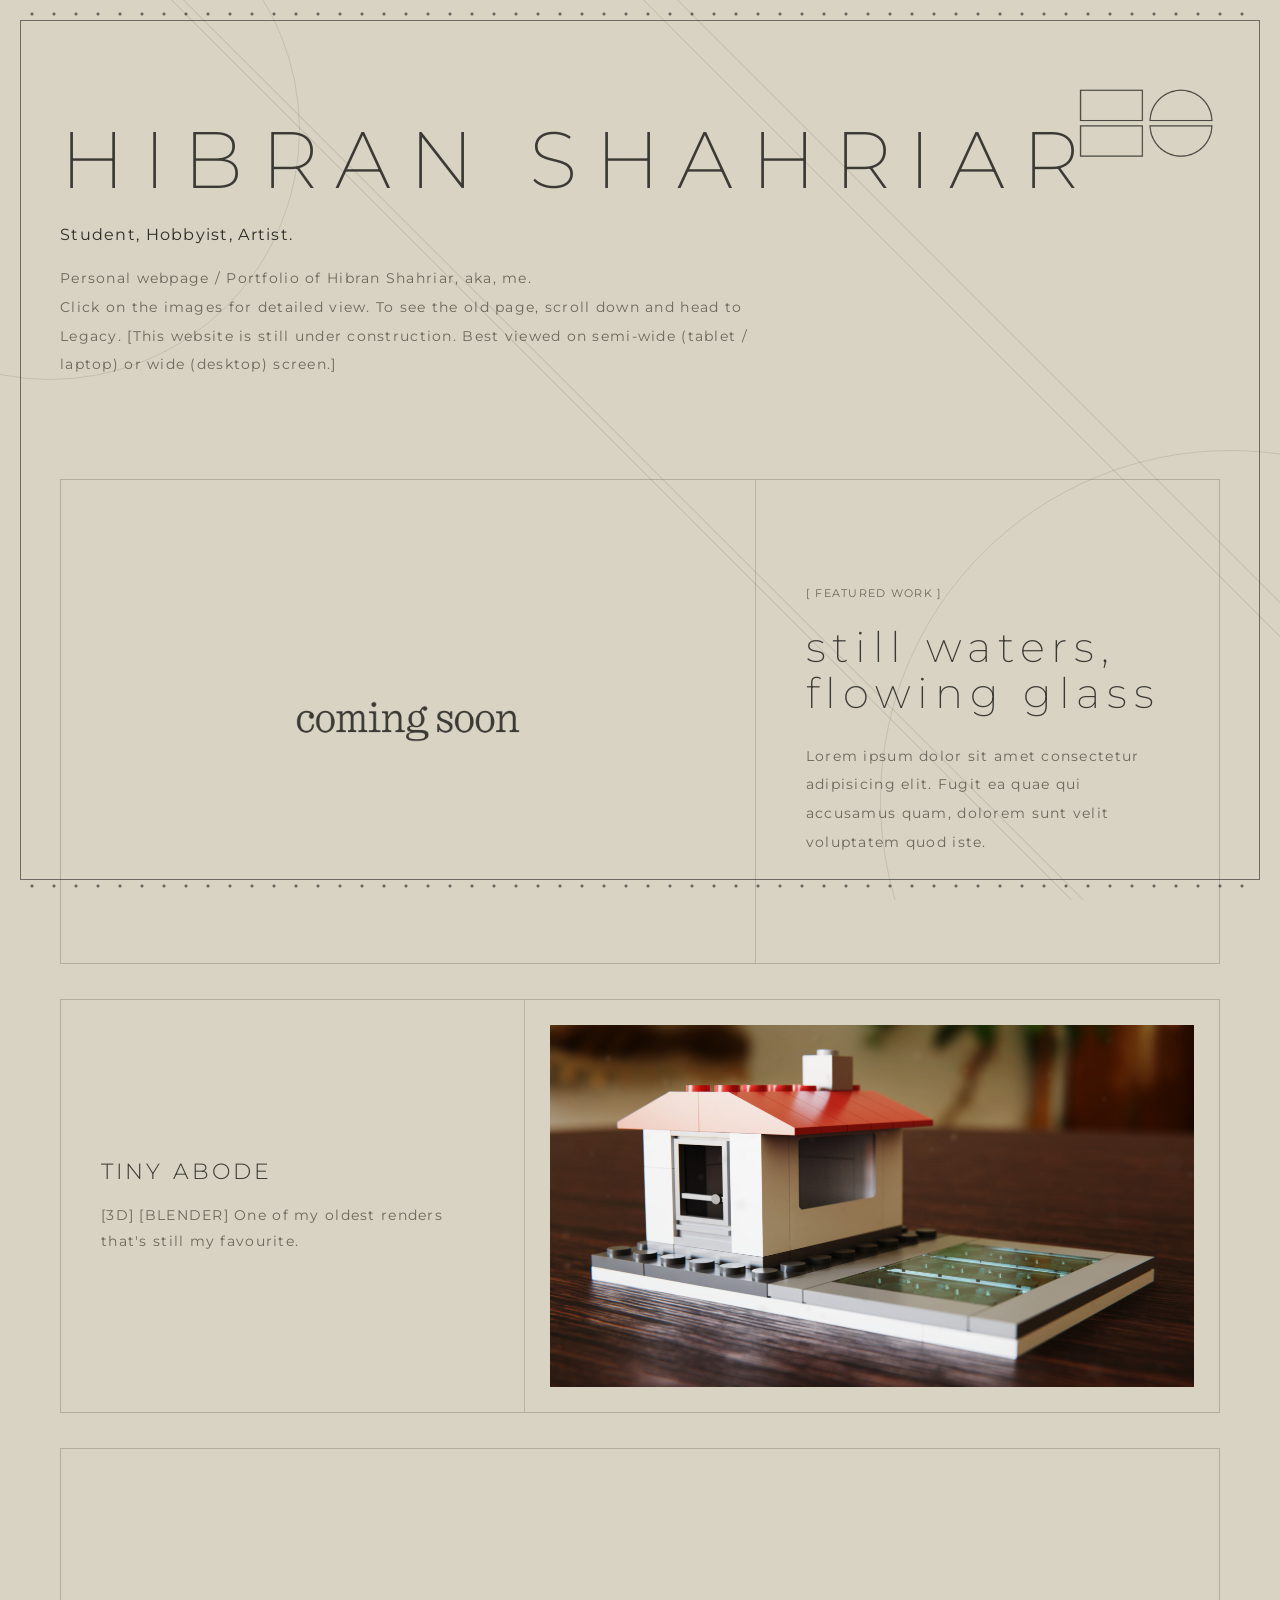
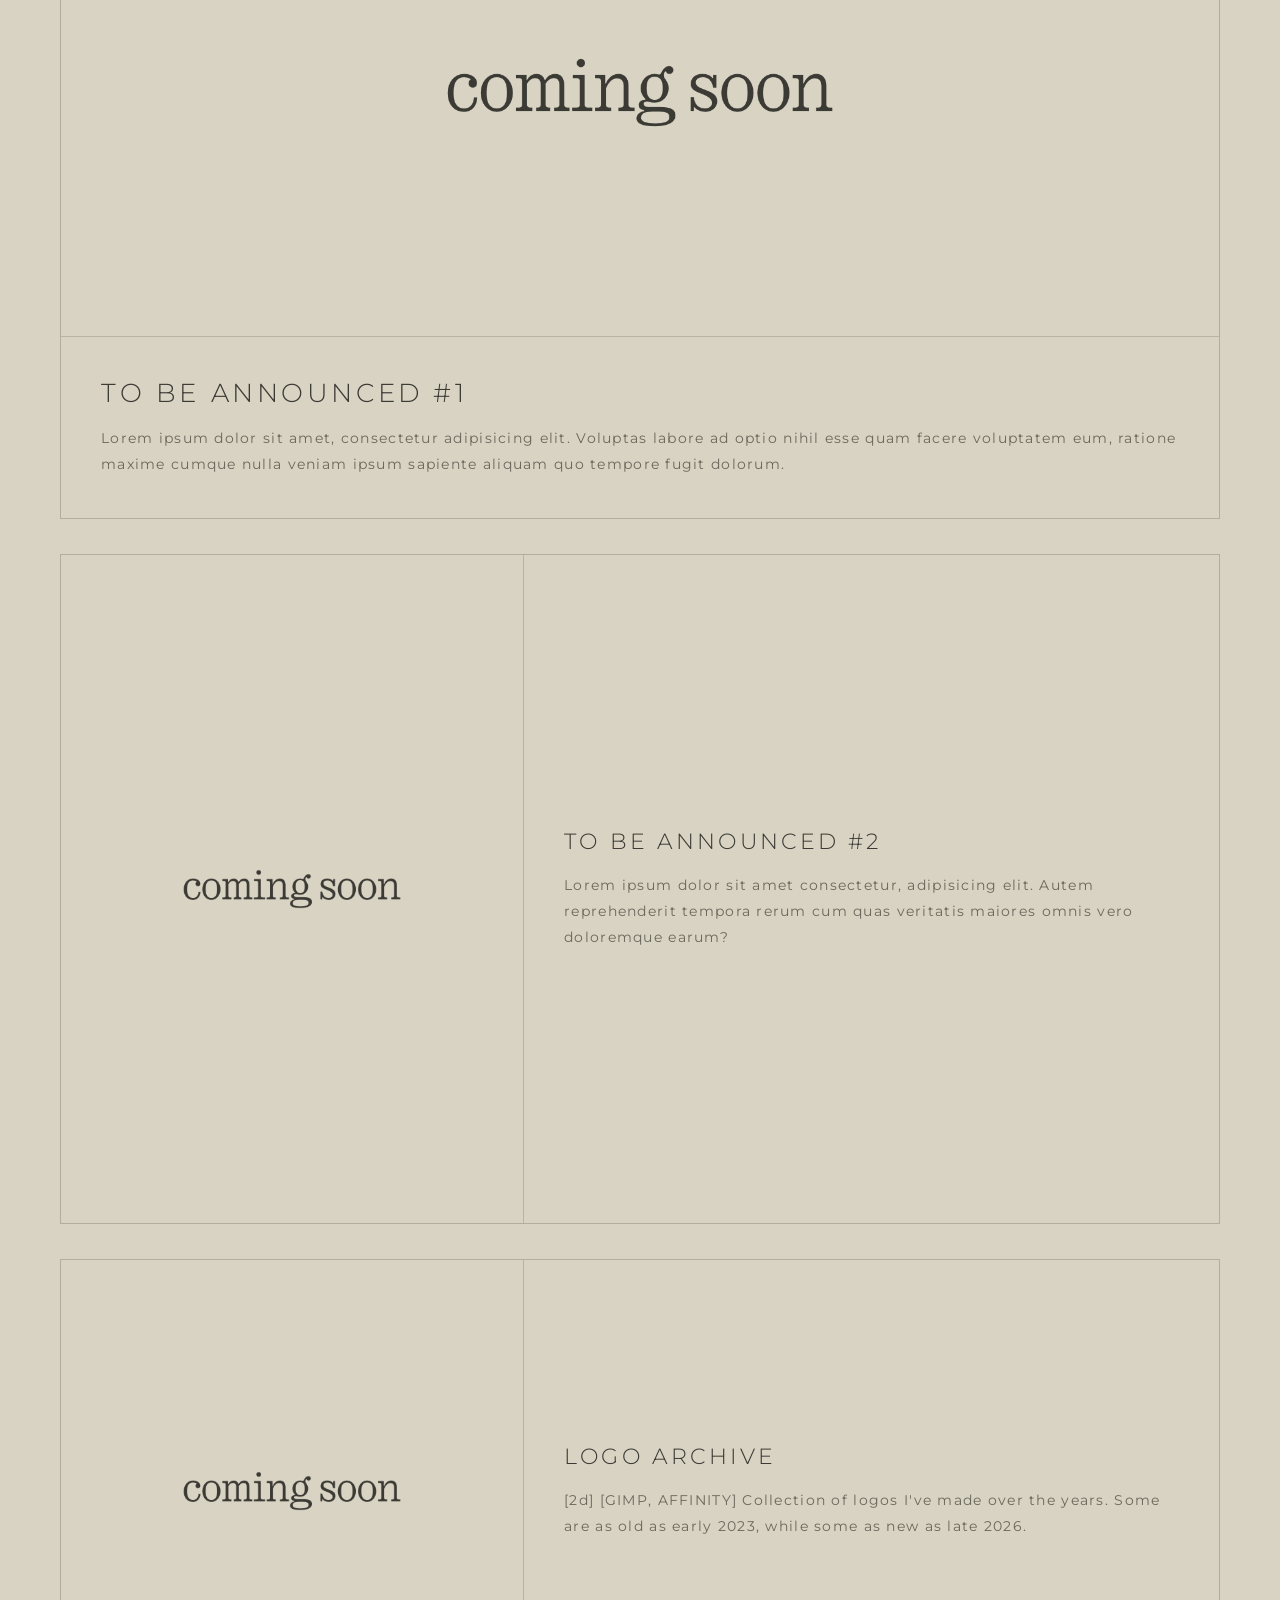
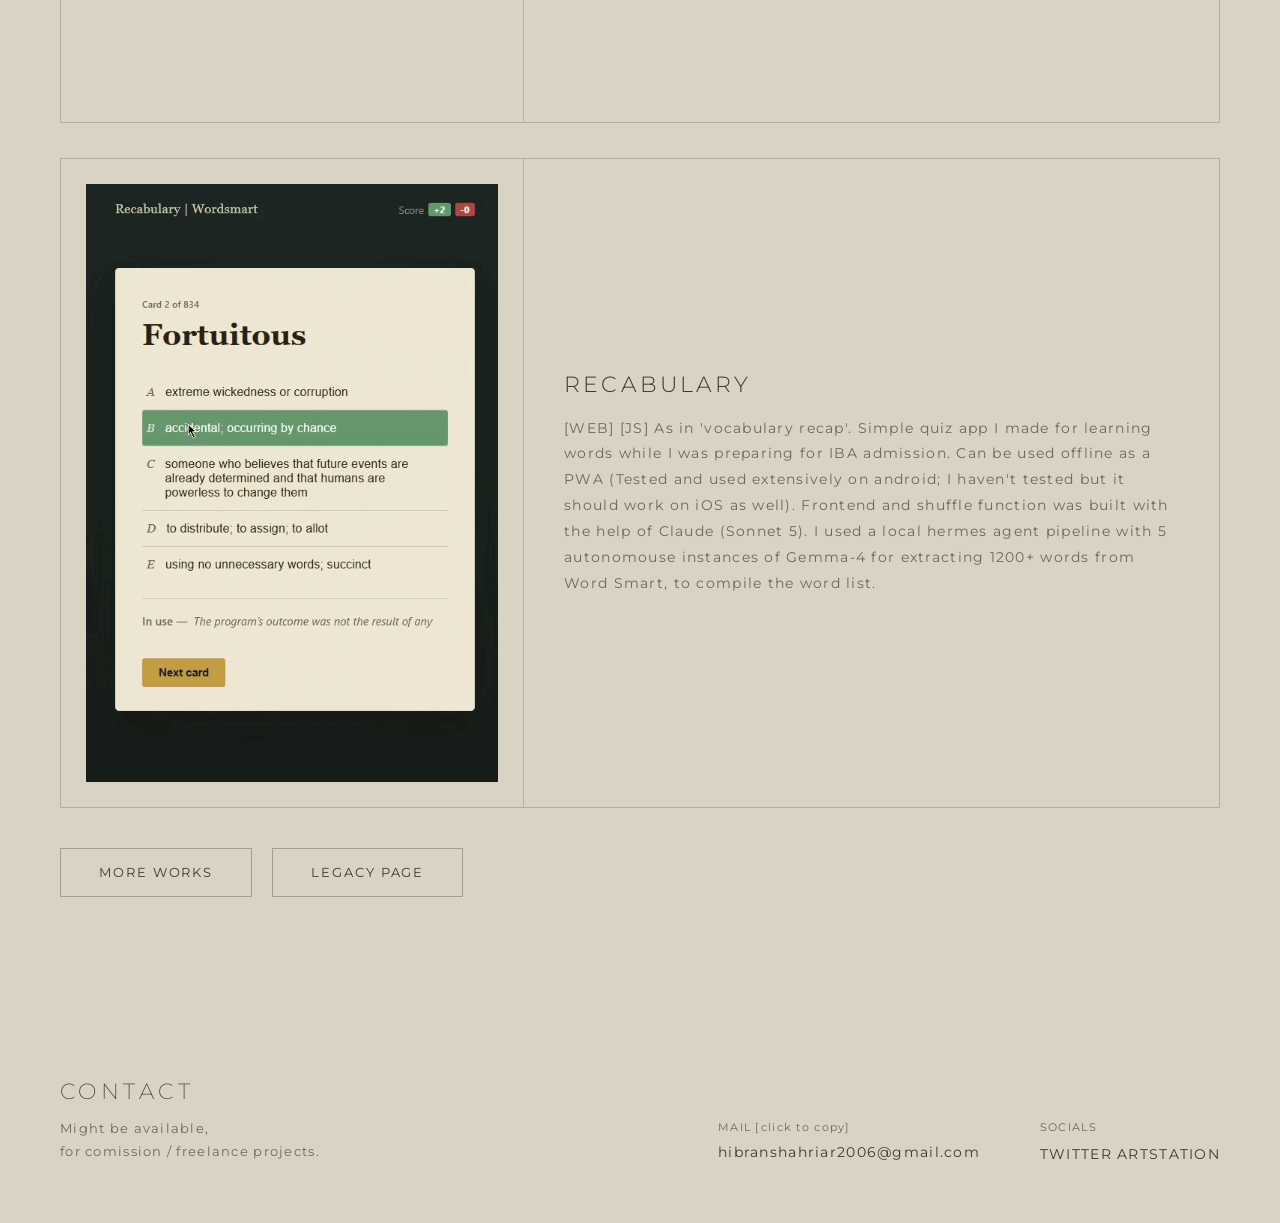
<file: index.html>
<!DOCTYPE html>
<html lang="en">
<head>
<meta charset="UTF-8" />
<meta name="viewport" content="width=device-width, initial-scale=1.0" />
<meta name="description" content="Personal webpage/portfolio of Hibran Shahriar">

<title>Hibran Shahriar</title>

<script type="application/ld+json">
{
  "@context": "https://schema.org",
  "@type": "Person",
  "name": "Hibran Shahriar",
  "url": "https://hibranshahriar.github.io/",
  "jobTitle": "Artist",
  "sameAs": [
    "https://github.com/hibranshahriar",
    "https://www.artstation.com/epycxt",
    "https://x.com/EpycXt",
    "https://www.facebook.com/hibran.shahriar/"
  ],
  "knowsAbout": ["3D Rendering", "Art", "Web Development"]
}
</script>

<link rel="preconnect" href="https://fonts.googleapis.com">
<link rel="preconnect" href="https://fonts.gstatic.com" crossorigin>

<link href="https://fonts.googleapis.com/css2?family=Montserrat:wght@200;300;400&display=swap" rel="stylesheet">
<link rel="icon" type="image/png" href="favicon.png">

<style>

:root{
    --bg: #d8d3c2;
    --text: #3b3a35;
    --muted: #6b685d;
    --line: rgba(50,50,45,0.12);
    --dark: #2d2c28;
}

*{
    margin:0;
    padding:0;
    box-sizing:border-box;
}

body{
    background: var(--bg);
    color: var(--text);
    font-family: "Montserrat", sans-serif;
    overflow-x:hidden;
    min-height:100vh;
    letter-spacing:0.08em;
    position:relative;
}

/* PAPER TEXTURE */

body::before{
    content:"";
    position:fixed;
    inset:0;
    opacity:0.08;
    pointer-events:none;

    background-image:
        repeating-linear-gradient(
            0deg,
            rgba(0,0,0,0.04) 0px,
            rgba(0,0,0,0.04) 1px,
            transparent 1px,
            transparent 3px
        ),
        repeating-linear-gradient(
            90deg,
            rgba(0,0,0,0.02) 0px,
            rgba(0,0,0,0.02) 1px,
            transparent 1px,
            transparent 4px
        );
}

/* TECHNICAL OVERLAY */

.overlay{
    position:fixed;
    inset:0;
    pointer-events:none;
    overflow:hidden;
}

.diagonal{
    position:absolute;
    width:200%;
    height:1px;
    background:var(--line);
    transform:rotate(45deg);
}

.d1{ top:10%; left:-40%; }
.d2{ top:28%; left:-30%; }
.d3{ top:52%; left:-50%; }
.d4{ top:72%; left:-35%; }

.circle{
    position:absolute;
    border:1px solid var(--line);
    border-radius:50%;
}

.c1{
    width:700px;
    height:700px;
    right:-300px;
    bottom:-250px;
}

.c2{
    width:500px;
    height:500px;
    left:-200px;
    top:-120px;
}

/* FRAME */

.frame{
    position:fixed;
    inset:20px;
    border:1px solid rgba(20,20,20,0.55);
    pointer-events:none;
}

.frame::before,
.frame::after{
    content:"";
    position:absolute;
    left:0;
    width:100%;
    height:10px;

    background-image:
    radial-gradient(circle, rgba(30,30,30,0.6) 1px, transparent 2px);
    background-size:22px 10px;
}

.frame::before{
    top:-12px;
}

.frame::after{
    bottom:-12px;
}

/* MAIN */

main{
    width:min(1400px, calc(100% - 120px));
    margin:0 auto;
    padding-top:120px;
    padding-bottom:180px;
}

/* HERO */

.hero{
    margin-bottom:100px;
}

.hero-title{
    font-size:5rem;
    font-weight:200;
    letter-spacing:0.22em;
    line-height:1;
    margin-bottom:25px;
}

.hero-oneliner{
    font-size:1rem;
    color:var(--dark);
    margin-bottom:20px;
}

.hero-description{
    max-width:700px;
    color:var(--muted);
    line-height:2;
    font-size:0.9rem;
}

/* WORKS */

.works{
    display:flex;
    flex-direction:column;
    gap:35px;
}

/* FEATURED CARD */

.featured-card{
    display:grid;
    grid-template-columns:60% 40%;
    border:1px solid rgba(0,0,0,0.18);
    min-height:420px;
}

.featured-image{
    display:flex;
    justify-content:center;
    align-items:center;
    padding:30px;
    border-right:1px solid rgba(0,0,0,0.15);
    min-width:0;
}

.featured-image a{
    width:100%;
    height:100%;
    display:flex;
    justify-content:center;
    align-items:center;
}

.featured-image img{
    max-width:100%;
    max-height:100%;
    object-fit:contain;
    display:block;
}

.featured-content{
    padding:50px;
    display:flex;
    flex-direction:column;
    justify-content:center;
    min-width:0;
}

.featured-label{
    font-size:0.7rem;
    color:var(--muted);
    margin-bottom:25px;
}

.featured-title{
    font-size:2.6rem;
    font-weight:200;
    letter-spacing:0.16em;
    line-height:1.1;
    margin-bottom:25px;
    overflow-wrap:break-word;
}

.featured-description{
    color:var(--muted);
    line-height:2;
    font-size:0.9rem;
}

/* SMALL WORKS */

.work-card{
    display:grid;
    grid-template-columns:40% 60%;
    border:1px solid rgba(0,0,0,0.18);
    min-height:240px;
}

.work-image{
    padding:25px;
    border-right:1px solid rgba(0,0,0,0.15);

    display:flex;
    justify-content:center;
    align-items:center;
    min-width:0;
}

.work-image a{
    width:100%;
    height:100%;
    display:flex;
    justify-content:center;
    align-items:center;
}

.work-image img{
    max-width:100%;
    max-height:100%;
    object-fit:contain;
    display:block;
}

.work-content{
    padding:40px;
    display:flex;
    flex-direction:column;
    justify-content:center;
    min-width:0;
}

.work-title{
    font-size:1.4rem;
    font-weight:300;
    letter-spacing:0.14em;
    margin-bottom:18px;
    overflow-wrap:break-word;
}

.work-description{
    color:var(--muted);
    line-height:1.9;
    font-size:0.85rem;
}

/* BUTTONS */

.button-row{
    margin-top:40px;
    display:flex;
    gap:20px;
}

.ui-button{
    background:none;
    border:1px solid rgba(0,0,0,0.25);
    color:var(--text);

    padding:16px 38px;

    font-family:inherit;
    font-size:0.8rem;
    letter-spacing:0.15em;

    cursor:pointer;
    transition:0.25s;
}

.ui-button:hover{
    background:rgba(0,0,0,0.08);
}

/* FOOTER */

footer{
    width:min(1400px, calc(100% - 120px));
    margin:0 auto;

    padding-bottom:60px;

    display:flex;
    justify-content:space-between;
    align-items:flex-end;
}

.footer-left h2{
    font-size:1.4rem;
    font-weight:200;
    letter-spacing:0.2em;
    margin-bottom:12px;
}

.footer-left p{
    color:var(--muted);
    line-height:1.8;
    font-size:0.8rem;
}

.footer-right{
    display:flex;
    gap:60px;
}

.footer-block span{
    display:block;
    margin-bottom:10px;
    color:var(--muted);
    font-size:0.7rem;
}

.footer-block a,
.footer-block p{
    font-size:0.85rem;
    color:var(--text);
    text-decoration:none;
}

/* RESPONSIVE */

@media(max-width:1000px){

    .featured-card,
    .work-card{
        grid-template-columns:1fr;
    }

    .featured-image,
    .work-image{
        border-right:none;
        border-bottom:1px solid rgba(0,0,0,0.15);
    }

    .hero-title{
        font-size:3rem;
    }
}

/* Featured title is 2.6rem with wide letter-spacing, so a single long
   word (e.g. "ANNOUNCED") needs more width than the 40% content column
   has between roughly 1001px and 1200px viewport width. Step it down
   just in that range so it wraps cleanly instead of forcing the column
   wider than the card. */
@media(min-width:1001px) and (max-width:1200px){
    .featured-title{
        font-size:1.9rem;
    }
}

@media(max-width:480px){
    .featured-title{
        font-size:1.4rem;
    }
}

@media(max-width:700px){

    main,
    footer{
        width:calc(100% - 50px);
    }

    .hero-title{
        font-size:2.3rem;
    }

    .button-row{
        flex-direction:column;
    }

    footer{
        flex-direction:column;
        align-items:flex-start;
        gap:40px;
    }

    .footer-right{
        flex-direction:column;
        gap:25px;
    }
}

.top-logo{
    position:fixed;
    top:48px;
    right:60px;

    width:150px;
    height:150px;

    display:flex;
    justify-content:center;
    align-items:center;

    z-index:50;
}

.top-logo img{
    width:100%;
    height:100%;
    object-fit:contain;

    opacity:0.9;
}


/* RESPONSIVE */

@media(max-width:700px){

    .top-logo{
        top:35px;
        right:25px;

        width:34px;
        height:34px;
    }

}

.ui-button{
    display:inline-flex;
    justify-content:center;
    align-items:center;

    text-decoration:none;
}

.work-card.reverse .work-image{
    order:2;
    border-right:none;
    border-left:1px solid rgba(0,0,0,0.15);
}

.work-card.reverse .work-content{
    order:1;
}

/* On mobile the card stacks into a single column. Without this, the
   unconditional order/border rules above (needed for the desktop
   side-by-side reverse layout) would carry over and put the text
   above the image, with a stray left border, on every reverse card. */
@media(max-width:1000px){
    .work-card.reverse .work-image{
        order:0;
        border-left:none;
        border-right:none;
        border-bottom:1px solid rgba(0,0,0,0.15);
    }

    .work-card.reverse .work-content{
        order:0;
    }
}

.vertical-work-card{
    border:1px solid rgba(0,0,0,0.18);

    display:flex;
    flex-direction:column;

    min-height:500px;
}

.vertical-work-image{
    width:100%;

    padding:30px;

    border-bottom:1px solid rgba(0,0,0,0.15);

    display:flex;
    justify-content:center;
    align-items:center;
}

.vertical-work-image a{
    width:100%;

    display:flex;
    justify-content:center;
    align-items:center;
}

.vertical-work-image img{
    width:100%;
    height:auto;

    display:block;

    object-fit:contain;
}

.vertical-work-content{
    padding:40px;
}

.vertical-work-title{
    font-size:1.6rem;
    font-weight:300;
    letter-spacing:0.14em;

    margin-bottom:18px;
    overflow-wrap:break-word;
}

.vertical-work-description{
    color:var(--muted);

    line-height:1.9;

    font-size:0.85rem;
}

.copy-email{
    cursor:pointer;
    transition:color 0.25s;
}

.copy-email:hover{
    color:var(--dark);
}

.copy-email.copied{
    color:#a87d2f;
}

</style>
</head>

<body>

<div class="overlay">
    <div class="diagonal d1"></div>
    <div class="diagonal d2"></div>
    <div class="diagonal d3"></div>
    <div class="diagonal d4"></div>

    <div class="circle c1"></div>
    <div class="circle c2"></div>
</div>

<div class="frame"></div>

<div class="top-logo">
    <img src="logo_s.png" alt="Logo">
</div>

<main>

    <section class="hero">

        <h1 class="hero-title">
            HIBRAN SHAHRIAR
        </h1>

        <p class="hero-oneliner">
            Student, Hobbyist, Artist.
        </p>

        <p class="hero-description">
            Personal webpage / Portfolio of Hibran Shahriar, aka, me.<br>Click on the images for detailed view. To see the old page, scroll down and head to Legacy.
            [This website is still under construction. Best viewed on semi-wide (tablet / laptop) or wide (desktop) screen.]
        </p>

    </section>

    <section class="works">

        <article class="featured-card">

            <div class="featured-image">
                <a href="#">
                    <img src="tba_h.png">
                </a>
            </div>

            <div class="featured-content">

                <div class="featured-label">
                    [ FEATURED WORK ]
                </div>

                <h2 class="featured-title">
                    still waters,<br>
                    flowing glass
                </h2>

                <p class="featured-description">
                    Lorem ipsum dolor sit amet consectetur adipisicing elit. Fugit ea quae qui accusamus quam, dolorem sunt velit voluptatem quod iste.
                </p>

            </div>

        </article>

        <article class="work-card reverse">
            <div class="work-image">
                <a href="https://www.artstation.com/artwork/PoAOP1" target="_blank">
                    <img src="./assets/tiny_abode.jpg">
                </a>
            </div>

            <div class="work-content">

                <h3 class="work-title">
                    TINY ABODE
                </h3>

                <p class="work-description">
                    [3D] [BLENDER] One of my oldest renders that's still my favourite.
                </p>

            </div>
        </article>

        <article class="vertical-work-card">

            <div class="vertical-work-image">
                <a href="#">
                    <img src="tba_w.png" alt="">
                </a>
            </div>

            <div class="vertical-work-content">

                <h3 class="vertical-work-title">
                    TO BE ANNOUNCED #1
                </h3>

                <p class="vertical-work-description">
                    Lorem ipsum dolor sit amet, consectetur adipisicing elit. Voluptas labore ad optio nihil esse quam facere voluptatem eum, ratione maxime cumque nulla veniam ipsum sapiente aliquam quo tempore fugit dolorum.
                </p>

            </div>

        </article>

        <article class="work-card">

            <div class="work-image">
                <a href="#">
                    <img src="tba_p.png">
                </a>
            </div>

            <div class="work-content">

                <h3 class="work-title">
                    TO BE ANNOUNCED #2
                </h3>

                <p class="work-description">
                    Lorem ipsum dolor sit amet consectetur, adipisicing elit. Autem reprehenderit tempora rerum cum quas veritatis maiores omnis vero doloremque earum?
                </p>

            </div>

        </article>

        <article class="work-card">

            <div class="work-image">
                <a href="./logos/">
                    <img src="tba_s.png">
                </a>
            </div>

            <div class="work-content">

                <h3 class="work-title">
                    LOGO ARCHIVE
                </h3>

                <p class="work-description">
                    [2d] [GIMP, AFFINITY] Collection of logos I've made over the years. Some are as old as early 2023, while some as new as late 2026.
                </p>

            </div>

        </article>

        <article class="work-card">

            <div class="work-image">
                <a href="https://hibranshahriar.github.io/recabulary/" target="_blank">
                    <img src="./assets/rb_play.gif">
                </a>
            </div>

            <div class="work-content">

                <h3 class="work-title">
                    RECABULARY
                </h3>

                <p class="work-description">
                    [WEB] [JS] As in 'vocabulary recap'. Simple quiz app I made for learning words while I was preparing for IBA admission.
                    Can be used offline as a PWA (Tested and used extensively on android; I haven't tested but it should work on iOS as well).
                    Frontend and shuffle function was built with the help of Claude (Sonnet 5).
                    I used a local hermes agent pipeline with 5 autonomouse instances of Gemma-4 for extracting 1200+ words from Word Smart, to compile the word list. 
            </div>

        </article>

    </section>

    <div class="button-row">

        <a href="./more/" class="ui-button">
            MORE WORKS
        </a>

        <a href="./legacy/" class="ui-button" target="_blank">
            LEGACY PAGE
        </a>

    </div>

</main>

<footer>

    <div class="footer-left">

        <h2>
            CONTACT
        </h2>

        <p>
            Might be available,<br>
            for comission / freelance projects.
        </p>

    </div>

    <div class="footer-right">

        <div class="footer-block">
            <span>MAIL [click to copy]</span>
            <p class="copy-email" data-email="hibranshahriar2006@gmail.com" tabindex="0" role="button" title="Click to copy">hibranshahriar2006@gmail.com</p>
        </div>

        <div class="footer-block">
            <span>SOCIALS</span>
            <a href="https://x.com/EpycXt" target="_blank">TWITTER</a>
            <a href="https://www.artstation.com/epycxt" target="_blank">ARTSTATION</a>
        </div>

    </div>

</footer>

<script>
function copyEmail(el){
    const email = el.dataset.email;

    function showCopied(){
        el.textContent = "[copied]";
        el.classList.add("copied");
        clearTimeout(el._copyTimeout);
        el._copyTimeout = setTimeout(() => {
            el.textContent = email;
            el.classList.remove("copied");
        }, 1500);
    }

    if (navigator.clipboard && navigator.clipboard.writeText){
        navigator.clipboard.writeText(email).then(showCopied).catch(() => fallbackCopy(email, showCopied));
    } else {
        fallbackCopy(email, showCopied);
    }
}

function fallbackCopy(text, done){
    const temp = document.createElement("textarea");
    temp.value = text;
    temp.style.position = "fixed";
    temp.style.opacity = "0";
    document.body.appendChild(temp);
    temp.select();
    try { document.execCommand("copy"); done(); } catch (e) {}
    document.body.removeChild(temp);
}

document.querySelectorAll(".copy-email").forEach(el => {
    el.addEventListener("click", () => copyEmail(el));
    el.addEventListener("keydown", e => {
        if (e.key === "Enter" || e.key === " "){
            e.preventDefault();
            copyEmail(el);
        }
    });
});
</script>

</body>
</html>
</file>
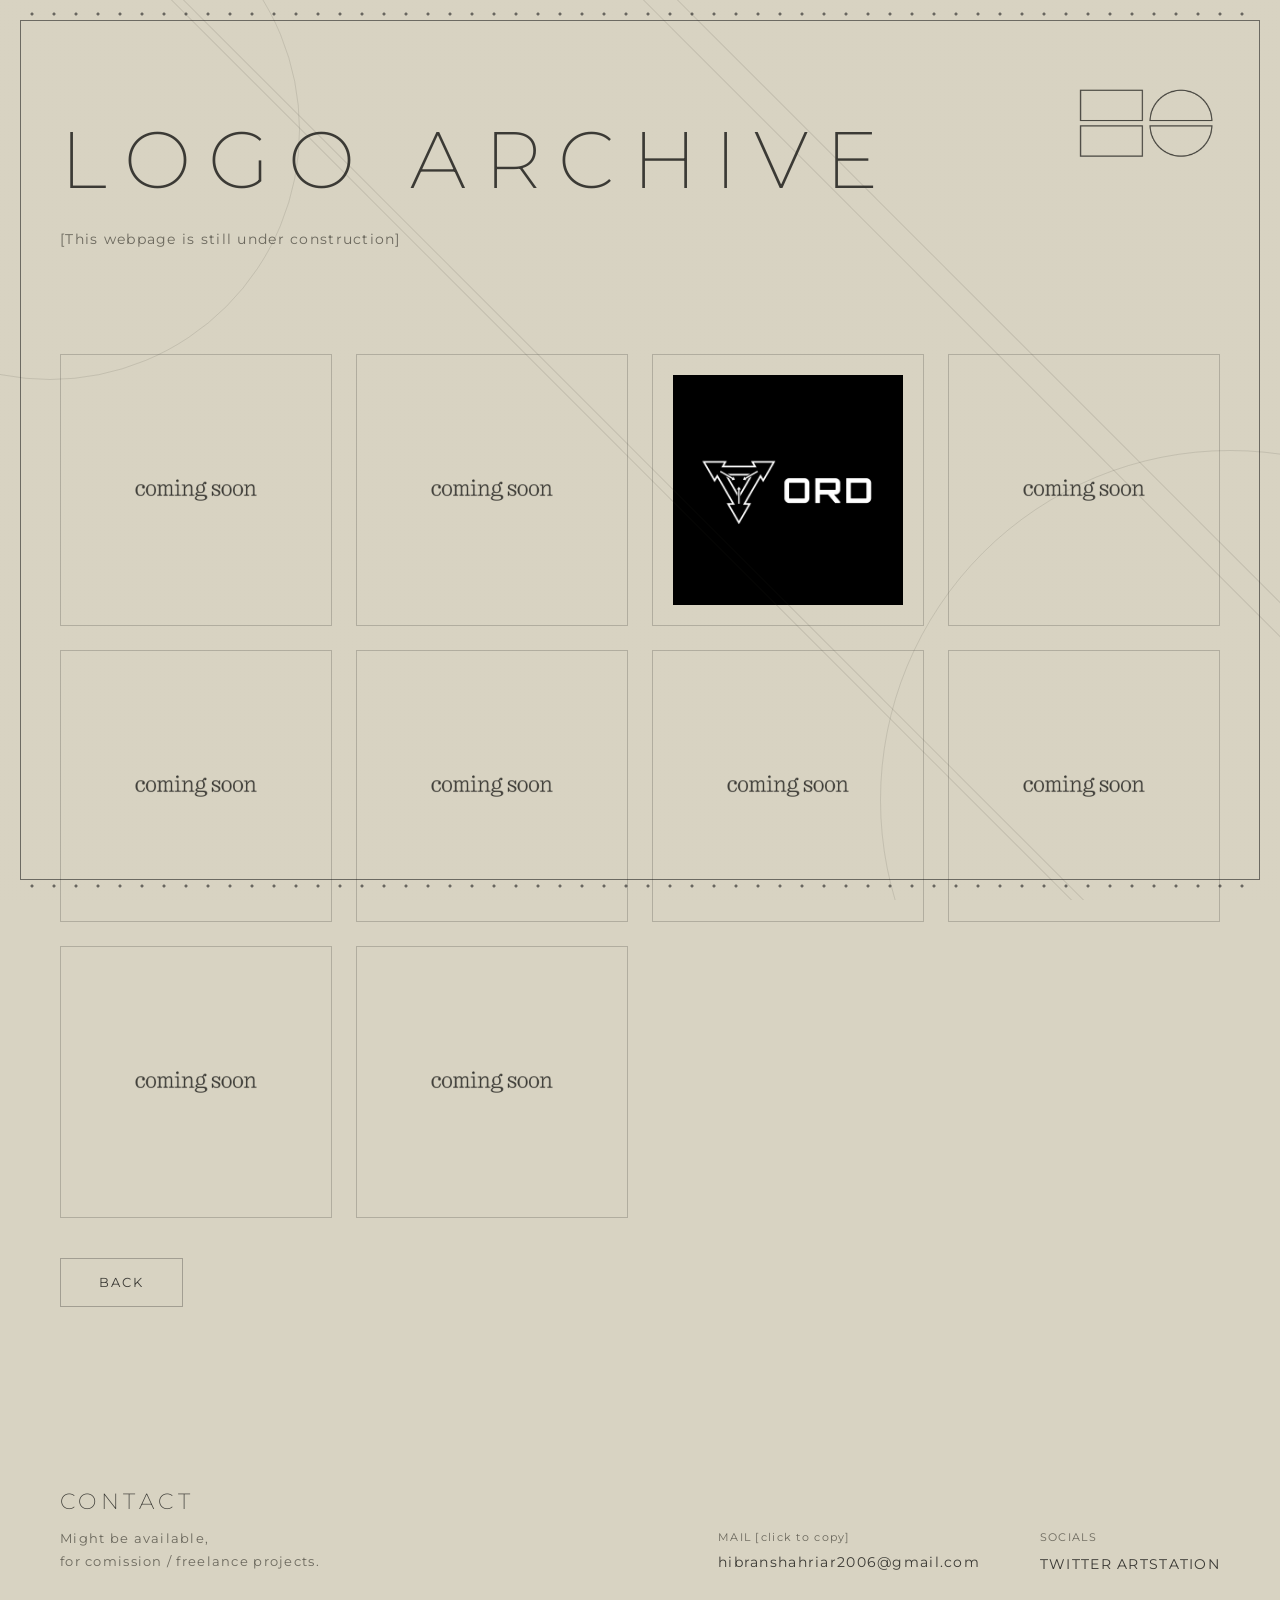
<file: logos/index.html>
<!DOCTYPE html>
<html lang="en">
<head>
<meta charset="UTF-8" />
<meta name="viewport" content="width=device-width, initial-scale=1.0" />

<title>Hibran Shahriar</title>

<link rel="preconnect" href="https://fonts.googleapis.com">
<link rel="preconnect" href="https://fonts.gstatic.com" crossorigin>

<link href="https://fonts.googleapis.com/css2?family=Montserrat:wght@200;300;400&display=swap" rel="stylesheet">
<link rel="icon" type="image/png" href="favicon.png">

<style>

:root{
    --bg: #d8d3c2;
    --text: #3b3a35;
    --muted: #6b685d;
    --line: rgba(50,50,45,0.12);
    --dark: #2d2c28;
}

*{
    margin:0;
    padding:0;
    box-sizing:border-box;
}

body{
    background: var(--bg);
    color: var(--text);
    font-family: "Montserrat", sans-serif;
    overflow-x:hidden;
    min-height:100vh;
    letter-spacing:0.08em;
    position:relative;
}

/* PAPER TEXTURE */

body::before{
    content:"";
    position:fixed;
    inset:0;
    opacity:0.08;
    pointer-events:none;

    background-image:
        repeating-linear-gradient(
            0deg,
            rgba(0,0,0,0.04) 0px,
            rgba(0,0,0,0.04) 1px,
            transparent 1px,
            transparent 3px
        ),
        repeating-linear-gradient(
            90deg,
            rgba(0,0,0,0.02) 0px,
            rgba(0,0,0,0.02) 1px,
            transparent 1px,
            transparent 4px
        );
}

/* TECHNICAL OVERLAY */

.overlay{
    position:fixed;
    inset:0;
    pointer-events:none;
    overflow:hidden;
}

.diagonal{
    position:absolute;
    width:200%;
    height:1px;
    background:var(--line);
    transform:rotate(45deg);
}

.d1{ top:10%; left:-40%; }
.d2{ top:28%; left:-30%; }
.d3{ top:52%; left:-50%; }
.d4{ top:72%; left:-35%; }

.circle{
    position:absolute;
    border:1px solid var(--line);
    border-radius:50%;
}

.c1{
    width:700px;
    height:700px;
    right:-300px;
    bottom:-250px;
}

.c2{
    width:500px;
    height:500px;
    left:-200px;
    top:-120px;
}

/* FRAME */

.frame{
    position:fixed;
    inset:20px;
    border:1px solid rgba(20,20,20,0.55);
    pointer-events:none;
}

.frame::before,
.frame::after{
    content:"";
    position:absolute;
    left:0;
    width:100%;
    height:10px;

    background-image:
    radial-gradient(circle, rgba(30,30,30,0.6) 1px, transparent 2px);

    background-size:22px 10px;
}

.frame::before{
    top:-12px;
}

.frame::after{
    bottom:-12px;
}

/* MAIN */

main{
    width:min(1400px, calc(100% - 120px));
    margin:0 auto;
    padding-top:120px;
    padding-bottom:180px;
}

/* HERO */

.hero{
    margin-bottom:100px;
}

.hero-title{
    font-size:5rem;
    font-weight:200;
    letter-spacing:0.22em;
    line-height:1;
    margin-bottom:25px;
}

.hero-oneliner{
    font-size:1rem;
    color:var(--dark);
    margin-bottom:20px;
}

.hero-description{
    max-width:700px;
    color:var(--muted);
    line-height:2;
    font-size:0.9rem;
}

/* WORKS */

/* LOGO GRID — square images only, 2-5 per row depending on width */

.logo-grid{
    display:grid;
    grid-template-columns:repeat(auto-fit, minmax(230px, 1fr));
    gap:24px;
}

.logo-card{
    aspect-ratio:1 / 1;
    border:1px solid rgba(0,0,0,0.18);
    display:flex;
    justify-content:center;
    align-items:center;
    padding:20px;
    min-width:0;
}

.logo-card a{
    width:100%;
    height:100%;
    display:flex;
    justify-content:center;
    align-items:center;
}

.logo-card img{
    max-width:100%;
    max-height:100%;
    object-fit:contain;
    display:block;
}

/* below this, auto-fit would drop to a single column — hold the floor at 2 */
@media(max-width:540px){
    .logo-grid{
        grid-template-columns:repeat(2, 1fr);
    }
}

/* BUTTONS */

.button-row{
    margin-top:40px;
    display:flex;
    gap:20px;
}

.ui-button{
    background:none;
    border:1px solid rgba(0,0,0,0.25);
    color:var(--text);

    padding:16px 38px;

    font-family:inherit;
    font-size:0.8rem;
    letter-spacing:0.15em;

    cursor:pointer;
    transition:0.25s;
}

.ui-button:hover{
    background:rgba(0,0,0,0.08);
}

/* FOOTER */

footer{
    width:min(1400px, calc(100% - 120px));
    margin:0 auto;

    padding-bottom:60px;

    display:flex;
    justify-content:space-between;
    align-items:flex-end;
}

.footer-left h2{
    font-size:1.4rem;
    font-weight:200;
    letter-spacing:0.2em;
    margin-bottom:12px;
}

.footer-left p{
    color:var(--muted);
    line-height:1.8;
    font-size:0.8rem;
}

.footer-right{
    display:flex;
    gap:60px;
}

.footer-block span{
    display:block;
    margin-bottom:10px;
    color:var(--muted);
    font-size:0.7rem;
}

.footer-block a,
.footer-block p{
    font-size:0.85rem;
    color:var(--text);
    text-decoration:none;
}

/* RESPONSIVE */

@media(max-width:1000px){

    .hero-title{
        font-size:3rem;
    }
}

@media(max-width:700px){

    main,
    footer{
        width:calc(100% - 50px);
    }

    .hero-title{
        font-size:2.3rem;
    }

    .button-row{
        flex-direction:column;
    }

    footer{
        flex-direction:column;
        align-items:flex-start;
        gap:40px;
    }

    .footer-right{
        flex-direction:column;
        gap:25px;
    }
}

.top-logo{
    position:fixed;
    top:48px;
    right:60px;

    width:150px;
    height:150px;

    display:flex;
    justify-content:center;
    align-items:center;

    z-index:50;
}

.top-logo img{
    width:100%;
    height:100%;
    object-fit:contain;

    opacity:0.9;
}


/* RESPONSIVE */

@media(max-width:700px){

    .top-logo{
        top:35px;
        right:25px;

        width:34px;
        height:34px;
    }

}

.ui-button{
    display:inline-flex;
    justify-content:center;
    align-items:center;

    text-decoration:none;
}

.copy-email{
    cursor:pointer;
    transition:color 0.25s;
}

.copy-email:hover{
    color:var(--dark);
}

.copy-email.copied{
    color:#a87d2f;
}

</style>
</head>

<body>

<div class="overlay">
    <div class="diagonal d1"></div>
    <div class="diagonal d2"></div>
    <div class="diagonal d3"></div>
    <div class="diagonal d4"></div>

    <div class="circle c1"></div>
    <div class="circle c2"></div>
</div>

<div class="frame"></div>

<div class="top-logo">
    <img src="logo_s.png" alt="Logo">
</div>

<main>

    <section class="hero">

        <h1 class="hero-title">
            LOGO ARCHIVE
        </h1>

        <p class="hero-description">
            [This webpage is still under construction]
        </p>

    </section>

    <section class="works">

        <!-- Each .logo-card holds one square logo image. Add or remove
             cards freely -- the grid reflows on its own (2 to 5 per row
             depending on window width). Swap the placeholder tba_s.png
             src/alt for your actual logo files. -->

        <div class="logo-grid">

        <div class="logo-card">
            <a href="tba_s.png">
                <img src="tba_s.png" alt="Logo 1">
            </a>
        </div>

        <div class="logo-card">
            <a href="tba_s.png">
                <img src="tba_s.png" alt="Logo 2">
            </a>
        </div>

        <div class="logo-card">
            <a href="#">
                <img src="./content/ord.png" alt="Logo 3">
            </a>
        </div>

        <div class="logo-card">
            <a href="tba_s.png">
                <img src="tba_s.png" alt="Logo 4">
            </a>
        </div>

        <div class="logo-card">
            <a href="tba_s.png">
                <img src="tba_s.png" alt="Logo 5">
            </a>
        </div>

        <div class="logo-card">
            <a href="tba_s.png">
                <img src="tba_s.png" alt="Logo 6">
            </a>
        </div>

        <div class="logo-card">
            <a href="tba_s.png">
                <img src="tba_s.png" alt="Logo 7">
            </a>
        </div>

        <div class="logo-card">
            <a href="tba_s.png">
                <img src="tba_s.png" alt="Logo 8">
            </a>
        </div>

        <div class="logo-card">
            <a href="tba_s.png">
                <img src="tba_s.png" alt="Logo 9">
            </a>
        </div>

        <div class="logo-card">
            <a href="tba_s.png">
                <img src="tba_s.png" alt="Logo 10">
            </a>
        </div>
        </div>

    </section>

    <div class="button-row">

        <a href="https://hibranshahriar.github.io/" class="ui-button">
            BACK
        </a>

    </div>

</main>

<footer>

    <div class="footer-left">

        <h2>
            CONTACT
        </h2>

        <p>
            Might be available,<br>
            for comission / freelance projects.
        </p>

    </div>

    <div class="footer-right">

        <div class="footer-block">
            <span>MAIL [click to copy]</span>
            <p class="copy-email" data-email="hibranshahriar2006@gmail.com" tabindex="0" role="button" title="Click to copy">hibranshahriar2006@gmail.com</p>
        </div>

        <div class="footer-block">
            <span>SOCIALS</span>
            <a href="https://x.com/EpycXt" target="_blank">TWITTER</a>
            <a href="https://www.artstation.com/epycxt" target="_blank">ARTSTATION</a>
        </div>

    </div>

</footer>

<script>
function copyEmail(el){
    const email = el.dataset.email;

    function showCopied(){
        el.textContent = "[copied]";
        el.classList.add("copied");
        clearTimeout(el._copyTimeout);
        el._copyTimeout = setTimeout(() => {
            el.textContent = email;
            el.classList.remove("copied");
        }, 1500);
    }

    if (navigator.clipboard && navigator.clipboard.writeText){
        navigator.clipboard.writeText(email).then(showCopied).catch(() => fallbackCopy(email, showCopied));
    } else {
        fallbackCopy(email, showCopied);
    }
}

function fallbackCopy(text, done){
    const temp = document.createElement("textarea");
    temp.value = text;
    temp.style.position = "fixed";
    temp.style.opacity = "0";
    document.body.appendChild(temp);
    temp.select();
    try { document.execCommand("copy"); done(); } catch (e) {}
    document.body.removeChild(temp);
}

document.querySelectorAll(".copy-email").forEach(el => {
    el.addEventListener("click", () => copyEmail(el));
    el.addEventListener("keydown", e => {
        if (e.key === "Enter" || e.key === " "){
            e.preventDefault();
            copyEmail(el);
        }
    });
});
</script>

</body>
</html>
</file>
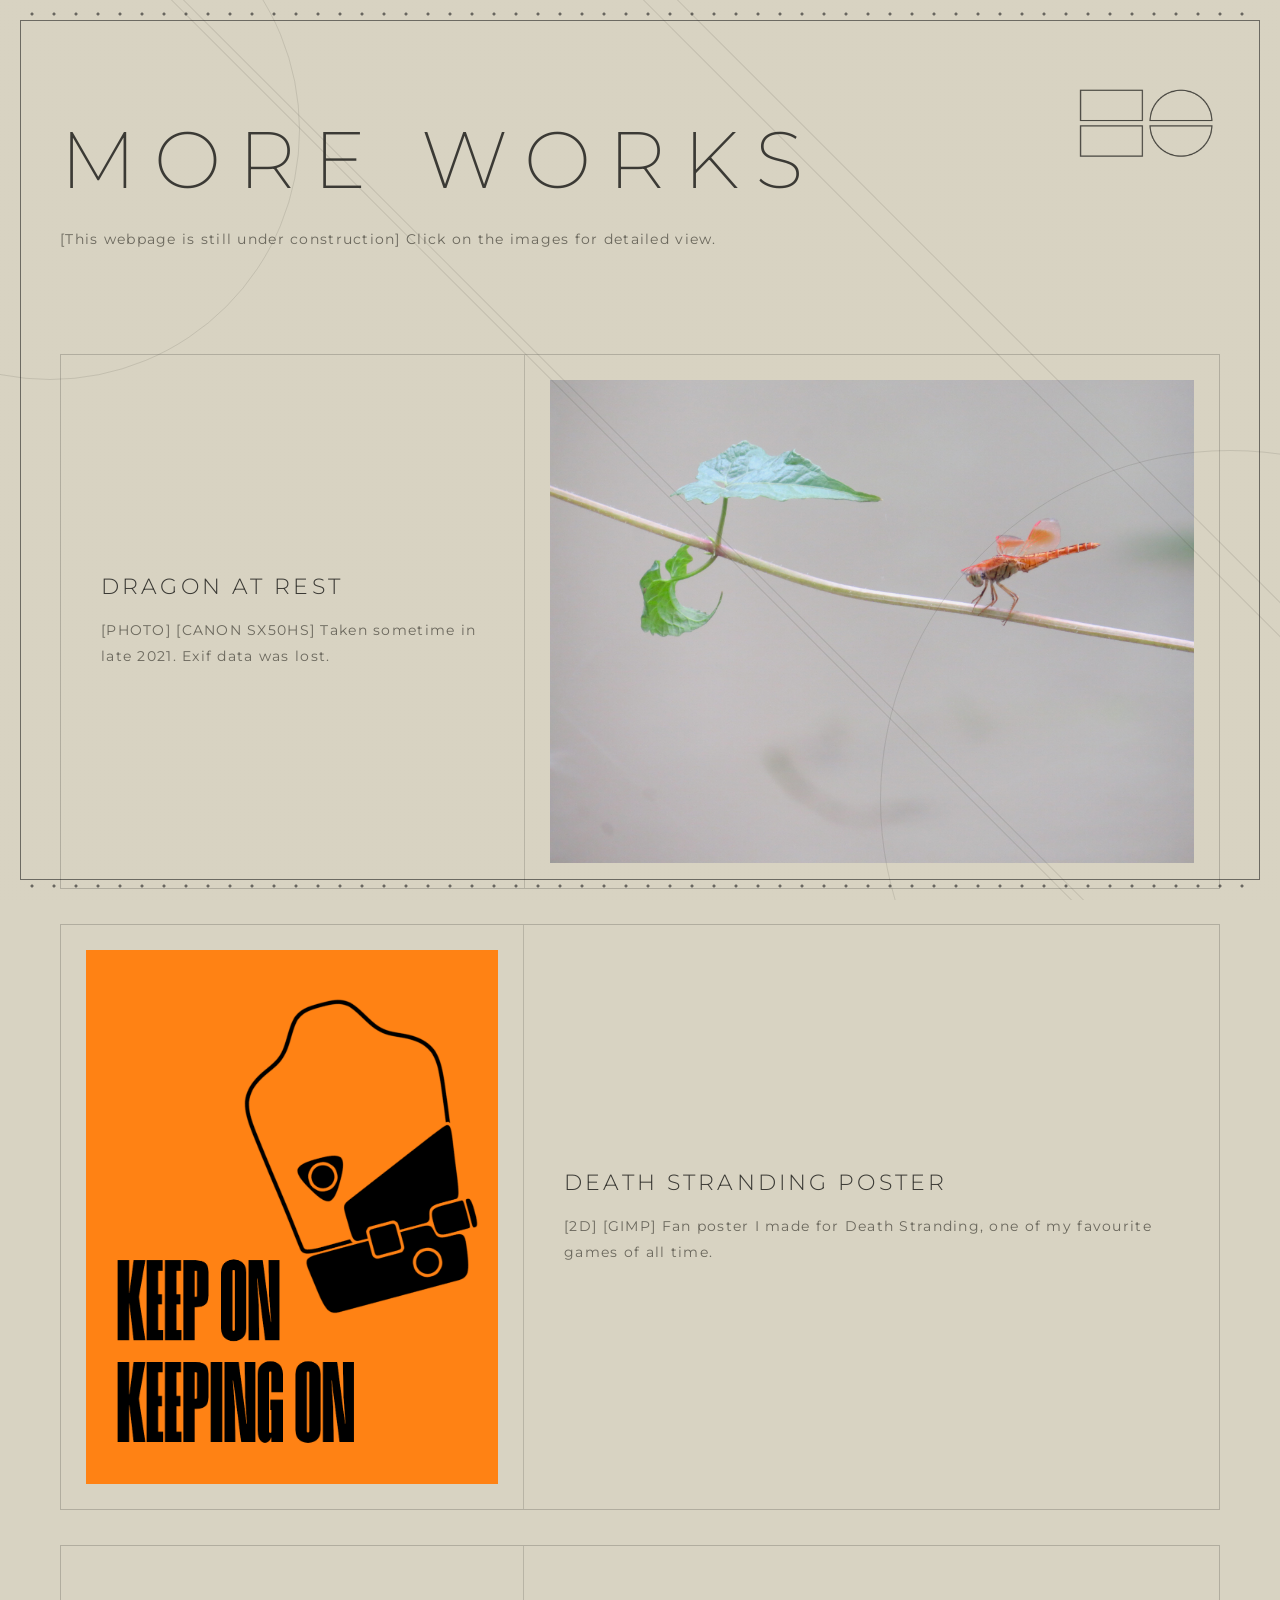
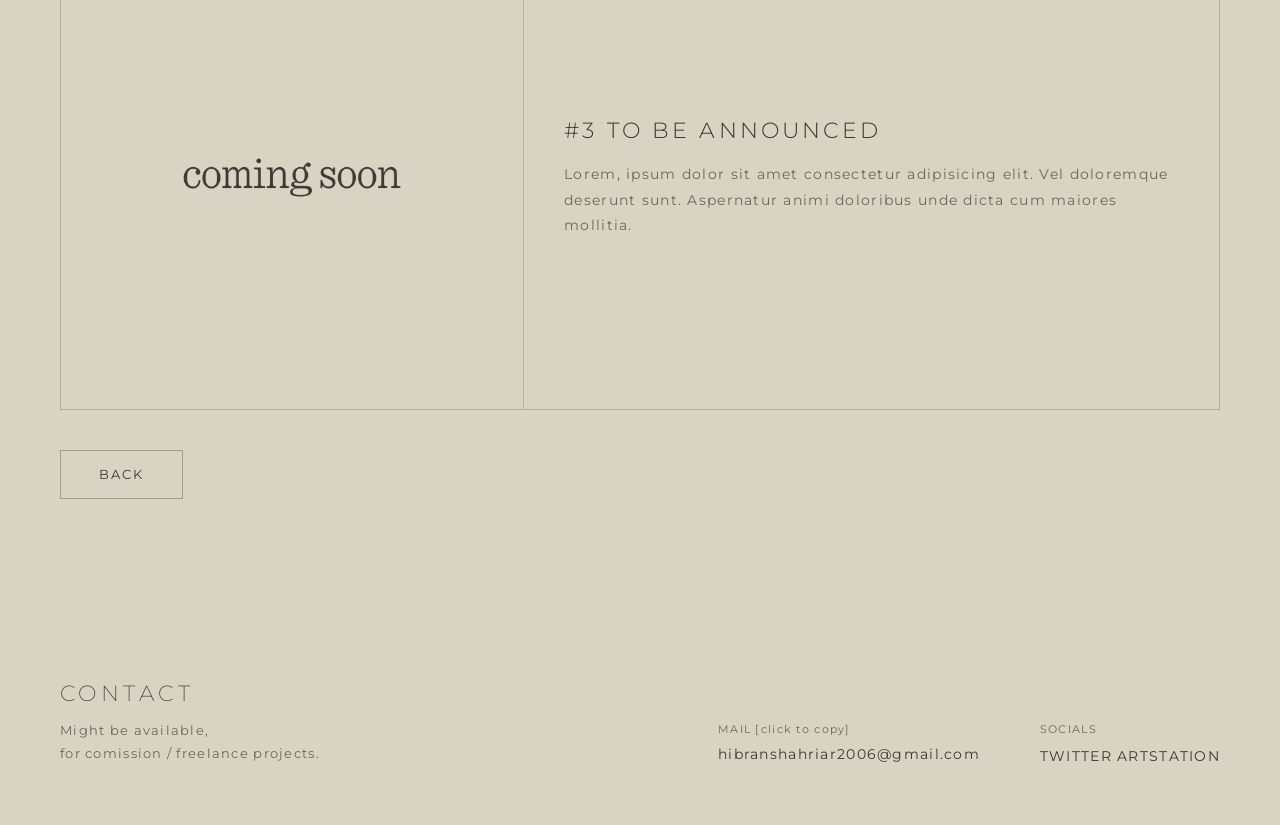
<file: more/index.html>
<!DOCTYPE html>
<html lang="en">
<head>
<meta charset="UTF-8" />
<meta name="viewport" content="width=device-width, initial-scale=1.0" />

<title>Hibran Shahriar</title>

<link rel="preconnect" href="https://fonts.googleapis.com">
<link rel="preconnect" href="https://fonts.gstatic.com" crossorigin>

<link href="https://fonts.googleapis.com/css2?family=Montserrat:wght@200;300;400&display=swap" rel="stylesheet">
<link rel="icon" type="image/png" href="favicon.png">

<style>

:root{
    --bg: #d8d3c2;
    --text: #3b3a35;
    --muted: #6b685d;
    --line: rgba(50,50,45,0.12);
    --dark: #2d2c28;
}

*{
    margin:0;
    padding:0;
    box-sizing:border-box;
}

body{
    background: var(--bg);
    color: var(--text);
    font-family: "Montserrat", sans-serif;
    overflow-x:hidden;
    min-height:100vh;
    letter-spacing:0.08em;
    position:relative;
}

/* PAPER TEXTURE */

body::before{
    content:"";
    position:fixed;
    inset:0;
    opacity:0.08;
    pointer-events:none;

    background-image:
        repeating-linear-gradient(
            0deg,
            rgba(0,0,0,0.04) 0px,
            rgba(0,0,0,0.04) 1px,
            transparent 1px,
            transparent 3px
        ),
        repeating-linear-gradient(
            90deg,
            rgba(0,0,0,0.02) 0px,
            rgba(0,0,0,0.02) 1px,
            transparent 1px,
            transparent 4px
        );
}

/* TECHNICAL OVERLAY */

.overlay{
    position:fixed;
    inset:0;
    pointer-events:none;
    overflow:hidden;
}

.diagonal{
    position:absolute;
    width:200%;
    height:1px;
    background:var(--line);
    transform:rotate(45deg);
}

.d1{ top:10%; left:-40%; }
.d2{ top:28%; left:-30%; }
.d3{ top:52%; left:-50%; }
.d4{ top:72%; left:-35%; }

.circle{
    position:absolute;
    border:1px solid var(--line);
    border-radius:50%;
}

.c1{
    width:700px;
    height:700px;
    right:-300px;
    bottom:-250px;
}

.c2{
    width:500px;
    height:500px;
    left:-200px;
    top:-120px;
}

/* FRAME */

.frame{
    position:fixed;
    inset:20px;
    border:1px solid rgba(20,20,20,0.55);
    pointer-events:none;
}

.frame::before,
.frame::after{
    content:"";
    position:absolute;
    left:0;
    width:100%;
    height:10px;

    background-image:
    radial-gradient(circle, rgba(30,30,30,0.6) 1px, transparent 2px);

    background-size:22px 10px;
}

.frame::before{
    top:-12px;
}

.frame::after{
    bottom:-12px;
}

/* MAIN */

main{
    width:min(1400px, calc(100% - 120px));
    margin:0 auto;
    padding-top:120px;
    padding-bottom:180px;
}

/* HERO */

.hero{
    margin-bottom:100px;
}

.hero-title{
    font-size:5rem;
    font-weight:200;
    letter-spacing:0.22em;
    line-height:1;
    margin-bottom:25px;
}

.hero-oneliner{
    font-size:1rem;
    color:var(--dark);
    margin-bottom:20px;
}

.hero-description{
    max-width:700px;
    color:var(--muted);
    line-height:2;
    font-size:0.9rem;
}

/* WORKS */

.works{
    display:flex;
    flex-direction:column;
    gap:35px;
}

/* FEATURED CARD */

.featured-card{
    display:grid;
    grid-template-columns:60% 40%;
    border:1px solid rgba(0,0,0,0.18);
    min-height:420px;
}

.featured-image{
    display:flex;
    justify-content:center;
    align-items:center;
    padding:30px;
    border-right:1px solid rgba(0,0,0,0.15);
    min-width:0;
}

.featured-image a{
    width:100%;
    height:100%;
    display:flex;
    justify-content:center;
    align-items:center;
}

.featured-image img{
    max-width:100%;
    max-height:100%;
    object-fit:contain;
    display:block;
}

.featured-content{
    padding:50px;
    display:flex;
    flex-direction:column;
    justify-content:center;
    min-width:0;
}

.featured-label{
    font-size:0.7rem;
    color:var(--muted);
    margin-bottom:25px;
}

.featured-title{
    font-size:2.6rem;
    font-weight:200;
    letter-spacing:0.16em;
    line-height:1.1;
    margin-bottom:25px;
    overflow-wrap:break-word;
}

.featured-description{
    color:var(--muted);
    line-height:2;
    font-size:0.9rem;
}

/* SMALL WORKS */

.work-card{
    display:grid;
    grid-template-columns:40% 60%;
    border:1px solid rgba(0,0,0,0.18);
    min-height:240px;
}

.work-image{
    padding:25px;
    border-right:1px solid rgba(0,0,0,0.15);

    display:flex;
    justify-content:center;
    align-items:center;
    min-width:0;
}

.work-image a{
    width:100%;
    height:100%;
    display:flex;
    justify-content:center;
    align-items:center;
}

.work-image img{
    max-width:100%;
    max-height:100%;
    object-fit:contain;
    display:block;
}

.work-content{
    padding:40px;
    display:flex;
    flex-direction:column;
    justify-content:center;
    min-width:0;
}

.work-title{
    font-size:1.4rem;
    font-weight:300;
    letter-spacing:0.14em;
    margin-bottom:18px;
    overflow-wrap:break-word;
}

.work-description{
    color:var(--muted);
    line-height:1.9;
    font-size:0.85rem;
}

/* BUTTONS */

.button-row{
    margin-top:40px;
    display:flex;
    gap:20px;
}

.ui-button{
    background:none;
    border:1px solid rgba(0,0,0,0.25);
    color:var(--text);

    padding:16px 38px;

    font-family:inherit;
    font-size:0.8rem;
    letter-spacing:0.15em;

    cursor:pointer;
    transition:0.25s;
}

.ui-button:hover{
    background:rgba(0,0,0,0.08);
}

/* FOOTER */

footer{
    width:min(1400px, calc(100% - 120px));
    margin:0 auto;

    padding-bottom:60px;

    display:flex;
    justify-content:space-between;
    align-items:flex-end;
}

.footer-left h2{
    font-size:1.4rem;
    font-weight:200;
    letter-spacing:0.2em;
    margin-bottom:12px;
}

.footer-left p{
    color:var(--muted);
    line-height:1.8;
    font-size:0.8rem;
}

.footer-right{
    display:flex;
    gap:60px;
}

.footer-block span{
    display:block;
    margin-bottom:10px;
    color:var(--muted);
    font-size:0.7rem;
}

.footer-block a,
.footer-block p{
    font-size:0.85rem;
    color:var(--text);
    text-decoration:none;
}

/* RESPONSIVE */

@media(max-width:1000px){

    .featured-card,
    .work-card{
        grid-template-columns:1fr;
    }

    .featured-image,
    .work-image{
        border-right:none;
        border-bottom:1px solid rgba(0,0,0,0.15);
    }

    .hero-title{
        font-size:3rem;
    }
}

/* Featured title is 2.6rem with wide letter-spacing, so a single long
   word (e.g. "ANNOUNCED") needs more width than the 40% content column
   has between roughly 1001px and 1200px viewport width. Step it down
   just in that range so it wraps cleanly instead of forcing the column
   wider than the card. */
@media(min-width:1001px) and (max-width:1200px){
    .featured-title{
        font-size:1.9rem;
    }
}

@media(max-width:480px){
    .featured-title{
        font-size:1.4rem;
    }
}

@media(max-width:700px){

    main,
    footer{
        width:calc(100% - 50px);
    }

    .hero-title{
        font-size:2.3rem;
    }

    .button-row{
        flex-direction:column;
    }

    footer{
        flex-direction:column;
        align-items:flex-start;
        gap:40px;
    }

    .footer-right{
        flex-direction:column;
        gap:25px;
    }
}

.top-logo{
    position:fixed;
    top:48px;
    right:60px;

    width:150px;
    height:150px;

    display:flex;
    justify-content:center;
    align-items:center;

    z-index:50;
}

.top-logo img{
    width:100%;
    height:100%;
    object-fit:contain;

    opacity:0.9;
}


/* RESPONSIVE */

@media(max-width:700px){

    .top-logo{
        top:35px;
        right:25px;

        width:34px;
        height:34px;
    }

}

.ui-button{
    display:inline-flex;
    justify-content:center;
    align-items:center;

    text-decoration:none;
}

.work-card.reverse .work-image{
    order:2;
    border-right:none;
    border-left:1px solid rgba(0,0,0,0.15);
}

.work-card.reverse .work-content{
    order:1;
}

/* On mobile the card stacks into a single column. Without this, the
   unconditional order/border rules above (needed for the desktop
   side-by-side reverse layout) would carry over and put the text
   above the image, with a stray left border, on every reverse card. */
@media(max-width:1000px){
    .work-card.reverse .work-image{
        order:0;
        border-left:none;
        border-right:none;
        border-bottom:1px solid rgba(0,0,0,0.15);
    }

    .work-card.reverse .work-content{
        order:0;
    }
}

.vertical-work-card{
    border:1px solid rgba(0,0,0,0.18);

    display:flex;
    flex-direction:column;

    min-height:500px;
}

.vertical-work-image{
    width:100%;

    padding:30px;

    border-bottom:1px solid rgba(0,0,0,0.15);

    display:flex;
    justify-content:center;
    align-items:center;
}

.vertical-work-image a{
    width:100%;

    display:flex;
    justify-content:center;
    align-items:center;
}

.vertical-work-image img{
    width:100%;
    height:auto;

    display:block;

    object-fit:contain;
}

.vertical-work-content{
    padding:40px;
}

.vertical-work-title{
    font-size:1.6rem;
    font-weight:300;
    letter-spacing:0.14em;

    margin-bottom:18px;
    overflow-wrap:break-word;
}

.vertical-work-description{
    color:var(--muted);

    line-height:1.9;

    font-size:0.85rem;
}

.copy-email{
    cursor:pointer;
    transition:color 0.25s;
}

.copy-email:hover{
    color:var(--dark);
}

.copy-email.copied{
    color:#a87d2f;
}

</style>
</head>

<body>

<div class="overlay">
    <div class="diagonal d1"></div>
    <div class="diagonal d2"></div>
    <div class="diagonal d3"></div>
    <div class="diagonal d4"></div>

    <div class="circle c1"></div>
    <div class="circle c2"></div>
</div>

<div class="frame"></div>

<div class="top-logo">
    <img src="logo_s.png" alt="Logo">
</div>

<main>

    <section class="hero">

        <h1 class="hero-title">
            MORE WORKS
        </h1>

        <p class="hero-description">
            [This webpage is still under construction] Click on the images for detailed view.
        </p>

    </section>

    <section class="works">

        <article class="work-card reverse">
            <div class="work-image">
                <a href="./assets/IMG_0890.jfif" target="_blank">
                    <img src="./assets/dragon_prev.jpg">
                </a>
            </div>

            <div class="work-content">

                <h3 class="work-title">
                    DRAGON AT REST
                </h3>

                <p class="work-description">
                    [PHOTO] [CANON SX50HS] Taken sometime in late 2021. Exif data was lost.
                </p>

            </div>
        </article>

        <article class="work-card">

            <div class="work-image">
                <a href="./assets/ds_poster.png">
                    <img src="./assets/ds_poster.png">
                </a>
            </div>

            <div class="work-content">

                <h3 class="work-title">
                    DEATH STRANDING POSTER
                </h3>

                <p class="work-description">
                    [2D] [GIMP] Fan poster I made for Death Stranding, one of my favourite games of all time.
                </p>

            </div>

        </article>

        <article class="work-card">

            <div class="work-image">
                <a href="#">
                    <img src="tba_s.png">
                </a>
            </div>

            <div class="work-content">

                <h3 class="work-title">
                    #3 TO BE ANNOUNCED
                </h3>

                <p class="work-description">
                    Lorem, ipsum dolor sit amet consectetur adipisicing elit. Vel doloremque deserunt sunt. Aspernatur animi doloribus unde dicta cum maiores mollitia.
                </p>

            </div>

        </article>


        <!-- <article class="vertical-work-card">

            <div class="vertical-work-image">
                <a href="https://hibranshahriar.github.io/ihanof-imuf/" target="_blank">
                    <img src="./assets/ihin_play.gif" alt="">
                </a>
            </div>

            <div class="vertical-work-content">

                <h3 class="vertical-work-title">
                    IHANOF, IMUF
                </h3>

                <p class="vertical-work-description">
                    [WEB] [JS] A (very) short game in which you guide a colony of sentient fruit flies trying to imitate human civilization.
                </p>

            </div>

        </article> -->

    </section>

    <div class="button-row">

        <a href="https://hibranshahriar.github.io/" class="ui-button">
            BACK
        </a>

    </div>

</main>

<footer>

    <div class="footer-left">

        <h2>
            CONTACT
        </h2>

        <p>
            Might be available,<br>
            for comission / freelance projects.
        </p>

    </div>

    <div class="footer-right">

        <div class="footer-block">
            <span>MAIL [click to copy]</span>
            <p class="copy-email" data-email="hibranshahriar2006@gmail.com" tabindex="0" role="button" title="Click to copy">hibranshahriar2006@gmail.com</p>
        </div>

        <div class="footer-block">
            <span>SOCIALS</span>
            <a href="https://x.com/EpycXt" target="_blank">TWITTER</a>
            <a href="https://www.artstation.com/epycxt" target="_blank">ARTSTATION</a>
        </div>

    </div>

</footer>

<script>
function copyEmail(el){
    const email = el.dataset.email;

    function showCopied(){
        el.textContent = "[copied]";
        el.classList.add("copied");
        clearTimeout(el._copyTimeout);
        el._copyTimeout = setTimeout(() => {
            el.textContent = email;
            el.classList.remove("copied");
        }, 1500);
    }

    if (navigator.clipboard && navigator.clipboard.writeText){
        navigator.clipboard.writeText(email).then(showCopied).catch(() => fallbackCopy(email, showCopied));
    } else {
        fallbackCopy(email, showCopied);
    }
}

function fallbackCopy(text, done){
    const temp = document.createElement("textarea");
    temp.value = text;
    temp.style.position = "fixed";
    temp.style.opacity = "0";
    document.body.appendChild(temp);
    temp.select();
    try { document.execCommand("copy"); done(); } catch (e) {}
    document.body.removeChild(temp);
}

document.querySelectorAll(".copy-email").forEach(el => {
    el.addEventListener("click", () => copyEmail(el));
    el.addEventListener("keydown", e => {
        if (e.key === "Enter" || e.key === " "){
            e.preventDefault();
            copyEmail(el);
        }
    });
});
</script>

</body>
</html>
</file>
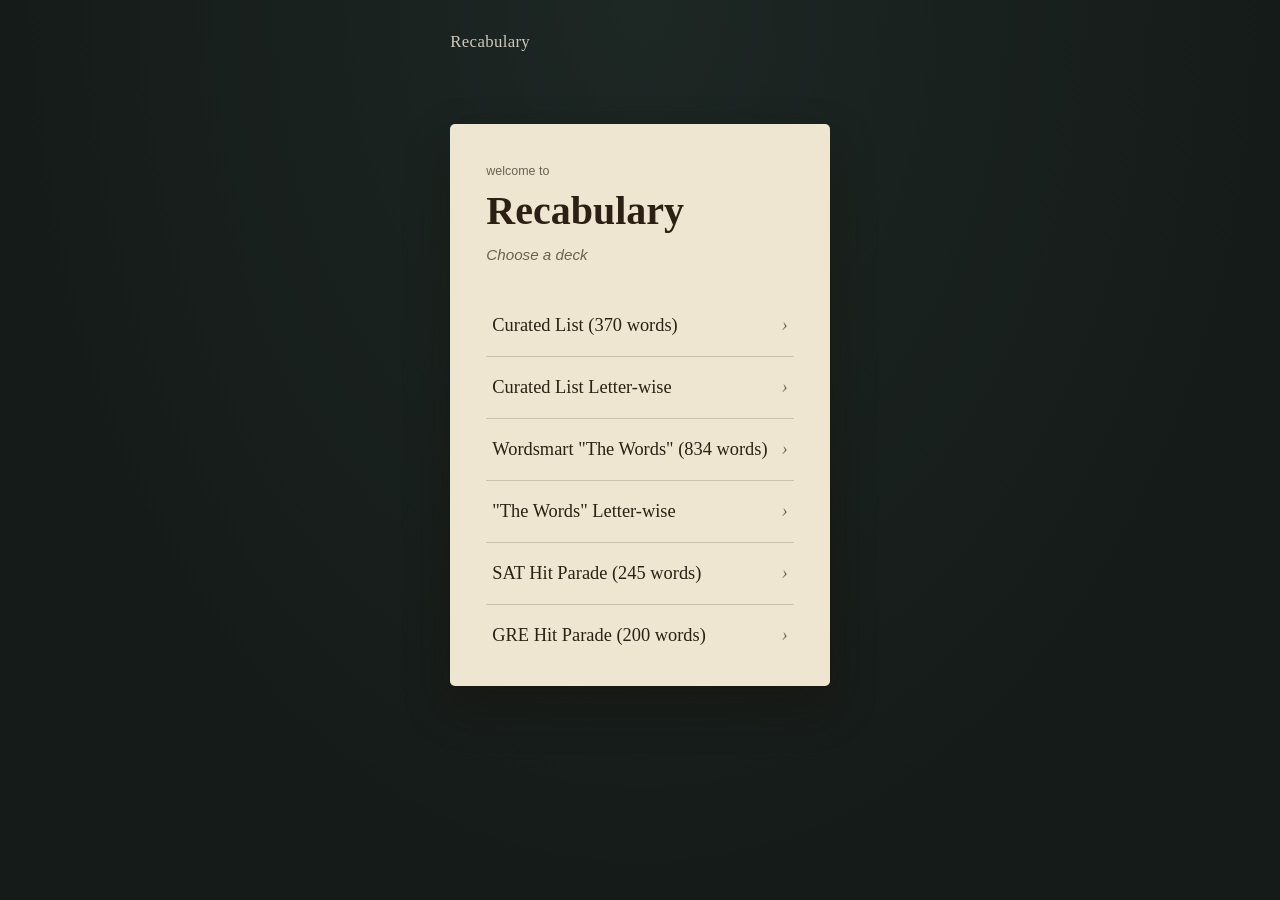
<file: recabulary/index.html>
<!DOCTYPE html>
<html lang="en">
<head>
<meta charset="UTF-8">
<meta name="viewport" content="width=device-width, initial-scale=1.0">
<title>Recabulary | Hibran</title>
<link rel="icon" type="image/x-icon" href="favicon.png">
<link rel="manifest" href="manifest.json">
<meta name="theme-color" content="#151b19">
<meta name="apple-mobile-web-app-capable" content="yes">
<meta name="apple-mobile-web-app-status-bar-style" content="black-translucent">
<link rel="apple-touch-icon" href="icons/icon-192.png">
<style>
  :root{
    --ink:#151b19;
    --ink-soft:#1d2724;
    --paper:#efe6d2;
    --paper-shadow: rgba(24,18,8,.45);
    --text-dark:#2b2013;
    --text-muted:#6b6152;
    --text-on-dark:#cfc9b8;
    --text-on-dark-dim:#8b9089;
    --accent-gold:#c99a3e;
    --hairline: rgba(43,32,19,.18);
  }

  *{ box-sizing:border-box; }

  body{
    margin:0;
    min-height:100vh;
    background:
      radial-gradient(ellipse at top, var(--ink-soft) 0%, var(--ink) 70%);
    font-family: -apple-system, BlinkMacSystemFont, "Segoe UI", Roboto, sans-serif;
    color: var(--text-on-dark);
    display:flex;
    flex-direction:column;
    align-items:center;
    padding: 32px 20px 60px;
  }

  header{
    width:100%;
    max-width:480px;
    margin-bottom: 8vh;
  }

  .brand{
    font-family: Georgia, "Iowan Old Style", "Palatino Linotype", serif;
    font-size: 1.05rem;
    letter-spacing: .02em;
    color: var(--text-on-dark);
  }

  main{
    width:100%;
    max-width: 480px;
  }

  .card{
    background: var(--paper);
    border-radius: 5px;
    padding: 40px 36px 20px;
    box-shadow: 0 20px 44px var(--paper-shadow);
  }

  .tag{
    margin: 0 0 10px;
    font-size: .78rem;
    color: var(--text-muted);
    font-weight: 500;
  }

  .title{
    margin: 0 0 10px;
    font-family: Georgia, "Iowan Old Style", "Palatino Linotype", serif;
    font-size: clamp(1.9rem, 6vw, 2.5rem);
    color: var(--text-dark);
    line-height: 1.15;
  }

  .subtitle{
    margin: 0 0 28px;
    font-size: .95rem;
    line-height: 1.5;
    color: var(--text-muted);
    font-style: italic;
  }

  .deck-list{
    list-style:none;
    margin:0;
    padding:0;
  }

  .deck-list li + li{
    border-top: 1px solid var(--hairline);
  }

  .deck-link{
    display:flex;
    align-items:center;
    justify-content:space-between;
    gap: 14px;
    padding: 20px 6px;
    font-family: Georgia, "Iowan Old Style", "Palatino Linotype", serif;
    font-size: 1.15rem;
    color: var(--text-dark);
    text-decoration:none;
    border-radius: 3px;
    transition: background .15s, padding-left .15s;
  }
  .deck-link:hover, .deck-link:focus-visible{
    background: rgba(43,32,19,.06);
    padding-left: 14px;
  }
  .deck-link:focus-visible{ outline: 2px solid var(--accent-gold); outline-offset: -2px; }

  .deck-link .chevron{
    font-family: Georgia, serif;
    font-style: italic;
    color: var(--text-muted);
    flex-shrink:0;
  }

  @media (max-width: 480px){
    .card{ padding: 32px 24px 14px; }
    header{ margin-bottom: 6vh; }
  }

  @media (prefers-reduced-motion: reduce){
    *{ transition: none !important; }
  }
</style>
</head>
<body>

  <div class="scene">
    <header>
      <span class="brand">Recabulary</span>
    </header>

    <main>
      <div class="card">
        <p class="tag">welcome to</p>
        <h1 class="title">Recabulary</h1>
        <p class="subtitle">Choose a deck</p>
        <ul class="deck-list">
          <li><a class="deck-link" href="lecsheet.html">Curated List (370 words)<span class="chevron">›</span></a></li>
          <li><a class="deck-link" href="lecsheetlw.html">Curated List Letter-wise<span class="chevron">›</span></a></li>
          <li><a class="deck-link" href="wsfull.html">Wordsmart "The Words" (834 words)<span class="chevron">›</span></a></li>
          <li><a class="deck-link" href="wslw.html">"The Words" Letter-wise<span class="chevron">›</span></a></li>
          <li><a class="deck-link" href="sathp.html">SAT Hit Parade (245 words)<span class="chevron">›</span></a></li>
          <li><a class="deck-link" href="grehp.html">GRE Hit Parade (200 words)<span class="chevron">›</span></a></li>
        </ul>
      </div>
    </main>
  </div>

  <script>
    if ("serviceWorker" in navigator) {
    window.addEventListener("load", () => {
      navigator.serviceWorker.register("service-worker.js");
    });
  }
  </script>

</body>
</html>
</file>
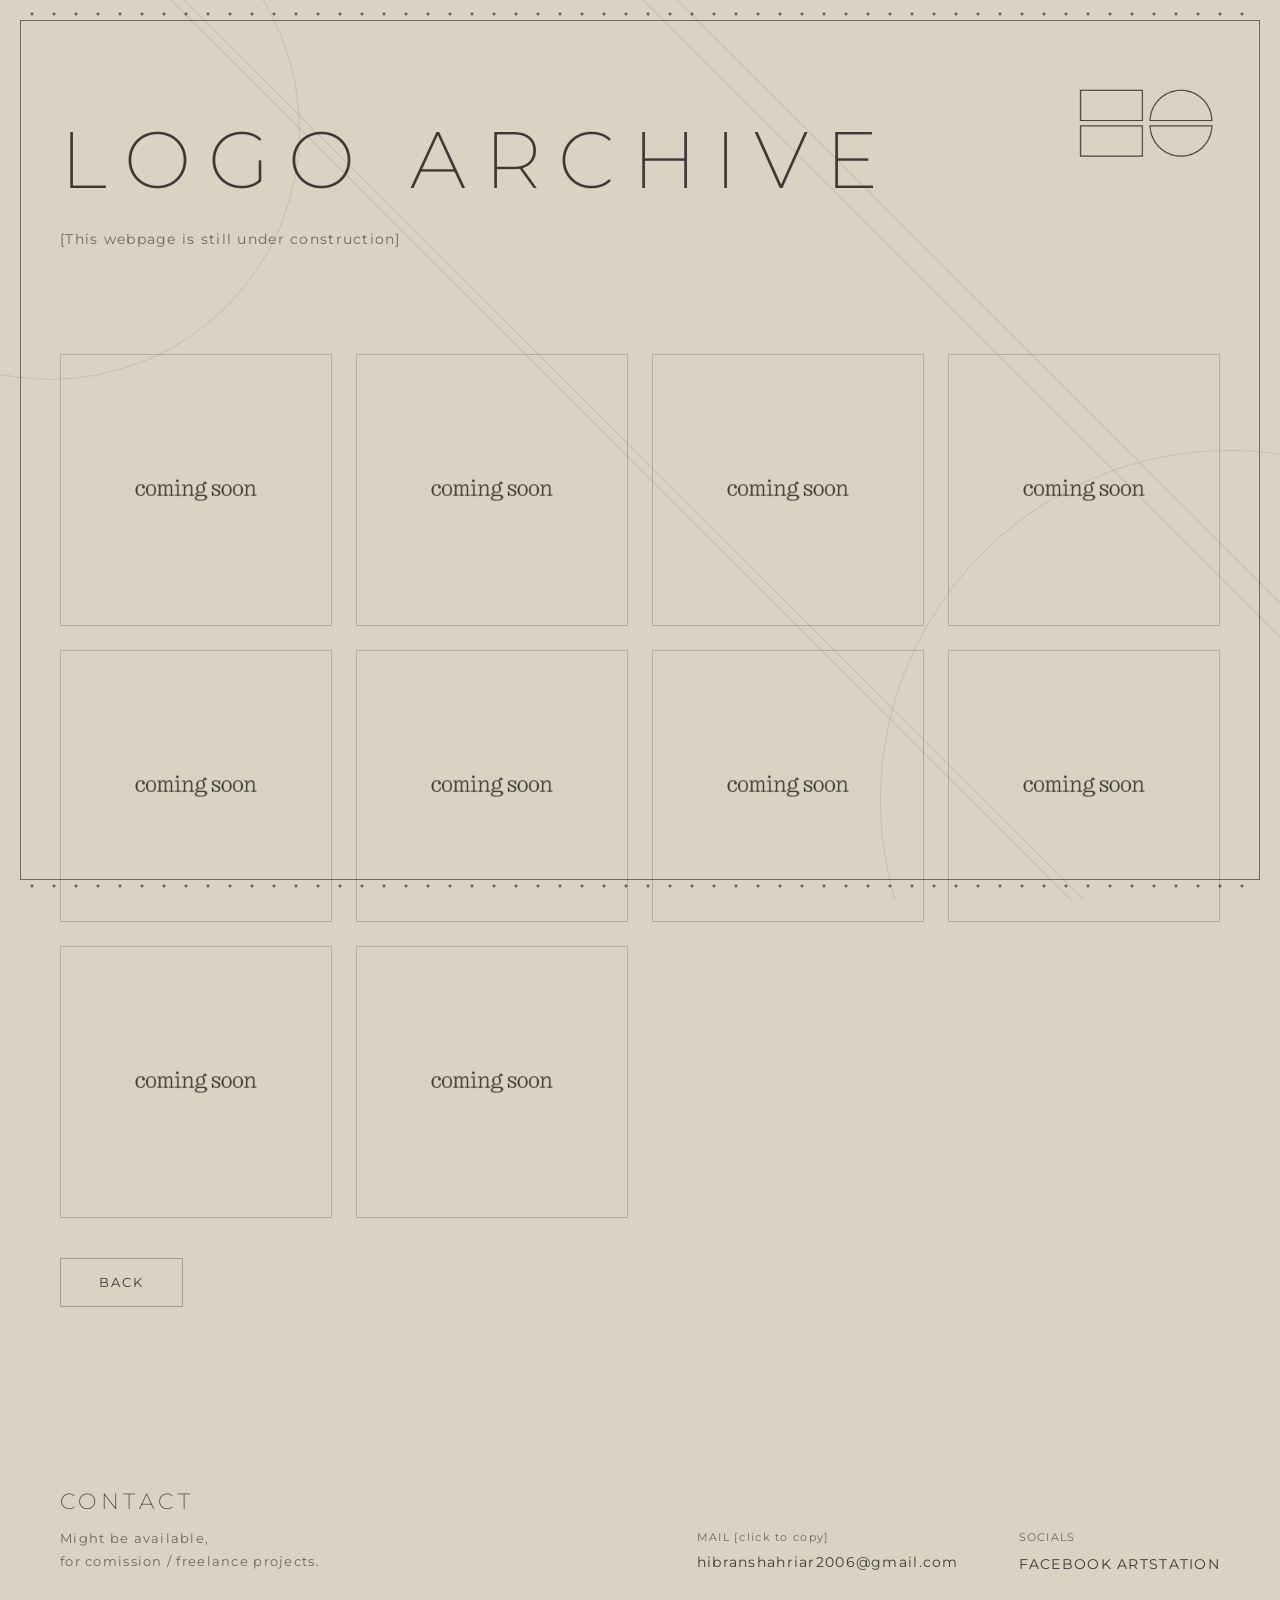
<file: logos/logos.html>
<!DOCTYPE html>
<html lang="en">
<head>
<meta charset="UTF-8" />
<meta name="viewport" content="width=device-width, initial-scale=1.0" />

<title>Hibran Shahriar</title>

<link rel="preconnect" href="https://fonts.googleapis.com">
<link rel="preconnect" href="https://fonts.gstatic.com" crossorigin>

<link href="https://fonts.googleapis.com/css2?family=Montserrat:wght@200;300;400&display=swap" rel="stylesheet">
<link rel="icon" type="image/png" href="favicon.png">

<style>

:root{
    --bg: #d8d3c2;
    --text: #3b3a35;
    --muted: #6b685d;
    --line: rgba(50,50,45,0.12);
    --dark: #2d2c28;
}

*{
    margin:0;
    padding:0;
    box-sizing:border-box;
}

body{
    background: var(--bg);
    color: var(--text);
    font-family: "Montserrat", sans-serif;
    overflow-x:hidden;
    min-height:100vh;
    letter-spacing:0.08em;
    position:relative;
}

/* PAPER TEXTURE */

body::before{
    content:"";
    position:fixed;
    inset:0;
    opacity:0.08;
    pointer-events:none;

    background-image:
        repeating-linear-gradient(
            0deg,
            rgba(0,0,0,0.04) 0px,
            rgba(0,0,0,0.04) 1px,
            transparent 1px,
            transparent 3px
        ),
        repeating-linear-gradient(
            90deg,
            rgba(0,0,0,0.02) 0px,
            rgba(0,0,0,0.02) 1px,
            transparent 1px,
            transparent 4px
        );
}

/* TECHNICAL OVERLAY */

.overlay{
    position:fixed;
    inset:0;
    pointer-events:none;
    overflow:hidden;
}

.diagonal{
    position:absolute;
    width:200%;
    height:1px;
    background:var(--line);
    transform:rotate(45deg);
}

.d1{ top:10%; left:-40%; }
.d2{ top:28%; left:-30%; }
.d3{ top:52%; left:-50%; }
.d4{ top:72%; left:-35%; }

.circle{
    position:absolute;
    border:1px solid var(--line);
    border-radius:50%;
}

.c1{
    width:700px;
    height:700px;
    right:-300px;
    bottom:-250px;
}

.c2{
    width:500px;
    height:500px;
    left:-200px;
    top:-120px;
}

/* FRAME */

.frame{
    position:fixed;
    inset:20px;
    border:1px solid rgba(20,20,20,0.55);
    pointer-events:none;
}

.frame::before,
.frame::after{
    content:"";
    position:absolute;
    left:0;
    width:100%;
    height:10px;

    background-image:
    radial-gradient(circle, rgba(30,30,30,0.6) 1px, transparent 2px);

    background-size:22px 10px;
}

.frame::before{
    top:-12px;
}

.frame::after{
    bottom:-12px;
}

/* MAIN */

main{
    width:min(1400px, calc(100% - 120px));
    margin:0 auto;
    padding-top:120px;
    padding-bottom:180px;
}

/* HERO */

.hero{
    margin-bottom:100px;
}

.hero-title{
    font-size:5rem;
    font-weight:200;
    letter-spacing:0.22em;
    line-height:1;
    margin-bottom:25px;
}

.hero-oneliner{
    font-size:1rem;
    color:var(--dark);
    margin-bottom:20px;
}

.hero-description{
    max-width:700px;
    color:var(--muted);
    line-height:2;
    font-size:0.9rem;
}

/* WORKS */

/* LOGO GRID — square images only, 2-5 per row depending on width */

.logo-grid{
    display:grid;
    grid-template-columns:repeat(auto-fit, minmax(230px, 1fr));
    gap:24px;
}

.logo-card{
    aspect-ratio:1 / 1;
    border:1px solid rgba(0,0,0,0.18);
    display:flex;
    justify-content:center;
    align-items:center;
    padding:20px;
    min-width:0;
}

.logo-card a{
    width:100%;
    height:100%;
    display:flex;
    justify-content:center;
    align-items:center;
}

.logo-card img{
    max-width:100%;
    max-height:100%;
    object-fit:contain;
    display:block;
}

/* below this, auto-fit would drop to a single column — hold the floor at 2 */
@media(max-width:540px){
    .logo-grid{
        grid-template-columns:repeat(2, 1fr);
    }
}

/* BUTTONS */

.button-row{
    margin-top:40px;
    display:flex;
    gap:20px;
}

.ui-button{
    background:none;
    border:1px solid rgba(0,0,0,0.25);
    color:var(--text);

    padding:16px 38px;

    font-family:inherit;
    font-size:0.8rem;
    letter-spacing:0.15em;

    cursor:pointer;
    transition:0.25s;
}

.ui-button:hover{
    background:rgba(0,0,0,0.08);
}

/* FOOTER */

footer{
    width:min(1400px, calc(100% - 120px));
    margin:0 auto;

    padding-bottom:60px;

    display:flex;
    justify-content:space-between;
    align-items:flex-end;
}

.footer-left h2{
    font-size:1.4rem;
    font-weight:200;
    letter-spacing:0.2em;
    margin-bottom:12px;
}

.footer-left p{
    color:var(--muted);
    line-height:1.8;
    font-size:0.8rem;
}

.footer-right{
    display:flex;
    gap:60px;
}

.footer-block span{
    display:block;
    margin-bottom:10px;
    color:var(--muted);
    font-size:0.7rem;
}

.footer-block a,
.footer-block p{
    font-size:0.85rem;
    color:var(--text);
    text-decoration:none;
}

/* RESPONSIVE */

@media(max-width:1000px){

    .hero-title{
        font-size:3rem;
    }
}

@media(max-width:700px){

    main,
    footer{
        width:calc(100% - 50px);
    }

    .hero-title{
        font-size:2.3rem;
    }

    .button-row{
        flex-direction:column;
    }

    footer{
        flex-direction:column;
        align-items:flex-start;
        gap:40px;
    }

    .footer-right{
        flex-direction:column;
        gap:25px;
    }
}

.top-logo{
    position:fixed;
    top:48px;
    right:60px;

    width:150px;
    height:150px;

    display:flex;
    justify-content:center;
    align-items:center;

    z-index:50;
}

.top-logo img{
    width:100%;
    height:100%;
    object-fit:contain;

    opacity:0.9;
}


/* RESPONSIVE */

@media(max-width:700px){

    .top-logo{
        top:35px;
        right:25px;

        width:34px;
        height:34px;
    }

}

.ui-button{
    display:inline-flex;
    justify-content:center;
    align-items:center;

    text-decoration:none;
}

.copy-email{
    cursor:pointer;
    transition:color 0.25s;
}

.copy-email:hover{
    color:var(--dark);
}

.copy-email.copied{
    color:#a87d2f;
}

</style>
</head>

<body>

<div class="overlay">
    <div class="diagonal d1"></div>
    <div class="diagonal d2"></div>
    <div class="diagonal d3"></div>
    <div class="diagonal d4"></div>

    <div class="circle c1"></div>
    <div class="circle c2"></div>
</div>

<div class="frame"></div>

<div class="top-logo">
    <img src="logo_s.png" alt="Logo">
</div>

<main>

    <section class="hero">

        <h1 class="hero-title">
            LOGO ARCHIVE
        </h1>

        <p class="hero-description">
            [This webpage is still under construction]
        </p>

    </section>

    <section class="works">

        <!-- Each .logo-card holds one square logo image. Add or remove
             cards freely -- the grid reflows on its own (2 to 5 per row
             depending on window width). Swap the placeholder tba_s.png
             src/alt for your actual logo files. -->

        <div class="logo-grid">

        <div class="logo-card">
            <a href="tba_s.png">
                <img src="tba_s.png" alt="Logo 1">
            </a>
        </div>

        <div class="logo-card">
            <a href="tba_s.png">
                <img src="tba_s.png" alt="Logo 2">
            </a>
        </div>

        <div class="logo-card">
            <a href="tba_s.png">
                <img src="tba_s.png" alt="Logo 3">
            </a>
        </div>

        <div class="logo-card">
            <a href="tba_s.png">
                <img src="tba_s.png" alt="Logo 4">
            </a>
        </div>

        <div class="logo-card">
            <a href="tba_s.png">
                <img src="tba_s.png" alt="Logo 5">
            </a>
        </div>

        <div class="logo-card">
            <a href="tba_s.png">
                <img src="tba_s.png" alt="Logo 6">
            </a>
        </div>

        <div class="logo-card">
            <a href="tba_s.png">
                <img src="tba_s.png" alt="Logo 7">
            </a>
        </div>

        <div class="logo-card">
            <a href="tba_s.png">
                <img src="tba_s.png" alt="Logo 8">
            </a>
        </div>

        <div class="logo-card">
            <a href="tba_s.png">
                <img src="tba_s.png" alt="Logo 9">
            </a>
        </div>

        <div class="logo-card">
            <a href="tba_s.png">
                <img src="tba_s.png" alt="Logo 10">
            </a>
        </div>
        </div>

    </section>

    <div class="button-row">

        <a href="https://hibranshahriar.github.io/" class="ui-button">
            BACK
        </a>

    </div>

</main>

<footer>

    <div class="footer-left">

        <h2>
            CONTACT
        </h2>

        <p>
            Might be available,<br>
            for comission / freelance projects.
        </p>

    </div>

    <div class="footer-right">

        <div class="footer-block">
            <span>MAIL [click to copy]</span>
            <p class="copy-email" data-email="hibranshahriar2006@gmail.com" tabindex="0" role="button" title="Click to copy">hibranshahriar2006@gmail.com</p>
        </div>

        <div class="footer-block">
            <span>SOCIALS</span>
            <a href="https://www.facebook.com/hibran.shahriar" target="_blank">FACEBOOK</a>
            <a href="https://www.artstation.com/epycxt" target="_blank">ARTSTATION</a>
        </div>

    </div>

</footer>

<script>
function copyEmail(el){
    const email = el.dataset.email;

    function showCopied(){
        el.textContent = "Copied!";
        el.classList.add("copied");
        clearTimeout(el._copyTimeout);
        el._copyTimeout = setTimeout(() => {
            el.textContent = email;
            el.classList.remove("copied");
        }, 1500);
    }

    if (navigator.clipboard && navigator.clipboard.writeText){
        navigator.clipboard.writeText(email).then(showCopied).catch(() => fallbackCopy(email, showCopied));
    } else {
        fallbackCopy(email, showCopied);
    }
}

function fallbackCopy(text, done){
    const temp = document.createElement("textarea");
    temp.value = text;
    temp.style.position = "fixed";
    temp.style.opacity = "0";
    document.body.appendChild(temp);
    temp.select();
    try { document.execCommand("copy"); done(); } catch (e) {}
    document.body.removeChild(temp);
}

document.querySelectorAll(".copy-email").forEach(el => {
    el.addEventListener("click", () => copyEmail(el));
    el.addEventListener("keydown", e => {
        if (e.key === "Enter" || e.key === " "){
            e.preventDefault();
            copyEmail(el);
        }
    });
});
</script>

</body>
</html>
</file>
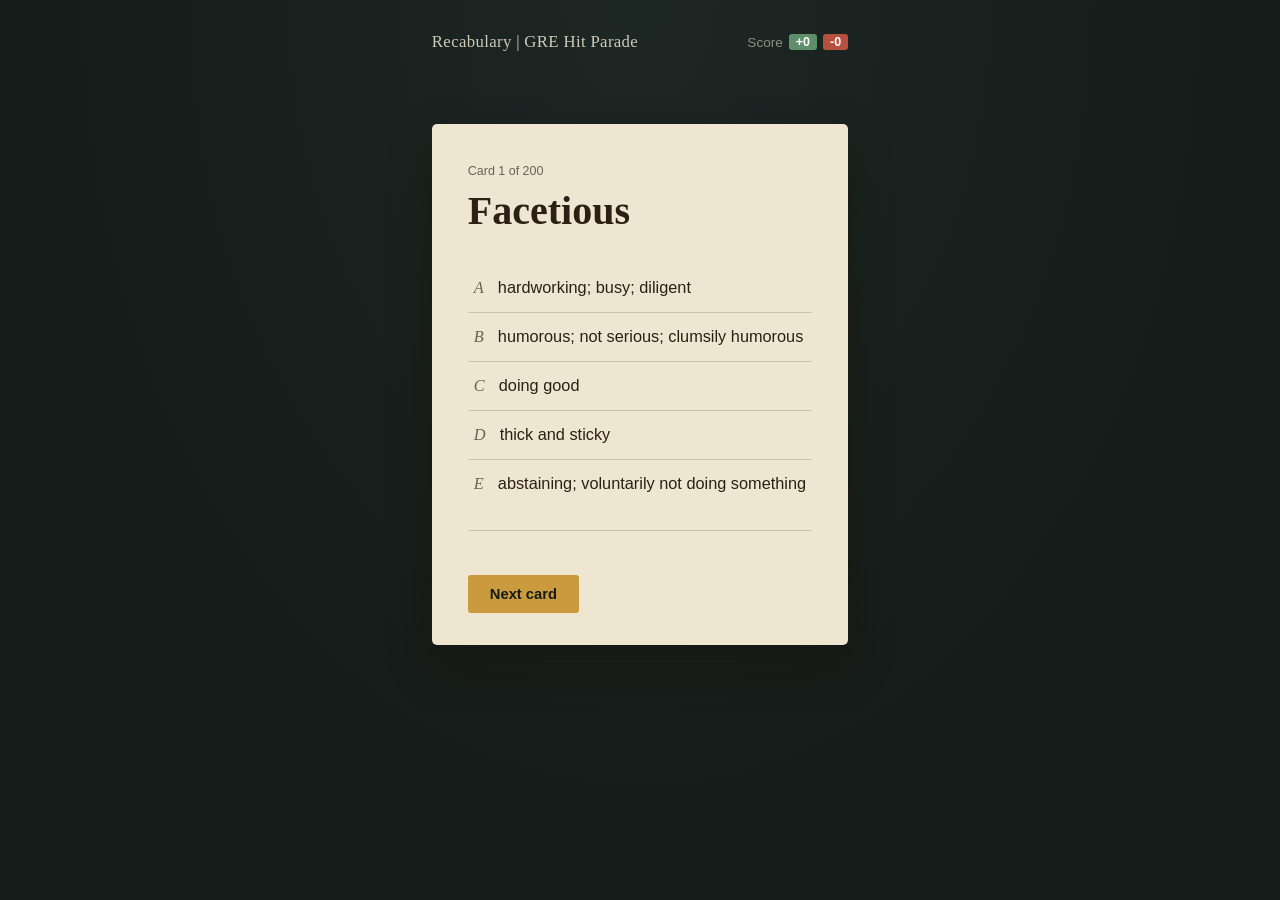
<file: recabulary/grehp.html>
<!DOCTYPE html>
<html lang="en">
<head>
<meta charset="UTF-8">
<meta name="viewport" content="width=device-width, initial-scale=1.0">
<title>Recabulary | Hibran</title>
<link rel="icon" type="image/x-icon" href="favicon.png">
<link rel="manifest" href="manifest.json">
<meta name="theme-color" content="#151b19">
<meta name="apple-mobile-web-app-capable" content="yes">
<meta name="apple-mobile-web-app-status-bar-style" content="black-translucent">
<link rel="apple-touch-icon" href="icons/icon-192.png">
<style>
  :root{
    --ink:#151b19;
    --ink-soft:#1d2724;
    --paper:#efe6d2;
    --paper-shadow: rgba(24,18,8,.45);
    --text-dark:#2b2013;
    --text-muted:#6b6152;
    --text-on-dark:#cfc9b8;
    --text-on-dark-dim:#8b9089;
    --accent-correct:#5f8f6a;
    --accent-wrong:#b8503f;
    --accent-gold:#c99a3e;
    --hairline: rgba(43,32,19,.18);
    --hairline-dark: rgba(255,255,255,.1);
  }

  *{ box-sizing:border-box; }

  body{
    margin:0;
    min-height:100vh;
    background:
      radial-gradient(ellipse at top, var(--ink-soft) 0%, var(--ink) 70%);
    font-family: -apple-system, BlinkMacSystemFont, "Segoe UI", Roboto, sans-serif;
    color: var(--text-on-dark);
    display:flex;
    flex-direction:column;
    align-items:center;
    padding: 32px 20px 60px;
  }

  header{
    width:100%;
    max-width:520px;
    display:flex;
    align-items:center;
    justify-content:space-between;
    margin-bottom: 8vh;
  }

  .brand{
    font-family: Georgia, "Iowan Old Style", "Palatino Linotype", serif;
    font-size: 1.05rem;
    letter-spacing: .02em;
    color: var(--text-on-dark);
  }

  .score{
    display:flex;
    align-items:center;
    gap: 6px;
    font-size: .85rem;
    color: var(--text-on-dark-dim);
  }

  .tally{
    display:inline-block;
    padding: 1px 7px;
    border-radius: 3px;
    font-size: .78rem;
    font-weight: 700;
    color: #fff;
  }
  .tally-correct{ background: var(--accent-correct); }
  .tally-wrong{ background: var(--accent-wrong); }

  main{
    width:100%;
    max-width: 480px;
  }

  .card{
    background: var(--paper);
    border-radius: 5px;
    padding: 40px 36px 32px;
    box-shadow: 0 20px 44px var(--paper-shadow);
  }

  .tag{
    margin: 0 0 10px;
    font-size: .78rem;
    color: var(--text-muted);
    font-weight: 500;
  }

  .word{
    margin: 0 0 30px;
    font-family: Georgia, "Iowan Old Style", "Palatino Linotype", serif;
    font-size: clamp(1.9rem, 6vw, 2.5rem);
    color: var(--text-dark);
    text-transform: capitalize;
    line-height: 1.15;
  }

  .options{
    list-style:none;
    margin:0;
    padding:0;
  }

  .options li + li{
    border-top: 1px solid var(--hairline);
  }

  .option{
    width:100%;
    display:flex;
    align-items:baseline;
    gap: 14px;
    background:none;
    border:none;
    text-align:left;
    padding: 14px 6px;
    font-size: 1.02rem;
    color: var(--text-dark);
    cursor:pointer;
    border-radius: 3px;
    transition: background .15s, color .15s;
  }
  .option:hover:not(:disabled){ background: rgba(43,32,19,.06); }
  .option:focus-visible{ outline: 2px solid var(--accent-gold); outline-offset: -2px; }
  .option:disabled{ cursor: default; }

  .option .letter{
    font-family: Georgia, serif;
    font-style: italic;
    color: var(--text-muted);
    flex-shrink:0;
  }

  .option.correct{ background: var(--accent-correct); color:#fff; }
  .option.correct .letter{ color: rgba(255,255,255,.75); }
  .option.wrong{ background: var(--accent-wrong); color:#fff; text-decoration: line-through; opacity:.9; }
  .option.wrong .letter{ color: rgba(255,255,255,.75); }

  .next-btn{
    display:block;
    margin: 26px 0 0;
    background: var(--accent-gold);
    color: var(--ink);
    border:none;
    font-size: .92rem;
    font-weight: 600;
    padding: 11px 22px;
    border-radius: 3px;
    cursor:pointer;
    transition: filter .15s;
  }
  .next-btn:hover, .next-btn:focus-visible{ filter: brightness(1.08); }

  .example{
    display: grid;
    grid-template-rows: 0fr;
    transition: grid-template-rows .35s ease;
    overflow: hidden;
  }
  .example.is-visible{
    grid-template-rows: 1fr;
  }
  .example-text{
    min-height: 0;
    overflow: hidden;
    margin: 22px 0 0;
    padding-top: 18px;
    border-top: 1px solid var(--hairline);
    font-size: .95rem;
    line-height: 1.55;
    color: var(--text-muted);
    font-style: italic;
  }
  .example-text .label{
    font-style: normal;
    font-weight: 600;
    color: var(--text-muted);
    margin-right: 4px;
  }
  .example-text strong{
    font-style: normal;
    font-weight: 600;
    color: #9c6f1f;
  }

  @media (max-width: 480px){
    .card{ padding: 32px 24px 26px; }
    header{ margin-bottom: 6vh; }
  }

  @media (prefers-reduced-motion: reduce){
    *{ transition: none !important; }
  }
</style>
</head>
<body>

  <div class="scene">
    <header>
      <span class="brand">Recabulary | GRE Hit Parade</span>
      <span class="score">Score <span class="tally tally-correct" id="correctTally">+0</span><span class="tally tally-wrong" id="wrongTally">-0</span></span>
    </header>

    <main>
      <div class="card">
        <p class="tag" id="cardTag">Card 1 of 20</p>
        <h1 class="word" id="wordDisplay">—</h1>
        <ul class="options" id="options"></ul>
        <div class="example" id="exampleSentence"><p class="example-text" id="exampleText"></p></div>
        <button class="next-btn" id="nextBtn" hidden>Next card</button>
      </div>
    </main>
  </div>

<script>
  const WORDS = [
    { word: "Manifest", meaning: "visible; evident", example: "none" },
{ word: "Conventional", meaning: "common; customary; unexceptional", example: "none" },
{ word: "Partisan", meaning: "one who supports a particular person, cause, or idea", example: "none" },
{ word: "Contentious", meaning: "argumentative; quarrelsome", example: "none" },
{ word: "Lament", meaning: "to mourn", example: "none" },
{ word: "Allusion", meaning: "an indirect reference to something else, especially something in literature; a hint", example: "none" },
{ word: "Arbiter", meaning: "one who decides; a judge", example: "none" },
{ word: "Inherent", meaning: "part of the essential nature of something; intrinsic", example: "none" },
{ word: "Paradox", meaning: "a true statement or phenomenon that nonetheless seems to contradict itself; an untrue statement or phenomenon that nonetheless seems logical", example: "none" },
{ word: "Cynic", meaning: "one who deeply distrusts human nature; one who believes people are motivated only by selfishness", example: "none" },
{ word: "Exposition", meaning: "expounding or explaining; explanatory treatise", example: "none" },
{ word: "Consensus", meaning: "unanimity or near unanimity", example: "none" },
{ word: "Comprehensive", meaning: "covering or including everything", example: "none" },
{ word: "Sagacious", meaning: "wise; possessing wisdom derived from experience or learning", example: "none" },
{ word: "Precipitate", meaning: "to cause to happen abruptly", example: "none" },
{ word: "Pervade", meaning: "to spread throughout", example: "none" },
{ word: "Discourse", meaning: "to converse; to formally discuss a subject", example: "none" },
{ word: "Conjure", meaning: "to summon or bring into being as if by magic", example: "none" },
{ word: "Sanction", meaning: "authorize or approve; ratify or confirm", example: "none" },
{ word: "Genial", meaning: "cheerful and pleasant; friendly; helpful", example: "none" },
{ word: "Indulgent", meaning: "lenient; yielding to desire", example: "none" },
{ word: "Inert", meaning: "inactive; sluggish; not reacting chemically", example: "none" },
{ word: "Levee", meaning: "an embankment designed to prevent the flooding of a river", example: "none" },
{ word: "Erratic", meaning: "unpredictable or wandering", example: "none" },
{ word: "Luminous", meaning: "giving off light; glowing; bright", example: "none" },
{ word: "Abstinent", meaning: "abstaining; voluntarily not doing something", example: "none" },
{ word: "Placid", meaning: "pleasantly calm; peaceful", example: "none" },
{ word: "Exuberant", meaning: "extremely joyful or vigorous; profuse in growth", example: "none" },
{ word: "Impede", meaning: "to hinder; to obstruct; to slow something down", example: "none" },
{ word: "Permeate", meaning: "to spread or seep through; to penetrate", example: "none" },
{ word: "Audacity", meaning: "boldness; reckless daring; impertinence", example: "none" },
{ word: "Indignant", meaning: "angry, especially as a result of something unjust or unworthy", example: "none" },
{ word: "Implicit", meaning: "implied rather than expressly stated", example: "none" },
{ word: "Renaissance/renascence", meaning: "a rebirth or revival", example: "none" },
{ word: "Superfluous", meaning: "extra; unnecessary", example: "none" },
{ word: "Litigate", meaning: "to try in court; to engage in legal proceedings", example: "none" },
{ word: "Vex", meaning: "to annoy; to pester; to confuse", example: "none" },
{ word: "Anomaly", meaning: "an aberration; an irregularity; a deviation", example: "none" },
{ word: "Bereave", meaning: "to deprive or leave desolate, especially through death", example: "none" },
{ word: "Connoisseur", meaning: "an expert, particularly in matters of art or taste", example: "none" },
{ word: "Corroborate", meaning: "to confirm; to back up with evidence", example: "none" },
{ word: "Frenetic", meaning: "frantic; frenzied", example: "none" },
{ word: "Polemic", meaning: "a powerful argument made in refutation of something", example: "none" },
{ word: "Synthesis", meaning: "the combining of parts to form a whole", example: "none" },
{ word: "Feasible", meaning: "able to be done", example: "none" },
{ word: "Forbear", meaning: "to refrain from; to abstain", example: "none" },
{ word: "Genre", meaning: "an artistic class or category", example: "none" },
{ word: "Vindicate", meaning: "to clear from all blame or suspicion", example: "none" },
{ word: "Conciliatory", meaning: "making peace; attempting to resolve a dispute through goodwill", example: "none" },
{ word: "Squalid", meaning: "filthy; repulsive; wretched; degraded", example: "none" },
{ word: "Inept", meaning: "clumsy; incompetent", example: "none" },
{ word: "Mandatory", meaning: "authoritatively ordered or commanded; necessary", example: "none" },
{ word: "Disseminate", meaning: "to scatter or spread widely", example: "none" },
{ word: "Eclectic", meaning: "choosing the best from many sources; drawn from many sources", example: "none" },
{ word: "Idyllic", meaning: "charming in a rustic way; naturally peaceful", example: "none" },
{ word: "Pristine", meaning: "original; unspoiled; pure", example: "none" },
{ word: "Prodigy", meaning: "an extremely talented child; an extraordinary accomplishment or occurrence", example: "none" },
{ word: "Frugal", meaning: "economical; pennypinching", example: "none" },
{ word: "Qualify", meaning: "to modify or restrict", example: "none" },
{ word: "Decorous", meaning: "in good taste; orderly", example: "none" },
{ word: "Infer", meaning: "to conclude; to deduce", example: "none" },
{ word: "Ostentatious", meaning: "excessively conspicuous; showing off", example: "none" },
{ word: "Pathology", meaning: "the science of diseases; any deviation from a healthy, normal condition", example: "none" },
{ word: "Plumb", meaning: "to measure the depth of something", example: "none" },
{ word: "Spurious", meaning: "doubtful; bogus; false", example: "none" },
{ word: "Subjugate", meaning: "to subdue and dominate; to enslave", example: "none" },
{ word: "Visionary", meaning: "a dreamer; someone with impractical goals or ideas about the future", example: "none" },
{ word: "Reciprocal", meaning: "mutual; shared; interchangeable", example: "none" },
{ word: "Antipathy", meaning: "firm dislike; dislike; hatred", example: "none" },
{ word: "Dissonant", meaning: "inharmonious; in disagreement", example: "none" },
{ word: "Palliate", meaning: "to hide the seriousness of something with excuses or apologies", example: "none" },
{ word: "Substantive", meaning: "having substance; real; essential; solid; substantial", example: "none" },
{ word: "Surreptitious", meaning: "sneaky; secret", example: "none" },
{ word: "Equivocal", meaning: "ambiguous; intentionally confusing; capable of being interpreted in more than one way", example: "none" },
{ word: "Flippant", meaning: "frivolously shallow and disrespectful", example: "none" },
{ word: "Impervious", meaning: "not allowing anything to pass through; impenetrable", example: "none" },
{ word: "Judicious", meaning: "exercising sound judgment", example: "none" },
{ word: "Laconic", meaning: "using few words, especially to the point of being rude", example: "none" },
{ word: "Piquant", meaning: "pungent", example: "none" },
{ word: "Satiric", meaning: "using sarcasm or irony", example: "none" },
{ word: "Sullen", meaning: "gloomy or dismal", example: "none" },
{ word: "Tacit", meaning: "implied; not spoken", example: "none" },
{ word: "Tractable", meaning: "easily managed or controlled; obedient", example: "none" },
{ word: "Impromptu", meaning: "without preparation; on the spur of the moment", example: "none" },
{ word: "Parallel", meaning: "a comparison made between two things", example: "none" },
{ word: "Sterile", meaning: "unimaginative; unfruitful; infertile", example: "none" },
{ word: "Debauchery", meaning: "corruption by sensuality; intemperance; wild living", example: "none" },
{ word: "Deleterious", meaning: "harmful", example: "none" },
{ word: "Disinterested", meaning: "unbiased", example: "none" },
{ word: "Fecund", meaning: "fertile; productive", example: "none" },
{ word: "Hermetic", meaning: "impervious to external influence; airtight", example: "none" },
{ word: "Salubrious", meaning: "promoting health", example: "none" },
{ word: "Foster", meaning: "to promote the growth or development of", example: "none" },
{ word: "Transitory", meaning: "not staying for a long time; temporary", example: "none" },
{ word: "Cacophony", meaning: "a harshsounding mixture of words, voices, or sounds", example: "none" },
{ word: "Goad", meaning: "to urge forcefully; to taunt someone into doing something", example: "none" },
{ word: "Implement", meaning: "to carry out", example: "none" },
{ word: "Ingenuous", meaning: "unwarily simple; candid; naive", example: "none" },
{ word: "Malleable", meaning: "easy to shape or bend", example: "none" },
{ word: "Pungent", meaning: "forceful; sharp or biting to the taste or smell", example: "none" },
{ word: "Savor", meaning: "to linger on the taste or smell of something", example: "none" },
{ word: "Correlate", meaning: "to find or show the relationship of two things", example: "none" },
{ word: "Facetious", meaning: "humorous; not serious; clumsily humorous", example: "none" },
{ word: "Kinship", meaning: "natural or family relationship", example: "none" },
{ word: "Petulant", meaning: "rude; cranky; ill tempered", example: "none" },
{ word: "Rampart", meaning: "a fortification; a bulwark or defense", example: "none" },
{ word: "Temerity", meaning: "boldness; recklessness; audacity", example: "none" },
{ word: "Truculent", meaning: "savagely brutal; aggressively hostile", example: "none" },
{ word: "Incisive", meaning: "cutting right to the heart of the matter", example: "none" },
{ word: "Aberration", meaning: "something not typical; a deviation from the standard", example: "none" },
{ word: "Abstemious", meaning: "sparing or moderate, especially in eating and drinking", example: "none" },
{ word: "Alacrity", meaning: "cheerful readiness; liveliness or eagerness", example: "none" },
{ word: "Allocate", meaning: "to distribute; assign; allot", example: "none" },
{ word: "Arid", meaning: "extremely dry; unimaginative; dull", example: "none" },
{ word: "Beget", meaning: "to cause or produce; to engender", example: "none" },
{ word: "Conundrum", meaning: "a puzzle; a riddle", example: "none" },
{ word: "Debacle", meaning: "violent breakdown; sudden overthrow", example: "none" },
{ word: "Doggerel", meaning: "comic, loose verse", example: "none" },
{ word: "Exorbitance", meaning: "an exceedingly large amount", example: "none" },
{ word: "Garrulous", meaning: "extremely chatty or talkative; wordy or diffuse", example: "none" },
{ word: "Intransigent", meaning: "uncompromising; stubborn", example: "none" },
{ word: "Maverick", meaning: "a nonconformist; a rebel", example: "none" },
{ word: "Turpitude", meaning: "shameful wickedness or depravity", example: "none" },
{ word: "Axiom", meaning: "a selfevident rule or truth; a widely accepted saying", example: "none" },
{ word: "Beneficent", meaning: "doing good", example: "none" },
{ word: "Capricious", meaning: "unpredictable; likely to change at any moment", example: "none" },
{ word: "Circumlocution", meaning: "an indirect expression; use of wordy or evasive language", example: "none" },
{ word: "Impugn", meaning: "to attack, especially to attack the truth or integrity of something", example: "none" },
{ word: "Incursion", meaning: "a hostile invasion", example: "none" },
{ word: "Invective", meaning: "insulting or abusive speech", example: "none" },
{ word: "Placate", meaning: "to pacify; to appease; to soothe", example: "none" },
{ word: "Temperament", meaning: "one’s disposition or character", example: "none" },
{ word: "Antiseptic", meaning: "free from germs; exceptionally clean", example: "none" },
{ word: "Lax", meaning: "not strict or firm; careless or negligent; loose or slack", example: "none" },
{ word: "Accolade", meaning: "an award or honor; high praise", example: "none" },
{ word: "Assiduous", meaning: "hardworking; busy; diligent", example: "none" },
{ word: "Brook", meaning: "to bear or tolerate; to put up with something", example: "none" },
{ word: "Desiccate", meaning: "to dry out", example: "none" },
{ word: "Erudite", meaning: "scholarly; deeply learned", example: "none" },
{ word: "Flag", meaning: "to weaken; to slow down", example: "none" },
{ word: "Impudent", meaning: "bold; impertinent", example: "none" },
{ word: "Baleful", meaning: "menacing; harmful", example: "none" },
{ word: "Divergent", meaning: "differing in opinion; deviating", example: "none" },
{ word: "Effluvium", meaning: "a disagreeable or noxious vapor; an escaping gas", example: "none" },
{ word: "Evanescent", meaning: "vanishing or fading; scarcely perceptible", example: "none" },
{ word: "Exigent", meaning: "demanding prompt action; urgent", example: "none" },
{ word: "Exonerate", meaning: "to free completely from blame", example: "none" },
{ word: "Flaunt", meaning: "to show off; to display ostentatiously", example: "none" },
{ word: "Improvident", meaning: "lacking prudent foresight; careless", example: "none" },
{ word: "Ineluctable", meaning: "inescapable; unavoidable", example: "none" },
{ word: "Mellifluous", meaning: "sweetly flowing", example: "none" },
{ word: "Oscillate", meaning: "to swing back and forth; to fluctuate", example: "none" },
{ word: "Ossify", meaning: "to convert into bone; to become rigid", example: "none" },
{ word: "Probity", meaning: "integrity; uprightness; honesty", example: "none" },
{ word: "Proselytize", meaning: "to convert someone from one religion or doctrine to another; to recruit converts to a religion or doctrine", example: "none" },
{ word: "Pundit", meaning: "a learned person; an expert in a particular field", example: "none" },
{ word: "Recondite", meaning: "hard to understand; over one’s head", example: "none" },
{ word: "Spendthrift", meaning: "extravagant or wasteful, especially with money", example: "none" },
{ word: "Vacuous", meaning: "lacking ideas or intelligence", example: "none" },
{ word: "Coda", meaning: "a passage concluding a composition (in music)", example: "none" },
{ word: "Penchant", meaning: "strong taste or liking", example: "none" },
{ word: "Abstruse", meaning: "hard to understand or grasp", example: "none" },
{ word: "Cognizant", meaning: "perceptive; observant", example: "none" },
{ word: "Gainsay", meaning: "to deny; to speak or act against", example: "none" },
{ word: "Garner", meaning: "to gather and store", example: "none" },
{ word: "Obdurate", meaning: "stubborn; inflexible", example: "none" },
{ word: "Propinquity", meaning: "nearness", example: "none" },
{ word: "Ribald", meaning: "vulgar or indecent speech or language, as in a ribald joke", example: "none" },
{ word: "Sinuous", meaning: "having many curves", example: "none" },
{ word: "Veracity", meaning: "truthfulness", example: "none" },
{ word: "Chronology", meaning: "an order of events from earliest to latest", example: "none" },
{ word: "Economical", meaning: "frugal; thrifty", example: "none" },
{ word: "Conjoin", meaning: "to join or act together", example: "none" },
{ word: "Panegyric", meaning: "lofty praise", example: "none" },
{ word: "Pedagogue", meaning: "a strict, overly academic teacher", example: "none" },
{ word: "Reprobate", meaning: "a wicked, sinful, depraved person", example: "none" },
{ word: "Untoward", meaning: "unfavorable or unfortunate; improper", example: "none" },
{ word: "Welter", meaning: "a confused mass; a commotion or turmoil", example: "none" },
{ word: "Inchoate", meaning: "just beginning; not organized or orderly", example: "none" },
{ word: "Problematic", meaning: "doubtful or questionable", example: "none" },
{ word: "Timbre", meaning: "the quality of a sound independent of pitch and loudness", example: "none" },
{ word: "Disavow", meaning: "to deny", example: "none" },
{ word: "Gerrymander", meaning: "to divide a state or county into election districts to gain political advantage", example: "none" },
{ word: "Repugnant", meaning: "distasteful or offensive", example: "none" },
{ word: "Taut", meaning: "tightly drawn, as a rope; emotionally tense", example: "none" },
{ word: "Cajole", meaning: "to deceptively persuade someone to do something he or she doesn’t want to do", example: "none" },
{ word: "Discomfit", meaning: "to confuse, deject, frustrate, deceive", example: "none" },
{ word: "Accrete", meaning: "to increase by growth or addition", example: "none" },
{ word: "Contumacious", meaning: "stubbornly rebellious or disobedient", example: "none" },
{ word: "Fulsome", meaning: "disgusting or repulsive", example: "none" },
{ word: "Homeostasis", meaning: "the tendency of an organic system to maintain internal stability", example: "none" },
{ word: "Hone", meaning: "to sharpen", example: "none" },
{ word: "Insolvent", meaning: "unable to pay one’s bills", example: "none" },
{ word: "Ligneous", meaning: "woodlike", example: "none" },
{ word: "Motility", meaning: "spontaneous movement", example: "none" },
{ word: "Munificent", meaning: "very generous; lavish", example: "none" },
{ word: "Neophyte", meaning: "a beginner", example: "none" },
{ word: "Rivet", meaning: "to fix one’s attention on", example: "none" },
{ word: "Saturnine", meaning: "a sluggish, gloomy temperament", example: "none" },
{ word: "Viscous", meaning: "thick and sticky", example: "none" },
  ];

  let bag = [];
  let current = null;
  let answered = false;
  let correctCount = 0;
  let wrongCount = 0;

  const wordDisplay = document.getElementById("wordDisplay");
  const optionsList = document.getElementById("options");
  const cardTag = document.getElementById("cardTag");
  const correctTally = document.getElementById("correctTally");
  const wrongTally = document.getElementById("wrongTally");
  const nextBtn = document.getElementById("nextBtn");
  const exampleSentence = document.getElementById("exampleSentence");
  const exampleText = document.getElementById("exampleText");
  const LETTERS = ["A", "B", "C", "D", "E"];

  function shuffle(arr){
    for(let i = arr.length - 1; i > 0; i--){
      const j = Math.floor(Math.random() * (i + 1));
      [arr[i], arr[j]] = [arr[j], arr[i]];
    }
    return arr;
  }

  function refillBag(){
    bag = shuffle([...WORDS]);
  }

  function pickDistractors(word, count){
    const chosen = new Set([word]);
    const result = [];
    const attemptLimit = WORDS.length * 5;
    let attempts = 0;
    while(result.length < count && attempts < attemptLimit){
      attempts++;
      const candidate = WORDS[Math.floor(Math.random() * WORDS.length)];
      if(chosen.has(candidate.word)) continue;
      chosen.add(candidate.word);
      result.push(candidate);
    }
    return result;
  }

  function nextCard(){
    if(bag.length === 0) refillBag();
    current = bag.pop();
    answered = false;
    nextBtn.hidden = true;
    render();
  }

  function render(){
    exampleSentence.classList.remove("is-visible");
    exampleText.innerHTML = "";
    cardTag.textContent = "Card " + (WORDS.length - bag.length) + " of " + WORDS.length;
    wordDisplay.textContent = current.word;

    const distractorCount = Math.min(4, WORDS.length - 1);
    const distractors = pickDistractors(current.word, distractorCount);
    const choices = shuffle([current, ...distractors]);

    optionsList.innerHTML = "";
    choices.forEach((choice, i) => {
      const li = document.createElement("li");
      const btn = document.createElement("button");
      btn.className = "option";
      btn.dataset.meaning = choice.meaning;
      btn.innerHTML = '<span class="letter">' + LETTERS[i] + '</span><span>' + choice.meaning + '</span>';
      btn.addEventListener("click", () => handleAnswer(btn, choice));
      li.appendChild(btn);
      optionsList.appendChild(li);
    });
  }

  function escapeRegExp(str){
    return str.replace(/[.*+?^${}()|[\]\\]/g, "\\$&");
  }

  function highlightWord(sentence, word){
    const regex = new RegExp("\\b" + escapeRegExp(word) + "\\b", "i");
    return sentence.replace(regex, match => "<strong>" + match + "</strong>");
  }

  function handleAnswer(btn, choice){
    if(answered) return;
    answered = true;

    const allBtns = optionsList.querySelectorAll(".option");
    allBtns.forEach(b => b.disabled = true);

    if(choice.word === current.word){
      btn.classList.add("correct");
      correctCount++;
      correctTally.textContent = "+" + correctCount;
    } else {
      btn.classList.add("wrong");
      wrongCount++;
      wrongTally.textContent = "-" + wrongCount;
      allBtns.forEach(b => {
        if(b.dataset.meaning === current.meaning) b.classList.add("correct");
      });
    }

    exampleText.innerHTML = '<span class="label">In use —</span> ' + highlightWord(current.example, current.word);
    exampleSentence.classList.add("is-visible");
    nextBtn.hidden = false;
  }

  nextBtn.addEventListener("click", nextCard);

  document.addEventListener("keydown", (e) => {
    if(answered) return;
    const idx = { "1": 0, "2": 1, "3": 2, "4": 3, "5": 4 }[e.key];
    if(idx === undefined) return;
    const btn = optionsList.querySelectorAll(".option")[idx];
    if(btn) btn.click();
  });

  nextCard();

  if ("serviceWorker" in navigator) {
    window.addEventListener("load", () => {
      navigator.serviceWorker.register("service-worker.js");
    });
  }
</script>
</body>
</html>
</file>
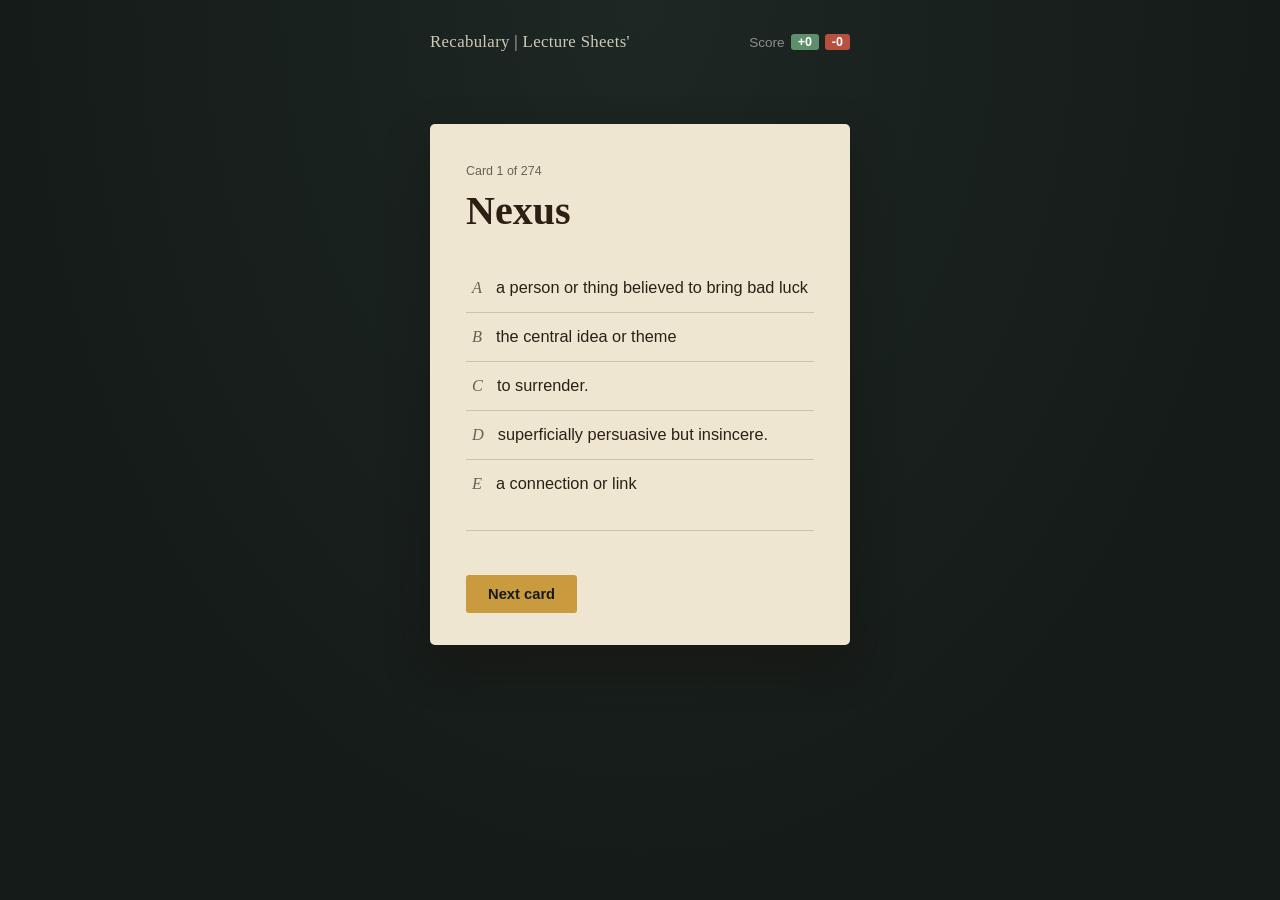
<file: recabulary/lecsheet.html>
<!DOCTYPE html>
<html lang="en">
<head>
<meta charset="UTF-8">
<meta name="viewport" content="width=device-width, initial-scale=1.0">
<title>Recabulary | Hibran</title>
<link rel="icon" type="image/x-icon" href="favicon.png">
<link rel="manifest" href="manifest.json">
<meta name="theme-color" content="#151b19">
<meta name="apple-mobile-web-app-capable" content="yes">
<meta name="apple-mobile-web-app-status-bar-style" content="black-translucent">
<link rel="apple-touch-icon" href="icons/icon-192.png">
<style>
  :root{
    --ink:#151b19;
    --ink-soft:#1d2724;
    --paper:#efe6d2;
    --paper-shadow: rgba(24,18,8,.45);
    --text-dark:#2b2013;
    --text-muted:#6b6152;
    --text-on-dark:#cfc9b8;
    --text-on-dark-dim:#8b9089;
    --accent-correct:#5f8f6a;
    --accent-wrong:#b8503f;
    --accent-gold:#c99a3e;
    --hairline: rgba(43,32,19,.18);
    --hairline-dark: rgba(255,255,255,.1);
  }

  *{ box-sizing:border-box; }

  body{
    margin:0;
    min-height:100vh;
    background:
      radial-gradient(ellipse at top, var(--ink-soft) 0%, var(--ink) 70%);
    font-family: -apple-system, BlinkMacSystemFont, "Segoe UI", Roboto, sans-serif;
    color: var(--text-on-dark);
    display:flex;
    flex-direction:column;
    align-items:center;
    padding: 32px 20px 60px;
  }

  header{
    width:100%;
    max-width:520px;
    display:flex;
    align-items:center;
    justify-content:space-between;
    margin-bottom: 8vh;
  }

  .brand{
    font-family: Georgia, "Iowan Old Style", "Palatino Linotype", serif;
    font-size: 1.05rem;
    letter-spacing: .02em;
    color: var(--text-on-dark);
  }

  .score{
    display:flex;
    align-items:center;
    gap: 6px;
    font-size: .85rem;
    color: var(--text-on-dark-dim);
  }

  .tally{
    display:inline-block;
    padding: 1px 7px;
    border-radius: 3px;
    font-size: .78rem;
    font-weight: 700;
    color: #fff;
  }
  .tally-correct{ background: var(--accent-correct); }
  .tally-wrong{ background: var(--accent-wrong); }

  main{
    width:100%;
    max-width: 480px;
  }

  .card{
    background: var(--paper);
    border-radius: 5px;
    padding: 40px 36px 32px;
    box-shadow: 0 20px 44px var(--paper-shadow);
  }

  .tag{
    margin: 0 0 10px;
    font-size: .78rem;
    color: var(--text-muted);
    font-weight: 500;
  }

  .word{
    margin: 0 0 30px;
    font-family: Georgia, "Iowan Old Style", "Palatino Linotype", serif;
    font-size: clamp(1.9rem, 6vw, 2.5rem);
    color: var(--text-dark);
    text-transform: capitalize;
    line-height: 1.15;
  }

  .options{
    list-style:none;
    margin:0;
    padding:0;
  }

  .options li + li{
    border-top: 1px solid var(--hairline);
  }

  .option{
    width:100%;
    display:flex;
    align-items:baseline;
    gap: 14px;
    background:none;
    border:none;
    text-align:left;
    padding: 14px 6px;
    font-size: 1.02rem;
    color: var(--text-dark);
    cursor:pointer;
    border-radius: 3px;
    transition: background .15s, color .15s;
  }
  .option:hover:not(:disabled){ background: rgba(43,32,19,.06); }
  .option:focus-visible{ outline: 2px solid var(--accent-gold); outline-offset: -2px; }
  .option:disabled{ cursor: default; }

  .option .letter{
    font-family: Georgia, serif;
    font-style: italic;
    color: var(--text-muted);
    flex-shrink:0;
  }

  .option.correct{ background: var(--accent-correct); color:#fff; }
  .option.correct .letter{ color: rgba(255,255,255,.75); }
  .option.wrong{ background: var(--accent-wrong); color:#fff; text-decoration: line-through; opacity:.9; }
  .option.wrong .letter{ color: rgba(255,255,255,.75); }

  .next-btn{
    display:block;
    margin: 26px 0 0;
    background: var(--accent-gold);
    color: var(--ink);
    border:none;
    font-size: .92rem;
    font-weight: 600;
    padding: 11px 22px;
    border-radius: 3px;
    cursor:pointer;
    transition: filter .15s;
  }
  .next-btn:hover, .next-btn:focus-visible{ filter: brightness(1.08); }

  .example{
    display: grid;
    grid-template-rows: 0fr;
    transition: grid-template-rows .35s ease;
    overflow: hidden;
  }
  .example.is-visible{
    grid-template-rows: 1fr;
  }
  .example-text{
    min-height: 0;
    overflow: hidden;
    margin: 22px 0 0;
    padding-top: 18px;
    border-top: 1px solid var(--hairline);
    font-size: .95rem;
    line-height: 1.55;
    color: var(--text-muted);
    font-style: italic;
  }
  .example-text .label{
    font-style: normal;
    font-weight: 600;
    color: var(--text-muted);
    margin-right: 4px;
  }
  .example-text strong{
    font-style: normal;
    font-weight: 600;
    color: #9c6f1f;
  }

  @media (max-width: 480px){
    .card{ padding: 32px 24px 26px; }
    header{ margin-bottom: 6vh; }
  }

  @media (prefers-reduced-motion: reduce){
    *{ transition: none !important; }
  }
</style>
</head>
<body>

  <div class="scene">
    <header>
      <span class="brand">Recabulary | Lecture Sheets'</span>
      <span class="score">Score <span class="tally tally-correct" id="correctTally">+0</span><span class="tally tally-wrong" id="wrongTally">-0</span></span>
    </header>

    <main>
      <div class="card">
        <p class="tag" id="cardTag">Card 1 of 20</p>
        <h1 class="word" id="wordDisplay">—</h1>
        <ul class="options" id="options"></ul>
        <div class="example" id="exampleSentence"><p class="example-text" id="exampleText"></p></div>
        <button class="next-btn" id="nextBtn" hidden>Next card</button>
      </div>
    </main>
  </div>

<script>
  const WORDS = [
    { word: "Abate", meaning: "to reduce", example: "The storm finally abated after three days." },
{ word: "Abdicate", meaning: "to step down from a position of power", example: "The king abdicated his throne to marry a commoner." },
{ word: "Aberration", meaning: "something not typical", example: "His rude behavior was an aberration from his usual kindness." },
{ word: "Abhor", meaning: "to hate", example: "She abhors any form of cruelty to animals." },
{ word: "Abject", meaning: "hopeless", example: "The refugees lived in abject poverty." },
{ word: "Augment", meaning: "to increase or enhance something", example: "Reading regularly can augment your vocabulary and comprehension skills." },
{ word: "Abridge", meaning: "to shorten", example: "The editor abridged the novel to fit the magazine." },
{ word: "Absolve", meaning: "to free from blame", example: "The court absolved him of all charges." },
{ word: "Abstract", meaning: "theoretical", example: "Mathematics can seem very abstract to young students." },
{ word: "Abstruse", meaning: "difficult to understand", example: "The professor's lecture was so abstruse that students fell asleep." },
{ word: "Acclaim", meaning: "to praise publicly and enthusiastically", example: "The film received widespread acclaim from critics." },
{ word: "Accolade", meaning: "an honor", example: "Winning the Nobel Prize is the highest accolade a scientist can receive." },
{ word: "Accrue", meaning: "to accumulate over time", example: "Interest accrues on savings accounts monthly." },
{ word: "Acquiesce", meaning: "to comply passively", example: "She acquiesced to his plan despite her doubts." },
{ word: "Acquit", meaning: "to find not guilty", example: "The jury acquitted him after reviewing the evidence." },
{ word: "Acumen", meaning: "mental sharpness", example: "Her business acumen helped the company grow rapidly." },
{ word: "Adamant", meaning: "stubborn", example: "She was adamant about not changing her decision." },
{ word: "Admonish", meaning: "to warn", example: "The teacher admonished students to study hard." },
{ word: "Adroit", meaning: "skillful", example: "She was adroit at handling difficult customers." },
{ word: "Alacrity", meaning: "cheerful promptness", example: "He accepted the challenge with alacrity." },
{ word: "Alienate", meaning: "to estrange", example: "His arrogance alienated all his friends." },
{ word: "Alleviate", meaning: "to relieve", example: "The medicine helped alleviate his pain." },
{ word: "Ambiguous", meaning: "unclear in meaning", example: "His ambiguous answer left everyone confused." },
{ word: "Ameliorate", meaning: "to make better", example: "New policies were introduced to ameliorate living conditions." },
{ word: "Banal", meaning: "lacking originality; commonplace", example: "The movie received poor reviews because critics found its plot banal and predictable." },
{ word: "Bane", meaning: "a cause of misery or harm", example: "Procrastination has been the bane of many students preparing for admission tests." },
{ word: "Belittle", meaning: "to make someone or something seem less important", example: "Good leaders encourage others instead of belittling their efforts." },
{ word: "Belligerent", meaning: "hostile and aggressive", example: "His belligerent attitude created tension during the meeting." },
{ word: "Benevolent", meaning: "generous and kind", example: "The benevolent donor funded scholarships for disadvantaged students." },
{ word: "Benign", meaning: "harmless; gentle", example: "Fortunately, the tumor was benign rather than cancerous." },
{ word: "Breach", meaning: "a violation or breaking of a law, agreement, or relationship", example: "Sharing confidential information would be a breach of company policy." },
{ word: "Blatant", meaning: "offensively obvious", example: "His blatant disregard for the rules angered everyone." },
{ word: "Bliss", meaning: "perfect happiness", example: "After the exam ended, the students felt a sense of bliss." },
{ word: "Bolster", meaning: "to support or strengthen", example: "Regular practice can bolster a student's confidence." },
{ word: "Bombastic", meaning: "pompous and inflated in language", example: "The politician's bombastic speech failed to impress the audience." },
{ word: "Boorish", meaning: "rude and insensitive", example: "His boorish behavior offended the guests." },
{ word: "Brevity", meaning: "briefness", example: "Brevity is often appreciated in professional communication." },
{ word: "Bridle", meaning: "to restrain or control", example: "She struggled to bridle her anger during the argument." },
{ word: "Broach", meaning: "to introduce a topic for discussion", example: "Nobody wanted to broach the issue of budget cuts." },
{ word: "Bucolic", meaning: "relating to the countryside", example: "The village offered a peaceful and bucolic environment." },
{ word: "Buffoon", meaning: "a ridiculous or foolish person", example: "The comedian played the role of a buffoon in the play." },
{ word: "Burnish", meaning: "to polish; to improve one's reputation", example: "The award helped burnish the company's image." },
{ word: "Buttress", meaning: "to support or reinforce", example: "The evidence buttressed the lawyer's argument." },
{ word: "Burgeon", meaning: "to grow or develop rapidly", example: "Interest in artificial intelligence has burgeoned in recent years." },
{ word: "Bequeath", meaning: "to leave something to someone by a will", example: "She bequeathed her entire library to the university." },
{ word: "Bereft", meaning: "deprived of something important", example: "The family was bereft of hope after the disaster." },
{ word: "Berate", meaning: "to scold harshly", example: "The coach berated the players for their lack of discipline." },
{ word: "Bias", meaning: "prejudice in favor of or against something", example: "Journalists should avoid personal bias when reporting news." },
{ word: "Cacophony", meaning: "harsh mixture of sounds.", example: "The cacophony from the busy street made it difficult to concentrate." },
{ word: "Cajole", meaning: "to persuade through flattery.", example: "She managed to cajole her friend into joining the competition." },
{ word: "Candor", meaning: "honesty and openness.", example: "His candor during the interview impressed the panel." },
{ word: "Capitulate", meaning: "to surrender.", example: "After hours of debate, the opposition finally capitulated." },
{ word: "Capricious", meaning: "unpredictable and impulsive.", example: "The manager's capricious decisions frustrated the employees." },
{ word: "Catalyst", meaning: "something that causes change.", example: "The scholarship was a catalyst for her academic success." },
{ word: "Catharsis", meaning: "emotional release.", example: "Writing in a journal provided catharsis after a stressful week." },
{ word: "Censure", meaning: "to criticize severely.", example: "The committee censured the official for misconduct." },
{ word: "Chagrin", meaning: "embarrassment or disappointment.", example: "Much to his chagrin, he forgot his presentation notes." },
{ word: "Charlatan", meaning: "a fraud.", example: "The so-called healer was exposed as a charlatan." },
{ word: "Chide", meaning: "to scold gently.", example: "The teacher chided the student for arriving late." },
{ word: "Circumspect", meaning: "cautious.", example: "Investors should be circumspect before making risky decisions." },
{ word: "Coerce", meaning: "to force.", example: "Nobody should be coerced into making a decision." },
{ word: "Cognizant", meaning: "aware.", example: "She was fully cognizant of the challenges ahead." },
{ word: "Commendable", meaning: "worthy of praise.", example: "His efforts to help underprivileged children were commendable." },
{ word: "Complacent", meaning: "self-satisfied.", example: "Successful students avoid becoming complacent." },
{ word: "Concur", meaning: "to agree.", example: "Most experts concur with the findings of the report." },
{ word: "Condone", meaning: "to approve of wrongdoing.", example: "The school does not condone cheating." },
{ word: "Conspicuous", meaning: "easily noticed.", example: "Her bright red jacket was conspicuous in the crowd." },
{ word: "Contend", meaning: "to struggle or argue.", example: "Athletes must contend with intense pressure." },
{ word: "Contrite", meaning: "remorseful.", example: "He appeared genuinely contrite after his mistake." },
{ word: "Convoluted", meaning: "complex and difficult to follow.", example: "The instructions were so convoluted that nobody understood them." },
{ word: "Corroborate", meaning: "to confirm with evidence.", example: "Witnesses were able to corroborate her statement." },
{ word: "Credulous", meaning: "too ready to believe.", example: "Credulous people are often targeted by scammers." },
{ word: "Daunt", meaning: "to intimidate.", example: "The difficulty of the exam did not daunt her." },
{ word: "Debacle", meaning: "a complete failure.", example: "The poorly planned event turned into a debacle." },
{ word: "Debilitate", meaning: "to weaken.", example: "The illness continued to debilitate him for weeks." },
{ word: "Decorum", meaning: "proper behavior.", example: "Students should maintain decorum during presentations." },
{ word: "Deference", meaning: "respectful submission.", example: "Out of deference to her experience, they accepted her advice." },
{ word: "Deleterious", meaning: "harmful.", example: "Smoking has deleterious effects on health." },
{ word: "Delineate", meaning: "to describe precisely.", example: "The report clearly delineated the responsibilities of each team member." },
{ word: "Demur", meaning: "to object politely.", example: "She demurred when asked to reveal confidential information." },
{ word: "Denigrate", meaning: "to belittle.", example: "It is unfair to denigrate someone's achievements." },
{ word: "Deride", meaning: "to mock.", example: "Critics derided the proposal as unrealistic." },
{ word: "Despot", meaning: "a tyrannical ruler.", example: "The country suffered under the rule of a despot." },
{ word: "Deter", meaning: "to discourage.", example: "Strict penalties deter people from breaking the law." },
{ word: "Diatribe", meaning: "a bitter verbal attack.", example: "The speech turned into a diatribe against the administration." },
{ word: "Dichotomy", meaning: "division into two opposing groups.", example: "The book explores the dichotomy between tradition and modernity." },
{ word: "Diffident", meaning: "lacking confidence.", example: "The diffident student hesitated before answering." },
{ word: "Dilatory", meaning: "intended to delay.", example: "The lawyer used dilatory tactics to postpone the trial." },
{ word: "Discerning", meaning: "having good judgment.", example: "Discerning readers quickly recognized the quality of the novel." },
{ word: "Disparate", meaning: "fundamentally different.", example: "The committee consisted of people from disparate backgrounds." },
{ word: "Disseminate", meaning: "to spread widely.", example: "The organization disseminated information through social media." },
{ word: "Dissonance", meaning: "lack of harmony.", example: "There was a noticeable dissonance between his words and actions." },
{ word: "Dogmatic", meaning: "stubbornly opinionated.", example: "His dogmatic approach discouraged discussion." },
{ word: "Dubious", meaning: "doubtful.", example: "The claim seemed dubious without supporting evidence." },
{ word: "Duress", meaning: "force or coercion.", example: "The confession was obtained under duress." },
{ word: "Dynamic", meaning: "energetic and changing.", example: "She is a dynamic leader who inspires her team." },
{ word: "Ebullient", meaning: "enthusiastic and energetic.", example: "The ebullient crowd cheered throughout the match." },
{ word: "Eclectic", meaning: "selecting from various sources; diverse.", example: "Her eclectic taste in books ranged from philosophy to science fiction." },
{ word: "Edify", meaning: "to instruct or enlighten.", example: "Good literature should entertain as well as edify." },
{ word: "Efficacy", meaning: "effectiveness.", example: "Researchers tested the efficacy of the new vaccine." },
{ word: "Elated", meaning: "extremely happy.", example: "She was elated after learning she had won the scholarship." },
{ word: "Elicit", meaning: "to draw out or bring forth.", example: "The teacher's question elicited several thoughtful responses." },
{ word: "Eloquent", meaning: "persuasive and expressive in speech.", example: "The candidate delivered an eloquent speech." },
{ word: "Elucidate", meaning: "to make clear; explain.", example: "The professor used examples to elucidate the concept." },
{ word: "Elusive", meaning: "difficult to find, catch, or understand.", example: "The solution remained elusive despite repeated efforts." },
{ word: "Emaciated", meaning: "extremely thin and weak.", example: "The lost traveler appeared emaciated and exhausted." },
{ word: "Empathy", meaning: "the ability to understand another person's feelings.", example: "Effective leaders show empathy toward others." },
{ word: "Enervate", meaning: "to weaken or drain energy.", example: "The intense heat began to enervate the workers." },
{ word: "Engender", meaning: "to cause or produce.", example: "Mutual respect engenders trust." },
{ word: "Enigma", meaning: "a mystery or puzzle.", example: "Disappearance remained an enigma for investigators." },
{ word: "Ephemeral", meaning: "short-lived.", example: "Fame in the entertainment industry is often ephemeral." },
{ word: "Equanimity", meaning: "calmness and composure.", example: "She handled the crisis with remarkable equanimity." },
{ word: "Facetious", meaning: "joking inappropriately.", example: "His facetious remarks irritated the audience." },
{ word: "Facilitate", meaning: "to make easier.", example: "Technology can facilitate communication across long distances." },
{ word: "Fallacious", meaning: "based on a mistaken belief.", example: "The argument sounded convincing but was fallacious." },
{ word: "Fastidious", meaning: "very attentive to detail.", example: "The editor was fastidious about grammar and punctuation." },
{ word: "Fathom", meaning: "to understand fully.", example: "I could not fathom why he made such a decision." },
{ word: "Fecund", meaning: "fertile; productive.", example: "The valley is known for its fecund soil." },
{ word: "Feign", meaning: "to pretend.", example: "He feigned illness to avoid the examination." },
{ word: "Felicitous", meaning: "well chosen; appropriate.", example: "Her felicitous remarks eased the tension in the room." },
{ word: "Fervent", meaning: "passionate and intense.", example: "She remained a fervent supporter of educational reform." },
{ word: "Fickle", meaning: "likely to change frequently.", example: "Public opinion can be remarkably fickle." },
{ word: "Florid", meaning: "excessively elaborate or ornate.", example: "Critics disliked the author's florid style." },
{ word: "Flout", meaning: "to openly disregard.", example: "Some motorists continue to flout traffic regulations." },
{ word: "Forbearance", meaning: "patience and self-control.", example: "He showed great forbearance during the dispute." },
{ word: "Fortuitous", meaning: "happening by chance, often luckily.", example: "Their meeting was entirely fortuitous." },
{ word: "Frugal", meaning: "economical; avoiding waste.", example: "Her frugal habits helped her save money." },
{ word: "Futile", meaning: "pointless; ineffective.", example: "Further resistance proved futile." },
{ word: "Galvanize", meaning: "to stimulate into action.", example: "The leader's speech galvanized the volunteers into action." },
{ word: "Garrulous", meaning: "excessively talkative.", example: "The garrulous passenger talked throughout the journey." },
{ word: "Genial", meaning: "friendly and cheerful.", example: "The genial host welcomed everyone warmly." },
{ word: "Germane", meaning: "relevant to the matter at hand.", example: "His comments were germane to the discussion." },
{ word: "Gesticulate", meaning: "to use expressive gestures while speaking.", example: "He gesticulated wildly while telling the story." },
{ word: "Glib", meaning: "superficially persuasive but insincere.", example: "The salesman gave glib answers to difficult questions." },
{ word: "Grandiloquent", meaning: "pompous in language or style.", example: "The speech was criticized for being grandiloquent." },
{ word: "Gratuitous", meaning: "unnecessary or unwarranted.", example: "The movie contained gratuitous violence." },
{ word: "Gravitate", meaning: "to be naturally attracted toward.", example: "Students often gravitate toward inspiring teachers." },
{ word: "Gregarious", meaning: "sociable; fond of company.", example: "She is naturally gregarious and enjoys meeting people." },
{ word: "Grisly", meaning: "horrifying; gruesome.", example: "The detective investigated the grisly crime scene." },
{ word: "Grovel", meaning: "to behave in an excessively submissive manner.", example: "He refused to grovel for forgiveness." },
{ word: "Guffaw", meaning: "a loud burst of laughter.", example: "His joke produced a guffaw from the audience." },
{ word: "Guile", meaning: "cunning or deceit.", example: "He succeeded through hard work rather than guile." },
{ word: "Gullible", meaning: "easily deceived.", example: "Gullible consumers often fall victim to scams." },
{ word: "Gusto", meaning: "enthusiasm and enjoyment.", example: "The children approached the project with gusto." },
{ word: "Hackneyed", meaning: "overused; lacking originality", example: "The writer's argument relied on hackneyed ideas and clichés." },
{ word: "Haphazard", meaning: "lacking organization or planning", example: "His haphazard preparation resulted in poor performance." },
{ word: "Harangue", meaning: "a lengthy and forceful speech", example: "The coach delivered a harangue about discipline and dedication." },
{ word: "Harbinger", meaning: "a sign of something to come", example: "The first warm days of spring were a harbinger of summer." },
{ word: "Hardy", meaning: "capable of enduring difficult conditions", example: "Hardy plants survived the harsh winter weather." },
{ word: "Haughty", meaning: "arrogantly superior", example: "Her haughty manner annoyed her classmates." },
{ word: "Heed", meaning: "to pay attention to", example: "Students should heed the instructor's advice." },
{ word: "Heinous", meaning: "shockingly wicked", example: "The community was outraged by the heinous crime." },
{ word: "Heresy", meaning: "belief contrary to accepted doctrine", example: "His views were considered heresy by traditionalists." },
{ word: "Heterogeneous", meaning: "diverse in character or content", example: "The class consisted of students from heterogeneous backgrounds." },
{ word: "Hiatus", meaning: "a break or interruption", example: "The magazine resumed publication after a brief hiatus." },
{ word: "Hindrance", meaning: "an obstacle or impediment", example: "Poor time management can be a hindrance to success." },
{ word: "Hoard", meaning: "to accumulate and store away", example: "Some people hoard supplies during emergencies." },
{ word: "Homogeneous", meaning: "similar in composition or character", example: "The sample group was relatively homogeneous." },
{ word: "Hypocrisy", meaning: "pretending to have virtues one lacks", example: "Many criticized the politician's hypocrisy." },
{ word: "Hypothetical", meaning: "based on assumption rather than fact", example: "The professor discussed a hypothetical situation." },
{ word: "Iconoclast", meaning: "one who attacks traditional beliefs", example: "The scientist was viewed as an iconoclast for challenging accepted theories." },
{ word: "Idealistic", meaning: "guided by noble principles rather than practicality", example: "His idealistic goals inspired many young people." },
{ word: "Idiom", meaning: "an expression whose meaning differs from its literal meaning", example: "Understanding idioms is important for language mastery." },
{ word: "Idiosyncrasy", meaning: "a distinctive personal habit or characteristic", example: "Everyone has some idiosyncrasy that makes them unique." },
{ word: "Ignominious", meaning: "shameful or disgraceful", example: "The team suffered an ignominious defeat." },
{ word: "Illicit", meaning: "illegal or forbidden", example: "Authorities worked to stop illicit trade." },
{ word: "Immaculate", meaning: "perfectly clean or flawless", example: "Her notes were immaculate and well organized." },
{ word: "Imminent", meaning: "about to happen", example: "Dark clouds suggested that rain was imminent." },
{ word: "Immutable", meaning: "unchangeable", example: "Some people once believed those laws were immutable." },
{ word: "Impartial", meaning: "fair and unbiased", example: "Judges are expected to remain impartial." },
{ word: "Impetuous", meaning: "acting without careful thought", example: "His impetuous decision created unnecessary problems." },
{ word: "Implicit", meaning: "understood though not directly stated", example: "There was an implicit agreement between them." },
{ word: "Improvise", meaning: "to create without preparation", example: "The speaker had to improvise when the equipment failed." },
{ word: "Incessant", meaning: "continuing without interruption", example: "The incessant noise made studying difficult." },
{ word: "Incisive", meaning: "sharply analytical and insightful", example: "Her incisive comments improved the discussion." },
{ word: "Indifferent", meaning: "lacking interest or concern", example: "He seemed indifferent to the outcome." },
{ word: "Jaded", meaning: "tired or bored from overexposure", example: "After years in the profession, he became jaded." },
{ word: "Jeopardize", meaning: "to put at risk", example: "Careless mistakes can jeopardize your chances of success." },
{ word: "Jinx", meaning: "a person or thing believed to bring bad luck", example: "Some athletes believe discussing victory beforehand may jinx the result." },
{ word: "Jocular", meaning: "humorous and playful", example: "The teacher maintained a jocular tone throughout the lecture." },
{ word: "Jocund", meaning: "cheerful and lighthearted", example: "The children remained jocund throughout the picnic." },
{ word: "Jostle", meaning: "to push roughly in a crowd", example: "Passengers jostled one another while boarding the train." },
{ word: "Jovial", meaning: "cheerful and friendly", example: "The jovial host made everyone feel welcome." },
{ word: "Jubilant", meaning: "extremely joyful", example: "One direction was jubilant after the victory." },
{ word: "Judicial", meaning: "relating to courts or judges", example: "The country introduced several judicial reforms." },
{ word: "Judicious", meaning: "showing good judgment", example: "A judicious decision saved the company money." },
{ word: "Jurisdiction", meaning: "legal authority or control", example: "The case fell under the court's jurisdiction." },
{ word: "Justify", meaning: "to provide a valid reason for", example: "Nothing can justify dishonest behavior." },
{ word: "Juxtapose", meaning: "to place side by side for comparison", example: "The author juxtaposed tradition and modernity in the novel." },
{ word: "Keen", meaning: "eager; sharp", example: "She has a keen interest in economics and public policy." },
{ word: "Kernel", meaning: "the central or most important part", example: "There was a kernel of truth in his argument." },
{ word: "Keynote", meaning: "the central idea or theme", example: "Innovation was the keynote of the conference." },
{ word: "Kindle", meaning: "to arouse or inspire", example: "The lecture kindled his interest in scientific research." },
{ word: "Kinetic", meaning: "relating to motion", example: "Kinetic energy increases as an object's speed increases." },
{ word: "Kinship", meaning: "a feeling of connection", example: "He felt a strong kinship with his classmates." },
{ word: "Kiosk", meaning: "a small booth or stand", example: "Newspapers were sold from a kiosk near the station." },
{ word: "Knack", meaning: "a special skill", example: "Purnata has a knack for solving difficult problems." },
{ word: "Knavish", meaning: "dishonest; untrustworthy", example: "The merchant's knavish behavior drove customers away." },
{ word: "Knead", meaning: "to work by pressing and folding", example: "Bakers knead dough before baking bread." },
{ word: "Knell", meaning: "a signal of an end", example: "Many believed the defeat sounded the knell of the campaign." },
{ word: "Kudos", meaning: "praise and recognition", example: "She received kudos for her outstanding academic performance." },
{ word: "Laconic", meaning: "using very few words", example: "His laconic reply revealed little information." },
{ word: "Lament", meaning: "to express sorrow", example: "Many people lament the loss of historic buildings." },
{ word: "Laudable", meaning: "deserving praise", example: "Her efforts to help others were laudable." },
{ word: "Lethargic", meaning: "lacking energy", example: "The hot weather made everyone feel lethargic." },
{ word: "Levity", meaning: "lightness of manner", example: "A touch of levity eased the tension." },
{ word: "Liable", meaning: "legally responsible", example: "The company was liable for the damages." },
{ word: "Linger", meaning: "to remain longer than expected", example: "The smell of perfume lingered in the room." },
{ word: "Loquacious", meaning: "very talkative", example: "The loquacious guest dominated the discussion." },
{ word: "Lucid", meaning: "clear and easy to understand", example: "The professor gave a lucid explanation of the theory." },
{ word: "Lucrative", meaning: "profitable", example: "Software development can be a lucrative profession." },
{ word: "Lull", meaning: "a temporary period of calm", example: "There was a lull in the conversation." },
{ word: "Lurid", meaning: "shocking or sensational", example: "Newspapers published lurid details of the scandal." },
{ word: "Magnanimous", meaning: "generous and forgiving", example: "He was magnanimous in victory and gracious in defeat." },
{ word: "Malign", meaning: "to speak evil of", example: "It is unfair to malign someone without evidence." },
{ word: "Nascent", meaning: "beginning to develop", example: "The startup was still in its nascent stage." },
{ word: "Nefarious", meaning: "wicked; evil", example: "The criminal was involved in several nefarious activities." },
{ word: "Negligent", meaning: "careless", example: "The accident occurred because of negligent driving." },
{ word: "Nexus", meaning: "a connection or link", example: "The report examined the nexus between education and income." },
{ word: "Nominal", meaning: "existing in name only", example: "He was the nominal leader of the organization." },
{ word: "Nonchalant", meaning: "casually calm", example: "He appeared nonchalant despite the pressure." },
{ word: "Nostalgia", meaning: "longing for the past", example: "The old photographs filled her with nostalgia." },
{ word: "Notorious", meaning: "famous for something bad", example: "The city became notorious for corruption." },
{ word: "Novice", meaning: "a beginner", example: "Although a novice, she learned quickly." },
{ word: "Nuance", meaning: "a subtle difference", example: "Understanding nuance is important in literature." },
{ word: "Nullify", meaning: "to make invalid", example: "The court's decision nullified the agreement." },
{ word: "Nurture", meaning: "to encourage growth or development", example: "Teachers should nurture students' curiosity." },
{ word: "Obliterate", meaning: "to destroy completely.", example: "The flood obliterated several villages." },
{ word: "Oblivious", meaning: "unaware; unconscious of what is happening around one.", example: "He remained oblivious to the commotion around him." },
{ word: "Obscure", meaning: "not well known; difficult to understand.", example: "The professor referred to an obscure historical event." },
{ word: "Obstinate", meaning: "stubbornly refusing to change one's opinion.", example: "The child remained obstinate despite repeated warnings." },
{ word: "Odious", meaning: "hateful; disgusting.", example: "Everyone condemned the odious act." },
{ word: "Officious", meaning: "excessively eager to give unwanted advice.", example: "The officious clerk irritated customers with constant interference." },
{ word: "Ominous", meaning: "threatening; suggesting something bad will happen.", example: "The dark clouds gave the sky an ominous appearance." },
{ word: "Onerous", meaning: "burdensome; difficult.", example: "The contract imposed onerous obligations on employees." },
{ word: "Opaque", meaning: "not transparent; difficult to understand.", example: "The report was criticized for its opaque language." },
{ word: "Opulent", meaning: "wealthy and luxurious.", example: "The palace was decorated in an opulent style." },
{ word: "Ordeal", meaning: "a painful or difficult experience.", example: "Recovering from the accident was a long ordeal." },
{ word: "Ornate", meaning: "highly decorated.", example: "Building featured ornate carvings and designs." },
{ word: "Ostentatious", meaning: "showy; intended to attract attention.", example: "His ostentatious display of wealth annoyed many people." },
{ word: "Ostracize", meaning: "to exclude from a group.", example: "Classmates began to ostracize him after the incident." },
{ word: "Outlandish", meaning: "bizarre; unusual.", example: "His outlandish theories attracted attention but little support." },
{ word: "Overwrought", meaning: "excessively emotional.", example: "Her overwrought reaction surprised everyone." },
{ word: "Pacify", meaning: "to calm or soothe.", example: "The teacher tried to pacify the angry students." },
{ word: "Paradox", meaning: "a statement that seems contradictory but may be true.", example: "The novel explores the paradox of freedom and responsibility." },
{ word: "Paragon", meaning: "a model of excellence.", example: "She is considered a paragon of integrity." },
{ word: "Paramount", meaning: "most important.", example: "Public safety is of paramount importance." },
{ word: "Partisan", meaning: "strongly supporting one side.", example: "The debate became highly partisan." },
{ word: "Paucity", meaning: "scarcity; lack.", example: "There is a paucity of reliable data on the subject." },
{ word: "Pedantic", meaning: "overly concerned with minor details.", example: "His pedantic corrections annoyed the class." },
{ word: "Perfunctory", meaning: "done with little interest or effort.", example: "She gave a perfunctory apology." },
{ word: "Permeate", meaning: "to spread through.", example: "The smell of coffee permeated the room." },
{ word: "Perpetuate", meaning: "to cause something to continue.", example: "False stereotypes perpetuate social divisions." },
{ word: "Pertinent", meaning: "relevant.", example: "His questions were highly pertinent to the discussion." },
{ word: "Pinnacle", meaning: "the highest point.", example: "Winning the award was the pinnacle of her career." },
{ word: "Placate", meaning: "to calm someone who is angry.", example: "The manager attempted to placate dissatisfied customers." },
{ word: "Plausible", meaning: "believable.", example: "She provided a plausible explanation for her absence." },
{ word: "Pragmatic", meaning: "practical.", example: "They adopted a pragmatic approach to solving the problem." },
{ word: "Prodigal", meaning: "wastefully extravagant.", example: "His prodigal spending left him in debt." },
{ word: "Quagmire", meaning: "a difficult situation.", example: "The negotiations turned into a political quagmire." },
{ word: "Quaint", meaning: "attractively old-fashioned.", example: "They stayed in a quaint village cottage." },
{ word: "Quandary", meaning: "a state of uncertainty.", example: "She faced a quandary when choosing between two universities." },
{ word: "Quarantine", meaning: "isolation to prevent disease spread.", example: "The travelers were placed under quarantine." },
{ word: "Quantify", meaning: "to measure or express numerically.", example: "Researchers attempted to quantify the results." },
{ word: "Quell", meaning: "to suppress or put an end to.", example: "Police were called to quell the disturbance." },
{ word: "Quench", meaning: "to satisfy or extinguish.", example: "Cold water helped quench his thirst." },
{ word: "Querulous", meaning: "complaining habitually.", example: "The querulous customer found fault with everything." },
{ word: "Quest", meaning: "a search or pursuit.", example: "His quest for knowledge never ended." },
{ word: "Quibble", meaning: "to argue over trivial matters.", example: "Stop quibbling over insignificant details." },
{ word: "Quiescent", meaning: "inactive; dormant.", example: "The volcano remained quiescent for decades." },
{ word: "Quintessential", meaning: "the most typical example.", example: "She is the quintessential dedicated student." },
{ word: "Quixotic", meaning: "impractically idealistic.", example: "His quixotic plan was unlikely to succeed." },
{ word: "Quorum", meaning: "minimum number required for a meeting.", example: "The committee could not vote because a quorum was absent." },
{ word: "Quotidian", meaning: "ordinary; everyday.", example: "The novel focuses on the beauty of quotidian life." }
  ];

  let bag = [];
  let current = null;
  let answered = false;
  let correctCount = 0;
  let wrongCount = 0;

  const wordDisplay = document.getElementById("wordDisplay");
  const optionsList = document.getElementById("options");
  const cardTag = document.getElementById("cardTag");
  const correctTally = document.getElementById("correctTally");
  const wrongTally = document.getElementById("wrongTally");
  const nextBtn = document.getElementById("nextBtn");
  const exampleSentence = document.getElementById("exampleSentence");
  const exampleText = document.getElementById("exampleText");
  const LETTERS = ["A", "B", "C", "D", "E"];

  function shuffle(arr){
    for(let i = arr.length - 1; i > 0; i--){
      const j = Math.floor(Math.random() * (i + 1));
      [arr[i], arr[j]] = [arr[j], arr[i]];
    }
    return arr;
  }

  function refillBag(){
    bag = shuffle([...WORDS]);
  }

  function pickDistractors(word, count){
    const chosen = new Set([word]);
    const result = [];
    const attemptLimit = WORDS.length * 5;
    let attempts = 0;
    while(result.length < count && attempts < attemptLimit){
      attempts++;
      const candidate = WORDS[Math.floor(Math.random() * WORDS.length)];
      if(chosen.has(candidate.word)) continue;
      chosen.add(candidate.word);
      result.push(candidate);
    }
    return result;
  }

  function nextCard(){
    if(bag.length === 0) refillBag();
    current = bag.pop();
    answered = false;
    nextBtn.hidden = true;
    render();
  }

  function render(){
    exampleSentence.classList.remove("is-visible");
    exampleText.innerHTML = "";
    cardTag.textContent = "Card " + (WORDS.length - bag.length) + " of " + WORDS.length;
    wordDisplay.textContent = current.word;

    const distractorCount = Math.min(4, WORDS.length - 1);
    const distractors = pickDistractors(current.word, distractorCount);
    const choices = shuffle([current, ...distractors]);

    optionsList.innerHTML = "";
    choices.forEach((choice, i) => {
      const li = document.createElement("li");
      const btn = document.createElement("button");
      btn.className = "option";
      btn.dataset.meaning = choice.meaning;
      btn.innerHTML = '<span class="letter">' + LETTERS[i] + '</span><span>' + choice.meaning + '</span>';
      btn.addEventListener("click", () => handleAnswer(btn, choice));
      li.appendChild(btn);
      optionsList.appendChild(li);
    });
  }

  function escapeRegExp(str){
    return str.replace(/[.*+?^${}()|[\]\\]/g, "\\$&");
  }

  function highlightWord(sentence, word){
    const regex = new RegExp("\\b" + escapeRegExp(word) + "\\b", "i");
    return sentence.replace(regex, match => "<strong>" + match + "</strong>");
  }

  function handleAnswer(btn, choice){
    if(answered) return;
    answered = true;

    const allBtns = optionsList.querySelectorAll(".option");
    allBtns.forEach(b => b.disabled = true);

    if(choice.word === current.word){
      btn.classList.add("correct");
      correctCount++;
      correctTally.textContent = "+" + correctCount;
    } else {
      btn.classList.add("wrong");
      wrongCount++;
      wrongTally.textContent = "-" + wrongCount;
      allBtns.forEach(b => {
        if(b.dataset.meaning === current.meaning) b.classList.add("correct");
      });
    }

    exampleText.innerHTML = '<span class="label">In use —</span> ' + highlightWord(current.example, current.word);
    exampleSentence.classList.add("is-visible");
    nextBtn.hidden = false;
  }

  nextBtn.addEventListener("click", nextCard);

  document.addEventListener("keydown", (e) => {
    if(answered) return;
    const idx = { "1": 0, "2": 1, "3": 2, "4": 3, "5": 4 }[e.key];
    if(idx === undefined) return;
    const btn = optionsList.querySelectorAll(".option")[idx];
    if(btn) btn.click();
  });

  nextCard();

  if ("serviceWorker" in navigator) {
    window.addEventListener("load", () => {
      navigator.serviceWorker.register("service-worker.js");
    });
  }
</script>
</body>
</html>
</file>
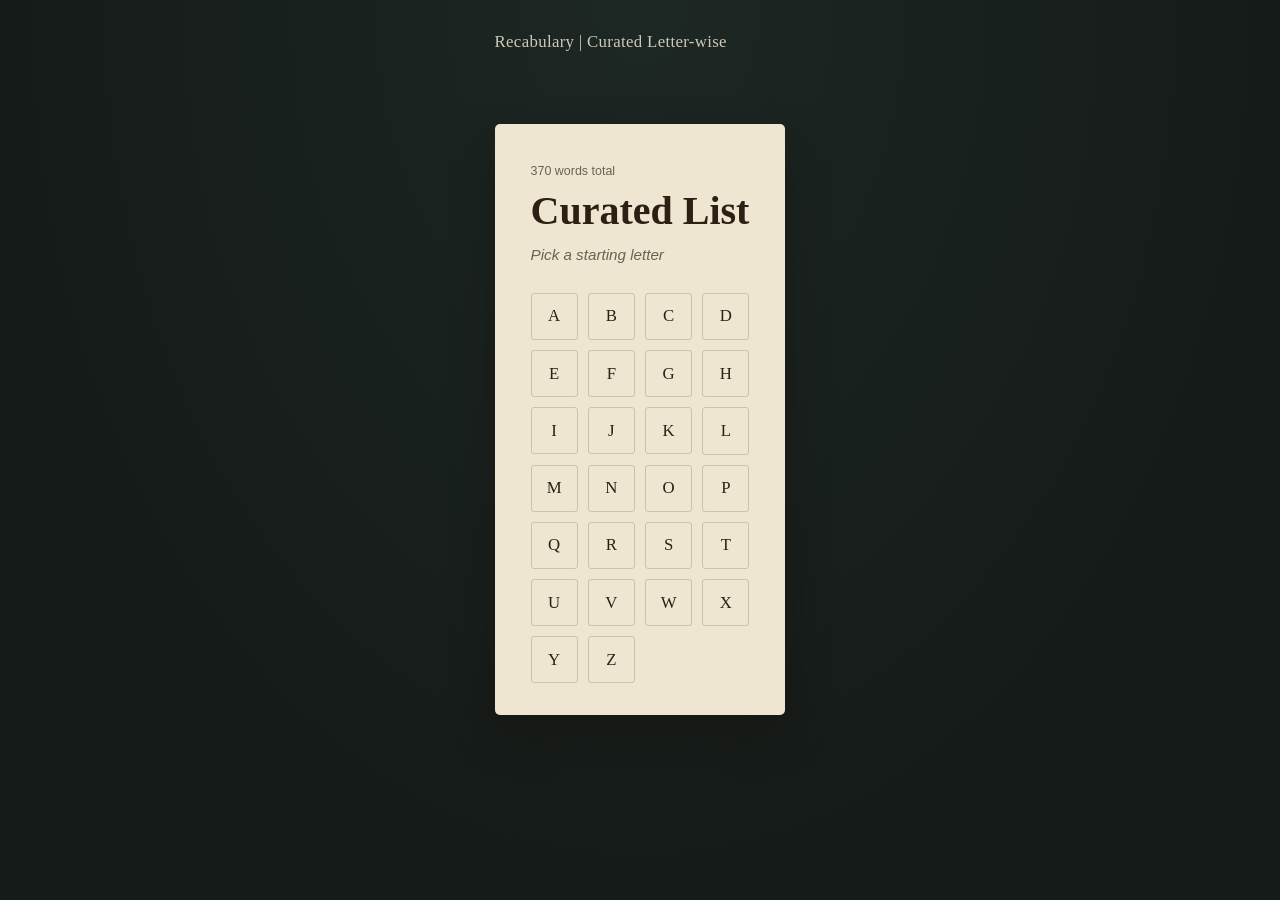
<file: recabulary/lecsheetlw.html>
<!DOCTYPE html>
<html lang="en">
<head>
<meta charset="UTF-8">
<meta name="viewport" content="width=device-width, initial-scale=1.0">
<title>Recabulary | Hibran</title>
<link rel="icon" type="image/x-icon" href="favicon.png">
<link rel="manifest" href="manifest.json">
<meta name="theme-color" content="#151b19">
<meta name="apple-mobile-web-app-capable" content="yes">
<meta name="apple-mobile-web-app-status-bar-style" content="black-translucent">
<link rel="apple-touch-icon" href="icons/icon-192.png">
<style>
  :root{
    --ink:#151b19;
    --ink-soft:#1d2724;
    --paper:#efe6d2;
    --paper-shadow: rgba(24,18,8,.45);
    --text-dark:#2b2013;
    --text-muted:#6b6152;
    --text-on-dark:#cfc9b8;
    --text-on-dark-dim:#8b9089;
    --accent-correct:#5f8f6a;
    --accent-wrong:#b8503f;
    --accent-gold:#c99a3e;
    --accent-gold-dark:#9c6f1f;
    --hairline: rgba(43,32,19,.18);
  }

  *{ box-sizing:border-box; }

  body{
    margin:0;
    min-height:100vh;
    background:
      radial-gradient(ellipse at top, var(--ink-soft) 0%, var(--ink) 70%);
    font-family: -apple-system, BlinkMacSystemFont, "Segoe UI", Roboto, sans-serif;
    color: var(--text-on-dark);
    display:flex;
    flex-direction:column;
    align-items:center;
    padding: 32px 20px 60px;
  }

  header{
    width:100%;
    max-width:480px;
    margin-bottom: 8vh;
  }

  .brand{
    font-family: Georgia, "Iowan Old Style", "Palatino Linotype", serif;
    font-size: 1.05rem;
    letter-spacing: .02em;
    color: var(--text-on-dark);
  }

  main{
    width:100%;
    max-width: 480px;
  }

  .card{
    background: var(--paper);
    border-radius: 5px;
    padding: 40px 36px 32px;
    box-shadow: 0 20px 44px var(--paper-shadow);
  }

  .tag{
    margin: 0 0 10px;
    font-size: .78rem;
    color: var(--text-muted);
    font-weight: 500;
  }

  .title{
    margin: 0 0 10px;
    font-family: Georgia, "Iowan Old Style", "Palatino Linotype", serif;
    font-size: clamp(1.9rem, 6vw, 2.5rem);
    color: var(--text-dark);
    line-height: 1.15;
  }

  .subtitle{
    margin: 0 0 26px;
    font-size: .95rem;
    line-height: 1.5;
    color: var(--text-muted);
    font-style: italic;
  }

  .word{
    margin: 0 0 30px;
    font-family: Georgia, "Iowan Old Style", "Palatino Linotype", serif;
    font-size: clamp(1.9rem, 6vw, 2.5rem);
    color: var(--text-dark);
    text-transform: capitalize;
    line-height: 1.15;
  }

  /* Letter grid */
  .letter-grid{
    display:grid;
    grid-template-columns: repeat(auto-fill, minmax(46px, 1fr));
    gap: 10px;
  }

  .letter-btn{
    aspect-ratio: 1;
    display:flex;
    align-items:center;
    justify-content:center;
    background: transparent;
    border: 1px solid var(--hairline);
    border-radius: 3px;
    font-family: Georgia, "Iowan Old Style", "Palatino Linotype", serif;
    font-size: 1.05rem;
    color: var(--text-dark);
    cursor:pointer;
    transition: background .15s, border-color .15s;
  }
  .letter-btn:hover:not(:disabled), .letter-btn:focus-visible:not(:disabled){
    background: rgba(201,154,62,.16);
    border-color: var(--accent-gold-dark);
  }
  .letter-btn:focus-visible{ outline: 2px solid var(--accent-gold-dark); outline-offset: 1px; }
  .letter-btn:disabled{
    color: var(--text-muted);
    opacity: .35;
    cursor: not-allowed;
  }

  /* Quiz view */
  .quiz-topbar{
    display:flex;
    align-items:center;
    justify-content:space-between;
    margin-bottom: 24px;
  }

  .back-link{
    background:none;
    border:none;
    color: var(--text-muted);
    font-size: .82rem;
    cursor:pointer;
    padding: 0;
    border-bottom: 1px solid transparent;
    transition: color .15s, border-color .15s;
  }
  .back-link:hover, .back-link:focus-visible{
    color: var(--accent-gold-dark);
    border-bottom-color: var(--accent-gold-dark);
  }

  .score{
    display:flex;
    align-items:center;
    gap: 6px;
    font-size: .85rem;
    color: var(--text-muted);
  }

  .tally{
    display:inline-block;
    padding: 1px 7px;
    border-radius: 3px;
    font-size: .78rem;
    font-weight: 700;
    color: #fff;
  }
  .tally-correct{ background: var(--accent-correct); }
  .tally-wrong{ background: var(--accent-wrong); }

  .options{
    list-style:none;
    margin:0;
    padding:0;
  }
  .options li + li{
    border-top: 1px solid var(--hairline);
  }

  .option{
    width:100%;
    display:flex;
    align-items:baseline;
    gap: 14px;
    background:none;
    border:none;
    text-align:left;
    padding: 14px 6px;
    font-size: 1.02rem;
    color: var(--text-dark);
    cursor:pointer;
    border-radius: 3px;
    transition: background .15s, color .15s;
  }
  .option:hover:not(:disabled){ background: rgba(43,32,19,.06); }
  .option:focus-visible{ outline: 2px solid var(--accent-gold); outline-offset: -2px; }
  .option:disabled{ cursor: default; }

  .option .letter{
    font-family: Georgia, serif;
    font-style: italic;
    color: var(--text-muted);
    flex-shrink:0;
  }

  .option.correct{ background: var(--accent-correct); color:#fff; }
  .option.correct .letter{ color: rgba(255,255,255,.75); }
  .option.wrong{ background: var(--accent-wrong); color:#fff; text-decoration: line-through; opacity:.9; }
  .option.wrong .letter{ color: rgba(255,255,255,.75); }

  .next-btn{
    display:block;
    margin: 26px 0 0;
    background: var(--accent-gold);
    color: var(--ink);
    border:none;
    font-size: .92rem;
    font-weight: 600;
    padding: 11px 22px;
    border-radius: 3px;
    cursor:pointer;
    transition: filter .15s;
  }
  .next-btn:hover, .next-btn:focus-visible{ filter: brightness(1.08); }

  .example{
    display: grid;
    grid-template-rows: 0fr;
    transition: grid-template-rows .35s ease;
    overflow: hidden;
  }
  .example.is-visible{
    grid-template-rows: 1fr;
  }
  .example-text{
    min-height: 0;
    overflow: hidden;
    margin: 22px 0 0;
    padding-top: 18px;
    border-top: 1px solid var(--hairline);
    font-size: .95rem;
    line-height: 1.55;
    color: var(--text-muted);
    font-style: italic;
  }
  .example-text .label{
    font-style: normal;
    font-weight: 600;
    color: var(--text-muted);
    margin-right: 4px;
  }
  .example-text strong{
    font-style: normal;
    font-weight: 600;
    color: var(--accent-gold-dark);
  }

  @media (max-width: 480px){
    .card{ padding: 32px 24px 26px; }
    header{ margin-bottom: 6vh; }
  }

  @media (prefers-reduced-motion: reduce){
    *{ transition: none !important; }
  }
</style>
</head>
<body>

  <div class="scene">
    <header>
      <span class="brand">Recabulary | Curated Letter-wise</span>
    </header>

    <main>
      <div id="letterView">
        <div class="card">
          <p class="tag">370 words total</p>
          <h1 class="title">Curated List</h1>
          <p class="subtitle">Pick a starting letter</p>
          <div class="letter-grid" id="letterGrid"></div>
        </div>
      </div>

      <div id="quizView" hidden>
        <div class="card">
          <div class="quiz-topbar">
            <button class="back-link" id="backBtn">‹ All letters</button>
            <span class="score">Score <span class="tally tally-correct" id="correctTally">+0</span><span class="tally tally-wrong" id="wrongTally">-0</span></span>
          </div>
          <p class="tag" id="cardTag"></p>
          <h1 class="word" id="wordDisplay">—</h1>
          <ul class="options" id="options"></ul>
          <div class="example" id="exampleSentence"><p class="example-text" id="exampleText"></p></div>
          <button class="next-btn" id="nextBtn" hidden>Next card</button>
        </div>
      </div>
    </main>
  </div>

<script>
  const WORDS = [
    { word: "Abate", meaning: "to reduce", example: "The storm finally abated after three days." },
{ word: "Abdicate", meaning: "to step down from a position of power", example: "The king abdicated his throne to marry a commoner." },
{ word: "Aberration", meaning: "something not typical", example: "His rude behavior was an aberration from his usual kindness." },
{ word: "Abhor", meaning: "to hate", example: "She abhors any form of cruelty to animals." },
{ word: "Abject", meaning: "hopeless", example: "The refugees lived in abject poverty." },
{ word: "Augment", meaning: "to increase or enhance something", example: "Reading regularly can augment your vocabulary and comprehension skills." },
{ word: "Abridge", meaning: "to shorten", example: "The editor abridged the novel to fit the magazine." },
{ word: "Absolve", meaning: "to free from blame", example: "The court absolved him of all charges." },
{ word: "Abstract", meaning: "theoretical", example: "Mathematics can seem very abstract to young students." },
{ word: "Abstruse", meaning: "difficult to understand", example: "The professor's lecture was so abstruse that students fell asleep." },
{ word: "Acclaim", meaning: "to praise publicly and enthusiastically", example: "The film received widespread acclaim from critics." },
{ word: "Accolade", meaning: "an honor", example: "Winning the Nobel Prize is the highest accolade a scientist can receive." },
{ word: "Accrue", meaning: "to accumulate over time", example: "Interest accrues on savings accounts monthly." },
{ word: "Acquiesce", meaning: "to comply passively", example: "She acquiesced to his plan despite her doubts." },
{ word: "Acquit", meaning: "to find not guilty", example: "The jury acquitted him after reviewing the evidence." },
{ word: "Acumen", meaning: "mental sharpness", example: "Her business acumen helped the company grow rapidly." },
{ word: "Adamant", meaning: "stubborn", example: "She was adamant about not changing her decision." },
{ word: "Admonish", meaning: "to warn", example: "The teacher admonished students to study hard." },
{ word: "Adroit", meaning: "skillful", example: "She was adroit at handling difficult customers." },
{ word: "Alacrity", meaning: "cheerful promptness", example: "He accepted the challenge with alacrity." },
{ word: "Alienate", meaning: "to estrange", example: "His arrogance alienated all his friends." },
{ word: "Alleviate", meaning: "to relieve", example: "The medicine helped alleviate his pain." },
{ word: "Ambiguous", meaning: "unclear in meaning", example: "His ambiguous answer left everyone confused." },
{ word: "Ameliorate", meaning: "to make better", example: "New policies were introduced to ameliorate living conditions." },
{ word: "Banal", meaning: "lacking originality; commonplace", example: "The movie received poor reviews because critics found its plot banal and predictable." },
{ word: "Bane", meaning: "a cause of misery or harm", example: "Procrastination has been the bane of many students preparing for admission tests." },
{ word: "Belittle", meaning: "to make someone or something seem less important", example: "Good leaders encourage others instead of belittling their efforts." },
{ word: "Belligerent", meaning: "hostile and aggressive", example: "His belligerent attitude created tension during the meeting." },
{ word: "Benevolent", meaning: "generous and kind", example: "The benevolent donor funded scholarships for disadvantaged students." },
{ word: "Benign", meaning: "harmless; gentle", example: "Fortunately, the tumor was benign rather than cancerous." },
{ word: "Breach", meaning: "a violation or breaking of a law, agreement, or relationship", example: "Sharing confidential information would be a breach of company policy." },
{ word: "Blatant", meaning: "offensively obvious", example: "His blatant disregard for the rules angered everyone." },
{ word: "Bliss", meaning: "perfect happiness", example: "After the exam ended, the students felt a sense of bliss." },
{ word: "Bolster", meaning: "to support or strengthen", example: "Regular practice can bolster a student's confidence." },
{ word: "Bombastic", meaning: "pompous and inflated in language", example: "The politician's bombastic speech failed to impress the audience." },
{ word: "Boorish", meaning: "rude and insensitive", example: "His boorish behavior offended the guests." },
{ word: "Brevity", meaning: "briefness", example: "Brevity is often appreciated in professional communication." },
{ word: "Bridle", meaning: "to restrain or control", example: "She struggled to bridle her anger during the argument." },
{ word: "Broach", meaning: "to introduce a topic for discussion", example: "Nobody wanted to broach the issue of budget cuts." },
{ word: "Bucolic", meaning: "relating to the countryside", example: "The village offered a peaceful and bucolic environment." },
{ word: "Buffoon", meaning: "a ridiculous or foolish person", example: "The comedian played the role of a buffoon in the play." },
{ word: "Burnish", meaning: "to polish; to improve one's reputation", example: "The award helped burnish the company's image." },
{ word: "Buttress", meaning: "to support or reinforce", example: "The evidence buttressed the lawyer's argument." },
{ word: "Burgeon", meaning: "to grow or develop rapidly", example: "Interest in artificial intelligence has burgeoned in recent years." },
{ word: "Bequeath", meaning: "to leave something to someone by a will", example: "She bequeathed her entire library to the university." },
{ word: "Bereft", meaning: "deprived of something important", example: "The family was bereft of hope after the disaster." },
{ word: "Berate", meaning: "to scold harshly", example: "The coach berated the players for their lack of discipline." },
{ word: "Bias", meaning: "prejudice in favor of or against something", example: "Journalists should avoid personal bias when reporting news." },
{ word: "Cacophony", meaning: "harsh mixture of sounds.", example: "The cacophony from the busy street made it difficult to concentrate." },
{ word: "Cajole", meaning: "to persuade through flattery.", example: "She managed to cajole her friend into joining the competition." },
{ word: "Candor", meaning: "honesty and openness.", example: "His candor during the interview impressed the panel." },
{ word: "Capitulate", meaning: "to surrender.", example: "After hours of debate, the opposition finally capitulated." },
{ word: "Capricious", meaning: "unpredictable and impulsive.", example: "The manager's capricious decisions frustrated the employees." },
{ word: "Catalyst", meaning: "something that causes change.", example: "The scholarship was a catalyst for her academic success." },
{ word: "Catharsis", meaning: "emotional release.", example: "Writing in a journal provided catharsis after a stressful week." },
{ word: "Censure", meaning: "to criticize severely.", example: "The committee censured the official for misconduct." },
{ word: "Chagrin", meaning: "embarrassment or disappointment.", example: "Much to his chagrin, he forgot his presentation notes." },
{ word: "Charlatan", meaning: "a fraud.", example: "The so-called healer was exposed as a charlatan." },
{ word: "Chide", meaning: "to scold gently.", example: "The teacher chided the student for arriving late." },
{ word: "Circumspect", meaning: "cautious.", example: "Investors should be circumspect before making risky decisions." },
{ word: "Coerce", meaning: "to force.", example: "Nobody should be coerced into making a decision." },
{ word: "Cognizant", meaning: "aware.", example: "She was fully cognizant of the challenges ahead." },
{ word: "Commendable", meaning: "worthy of praise.", example: "His efforts to help underprivileged children were commendable." },
{ word: "Complacent", meaning: "self-satisfied.", example: "Successful students avoid becoming complacent." },
{ word: "Concur", meaning: "to agree.", example: "Most experts concur with the findings of the report." },
{ word: "Condone", meaning: "to approve of wrongdoing.", example: "The school does not condone cheating." },
{ word: "Conspicuous", meaning: "easily noticed.", example: "Her bright red jacket was conspicuous in the crowd." },
{ word: "Contend", meaning: "to struggle or argue.", example: "Athletes must contend with intense pressure." },
{ word: "Contrite", meaning: "remorseful.", example: "He appeared genuinely contrite after his mistake." },
{ word: "Convoluted", meaning: "complex and difficult to follow.", example: "The instructions were so convoluted that nobody understood them." },
{ word: "Corroborate", meaning: "to confirm with evidence.", example: "Witnesses were able to corroborate her statement." },
{ word: "Credulous", meaning: "too ready to believe.", example: "Credulous people are often targeted by scammers." },
{ word: "Daunt", meaning: "to intimidate.", example: "The difficulty of the exam did not daunt her." },
{ word: "Debacle", meaning: "a complete failure.", example: "The poorly planned event turned into a debacle." },
{ word: "Debilitate", meaning: "to weaken.", example: "The illness continued to debilitate him for weeks." },
{ word: "Decorum", meaning: "proper behavior.", example: "Students should maintain decorum during presentations." },
{ word: "Deference", meaning: "respectful submission.", example: "Out of deference to her experience, they accepted her advice." },
{ word: "Deleterious", meaning: "harmful.", example: "Smoking has deleterious effects on health." },
{ word: "Delineate", meaning: "to describe precisely.", example: "The report clearly delineated the responsibilities of each team member." },
{ word: "Demur", meaning: "to object politely.", example: "She demurred when asked to reveal confidential information." },
{ word: "Denigrate", meaning: "to belittle.", example: "It is unfair to denigrate someone's achievements." },
{ word: "Deride", meaning: "to mock.", example: "Critics derided the proposal as unrealistic." },
{ word: "Despot", meaning: "a tyrannical ruler.", example: "The country suffered under the rule of a despot." },
{ word: "Deter", meaning: "to discourage.", example: "Strict penalties deter people from breaking the law." },
{ word: "Diatribe", meaning: "a bitter verbal attack.", example: "The speech turned into a diatribe against the administration." },
{ word: "Dichotomy", meaning: "division into two opposing groups.", example: "The book explores the dichotomy between tradition and modernity." },
{ word: "Diffident", meaning: "lacking confidence.", example: "The diffident student hesitated before answering." },
{ word: "Dilatory", meaning: "intended to delay.", example: "The lawyer used dilatory tactics to postpone the trial." },
{ word: "Discerning", meaning: "having good judgment.", example: "Discerning readers quickly recognized the quality of the novel." },
{ word: "Disparate", meaning: "fundamentally different.", example: "The committee consisted of people from disparate backgrounds." },
{ word: "Disseminate", meaning: "to spread widely.", example: "The organization disseminated information through social media." },
{ word: "Dissonance", meaning: "lack of harmony.", example: "There was a noticeable dissonance between his words and actions." },
{ word: "Dogmatic", meaning: "stubbornly opinionated.", example: "His dogmatic approach discouraged discussion." },
{ word: "Dubious", meaning: "doubtful.", example: "The claim seemed dubious without supporting evidence." },
{ word: "Duress", meaning: "force or coercion.", example: "The confession was obtained under duress." },
{ word: "Dynamic", meaning: "energetic and changing.", example: "She is a dynamic leader who inspires her team." },
{ word: "Ebullient", meaning: "enthusiastic and energetic.", example: "The ebullient crowd cheered throughout the match." },
{ word: "Eclectic", meaning: "selecting from various sources; diverse.", example: "Her eclectic taste in books ranged from philosophy to science fiction." },
{ word: "Edify", meaning: "to instruct or enlighten.", example: "Good literature should entertain as well as edify." },
{ word: "Efficacy", meaning: "effectiveness.", example: "Researchers tested the efficacy of the new vaccine." },
{ word: "Elated", meaning: "extremely happy.", example: "She was elated after learning she had won the scholarship." },
{ word: "Elicit", meaning: "to draw out or bring forth.", example: "The teacher's question elicited several thoughtful responses." },
{ word: "Eloquent", meaning: "persuasive and expressive in speech.", example: "The candidate delivered an eloquent speech." },
{ word: "Elucidate", meaning: "to make clear; explain.", example: "The professor used examples to elucidate the concept." },
{ word: "Elusive", meaning: "difficult to find, catch, or understand.", example: "The solution remained elusive despite repeated efforts." },
{ word: "Emaciated", meaning: "extremely thin and weak.", example: "The lost traveler appeared emaciated and exhausted." },
{ word: "Empathy", meaning: "the ability to understand another person's feelings.", example: "Effective leaders show empathy toward others." },
{ word: "Enervate", meaning: "to weaken or drain energy.", example: "The intense heat began to enervate the workers." },
{ word: "Engender", meaning: "to cause or produce.", example: "Mutual respect engenders trust." },
{ word: "Enigma", meaning: "a mystery or puzzle.", example: "Disappearance remained an enigma for investigators." },
{ word: "Ephemeral", meaning: "short-lived.", example: "Fame in the entertainment industry is often ephemeral." },
{ word: "Equanimity", meaning: "calmness and composure.", example: "She handled the crisis with remarkable equanimity." },
{ word: "Facetious", meaning: "joking inappropriately.", example: "His facetious remarks irritated the audience." },
{ word: "Facilitate", meaning: "to make easier.", example: "Technology can facilitate communication across long distances." },
{ word: "Fallacious", meaning: "based on a mistaken belief.", example: "The argument sounded convincing but was fallacious." },
{ word: "Fastidious", meaning: "very attentive to detail.", example: "The editor was fastidious about grammar and punctuation." },
{ word: "Fathom", meaning: "to understand fully.", example: "I could not fathom why he made such a decision." },
{ word: "Fecund", meaning: "fertile; productive.", example: "The valley is known for its fecund soil." },
{ word: "Feign", meaning: "to pretend.", example: "He feigned illness to avoid the examination." },
{ word: "Felicitous", meaning: "well chosen; appropriate.", example: "Her felicitous remarks eased the tension in the room." },
{ word: "Fervent", meaning: "passionate and intense.", example: "She remained a fervent supporter of educational reform." },
{ word: "Fickle", meaning: "likely to change frequently.", example: "Public opinion can be remarkably fickle." },
{ word: "Florid", meaning: "excessively elaborate or ornate.", example: "Critics disliked the author's florid style." },
{ word: "Flout", meaning: "to openly disregard.", example: "Some motorists continue to flout traffic regulations." },
{ word: "Forbearance", meaning: "patience and self-control.", example: "He showed great forbearance during the dispute." },
{ word: "Fortuitous", meaning: "happening by chance, often luckily.", example: "Their meeting was entirely fortuitous." },
{ word: "Frugal", meaning: "economical; avoiding waste.", example: "Her frugal habits helped her save money." },
{ word: "Futile", meaning: "pointless; ineffective.", example: "Further resistance proved futile." },
{ word: "Galvanize", meaning: "to stimulate into action.", example: "The leader's speech galvanized the volunteers into action." },
{ word: "Garrulous", meaning: "excessively talkative.", example: "The garrulous passenger talked throughout the journey." },
{ word: "Genial", meaning: "friendly and cheerful.", example: "The genial host welcomed everyone warmly." },
{ word: "Germane", meaning: "relevant to the matter at hand.", example: "His comments were germane to the discussion." },
{ word: "Gesticulate", meaning: "to use expressive gestures while speaking.", example: "He gesticulated wildly while telling the story." },
{ word: "Glib", meaning: "superficially persuasive but insincere.", example: "The salesman gave glib answers to difficult questions." },
{ word: "Grandiloquent", meaning: "pompous in language or style.", example: "The speech was criticized for being grandiloquent." },
{ word: "Gratuitous", meaning: "unnecessary or unwarranted.", example: "The movie contained gratuitous violence." },
{ word: "Gravitate", meaning: "to be naturally attracted toward.", example: "Students often gravitate toward inspiring teachers." },
{ word: "Gregarious", meaning: "sociable; fond of company.", example: "She is naturally gregarious and enjoys meeting people." },
{ word: "Grisly", meaning: "horrifying; gruesome.", example: "The detective investigated the grisly crime scene." },
{ word: "Grovel", meaning: "to behave in an excessively submissive manner.", example: "He refused to grovel for forgiveness." },
{ word: "Guffaw", meaning: "a loud burst of laughter.", example: "His joke produced a guffaw from the audience." },
{ word: "Guile", meaning: "cunning or deceit.", example: "He succeeded through hard work rather than guile." },
{ word: "Gullible", meaning: "easily deceived.", example: "Gullible consumers often fall victim to scams." },
{ word: "Gusto", meaning: "enthusiasm and enjoyment.", example: "The children approached the project with gusto." },
{ word: "Hackneyed", meaning: "overused; lacking originality", example: "The writer's argument relied on hackneyed ideas and clichés." },
{ word: "Haphazard", meaning: "lacking organization or planning", example: "His haphazard preparation resulted in poor performance." },
{ word: "Harangue", meaning: "a lengthy and forceful speech", example: "The coach delivered a harangue about discipline and dedication." },
{ word: "Harbinger", meaning: "a sign of something to come", example: "The first warm days of spring were a harbinger of summer." },
{ word: "Hardy", meaning: "capable of enduring difficult conditions", example: "Hardy plants survived the harsh winter weather." },
{ word: "Haughty", meaning: "arrogantly superior", example: "Her haughty manner annoyed her classmates." },
{ word: "Heed", meaning: "to pay attention to", example: "Students should heed the instructor's advice." },
{ word: "Heinous", meaning: "shockingly wicked", example: "The community was outraged by the heinous crime." },
{ word: "Heresy", meaning: "belief contrary to accepted doctrine", example: "His views were considered heresy by traditionalists." },
{ word: "Heterogeneous", meaning: "diverse in character or content", example: "The class consisted of students from heterogeneous backgrounds." },
{ word: "Hiatus", meaning: "a break or interruption", example: "The magazine resumed publication after a brief hiatus." },
{ word: "Hindrance", meaning: "an obstacle or impediment", example: "Poor time management can be a hindrance to success." },
{ word: "Hoard", meaning: "to accumulate and store away", example: "Some people hoard supplies during emergencies." },
{ word: "Homogeneous", meaning: "similar in composition or character", example: "The sample group was relatively homogeneous." },
{ word: "Hypocrisy", meaning: "pretending to have virtues one lacks", example: "Many criticized the politician's hypocrisy." },
{ word: "Hypothetical", meaning: "based on assumption rather than fact", example: "The professor discussed a hypothetical situation." },
{ word: "Iconoclast", meaning: "one who attacks traditional beliefs", example: "The scientist was viewed as an iconoclast for challenging accepted theories." },
{ word: "Idealistic", meaning: "guided by noble principles rather than practicality", example: "His idealistic goals inspired many young people." },
{ word: "Idiom", meaning: "an expression whose meaning differs from its literal meaning", example: "Understanding idioms is important for language mastery." },
{ word: "Idiosyncrasy", meaning: "a distinctive personal habit or characteristic", example: "Everyone has some idiosyncrasy that makes them unique." },
{ word: "Ignominious", meaning: "shameful or disgraceful", example: "The team suffered an ignominious defeat." },
{ word: "Illicit", meaning: "illegal or forbidden", example: "Authorities worked to stop illicit trade." },
{ word: "Immaculate", meaning: "perfectly clean or flawless", example: "Her notes were immaculate and well organized." },
{ word: "Imminent", meaning: "about to happen", example: "Dark clouds suggested that rain was imminent." },
{ word: "Immutable", meaning: "unchangeable", example: "Some people once believed those laws were immutable." },
{ word: "Impartial", meaning: "fair and unbiased", example: "Judges are expected to remain impartial." },
{ word: "Impetuous", meaning: "acting without careful thought", example: "His impetuous decision created unnecessary problems." },
{ word: "Implicit", meaning: "understood though not directly stated", example: "There was an implicit agreement between them." },
{ word: "Improvise", meaning: "to create without preparation", example: "The speaker had to improvise when the equipment failed." },
{ word: "Incessant", meaning: "continuing without interruption", example: "The incessant noise made studying difficult." },
{ word: "Incisive", meaning: "sharply analytical and insightful", example: "Her incisive comments improved the discussion." },
{ word: "Indifferent", meaning: "lacking interest or concern", example: "He seemed indifferent to the outcome." },
{ word: "Jaded", meaning: "tired or bored from overexposure", example: "After years in the profession, he became jaded." },
{ word: "Jeopardize", meaning: "to put at risk", example: "Careless mistakes can jeopardize your chances of success." },
{ word: "Jinx", meaning: "a person or thing believed to bring bad luck", example: "Some athletes believe discussing victory beforehand may jinx the result." },
{ word: "Jocular", meaning: "humorous and playful", example: "The teacher maintained a jocular tone throughout the lecture." },
{ word: "Jocund", meaning: "cheerful and lighthearted", example: "The children remained jocund throughout the picnic." },
{ word: "Jostle", meaning: "to push roughly in a crowd", example: "Passengers jostled one another while boarding the train." },
{ word: "Jovial", meaning: "cheerful and friendly", example: "The jovial host made everyone feel welcome." },
{ word: "Jubilant", meaning: "extremely joyful", example: "One direction was jubilant after the victory." },
{ word: "Judicial", meaning: "relating to courts or judges", example: "The country introduced several judicial reforms." },
{ word: "Judicious", meaning: "showing good judgment", example: "A judicious decision saved the company money." },
{ word: "Jurisdiction", meaning: "legal authority or control", example: "The case fell under the court's jurisdiction." },
{ word: "Justify", meaning: "to provide a valid reason for", example: "Nothing can justify dishonest behavior." },
{ word: "Juxtapose", meaning: "to place side by side for comparison", example: "The author juxtaposed tradition and modernity in the novel." },
{ word: "Keen", meaning: "eager; sharp", example: "She has a keen interest in economics and public policy." },
{ word: "Kernel", meaning: "the central or most important part", example: "There was a kernel of truth in his argument." },
{ word: "Keynote", meaning: "the central idea or theme", example: "Innovation was the keynote of the conference." },
{ word: "Kindle", meaning: "to arouse or inspire", example: "The lecture kindled his interest in scientific research." },
{ word: "Kinetic", meaning: "relating to motion", example: "Kinetic energy increases as an object's speed increases." },
{ word: "Kinship", meaning: "a feeling of connection", example: "He felt a strong kinship with his classmates." },
{ word: "Kiosk", meaning: "a small booth or stand", example: "Newspapers were sold from a kiosk near the station." },
{ word: "Knack", meaning: "a special skill", example: "Purnata has a knack for solving difficult problems." },
{ word: "Knavish", meaning: "dishonest; untrustworthy", example: "The merchant's knavish behavior drove customers away." },
{ word: "Knead", meaning: "to work by pressing and folding", example: "Bakers knead dough before baking bread." },
{ word: "Knell", meaning: "a signal of an end", example: "Many believed the defeat sounded the knell of the campaign." },
{ word: "Kudos", meaning: "praise and recognition", example: "She received kudos for her outstanding academic performance." },
{ word: "Laconic", meaning: "using very few words", example: "His laconic reply revealed little information." },
{ word: "Lament", meaning: "to express sorrow", example: "Many people lament the loss of historic buildings." },
{ word: "Laudable", meaning: "deserving praise", example: "Her efforts to help others were laudable." },
{ word: "Lethargic", meaning: "lacking energy", example: "The hot weather made everyone feel lethargic." },
{ word: "Levity", meaning: "lightness of manner", example: "A touch of levity eased the tension." },
{ word: "Liable", meaning: "legally responsible", example: "The company was liable for the damages." },
{ word: "Linger", meaning: "to remain longer than expected", example: "The smell of perfume lingered in the room." },
{ word: "Loquacious", meaning: "very talkative", example: "The loquacious guest dominated the discussion." },
{ word: "Lucid", meaning: "clear and easy to understand", example: "The professor gave a lucid explanation of the theory." },
{ word: "Lucrative", meaning: "profitable", example: "Software development can be a lucrative profession." },
{ word: "Lull", meaning: "a temporary period of calm", example: "There was a lull in the conversation." },
{ word: "Lurid", meaning: "shocking or sensational", example: "Newspapers published lurid details of the scandal." },
{ word: "Magnanimous", meaning: "generous and forgiving", example: "He was magnanimous in victory and gracious in defeat." },
{ word: "Malign", meaning: "to speak evil of", example: "It is unfair to malign someone without evidence." },
{ word: "Nascent", meaning: "beginning to develop", example: "The startup was still in its nascent stage." },
{ word: "Nefarious", meaning: "wicked; evil", example: "The criminal was involved in several nefarious activities." },
{ word: "Negligent", meaning: "careless", example: "The accident occurred because of negligent driving." },
{ word: "Nexus", meaning: "a connection or link", example: "The report examined the nexus between education and income." },
{ word: "Nominal", meaning: "existing in name only", example: "He was the nominal leader of the organization." },
{ word: "Nonchalant", meaning: "casually calm", example: "He appeared nonchalant despite the pressure." },
{ word: "Nostalgia", meaning: "longing for the past", example: "The old photographs filled her with nostalgia." },
{ word: "Notorious", meaning: "famous for something bad", example: "The city became notorious for corruption." },
{ word: "Novice", meaning: "a beginner", example: "Although a novice, she learned quickly." },
{ word: "Nuance", meaning: "a subtle difference", example: "Understanding nuance is important in literature." },
{ word: "Nullify", meaning: "to make invalid", example: "The court's decision nullified the agreement." },
{ word: "Nurture", meaning: "to encourage growth or development", example: "Teachers should nurture students' curiosity." },
{ word: "Obliterate", meaning: "to destroy completely.", example: "The flood obliterated several villages." },
{ word: "Oblivious", meaning: "unaware; unconscious of what is happening around one.", example: "He remained oblivious to the commotion around him." },
{ word: "Obscure", meaning: "not well known; difficult to understand.", example: "The professor referred to an obscure historical event." },
{ word: "Obstinate", meaning: "stubbornly refusing to change one's opinion.", example: "The child remained obstinate despite repeated warnings." },
{ word: "Odious", meaning: "hateful; disgusting.", example: "Everyone condemned the odious act." },
{ word: "Officious", meaning: "excessively eager to give unwanted advice.", example: "The officious clerk irritated customers with constant interference." },
{ word: "Ominous", meaning: "threatening; suggesting something bad will happen.", example: "The dark clouds gave the sky an ominous appearance." },
{ word: "Onerous", meaning: "burdensome; difficult.", example: "The contract imposed onerous obligations on employees." },
{ word: "Opaque", meaning: "not transparent; difficult to understand.", example: "The report was criticized for its opaque language." },
{ word: "Opulent", meaning: "wealthy and luxurious.", example: "The palace was decorated in an opulent style." },
{ word: "Ordeal", meaning: "a painful or difficult experience.", example: "Recovering from the accident was a long ordeal." },
{ word: "Ornate", meaning: "highly decorated.", example: "Building featured ornate carvings and designs." },
{ word: "Ostentatious", meaning: "showy; intended to attract attention.", example: "His ostentatious display of wealth annoyed many people." },
{ word: "Ostracize", meaning: "to exclude from a group.", example: "Classmates began to ostracize him after the incident." },
{ word: "Outlandish", meaning: "bizarre; unusual.", example: "His outlandish theories attracted attention but little support." },
{ word: "Overwrought", meaning: "excessively emotional.", example: "Her overwrought reaction surprised everyone." },
{ word: "Pacify", meaning: "to calm or soothe.", example: "The teacher tried to pacify the angry students." },
{ word: "Paradox", meaning: "a statement that seems contradictory but may be true.", example: "The novel explores the paradox of freedom and responsibility." },
{ word: "Paragon", meaning: "a model of excellence.", example: "She is considered a paragon of integrity." },
{ word: "Paramount", meaning: "most important.", example: "Public safety is of paramount importance." },
{ word: "Partisan", meaning: "strongly supporting one side.", example: "The debate became highly partisan." },
{ word: "Paucity", meaning: "scarcity; lack.", example: "There is a paucity of reliable data on the subject." },
{ word: "Pedantic", meaning: "overly concerned with minor details.", example: "His pedantic corrections annoyed the class." },
{ word: "Perfunctory", meaning: "done with little interest or effort.", example: "She gave a perfunctory apology." },
{ word: "Permeate", meaning: "to spread through.", example: "The smell of coffee permeated the room." },
{ word: "Perpetuate", meaning: "to cause something to continue.", example: "False stereotypes perpetuate social divisions." },
{ word: "Pertinent", meaning: "relevant.", example: "His questions were highly pertinent to the discussion." },
{ word: "Pinnacle", meaning: "the highest point.", example: "Winning the award was the pinnacle of her career." },
{ word: "Placate", meaning: "to calm someone who is angry.", example: "The manager attempted to placate dissatisfied customers." },
{ word: "Plausible", meaning: "believable.", example: "She provided a plausible explanation for her absence." },
{ word: "Pragmatic", meaning: "practical.", example: "They adopted a pragmatic approach to solving the problem." },
{ word: "Prodigal", meaning: "wastefully extravagant.", example: "His prodigal spending left him in debt." },
{ word: "Quagmire", meaning: "a difficult situation.", example: "The negotiations turned into a political quagmire." },
{ word: "Quaint", meaning: "attractively old-fashioned.", example: "They stayed in a quaint village cottage." },
{ word: "Quandary", meaning: "a state of uncertainty.", example: "She faced a quandary when choosing between two universities." },
{ word: "Quarantine", meaning: "isolation to prevent disease spread.", example: "The travelers were placed under quarantine." },
{ word: "Quantify", meaning: "to measure or express numerically.", example: "Researchers attempted to quantify the results." },
{ word: "Quell", meaning: "to suppress or put an end to.", example: "Police were called to quell the disturbance." },
{ word: "Quench", meaning: "to satisfy or extinguish.", example: "Cold water helped quench his thirst." },
{ word: "Querulous", meaning: "complaining habitually.", example: "The querulous customer found fault with everything." },
{ word: "Quest", meaning: "a search or pursuit.", example: "His quest for knowledge never ended." },
{ word: "Quibble", meaning: "to argue over trivial matters.", example: "Stop quibbling over insignificant details." },
{ word: "Quiescent", meaning: "inactive; dormant.", example: "The volcano remained quiescent for decades." },
{ word: "Quintessential", meaning: "the most typical example.", example: "She is the quintessential dedicated student." },
{ word: "Quixotic", meaning: "impractically idealistic.", example: "His quixotic plan was unlikely to succeed." },
{ word: "Quorum", meaning: "minimum number required for a meeting.", example: "The committee could not vote because a quorum was absent." },
{ word: "Quotidian", meaning: "ordinary; everyday.", example: "The novel focuses on the beauty of quotidian life." },
{ word: "Rancor", meaning: "deep-seated bitterness or resentment", example: "Years later, there was still rancor between the two rivals." },
{ word: "Rebuff", meaning: "to reject bluntly; a sharp rejection", example: "His proposal received an immediate rebuff." },
{ word: "Recalcitrant", meaning: "stubbornly resistant to authority", example: "The recalcitrant student refused to follow instructions." },
{ word: "Reconcile", meaning: "to restore harmony; settle differences", example: "The two friends reconciled after a long disagreement." },
{ word: "Redundant", meaning: "unnecessary; repetitive", example: "Several sentences were removed because they were redundant." },
{ word: "Refute", meaning: "to prove false", example: "The lawyer refuted the allegations with solid evidence." },
{ word: "Relinquish", meaning: "to give up voluntarily", example: "She was unwilling to relinquish control of the project." },
{ word: "Remorse", meaning: "deep regret for wrongdoing", example: "He showed genuine remorse for his actions." },
{ word: "Renounce", meaning: "to reject or abandon formally", example: "The leader renounced violence and called for peace." },
{ word: "Repercussion", meaning: "an unintended consequence", example: "The decision had serious economic repercussions." },
{ word: "Reprieve", meaning: "temporary relief from punishment or difficulty", example: "The rain provided a reprieve from the intense heat." },
{ word: "Resilient", meaning: "able to recover quickly from difficulties", example: "Children are often remarkably resilient." },
{ word: "Reticent", meaning: "reserved; reluctant to speak", example: "He was reticent about discussing personal matters." },
{ word: "Revere", meaning: "to respect deeply", example: "Many people revere the scientist for her contributions." },
{ word: "Rigorous", meaning: "thorough and strict", example: "The university maintains rigorous academic standards." },
{ word: "Ruminate", meaning: "to think deeply about something", example: "She spent days ruminating over the decision." },
{ word: "Sagacious", meaning: "wise and perceptive", example: "The sagacious leader earned widespread respect." },
{ word: "Salient", meaning: "most noticeable or important", example: "She summarized the salient points of the report." },
{ word: "Sanguine", meaning: "optimistic and confident", example: "Despite setbacks, he remained sanguine about success." },
{ word: "Scrutinize", meaning: "to examine closely", example: "Investors carefully scrutinized the financial statements." },
{ word: "Serendipity", meaning: "finding something valuable by chance", example: "Their discovery was largely a matter of serendipity." },
{ word: "Skeptical", meaning: "doubtful; questioning", example: "She was skeptical of the extravagant claims." },
{ word: "Solicitous", meaning: "showing concern and care", example: "His solicitous attitude comforted the patient." },
{ word: "Sporadic", meaning: "occurring irregularly", example: "The region experienced sporadic rainfall." },
{ word: "Spurious", meaning: "false; not genuine", example: "The article contained several spurious claims." },
{ word: "Stagnant", meaning: "inactive; not developing", example: "Without innovation, the company became stagnant." },
{ word: "Stoic", meaning: "enduring hardship without complaint", example: "She remained stoic during the difficult period." },
{ word: "Substantiate", meaning: "to support with evidence", example: "The researcher substantiated the theory with data." },
{ word: "Superfluous", meaning: "unnecessary; excessive", example: "The editor removed superfluous details." },
{ word: "Surreptitious", meaning: "secretive; concealed", example: "He cast a surreptitious glance at the answers." },
{ word: "Sycophant", meaning: "a flatterer seeking advantage", example: "The ruler surrounded himself with sycophants." },
{ word: "Synthesize", meaning: "to combine into a whole", example: "Students must synthesize information from multiple sources." },
{ word: "Taciturn", meaning: "habitually silent or reserved", example: "The taciturn farmer spoke only when necessary." },
{ word: "Tangible", meaning: "real; capable of being touched", example: "The project produced tangible results." },
{ word: "Tantamount", meaning: "equivalent in effect", example: "Ignoring the warning was tantamount to negligence." },
{ word: "Tenacious", meaning: "persistent and determined", example: "Her tenacious efforts finally paid off." },
{ word: "Terse", meaning: "brief and concise", example: "His terse response ended the discussion." },
{ word: "Theoretical", meaning: "based on theory rather than practice", example: "The course included both theoretical and practical components." },
{ word: "Tirade", meaning: "a long angry speech", example: "The manager launched into a tirade about punctuality." },
{ word: "Tolerance", meaning: "willingness to accept differences", example: "Tolerance is essential in a diverse society." },
{ word: "Torpor", meaning: "sluggishness; inactivity", example: "The heat induced a feeling of torpor." },
{ word: "Tortuous", meaning: "full of twists; complicated", example: "The negotiations followed a tortuous path." },
{ word: "Tranquil", meaning: "calm and peaceful", example: "The lake looked tranquil at sunrise." },
{ word: "Transient", meaning: "temporary; short-lived", example: "Wealth and fame can be transient." },
{ word: "Trepidation", meaning: "fear or anxiety about something", example: "She approached the interview with trepidation." },
{ word: "Trivial", meaning: "insignificant; unimportant", example: "They argued over a trivial matter." },
{ word: "Turbulent", meaning: "disorderly; unstable", example: "The country experienced a turbulent period of history." },
{ word: "Tyranny", meaning: "oppressive rule or power", example: "Citizens fought against tyranny and injustice." },
{ word: "Ubiquitous", meaning: "present everywhere.", example: "Smartphones have become ubiquitous in modern society." },
{ word: "Ultimate", meaning: "final; greatest possible.", example: "Her ultimate goal was to become a professor." },
{ word: "Unanimous", meaning: "in complete agreement.", example: "The committee reached a unanimous decision." },
{ word: "Uncanny", meaning: "strangely remarkable.", example: "She has an uncanny ability to remember names." },
{ word: "Unilateral", meaning: "performed by one side only.", example: "The government took unilateral action on the issue." },
{ word: "Unprecedented", meaning: "never done or known before.", example: "The country faced unprecedented economic challenges." },
{ word: "Unscathed", meaning: "unharmed.", example: "The passengers emerged unscathed from the accident." },
{ word: "Uphold", meaning: "to support or maintain.", example: "Courts must uphold the principles of justice." },
{ word: "Vacillate", meaning: "to waver between choices.", example: "He continued to vacillate before making a decision." },
{ word: "Valiant", meaning: "brave and courageous.", example: "The firefighters made a valiant effort to save lives." },
{ word: "Validate", meaning: "to confirm as true or acceptable.", example: "The experiment helped validate the hypothesis." },
{ word: "Venerate", meaning: "to respect deeply.", example: "Many people venerate national heroes." },
{ word: "Versatile", meaning: "capable of many different functions.", example: "She is a versatile writer and speaker." },
{ word: "Viable", meaning: "capable of succeeding.", example: "The team developed a viable business plan." },
{ word: "Vindicate", meaning: "to clear from blame.", example: "New evidence helped vindicate the accused man." },
{ word: "Virtuoso", meaning: "a highly skilled performer.", example: "The young pianist was already considered a virtuoso." },
{ word: "Wane", meaning: "to decrease gradually.", example: "Interest in the topic began to wane over time." },
{ word: "Wary", meaning: "cautious and alert.", example: "Investors remained wary of market instability." },
{ word: "Whimsical", meaning: "playfully unusual.", example: "The novel contained many whimsical characters." },
{ word: "Wistful", meaning: "showing longing or nostalgia.", example: "She gave a wistful smile while looking at old photographs." },
{ word: "Withstand", meaning: "to resist successfully.", example: "The bridge was built to withstand strong earthquakes." },
{ word: "Witty", meaning: "cleverly humorous.", example: "His witty remarks entertained the audience." },
{ word: "Wretched", meaning: "miserable or unfortunate.", example: "The refugees lived in wretched conditions." },
{ word: "Wrath", meaning: "intense anger.", example: "The decision provoked the wrath of local residents." },
{ word: "Xenophobia", meaning: "fear or dislike of foreigners.", example: "Leaders spoke out against xenophobia and discrimination." },
{ word: "Xenial", meaning: "hospitable to guests.", example: "The villagers were known for their xenial nature." },
{ word: "Xeric", meaning: "very dry.", example: "Cacti thrive in xeric environments." },
{ word: "Xenogenesis", meaning: "generation of offspring unlike the parent.", example: "The concept of xenogenesis appears in speculative fiction." },
{ word: "Xerography", meaning: "photocopying process.", example: "Modern offices rely heavily on xerography." },
{ word: "Xenolith", meaning: "a rock fragment enclosed in another rock.", example: "Geologists examined the xenolith carefully." },
{ word: "Xylophone", meaning: "a musical instrument with wooden bars.", example: "The child learned to play the xylophone." },
{ word: "Xylography", meaning: "the art of wood engraving.", example: "Ancient books often featured xylography." },
{ word: "Yearn", meaning: "to long strongly for something.", example: "Many students yearn for academic success." },
{ word: "Yield", meaning: "to produce or give way.", example: "Hard work often yields excellent results." },
{ word: "Yoke", meaning: "a burden; to join together.", example: "The reforms helped remove the yoke of oppression." },
{ word: "Yen", meaning: "a strong desire or craving.", example: "He had a yen for adventure and travel." },
{ word: "Yore", meaning: "time long past.", example: "The story recalls the heroes of yore." },
{ word: "Yonder", meaning: "at some distance.", example: "The village lies just beyond the hill yonder." },
{ word: "Yawp", meaning: "a loud harsh cry.", example: "The player's yawp echoed across the field." },
{ word: "Yuletide", meaning: "the Christmas season.", example: "Families gathered together during Yuletide celebrations." },
{ word: "Zeal", meaning: "great enthusiasm.", example: "She approached her studies with zeal." },
{ word: "Zealous", meaning: "enthusiastically devoted.", example: "He was a zealous supporter of educational reform." },
{ word: "Zenith", meaning: "the highest point.", example: "The athlete reached the zenith of his career." },
{ word: "Zest", meaning: "enthusiasm and enjoyment.", example: "She tackled every challenge with zest." },
{ word: "Zany", meaning: "amusingly unconventional.", example: "The comedian was famous for his zany behavior." },
{ word: "Zero-sum", meaning: "involving a situation where one side's gain equals another's loss.", example: "Negotiations are not always a zero-sum game." },
{ word: "Zoology", meaning: "the scientific study of animals.", example: "She decided to major in zoology." },
{ word: "Zonal", meaning: "relating to a zone or region.", example: "The report analyzed zonal variations in climate." }
  ];

  const ALPHABET = "ABCDEFGHIJKLMNOPQRSTUVWXYZ".split("");
  const OPTION_LETTERS = ["A", "B", "C", "D", "E"];

  let selectedLetter = null;
  let letterPool = [];
  let bag = [];
  let current = null;
  let answered = false;
  let correctCount = 0;
  let wrongCount = 0;

  const letterView = document.getElementById("letterView");
  const letterGrid = document.getElementById("letterGrid");
  const quizView = document.getElementById("quizView");
  const backBtn = document.getElementById("backBtn");
  const correctTally = document.getElementById("correctTally");
  const wrongTally = document.getElementById("wrongTally");
  const cardTag = document.getElementById("cardTag");
  const wordDisplay = document.getElementById("wordDisplay");
  const optionsList = document.getElementById("options");
  const nextBtn = document.getElementById("nextBtn");
  const exampleSentence = document.getElementById("exampleSentence");
  const exampleText = document.getElementById("exampleText");

  function shuffle(arr){
    for(let i = arr.length - 1; i > 0; i--){
      const j = Math.floor(Math.random() * (i + 1));
      [arr[i], arr[j]] = [arr[j], arr[i]];
    }
    return arr;
  }

  function escapeRegExp(str){
    return str.replace(/[.*+?^${}()|[\]\\]/g, "\\$&");
  }

  function highlightWord(sentence, word){
    const regex = new RegExp("\\b" + escapeRegExp(word) + "\\b", "i");
    return sentence.replace(regex, match => "<strong>" + match + "</strong>");
  }

  function pickDistractors(word, count){
    const chosen = new Set([word]);
    const result = [];
    const attemptLimit = WORDS.length * 5;
    let attempts = 0;
    while(result.length < count && attempts < attemptLimit){
      attempts++;
      const candidate = WORDS[Math.floor(Math.random() * WORDS.length)];
      if(chosen.has(candidate.word)) continue;
      chosen.add(candidate.word);
      result.push(candidate);
    }
    return result;
  }

  function buildLetterGrid(){
    const counts = {};
    WORDS.forEach(w => {
      const l = w.word[0].toUpperCase();
      counts[l] = (counts[l] || 0) + 1;
    });

    ALPHABET.forEach(letter => {
      const btn = document.createElement("button");
      btn.className = "letter-btn";
      btn.textContent = letter;
      const count = counts[letter] || 0;
      if(count === 0){
        btn.disabled = true;
      } else {
        btn.title = count + " word" + (count === 1 ? "" : "s");
        btn.addEventListener("click", () => selectLetter(letter));
      }
      letterGrid.appendChild(btn);
    });
  }

  function selectLetter(letter){
    selectedLetter = letter;
    letterPool = WORDS.filter(w => w.word[0].toUpperCase() === letter);
    correctCount = 0;
    wrongCount = 0;
    correctTally.textContent = "+0";
    wrongTally.textContent = "-0";
    bag = [];
    letterView.hidden = true;
    quizView.hidden = false;
    nextCard();
  }

  function backToLetters(){
    quizView.hidden = true;
    letterView.hidden = false;
  }

  function nextCard(){
    if(bag.length === 0) bag = shuffle([...letterPool]);
    current = bag.pop();
    answered = false;
    nextBtn.hidden = true;
    render();
  }

  function render(){
    exampleSentence.classList.remove("is-visible");
    exampleText.innerHTML = "";
    cardTag.textContent = selectedLetter + " · Card " + (letterPool.length - bag.length) + " of " + letterPool.length;
    wordDisplay.textContent = current.word;

    const distractorCount = Math.min(4, WORDS.length - 1);
    const distractors = pickDistractors(current.word, distractorCount);
    const choices = shuffle([current, ...distractors]);

    optionsList.innerHTML = "";
    choices.forEach((choice, i) => {
      const li = document.createElement("li");
      const btn = document.createElement("button");
      btn.className = "option";
      btn.dataset.meaning = choice.meaning;
      btn.innerHTML = '<span class="letter">' + OPTION_LETTERS[i] + '</span><span>' + choice.meaning + '</span>';
      btn.addEventListener("click", () => handleAnswer(btn, choice));
      li.appendChild(btn);
      optionsList.appendChild(li);
    });
  }

  function handleAnswer(btn, choice){
    if(answered) return;
    answered = true;

    const allBtns = optionsList.querySelectorAll(".option");
    allBtns.forEach(b => b.disabled = true);

    if(choice.word === current.word){
      btn.classList.add("correct");
      correctCount++;
      correctTally.textContent = "+" + correctCount;
    } else {
      btn.classList.add("wrong");
      wrongCount++;
      wrongTally.textContent = "-" + wrongCount;
      allBtns.forEach(b => {
        if(b.dataset.meaning === current.meaning) b.classList.add("correct");
      });
    }

    exampleText.innerHTML = '<span class="label">In use —</span> ' + highlightWord(current.example, current.word);
    exampleSentence.classList.add("is-visible");
    nextBtn.hidden = false;
  }

  backBtn.addEventListener("click", backToLetters);
  nextBtn.addEventListener("click", nextCard);

  document.addEventListener("keydown", (e) => {
    if(quizView.hidden || answered) return;
    const idx = { "1": 0, "2": 1, "3": 2, "4": 3, "5": 4 }[e.key];
    if(idx === undefined) return;
    const btn = optionsList.querySelectorAll(".option")[idx];
    if(btn) btn.click();
  });

  buildLetterGrid();

  if ("serviceWorker" in navigator) {
    window.addEventListener("load", () => {
      navigator.serviceWorker.register("service-worker.js");
    });
  }
</script>
</body>
</html>
</file>
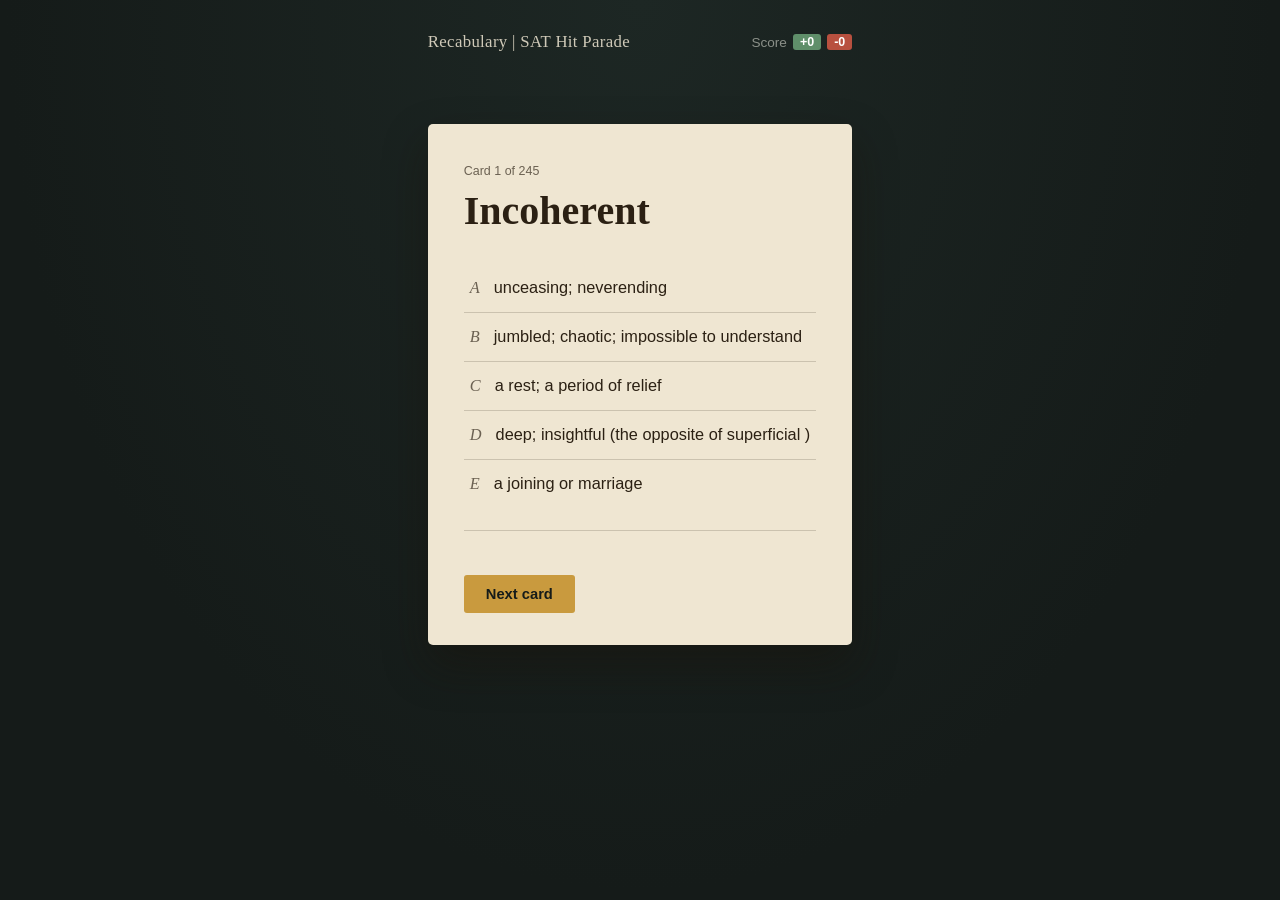
<file: recabulary/sathp.html>
<!DOCTYPE html>
<html lang="en">
<head>
<meta charset="UTF-8">
<meta name="viewport" content="width=device-width, initial-scale=1.0">
<title>Recabulary | Hibran</title>
<link rel="icon" type="image/x-icon" href="favicon.png">
<link rel="manifest" href="manifest.json">
<meta name="theme-color" content="#151b19">
<meta name="apple-mobile-web-app-capable" content="yes">
<meta name="apple-mobile-web-app-status-bar-style" content="black-translucent">
<link rel="apple-touch-icon" href="icons/icon-192.png">
<style>
  :root{
    --ink:#151b19;
    --ink-soft:#1d2724;
    --paper:#efe6d2;
    --paper-shadow: rgba(24,18,8,.45);
    --text-dark:#2b2013;
    --text-muted:#6b6152;
    --text-on-dark:#cfc9b8;
    --text-on-dark-dim:#8b9089;
    --accent-correct:#5f8f6a;
    --accent-wrong:#b8503f;
    --accent-gold:#c99a3e;
    --hairline: rgba(43,32,19,.18);
    --hairline-dark: rgba(255,255,255,.1);
  }

  *{ box-sizing:border-box; }

  body{
    margin:0;
    min-height:100vh;
    background:
      radial-gradient(ellipse at top, var(--ink-soft) 0%, var(--ink) 70%);
    font-family: -apple-system, BlinkMacSystemFont, "Segoe UI", Roboto, sans-serif;
    color: var(--text-on-dark);
    display:flex;
    flex-direction:column;
    align-items:center;
    padding: 32px 20px 60px;
  }

  header{
    width:100%;
    max-width:520px;
    display:flex;
    align-items:center;
    justify-content:space-between;
    margin-bottom: 8vh;
  }

  .brand{
    font-family: Georgia, "Iowan Old Style", "Palatino Linotype", serif;
    font-size: 1.05rem;
    letter-spacing: .02em;
    color: var(--text-on-dark);
  }

  .score{
    display:flex;
    align-items:center;
    gap: 6px;
    font-size: .85rem;
    color: var(--text-on-dark-dim);
  }

  .tally{
    display:inline-block;
    padding: 1px 7px;
    border-radius: 3px;
    font-size: .78rem;
    font-weight: 700;
    color: #fff;
  }
  .tally-correct{ background: var(--accent-correct); }
  .tally-wrong{ background: var(--accent-wrong); }

  main{
    width:100%;
    max-width: 480px;
  }

  .card{
    background: var(--paper);
    border-radius: 5px;
    padding: 40px 36px 32px;
    box-shadow: 0 20px 44px var(--paper-shadow);
  }

  .tag{
    margin: 0 0 10px;
    font-size: .78rem;
    color: var(--text-muted);
    font-weight: 500;
  }

  .word{
    margin: 0 0 30px;
    font-family: Georgia, "Iowan Old Style", "Palatino Linotype", serif;
    font-size: clamp(1.9rem, 6vw, 2.5rem);
    color: var(--text-dark);
    text-transform: capitalize;
    line-height: 1.15;
  }

  .options{
    list-style:none;
    margin:0;
    padding:0;
  }

  .options li + li{
    border-top: 1px solid var(--hairline);
  }

  .option{
    width:100%;
    display:flex;
    align-items:baseline;
    gap: 14px;
    background:none;
    border:none;
    text-align:left;
    padding: 14px 6px;
    font-size: 1.02rem;
    color: var(--text-dark);
    cursor:pointer;
    border-radius: 3px;
    transition: background .15s, color .15s;
  }
  .option:hover:not(:disabled){ background: rgba(43,32,19,.06); }
  .option:focus-visible{ outline: 2px solid var(--accent-gold); outline-offset: -2px; }
  .option:disabled{ cursor: default; }

  .option .letter{
    font-family: Georgia, serif;
    font-style: italic;
    color: var(--text-muted);
    flex-shrink:0;
  }

  .option.correct{ background: var(--accent-correct); color:#fff; }
  .option.correct .letter{ color: rgba(255,255,255,.75); }
  .option.wrong{ background: var(--accent-wrong); color:#fff; text-decoration: line-through; opacity:.9; }
  .option.wrong .letter{ color: rgba(255,255,255,.75); }

  .next-btn{
    display:block;
    margin: 26px 0 0;
    background: var(--accent-gold);
    color: var(--ink);
    border:none;
    font-size: .92rem;
    font-weight: 600;
    padding: 11px 22px;
    border-radius: 3px;
    cursor:pointer;
    transition: filter .15s;
  }
  .next-btn:hover, .next-btn:focus-visible{ filter: brightness(1.08); }

  .example{
    display: grid;
    grid-template-rows: 0fr;
    transition: grid-template-rows .35s ease;
    overflow: hidden;
  }
  .example.is-visible{
    grid-template-rows: 1fr;
  }
  .example-text{
    min-height: 0;
    overflow: hidden;
    margin: 22px 0 0;
    padding-top: 18px;
    border-top: 1px solid var(--hairline);
    font-size: .95rem;
    line-height: 1.55;
    color: var(--text-muted);
    font-style: italic;
  }
  .example-text .label{
    font-style: normal;
    font-weight: 600;
    color: var(--text-muted);
    margin-right: 4px;
  }
  .example-text strong{
    font-style: normal;
    font-weight: 600;
    color: #9c6f1f;
  }

  @media (max-width: 480px){
    .card{ padding: 32px 24px 26px; }
    header{ margin-bottom: 6vh; }
  }

  @media (prefers-reduced-motion: reduce){
    *{ transition: none !important; }
  }
</style>
</head>
<body>

  <div class="scene">
    <header>
      <span class="brand">Recabulary | SAT Hit Parade</span>
      <span class="score">Score <span class="tally tally-correct" id="correctTally">+0</span><span class="tally tally-wrong" id="wrongTally">-0</span></span>
    </header>

    <main>
      <div class="card">
        <p class="tag" id="cardTag">Card 1 of 20</p>
        <h1 class="word" id="wordDisplay">—</h1>
        <ul class="options" id="options"></ul>
        <div class="example" id="exampleSentence"><p class="example-text" id="exampleText"></p></div>
        <button class="next-btn" id="nextBtn" hidden>Next card</button>
      </div>
    </main>
  </div>

<script>
  const WORDS = [
    { word: "Indifferent", meaning: "not caring one way or the other; mediocre; lacking a preference; neutral", example: "none" },
{ word: "Apathy", meaning: "lack of emotion or interest", example: "none" },
{ word: "Obscure", meaning: "unclear; clouded; partially hidden; hard to understand", example: "none" },
{ word: "Impartial", meaning: "unbiased; neutral", example: "none" },
{ word: "Objective", meaning: "without bias (as opposed to subjective)", example: "none" },
{ word: "Revere", meaning: "to worship; to honor (think of a reverend)", example: "none" },
{ word: "Discriminate", meaning: "to differentiate; to make a clear distinction; to see the difference", example: "none" },
{ word: "Denounce", meaning: "to speak out against; to condemn", example: "none" },
{ word: "Innovate", meaning: "to be creative; to introduce something new", example: "none" },
{ word: "Relevant", meaning: "important; pertinent", example: "none" },
{ word: "Candid", meaning: "honest; frank", example: "none" },
{ word: "Discernment", meaning: "insight; ability to see things clearly", example: "none" },
{ word: "Disdain", meaning: "arrogant scorn; contempt", example: "none" },
{ word: "Abstract", meaning: "theoretical; lacking substance (the opposite of concrete)", example: "none" },
{ word: "Temperate", meaning: "moderate; restrained", example: "none" },
{ word: "Enigma", meaning: "mystery", example: "none" },
{ word: "Inevitable", meaning: "unavoidable; bound to happen", example: "none" },
{ word: "Eccentric", meaning: "not conventional; a little kooky; irregular", example: "none" },
{ word: "Provincial", meaning: "limited in outlook to one's own small corner of the world; narrow", example: "none" },
{ word: "Futile", meaning: "hopeless; without effect", example: "none" },
{ word: "Diverse", meaning: "varied", example: "none" },
{ word: "Benevolent", meaning: "kind; goodhearted; generous", example: "none" },
{ word: "Pious", meaning: "reverent or devout; outwardly (and sometimes falsely) reverent or devout", example: "none" },
{ word: "Conciliatory", meaning: "making peace; attempting to solve a dispute through good will", example: "none" },
{ word: "Resignation", meaning: "reluctant acceptance of a bad situation (secondary meaning)", example: "none" },
{ word: "Resolute", meaning: "determined; firm; unwavering", example: "none" },
{ word: "Servile", meaning: "submissive and subservient; like a servant", example: "none" },
{ word: "Acute", meaning: "sharp; shrewd", example: "none" },
{ word: "Reticent", meaning: "restrained; uncommunicative", example: "none" },
{ word: "Anarchy", meaning: "absence of government or control; lawlessness; disorder", example: "none" },
{ word: "Virulent", meaning: "extremely poisonous; malignant; full of hate", example: "none" },
{ word: "Scrutinize", meaning: "to examine closely", example: "none" },
{ word: "Discord", meaning: "disagreement (the opposite of concord )", example: "none" },
{ word: "Repudiate", meaning: "to reject; to deny", example: "none" },
{ word: "Diligent", meaning: "hardworking", example: "none" },
{ word: "Superficial", meaning: "on the surface only; shallow; not thorough", example: "none" },
{ word: "Contempt", meaning: "reproachful disdain", example: "none" },
{ word: "Lucid", meaning: "clear; easy to understand", example: "none" },
{ word: "Aesthetic", meaning: "having to do with artistic beauty; artistic (not to be confused with ascetic, also on the Hit Parade)", example: "none" },
{ word: "Prodigal", meaning: "extravagant; wasteful", example: "none" },
{ word: "Augment", meaning: "to add to; to increase; to make bigger", example: "none" },
{ word: "Complacent", meaning: "smug; selfsatisfied; pleased with oneself; contented to a fault", example: "none" },
{ word: "Guile", meaning: "cunning; duplicity", example: "none" },
{ word: "Squander", meaning: "to waste", example: "none" },
{ word: "Incessant", meaning: "unceasing; neverending", example: "none" },
{ word: "Laudable", meaning: "worthy of praise", example: "none" },
{ word: "Deter", meaning: "to prevent; to stop; to keep from doing something", example: "none" },
{ word: "Redundant", meaning: "repetitive; unnecessary; excessively wordy", example: "none" },
{ word: "Infamous", meaning: "shamefully wicked; having (and deserving) an extremely bad reputation; disgraceful", example: "none" },
{ word: "Provocative", meaning: "exciting; attracting attention", example: "none" },
{ word: "Depravity", meaning: "moral corruption", example: "none" },
{ word: "Gravity", meaning: "seriousness (secondary meaning)", example: "none" },
{ word: "Banal", meaning: "unoriginal; ordinary", example: "none" },
{ word: "Extol", meaning: "to praise", example: "none" },
{ word: "Euphony", meaning: "pleasant sound (the opposite is cacophony)", example: "none" },
{ word: "Deride", meaning: "to ridicule; to laugh at contemptuously", example: "none" },
{ word: "Insipid", meaning: "dull; banal", example: "none" },
{ word: "Austere", meaning: "unadorned; stern; forbidding; without much money", example: "none" },
{ word: "Expedite", meaning: "to make faster or easier", example: "none" },
{ word: "Heresy", meaning: "an opinion violently opposed to established beliefs", example: "none" },
{ word: "Novel", meaning: "new; original", example: "none" },
{ word: "Philanthropy", meaning: "love of mankind; donating to charity", example: "none" },
{ word: "Tentative", meaning: "experimental; temporary; uncertain", example: "none" },
{ word: "Deference", meaning: "submission to another's will; respect; courtesy", example: "none" },
{ word: "Vacillate", meaning: "to be indecisive; to waver back and forth", example: "none" },
{ word: "Fervor", meaning: "passion", example: "none" },
{ word: "Dispassionate", meaning: "without passion; objective; neutral", example: "none" },
{ word: "Pragmatic", meaning: "practical; downtoearth; based on experience rather than theory", example: "none" },
{ word: "Rigorous", meaning: "strict; harsh; severe", example: "none" },
{ word: "Solemn", meaning: "serious; grave", example: "none" },
{ word: "Alleviate", meaning: "to lessen; to relieve, usually temporarily or incompletely; to make bearable", example: "none" },
{ word: "Negligence", meaning: "carelessness", example: "none" },
{ word: "Conspicuous", meaning: "standing out; obvious", example: "none" },
{ word: "Advocate", meaning: "to speak in favor of; to support", example: "none" },
{ word: "Ascetic", meaning: "hermitlike; practicing selfdenial", example: "none" },
{ word: "Profound", meaning: "deep; insightful (the opposite of superficial )", example: "none" },
{ word: "Ironic", meaning: "satiric; unexpected", example: "none" },
{ word: "Dogmatic", meaning: "arrogantly assertive of unproven ideas; arrogantly claiming that something (often a system of beliefs) is beyond dispute", example: "none" },
{ word: "Condone", meaning: "to overlook; to permit to happen", example: "none" },
{ word: "Dissent", meaning: "disagreement", example: "none" },
{ word: "Volition", meaning: "will; conscious choice", example: "none" },
{ word: "Voluntary", meaning: "willing; unforced", example: "none" },
{ word: "Didactic", meaning: "instructive; intended to instruct", example: "none" },
{ word: "Disparate", meaning: "different; incompatible", example: "none" },
{ word: "Disparage", meaning: "to belittle; to say uncomplimentary things about, usually in a somewhat indirect way", example: "none" },
{ word: "Ephemeral", meaning: "shortlived; fleeting; not lasting", example: "none" },
{ word: "Compliant", meaning: "yielding; submissive", example: "none" },
{ word: "Prosaic", meaning: "dull; unimaginative; like prose", example: "none" },
{ word: "Profuse", meaning: "flowing; extravagant", example: "none" },
{ word: "Expedient", meaning: "providing an immediate advantage; serving one's immediate selfinterest", example: "none" },
{ word: "Fastidious", meaning: "meticulous; demanding", example: "none" },
{ word: "Belligerent", meaning: "combative; quarrelsome; waging war", example: "none" },
{ word: "Astute", meaning: "perceptive; intelligent", example: "none" },
{ word: "Languish", meaning: "to become weak, listless, or depressed", example: "none" },
{ word: "Censure", meaning: "to condemn severely for doing something bad", example: "none" },
{ word: "Stagnation", meaning: "motionlessness; inactivity", example: "none" },
{ word: "Mitigate", meaning: "to lessen the severity of something", example: "none" },
{ word: "Reprehensible", meaning: "worthy of blame or censure", example: "none" },
{ word: "Engender", meaning: "to create; to produce", example: "none" },
{ word: "Exemplary", meaning: "outstanding; setting a great example", example: "none" },
{ word: "Neutral", meaning: "unbiased; not taking sides; objective", example: "none" },
{ word: "Relegate", meaning: "to banish; to send away", example: "none" },
{ word: "Anecdote", meaning: "a brief, entertaining story", example: "none" },
{ word: "Scanty", meaning: "inadequate; minimal", example: "none" },
{ word: "Fallacious", meaning: "false", example: "none" },
{ word: "Acclaim", meaning: "praise; applause; admiration", example: "none" },
{ word: "Uniform", meaning: "consistent; unchanging; the same for everyone", example: "none" },
{ word: "Incoherent", meaning: "jumbled; chaotic; impossible to understand", example: "none" },
{ word: "Repress", meaning: "to hold down", example: "none" },
{ word: "Articulate", meaning: "speaking clearly and well", example: "none" },
{ word: "Solicit", meaning: "to ask for; to seek", example: "none" },
{ word: "Reproach", meaning: "to scold", example: "none" },
{ word: "Condescend", meaning: "to stoop to someone else's level, usually in an offensive way; to patronize", example: "none" },
{ word: "Orthodox", meaning: "conventional; adhering to established principles or doctrines, especially in religion; by the book", example: "none" },
{ word: "Indolence", meaning: "laziness", example: "none" },
{ word: "Congenial", meaning: "agreeably suitable; pleasant", example: "none" },
{ word: "Preclude", meaning: "to prevent; to make impossible; to shut out", example: "none" },
{ word: "Apprehensive", meaning: "worried; anxious", example: "none" },
{ word: "Elaborate", meaning: "detailed; careful; thorough", example: "none" },
{ word: "Arrogant", meaning: "feeling superior to others; snooty", example: "none" },
{ word: "Elusive", meaning: "hard to pin down; evasive", example: "none" },
{ word: "Efface", meaning: "to erase; to rub away the features of", example: "none" },
{ word: "Taciturn", meaning: "untalkative by nature", example: "none" },
{ word: "Ameliorate", meaning: "to make better or more tolerable", example: "none" },
{ word: "Acquiesce", meaning: "to give in; to agree", example: "none" },
{ word: "Atrophy", meaning: "to waste away from lack of use", example: "none" },
{ word: "Dubious", meaning: "doubtful; uncertain", example: "none" },
{ word: "Flagrant", meaning: "shocking; outstandingly bad", example: "none" },
{ word: "Concise", meaning: "brief and to the point; succinct", example: "none" },
{ word: "Immutable", meaning: "unchangeable; permanent", example: "none" },
{ word: "Static", meaning: "stationary; not changing or moving (not radio fuzz)", example: "none" },
{ word: "Credulous", meaning: "believing; gullible", example: "none" },
{ word: "Blasphemy", meaning: "irrelevance; an insult to something held sacred; profanity", example: "none" },
{ word: "Coalesce", meaning: "to come together as one; to fuse; to unite", example: "none" },
{ word: "Lax", meaning: "careless; not diligent; relaxed", example: "none" },
{ word: "Cryptic", meaning: "mysterious; mystifying", example: "none" },
{ word: "Levity", meaning: "lightness; frivolity; unseriousness", example: "none" },
{ word: "Ambivalent", meaning: "undecided; blowing hot and cold", example: "none" },
{ word: "Innate", meaning: "existing since birth; inborn; inherent", example: "none" },
{ word: "Sycophant", meaning: "one who sucks up to others", example: "none" },
{ word: "Amiable", meaning: "friendly", example: "none" },
{ word: "Esoteric", meaning: "hard to understand; understood by only a select few; peculiar", example: "none" },
{ word: "Extraneous", meaning: "irrelevant; extra; unnecessary; unimportant", example: "none" },
{ word: "Tedious", meaning: "boring", example: "none" },
{ word: "Caustic", meaning: "like acid; corrosive", example: "none" },
{ word: "Inadvertent", meaning: "lax; careless; without intention", example: "none" },
{ word: "Exhaustive", meaning: "thorough; complete", example: "none" },
{ word: "Incongruous", meaning: "not harmonious; not consistent; not appropriate", example: "none" },
{ word: "Belittle", meaning: "to make to seem little", example: "none" },
{ word: "Unprecedented", meaning: "happening for the first time; novel; never seen before", example: "none" },
{ word: "Digress", meaning: "to go off the subject", example: "none" },
{ word: "Appease", meaning: "to soothe; to pacify by giving in to", example: "none" },
{ word: "Frivolous", meaning: "not serious; not solemn; with levity", example: "none" },
{ word: "Instigate", meaning: "to provoke; to stir up", example: "none" },
{ word: "Sage", meaning: "wise; possessing wisdom derived from experience or learning", example: "none" },
{ word: "Predecessor", meaning: "someone or something that came before another", example: "none" },
{ word: "Jeopardy", meaning: "danger", example: "none" },
{ word: "Tangible", meaning: "touchable; palpable", example: "none" },
{ word: "Indulgent", meaning: "lenient; yielding to desire", example: "none" },
{ word: "Remorse", meaning: "sadness; regret", example: "none" },
{ word: "Pivotal", meaning: "crucial", example: "none" },
{ word: "Scrupulous", meaning: "strict; careful; hesitant for ethical reasons", example: "none" },
{ word: "Refute", meaning: "to disprove; to prove to be false", example: "none" },
{ word: "Respite", meaning: "a rest; a period of relief", example: "none" },
{ word: "Stoic", meaning: "indifferent (at least outwardly) to pleasure or pain, to joy or grief, to fortune or misfortune", example: "none" },
{ word: "Volatile", meaning: "quick to evaporate; highly unstable; explosive", example: "none" },
{ word: "Peripheral", meaning: "unimportant", example: "none" },
{ word: "Hedonistic", meaning: "pleasureseeking; indulgent", example: "none" },
{ word: "Idiom", meaning: "a peculiar expression", example: "none" },
{ word: "Benefactor", meaning: "a generous donor", example: "none" },
{ word: "Brevity", meaning: "briefness", example: "none" },
{ word: "Apocryphal", meaning: "of doubtful origin; false", example: "none" },
{ word: "Virtuoso", meaning: "masterful musician; a masterful practitioner in some other field", example: "none" },
{ word: "Slander", meaning: "to defame; to speak maliciously of someone", example: "none" },
{ word: "Animosity", meaning: "resentment; hostility; ill will", example: "none" },
{ word: "Deplete", meaning: "to use up; to reduce; to lessen", example: "none" },
{ word: "Amity", meaning: "friendship", example: "none" },
{ word: "Stringent", meaning: "strict; restrictive", example: "none" },
{ word: "Voluminous", meaning: "very large; spacious (this word has nothing to do with sound)", example: "none" },
{ word: "Auspicious", meaning: "favorable; promising; pointing to a good result", example: "none" },
{ word: "Fickle", meaning: "capricious; whimsical; unpredictable", example: "none" },
{ word: "Lethargy", meaning: "sluggishness; laziness; drowsiness; indifference", example: "none" },
{ word: "Hackneyed", meaning: "banal; overused; trite (a cliché is a hackneyed expression)", example: "none" },
{ word: "Amass", meaning: "to accumulate", example: "none" },
{ word: "Willful", meaning: "deliberate; obstinate; insistent on having one's way", example: "none" },
{ word: "Bastion", meaning: "stronghold; fortress; fortified place", example: "none" },
{ word: "Trepidation", meaning: "fear; apprehension; nervous trembling", example: "none" },
{ word: "Desecrate", meaning: "to profane a holy place (the opposite is consecrate)", example: "none" },
{ word: "Fortuitous", meaning: "accidental; occurring by chance", example: "none" },
{ word: "Vehement", meaning: "urgent; passionate", example: "none" },
{ word: "Assuage", meaning: "to soothe; to pacify; to ease the pain of; to relieve", example: "none" },
{ word: "Prodigious", meaning: "extraordinary; enormous", example: "none" },
{ word: "Torpor", meaning: "sluggishness; inactivity; apathy", example: "none" },
{ word: "Furtive", meaning: "secretive", example: "none" },
{ word: "Supercilious", meaning: "haughty; patronizing", example: "none" },
{ word: "Prudent", meaning: "careful; having foresight", example: "none" },
{ word: "Verbose", meaning: "wordy; overly talkative", example: "none" },
{ word: "Pedestrian", meaning: "common; ordinary; banal (secondary meaning)", example: "none" },
{ word: "Innocuous", meaning: "harmless; banal", example: "none" },
{ word: "Fanatic", meaning: "one who is extremely devoted to a cause or idea", example: "none" },
{ word: "Enhance", meaning: "to make better; to augment", example: "none" },
{ word: "Retract", meaning: "to take back; to withdraw; to pull back", example: "none" },
{ word: "Ambiguous", meaning: "unclear in meaning; confusing; capable of being interpreted in at least two similarly plausible ways", example: "none" },
{ word: "Paucity", meaning: "scarcity", example: "none" },
{ word: "Rescind", meaning: "to repeal; to take back formally", example: "none" },
{ word: "Subtle", meaning: "not obvious; able to make fine distinctions; ingenious; crafty", example: "none" },
{ word: "Zealous", meaning: "fervent; enthusiastically devoted to something", example: "none" },
{ word: "Benign", meaning: "gentle; not harmful; kind; mild", example: "none" },
{ word: "Compliant", meaning: "yielding; submissive", example: "none" },
{ word: "Emulate", meaning: "to strive to equal or excel, usually through imitation", example: "none" },
{ word: "Innumerable", meaning: "too many to number or count; many", example: "none" },
{ word: "Meander", meaning: "to wander slowly, like a winding river", example: "none" },
{ word: "Authoritarian", meaning: "like a dictator", example: "none" },
{ word: "Brawn", meaning: "bulk; muscles", example: "none" },
{ word: "Contrite", meaning: "deeply apologetic; remorseful", example: "none" },
{ word: "Exemplify", meaning: "to serve as an example of", example: "none" },
{ word: "Facilitate", meaning: "to make easier", example: "none" },
{ word: "Hypothetical", meaning: "uncertain; unproven", example: "none" },
{ word: "Recalcitrant", meaning: "stubbornly defiant of authority or control", example: "none" },
{ word: "Ambulatory", meaning: "able to walk; walking", example: "none" },
{ word: "Diffident", meaning: "timid; lacking in selfconfidence", example: "none" },
{ word: "Drone", meaning: "to talk on and on in a dull way", example: "none" },
{ word: "Gullible", meaning: "overly trusting; willing to believe anything", example: "none" },
{ word: "Marred", meaning: "damaged; bruised", example: "none" },
{ word: "Nullify", meaning: "to make unimportant", example: "none" },
{ word: "Parsimony", meaning: "stinginess", example: "none" },
{ word: "Propriety", meaning: "properness; good manners", example: "none" },
{ word: "Rejuvenate", meaning: "to make young and strong again", example: "none" },
{ word: "Skeptical", meaning: "doubting (opposite of gullible)", example: "none" },
{ word: "Tenacious", meaning: "tough; hard to defeat", example: "none" },
{ word: "Animated", meaning: "alive; moving", example: "none" },
{ word: "Authentic", meaning: "real", example: "none" },
{ word: "Bias", meaning: "prejudice; tendency; tilt", example: "none" },
{ word: "Blithe", meaning: "carefree; cheerful", example: "none" },
{ word: "Dearth", meaning: "a lack of; scarcity", example: "none" },
{ word: "Divert", meaning: "to change the direction of; to alter the course of; to amuse", example: "none" },
{ word: "Enthrall", meaning: "to thrill", example: "none" },
{ word: "Heed", meaning: "to listen to", example: "none" },
{ word: "Hindrance", meaning: "an obstruction; an annoying interference or delay", example: "none" },
{ word: "Irascible", meaning: "irritable", example: "none" },
{ word: "Merger", meaning: "a joining or marriage", example: "none" },
{ word: "Nostalgia", meaning: "a sentimental longing for the past; homesickness", example: "none" },
{ word: "Pretentious", meaning: "pompous; selfimportant; ETSlike", example: "none" },
{ word: "Saccharine", meaning: "sweet; excessively or disgustingly sweet", example: "none" },
{ word: "Stanza", meaning: "a section of a poem; verse", example: "none" }
  ];

  let bag = [];
  let current = null;
  let answered = false;
  let correctCount = 0;
  let wrongCount = 0;

  const wordDisplay = document.getElementById("wordDisplay");
  const optionsList = document.getElementById("options");
  const cardTag = document.getElementById("cardTag");
  const correctTally = document.getElementById("correctTally");
  const wrongTally = document.getElementById("wrongTally");
  const nextBtn = document.getElementById("nextBtn");
  const exampleSentence = document.getElementById("exampleSentence");
  const exampleText = document.getElementById("exampleText");
  const LETTERS = ["A", "B", "C", "D", "E"];

  function shuffle(arr){
    for(let i = arr.length - 1; i > 0; i--){
      const j = Math.floor(Math.random() * (i + 1));
      [arr[i], arr[j]] = [arr[j], arr[i]];
    }
    return arr;
  }

  function refillBag(){
    bag = shuffle([...WORDS]);
  }

  function pickDistractors(word, count){
    const chosen = new Set([word]);
    const result = [];
    const attemptLimit = WORDS.length * 5;
    let attempts = 0;
    while(result.length < count && attempts < attemptLimit){
      attempts++;
      const candidate = WORDS[Math.floor(Math.random() * WORDS.length)];
      if(chosen.has(candidate.word)) continue;
      chosen.add(candidate.word);
      result.push(candidate);
    }
    return result;
  }

  function nextCard(){
    if(bag.length === 0) refillBag();
    current = bag.pop();
    answered = false;
    nextBtn.hidden = true;
    render();
  }

  function render(){
    exampleSentence.classList.remove("is-visible");
    exampleText.innerHTML = "";
    cardTag.textContent = "Card " + (WORDS.length - bag.length) + " of " + WORDS.length;
    wordDisplay.textContent = current.word;

    const distractorCount = Math.min(4, WORDS.length - 1);
    const distractors = pickDistractors(current.word, distractorCount);
    const choices = shuffle([current, ...distractors]);

    optionsList.innerHTML = "";
    choices.forEach((choice, i) => {
      const li = document.createElement("li");
      const btn = document.createElement("button");
      btn.className = "option";
      btn.dataset.meaning = choice.meaning;
      btn.innerHTML = '<span class="letter">' + LETTERS[i] + '</span><span>' + choice.meaning + '</span>';
      btn.addEventListener("click", () => handleAnswer(btn, choice));
      li.appendChild(btn);
      optionsList.appendChild(li);
    });
  }

  function escapeRegExp(str){
    return str.replace(/[.*+?^${}()|[\]\\]/g, "\\$&");
  }

  function highlightWord(sentence, word){
    const regex = new RegExp("\\b" + escapeRegExp(word) + "\\b", "i");
    return sentence.replace(regex, match => "<strong>" + match + "</strong>");
  }

  function handleAnswer(btn, choice){
    if(answered) return;
    answered = true;

    const allBtns = optionsList.querySelectorAll(".option");
    allBtns.forEach(b => b.disabled = true);

    if(choice.word === current.word){
      btn.classList.add("correct");
      correctCount++;
      correctTally.textContent = "+" + correctCount;
    } else {
      btn.classList.add("wrong");
      wrongCount++;
      wrongTally.textContent = "-" + wrongCount;
      allBtns.forEach(b => {
        if(b.dataset.meaning === current.meaning) b.classList.add("correct");
      });
    }

    exampleText.innerHTML = '<span class="label">In use —</span> ' + highlightWord(current.example, current.word);
    exampleSentence.classList.add("is-visible");
    nextBtn.hidden = false;
  }

  nextBtn.addEventListener("click", nextCard);

  document.addEventListener("keydown", (e) => {
    if(answered) return;
    const idx = { "1": 0, "2": 1, "3": 2, "4": 3, "5": 4 }[e.key];
    if(idx === undefined) return;
    const btn = optionsList.querySelectorAll(".option")[idx];
    if(btn) btn.click();
  });

  nextCard();

  if ("serviceWorker" in navigator) {
    window.addEventListener("load", () => {
      navigator.serviceWorker.register("service-worker.js");
    });
  }
</script>
</body>
</html>
</file>
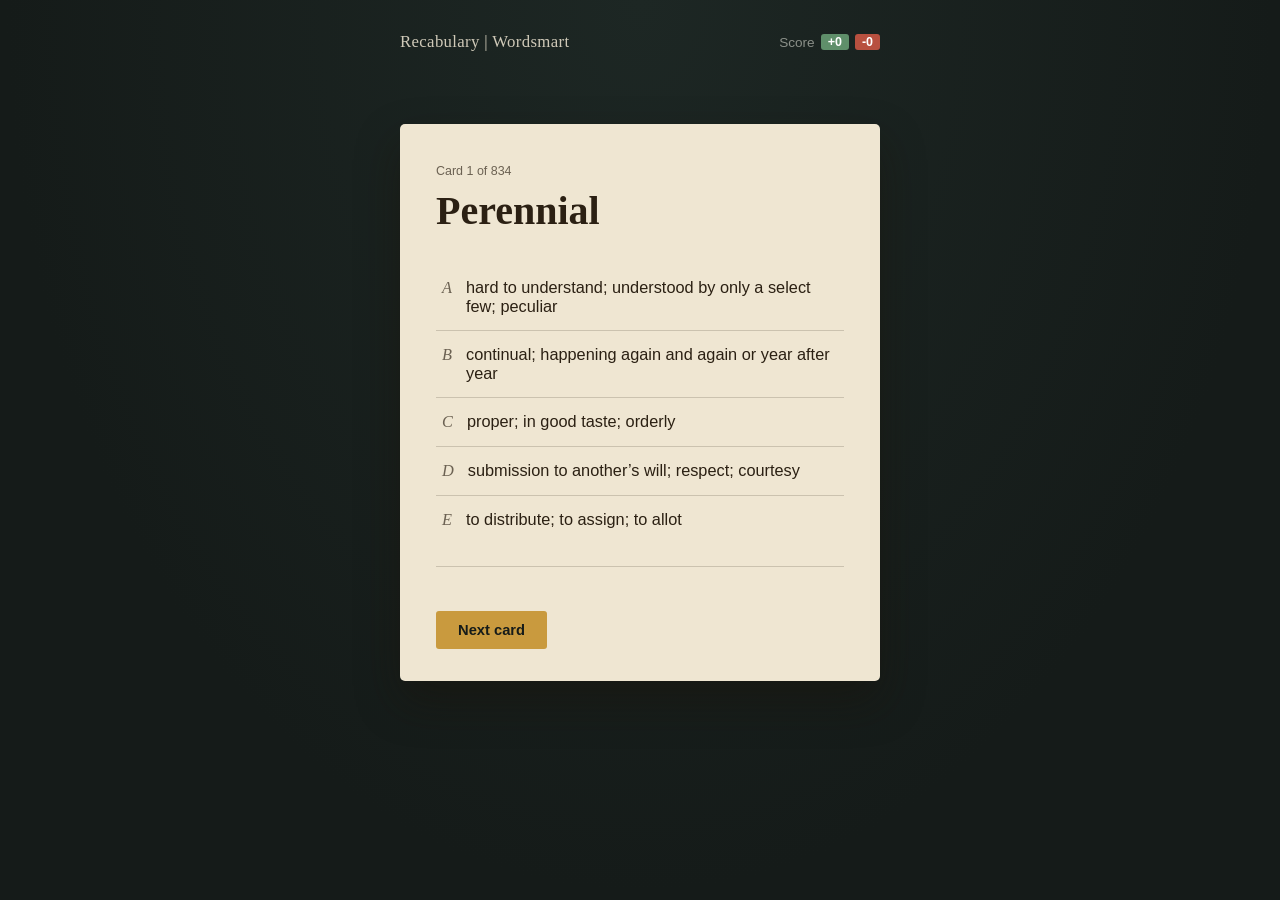
<file: recabulary/wsfull.html>
<!DOCTYPE html>
<html lang="en">
<head>
<meta charset="UTF-8">
<meta name="viewport" content="width=device-width, initial-scale=1.0">
<title>Recabulary | Hibran</title>
<link rel="icon" type="image/x-icon" href="favicon.png">
<link rel="manifest" href="manifest.json">
<meta name="theme-color" content="#151b19">
<meta name="apple-mobile-web-app-capable" content="yes">
<meta name="apple-mobile-web-app-status-bar-style" content="black-translucent">
<link rel="apple-touch-icon" href="icons/icon-192.png">
<style>
  :root{
    --ink:#151b19;
    --ink-soft:#1d2724;
    --paper:#efe6d2;
    --paper-shadow: rgba(24,18,8,.45);
    --text-dark:#2b2013;
    --text-muted:#6b6152;
    --text-on-dark:#cfc9b8;
    --text-on-dark-dim:#8b9089;
    --accent-correct:#5f8f6a;
    --accent-wrong:#b8503f;
    --accent-gold:#c99a3e;
    --hairline: rgba(43,32,19,.18);
    --hairline-dark: rgba(255,255,255,.1);
  }

  *{ box-sizing:border-box; }

  body{
    margin:0;
    min-height:100vh;
    background:
      radial-gradient(ellipse at top, var(--ink-soft) 0%, var(--ink) 70%);
    font-family: -apple-system, BlinkMacSystemFont, "Segoe UI", Roboto, sans-serif;
    color: var(--text-on-dark);
    display:flex;
    flex-direction:column;
    align-items:center;
    padding: 32px 20px 60px;
  }

  header{
    width:100%;
    max-width:520px;
    display:flex;
    align-items:center;
    justify-content:space-between;
    margin-bottom: 8vh;
  }

  .brand{
    font-family: Georgia, "Iowan Old Style", "Palatino Linotype", serif;
    font-size: 1.05rem;
    letter-spacing: .02em;
    color: var(--text-on-dark);
  }

  .score{
    display:flex;
    align-items:center;
    gap: 6px;
    font-size: .85rem;
    color: var(--text-on-dark-dim);
  }

  .tally{
    display:inline-block;
    padding: 1px 7px;
    border-radius: 3px;
    font-size: .78rem;
    font-weight: 700;
    color: #fff;
  }
  .tally-correct{ background: var(--accent-correct); }
  .tally-wrong{ background: var(--accent-wrong); }

  main{
    width:100%;
    max-width: 480px;
  }

  .card{
    background: var(--paper);
    border-radius: 5px;
    padding: 40px 36px 32px;
    box-shadow: 0 20px 44px var(--paper-shadow);
  }

  .tag{
    margin: 0 0 10px;
    font-size: .78rem;
    color: var(--text-muted);
    font-weight: 500;
  }

  .word{
    margin: 0 0 30px;
    font-family: Georgia, "Iowan Old Style", "Palatino Linotype", serif;
    font-size: clamp(1.9rem, 6vw, 2.5rem);
    color: var(--text-dark);
    text-transform: capitalize;
    line-height: 1.15;
  }

  .options{
    list-style:none;
    margin:0;
    padding:0;
  }

  .options li + li{
    border-top: 1px solid var(--hairline);
  }

  .option{
    width:100%;
    display:flex;
    align-items:baseline;
    gap: 14px;
    background:none;
    border:none;
    text-align:left;
    padding: 14px 6px;
    font-size: 1.02rem;
    color: var(--text-dark);
    cursor:pointer;
    border-radius: 3px;
    transition: background .15s, color .15s;
  }
  .option:hover:not(:disabled){ background: rgba(43,32,19,.06); }
  .option:focus-visible{ outline: 2px solid var(--accent-gold); outline-offset: -2px; }
  .option:disabled{ cursor: default; }

  .option .letter{
    font-family: Georgia, serif;
    font-style: italic;
    color: var(--text-muted);
    flex-shrink:0;
  }

  .option.correct{ background: var(--accent-correct); color:#fff; }
  .option.correct .letter{ color: rgba(255,255,255,.75); }
  .option.wrong{ background: var(--accent-wrong); color:#fff; text-decoration: line-through; opacity:.9; }
  .option.wrong .letter{ color: rgba(255,255,255,.75); }

  .next-btn{
    display:block;
    margin: 26px 0 0;
    background: var(--accent-gold);
    color: var(--ink);
    border:none;
    font-size: .92rem;
    font-weight: 600;
    padding: 11px 22px;
    border-radius: 3px;
    cursor:pointer;
    transition: filter .15s;
  }
  .next-btn:hover, .next-btn:focus-visible{ filter: brightness(1.08); }

  .example{
    display: grid;
    grid-template-rows: 0fr;
    transition: grid-template-rows .35s ease;
    overflow: hidden;
  }
  .example.is-visible{
    grid-template-rows: 1fr;
  }
  .example-text{
    min-height: 0;
    overflow: hidden;
    margin: 22px 0 0;
    padding-top: 18px;
    border-top: 1px solid var(--hairline);
    font-size: .95rem;
    line-height: 1.55;
    color: var(--text-muted);
    font-style: italic;
  }
  .example-text .label{
    font-style: normal;
    font-weight: 600;
    color: var(--text-muted);
    margin-right: 4px;
  }
  .example-text strong{
    font-style: normal;
    font-weight: 600;
    color: #9c6f1f;
  }

  @media (max-width: 480px){
    .card{ padding: 32px 24px 26px; }
    header{ margin-bottom: 6vh; }
  }

  @media (prefers-reduced-motion: reduce){
    *{ transition: none !important; }
  }
</style>
</head>
<body>

  <div class="scene">
    <header>
      <span class="brand">Recabulary | Wordsmart</span>
      <span class="score">Score <span class="tally tally-correct" id="correctTally">+0</span><span class="tally tally-wrong" id="wrongTally">-0</span></span>
    </header>

    <main>
      <div class="card">
        <p class="tag" id="cardTag">Card 1 of 20</p>
        <h1 class="word" id="wordDisplay">—</h1>
        <ul class="options" id="options"></ul>
        <div class="example" id="exampleSentence"><p class="example-text" id="exampleText"></p></div>
        <button class="next-btn" id="nextBtn" hidden>Next card</button>
      </div>
    </main>
  </div>

<script>
  const WORDS = [
    { word: "Abash", meaning: "to make ashamed; to embarrass", example: "Meredith felt abashed by her inability to remember her lines in the school chorus of 'Old McDonald Had a Farm.'." },
{ word: "Abate", meaning: "to subside; to reduce", example: "George spilled a pot of hot coffee on his leg. It hurt quite a bit. Then, gradually, the agony abated." },
{ word: "Abdicate", meaning: "to step down from a position of power or responsibility", example: "When King Edward VIII of England decided he would rather be married to Wallis Warfield Simpson, an American divorcée, than be king of England, he turned in his crown and abdicated." },
{ word: "Aberration", meaning: "something not typical; a deviation from the standard", example: "Søren’s bad behavior was an aberration. So was Harry’s good behavior." },
{ word: "Abhor", meaning: "to hate very, very much; to detest", example: "Emanuel abhorred having anvils dropped on his head." },
{ word: "Abject", meaning: "hopeless; extremely sad and servile; defeated", example: "While most people would quickly recover from a banana-peel accident, Mia felt abject humiliation." },
{ word: "Abnegate", meaning: "to deny oneself things; to reject; to renounce", example: "Ascetics practice self-abnegation because they believe it will bring them closer to spiritual purity." },
{ word: "Abortive", meaning: "unsuccessful", example: "Marie and Elizabeth made an abortive effort to bake a birthday cake; that is, their effort did not result in a birthday cake." },
{ word: "Abridge", meaning: "to shorten; to condense", example: "The thoughtful editor abridged the massive book by removing the boring parts." },
{ word: "Absolute", meaning: "total; unlimited", example: "An absolute ruler is one who is ruled by no one else." },
{ word: "Absolve", meaning: "to forgive; to free from obligation or guilt", example: "Jake absolved Ciara of her obligation to go to the prom with him; he told her it was all right if she went with the captain of the football team instead." },
{ word: "Abstinent", meaning: "abstaining; voluntarily not doing something, especially something pleasant that is bad for you or has a bad reputation", example: "Beulah used to be a chain-smoker; now she’s abstinent." },
{ word: "Abstract", meaning: "theoretical; impersonal", example: "He liked oysters in the abstract, but when he actually tried one he became nauseated." },
{ word: "Abstruse", meaning: "hard to understand", example: "The professor’s article, on the meaning of meaning, was abstruse." },
{ word: "Abysmal", meaning: "extremely hopeless or wretched; bottomless", example: "The nation’s debt crisis was abysmal; there seemed to be no possible solution." },
{ word: "Accolade", meaning: "an award; an honor", example: "The first breakdancing troupe to perform in Carnegie Hall, the Teflon Toughs, received accolades from the critics as well as from the fans." },
{ word: "Accost", meaning: "to approach and speak to someone aggressively", example: "Amanda karate-chopped the stranger who accosted her in the street and was embarrassed to find he was an old, blind man." },
{ word: "Acerbic", meaning: "sour; severe; like acid in temper, mood, or tone", example: "Barry sat silently as our teacher read aloud her acerbic comments on his paper." },
{ word: "Acquiesce", meaning: "to comply passively; to accept; to assent; to agree", example: "The pirates asked Pete to walk the plank; he took one look at their swords and then acquiesced." },
{ word: "Acrid", meaning: "harshly pungent; bitter", example: "The chili we had at the party had an acrid taste; it was harsh and unpleasant." },
{ word: "Acrimonious", meaning: "full of spite; bitter; nasty", example: "George and Elizabeth’s discussion turned acrimonious when Elizabeth introduced the subject of George’s perennial, incorrigible stupidity." },
{ word: "Acumen", meaning: "keenness of judgment; mental sharpness", example: "A woman who knows how to turn one dollar into a million overnight might be said to have a lot of business acumen." },
{ word: "Acute", meaning: "sharp; shrewd", example: "If your eyesight is acute, you can see things that other people can’t." },
{ word: "Adamant", meaning: "stubborn; unyielding; completely inflexible", example: "Candice was adamant: She would never go out with Paul again." },
{ word: "Address", meaning: "to speak to; to direct one’s attention to", example: "Ernie addressed the problem of addressing the convention by sitting down and writing his speech." },
{ word: "Adherent", meaning: "follower; supporter; believer", example: "The king’s adherents threw a big birthday party for him, just to show how much they liked him." },
{ word: "Admonish", meaning: "to scold gently; to warn", example: "The boys’ father admonished them not to eat the pie he had just baked." },
{ word: "Adroit", meaning: "skillful; dexterous; clever; shrewd; socially at ease", example: "Julio was an adroit salesperson: His highly skilled pitch, backed up by extensive product knowledge, nearly always resulted in a sale." },
{ word: "Adulation", meaning: "wild or excessive admiration; flattery", example: "The boss thrived on the adulation of his scheming secretary." },
{ word: "Adulterate", meaning: "to contaminate; to make impure", example: "We discovered that our orange juice had radioactive waste in it; we discovered, in other words, that it had been adulterated." },
{ word: "Adverse", meaning: "unfavorable; antagonistic", example: "We had to play our soccer match under adverse conditions: It was snowing and only three members of our team had bothered to show up." },
{ word: "Aesthetic", meaning: "having to do with artistic beauty; artistic", example: "Our art professor had a highly developed aesthetic sense; he found things to admire in paintings that, to us, looked like garbage." },
{ word: "Affable", meaning: "easy to talk to; friendly", example: "Susan was an affable girl; she could strike up a pleasant conversation with almost anyone." },
{ word: "Affectation", meaning: "unnatural or artificial behavior, usually intended to impress others", example: "Becky’s affectation of upside-down driving drove her driving instructor crazy." },
{ word: "Affinity", meaning: "sympathy; attraction; kinship; similarity", example: "Ducks have an affinity for water; that is, they like to be in it." },
{ word: "Affluent", meaning: "rich; prosperous", example: "A person can be affluent; all it takes is money." },
{ word: "Agenda", meaning: "program; the things to be done", example: "What’s on the agenda for the board meeting? A little gossip, then lunch." },
{ word: "Aggregate", meaning: "sum total; a collection of separate things mixed together", example: "Chili is an aggregate of meat and beans." },
{ word: "Agnostic", meaning: "one who believes that the existence of a god can be neither proven nor disproven", example: "In fact, Jorge’s reluctance to affirm or discredit a god’s existence reflects his agnosticism." },
{ word: "Agrarian", meaning: "relating to land; relating to the management or farming of land", example: "Politics in this country often pit the rural, agrarian interests against the urban interests." },
{ word: "Alacrity", meaning: "cheerful eagerness or readiness to respond", example: "David could hardly wait for his parents to leave; he carried their luggage out to the car with great alacrity." },
{ word: "Allege", meaning: "to assert without proof", example: "If I say, 'Cedrick alleges that I stole his hat,' I am saying Cedrick says I stole his hat." },
{ word: "Alleviate", meaning: "to relieve, usually temporarily or incompletely; to make bearable; to lessen", example: "Visiting the charming pet cemetery alleviated the woman’s grief over the death of her canary." },
{ word: "Allocate", meaning: "to distribute; to assign; to allot", example: "The office manager had allocated just seven paper clips for our entire department." },
{ word: "Alloy", meaning: "a combination of two or more things, usually metals", example: "Brass is an alloy of copper and zinc." },
{ word: "Allusion", meaning: "an indirect reference (often to a literary work); a hint", example: "When Ralph said, 'I sometimes wonder whether to be or not to be,' he was alluding to a famous line in Hamlet." },
{ word: "Aloof", meaning: "uninvolved; standing off; keeping one’s distance", example: "Al, on the roof, felt very aloof." },
{ word: "Altruism", meaning: "selflessness; generosity; devotion to the interests of others", example: "The private foundation depended on the altruism of the extremely rich old man." },
{ word: "Ambience", meaning: "atmosphere; mood; feeling", example: "By decorating their house with plastic beach balls and Popsicle sticks, the Cramers created a playful ambience that delighted young children." },
{ word: "Ambiguous", meaning: "unclear in meaning; confusing; capable of being interpreted in different ways", example: "We listened to the weather report, but the forecast was ambiguous; we couldn’t tell whether the day was going to be rainy or sunny." },
{ word: "Ambivalent", meaning: "undecided; having opposed feelings simultaneously", example: "Susan felt ambivalent about George as a boyfriend." },
{ word: "Ameliorate", meaning: "to make better or more tolerable", example: "The mood of the prisoners was ameliorated when the warden gave them color television sets and keys to their cells." },
{ word: "Amenable", meaning: "obedient; willing to give in to the wishes of another; agreeable", example: "I suggested that Bert pay for my lunch as well as for his own; to my surprise, he was amenable." },
{ word: "Amenity", meaning: "pleasantness; attractive or comfortable feature", example: "The amenities at the local club include a swimming pool, a golf course, and a fallout shelter." },
{ word: "Amiable", meaning: "friendly; agreeable", example: "Our amiable guide made us feel right at home in what would otherwise have been a cold and forbidding museum." },
{ word: "Amnesty", meaning: "an official pardon for a group of people who have violated a law or policy", example: "When a state government declares a tax amnesty, it is saying that if people pay the taxes they owe, the government will officially 'forget' that they broke the law." },
{ word: "Amoral", meaning: "lacking a sense of right and wrong; neither good nor bad, neither moral nor immoral; without moral feelings", example: "Very young children are amoral; when they cry, they aren’t being bad or good—they’re merely doing what they have to do." },
{ word: "Amorous", meaning: "feeling loving, especially in a sexual sense; in love; relating to love", example: "The amorous couple made quite a scene at the movie." },
{ word: "Amorphous", meaning: "shapeless; without a regular or stable shape; bloblike", example: "Ed’s teacher said that his term paper was amorphous; it was as shapeless and disorganized as a cloud." },
{ word: "Anachronism", meaning: "something out of place in time or history; an incongruity", example: "In this day of impersonal hospitals, a family doctor who will visit you at home seems like an anachronism." },
{ word: "Analogy", meaning: "a comparison of one thing to another; similarity", example: "To say having an allergy feels like being bitten by an alligator would be to make or draw an analogy between an allergy and an alligator bite." },
{ word: "Anarchy", meaning: "absence of government or control; lawlessness; disorder", example: "The country fell into a state of anarchy after the rebels kidnapped the president and locked the legislature inside the Capitol." },
{ word: "Anecdote", meaning: "a short account of a humorous or revealing incident", example: "The old lady kept the motorcycle gang thoroughly amused with anecdote after anecdote about her cute little dog." },
{ word: "Anguish", meaning: "agonizing physical or mental pain", example: "Theresa had been a nurse in the emergency room for twenty years, but she had never gotten used to the anguish of accident victims." },
{ word: "Animosity", meaning: "resentment; hostility; ill will", example: "The rivals for the state championship felt great animosity toward each other." },
{ word: "Anomaly", meaning: "an aberration; an irregularity; a deviation", example: "A snowy winter day is not an anomaly, but a snowy July day is." },
{ word: "Antecedent", meaning: "someone or something that went before; something that provides a model for something that came after it", example: "Your parents and grandparents could be said to be your antecedents; they came before you." },
{ word: "Antipathy", meaning: "firm dislike; a dislike", example: "I feel antipathy toward bananas wrapped in ham." },
{ word: "Antithesis", meaning: "the direct opposite", example: "Erin is the antithesis of Aaron: Erin is bright and beautiful; Aaron is dull and plain." },
{ word: "Apartheid", meaning: "the former policy of racial segregation and oppression in the Republic of South Africa", example: "Under apartheid in South Africa, blacks were kept apart from whites and denied all rights." },
{ word: "Apathy", meaning: "lack of interest; lack of feeling", example: "The members of the student council accused the senior class of apathy because none of the seniors had bothered to sign up for the big annual bake sale." },
{ word: "Aphorism", meaning: "a brief, often witty saying; a proverb", example: "Chef Hussain is particularly fond of Woolf’s aphorism, 'One cannot think well, love well, or sleep well, if one has not dined well.'" },
{ word: "Apocalypse", meaning: "a prophetic revelation, especially one concerning the end of the world", example: "In strict usage, apocalypse refers to specific Christian writings, but most people use it more generally in connection with predictions of things like nuclear war." },
{ word: "Apocryphal", meaning: "of dubious authenticity; fictitious; spurious", example: "Brandi’s blog discredited the apocryphal report of Martians in Congress." },
{ word: "Apotheosis", meaning: "elevation to divine status; the perfect example of something", example: "Some people think that the Corvette is the apotheosis of American carmaking." },
{ word: "Appease", meaning: "to soothe; to pacify by giving in to", example: "Jaleel appeased his angry mother by promising to make his bed every morning without fail until the end of time." },
{ word: "Appreciate", meaning: "to increase in value", example: "The Browns bought their house twenty years ago for a hundred dollars, but it has appreciated considerably since then." },
{ word: "Apprehensive", meaning: "worried; anxious", example: "The apprehensive child clung to his father’s leg as the two of them walked into the main circus tent to watch the lion tamer." },
{ word: "Approbation", meaning: "approval; praise", example: "The crowd expressed its approbation of what the team had done by gleefully covering the field with chicken carcasses." },
{ word: "Appropriate", meaning: "to take without permission; to set aside for a particular use", example: "Nick appropriated my lunch; he grabbed it out of my hands and ate it." },
{ word: "Aptitude", meaning: "capacity for learning; natural ability", example: "The Princeton Review students have a marked aptitude for taking the SAT." },
{ word: "Arbiter", meaning: "one who decides; a judge", example: "An arbiter of fashion determines what other people will wear by wearing it herself." },
{ word: "Arbitrary", meaning: "random; capricious", example: "The grades Mr. Simone gave his English students appeared to be arbitrary; they didn’t seem related to anything the students had done in class." },
{ word: "Arcane", meaning: "mysterious; known only to a select few", example: "The rites of the secret cult were arcane; no one outside the cult knew what they were." },
{ word: "Archaic", meaning: "extremely old; ancient; outdated", example: "The tribe’s traditions are archaic. They have been in force for thousands of years." },
{ word: "Archetype", meaning: "an original model or pattern", example: "Plato is the archetype of all philosophers." },
{ word: "Ardent", meaning: "passionate; enthusiastic", example: "Blanche happily stuffed badgers from morning to night. She was an ardent taxidermist." },
{ word: "Arduous", meaning: "hard; difficult", example: "Climbing the mountain was arduous. We were so exhausted when we got to the top that we forgot to enjoy the view." },
{ word: "Aristocratic", meaning: "of noble birth; snobbish", example: "Prince Charles is aristocratic. He is a member of the British aristocracy." },
{ word: "Artful", meaning: "crafty; wily; sly", example: "After dinner, the artful counselor told the campers that there was a madman loose in the woods, thus causing them to lie quietly in the tent." },
{ word: "Artifice", meaning: "a clever trick; cunning", example: "The Trojan Horse was an artifice designed to get the soldiers inside the walls." },
{ word: "Ascendancy", meaning: "supremacy; domination", example: "Small computers have been in ascendancy for the past few years." },
{ word: "Ascetic", meaning: "hermitlike; practicing self-denial", example: "In his effort to save money, Roy led an ascetic existence: He never went out, he never ate anything but soup, and he never had any fun." },
{ word: "Assiduous", meaning: "hardworking; busy; quite diligent", example: "Wendell was the only assiduous student in the entire math class; all the other students had to copy their homework from him." },
{ word: "Assimilate", meaning: "to take in; to absorb; to learn thoroughly", example: "Margaret didn’t have any friends when she first went to the new school, but she was gradually assimilated—she became part of the new community." },
{ word: "Assuage", meaning: "to soothe; to pacify; to ease the pain of; to relieve", example: "Beth was extremely angry, but I assuaged her by promising to leave the house and never return." },
{ word: "Astute", meaning: "shrewd; keen in judgment", example: "Morris was an astute judge of character; he was very good at seeing what people are really like." },
{ word: "Atheist", meaning: "one who does not believe in the existence of any god or divine being", example: "Hadley had always imagined a big religious wedding, but Emma, a lifelong atheist, preferred a Vegas elopement." },
{ word: "Attrition", meaning: "gradual wearing away, weakening, or loss; a natural or expected decrease in numbers or size", example: "Mr. Gregory did not have the heart to fire his workers even though his company was losing millions each year. He altruistically preferred to lose workers through attrition when they moved away, retired, or decided to change jobs." },
{ word: "Audacity", meaning: "boldness; reckless daring; impertinence", example: "Edgar’s soaring leap off the top of the building was an act of great audacity." },
{ word: "Augment", meaning: "to make bigger; to add to; to increase", example: "The army augmented its attack by sending in a few thousand more soldiers." },
{ word: "Auspicious", meaning: "favorable; promising; pointing to a good result", example: "A clear sky in the morning is an auspicious sign on the day of a picnic." },
{ word: "Austere", meaning: "unadorned; stern; forbidding; without excess", example: "The Smiths’ house was austere; there was no furniture in it, and there was nothing hanging on the walls." },
{ word: "Autocratic", meaning: "ruling with absolute authority; extremely bossy", example: "An autocratic ruler is a dictator." },
{ word: "Autonomous", meaning: "acting independently", example: "The West Coast office of the law firm was quite autonomous; it never asked the East Coast office for permission before it did anything." },
{ word: "Avarice", meaning: "greed; excessive love of riches", example: "The rich man’s avarice was annoying to everyone who wanted to lay hands on some of his money." },
{ word: "Avow", meaning: "to claim; to declare boldly; to admit", example: "At the age of twenty-five, Louis finally avowed that he couldn’t stand his mother’s apple pie." },
{ word: "Avuncular", meaning: "like an uncle, especially a nice uncle", example: "Professor Zia often gave us avuncular advice; he took a real interest in our education and helped us with other problems that weren’t related to multidimensional calculus." },
{ word: "Awry", meaning: "off course; twisted to one side", example: "The hunter’s bullet went awry. Instead of hitting the bear, it hit his truck." },
{ word: "Axiom", meaning: "a self-evident rule or truth; a widely accepted saying", example: "'Everything that is living dies' is an axiom." },
{ word: "Banal", meaning: "unoriginal; ordinary", example: "The dinner conversation was so banal that Amanda fell asleep in her dessert dish." },
{ word: "Bane", meaning: "poison; torment; cause of harm", example: "To say that someone is the bane of your existence is to say that that person poisons your enjoyment of life." },
{ word: "Bastion", meaning: "stronghold; fortress; fortified place", example: "Mrs. Garnett’s classroom is a bastion of banality; that is, it’s a place where originality seldom, if ever, makes its way inside." },
{ word: "Beget", meaning: "to give birth to; to create; to lead to; to cause", example: "Those who lie should be creative and have good memories, since one lie often begets another lie, which begets another." },
{ word: "Belabor", meaning: "to go over repeatedly or to an absurd extent", example: "For more than an hour, the boring speaker belabored his point about the challenge of foreign competition." },
{ word: "Beleaguer", meaning: "to surround; to besiege; to harass", example: "No one could leave the beleaguered city; the attacking army had closed off all the exits." },
{ word: "Belie", meaning: "to give a false impression of; to contradict", example: "Melvin’s smile belied the grief he was feeling; despite his happy expression he was terribly sad inside." },
{ word: "Belittle", meaning: "to make to seem little; to put someone down", example: "We worked hard to put out the fire, but the fire chief belittled our efforts by saying he wished he had brought some marshmallows." },
{ word: "Belligerent", meaning: "combative; quarrelsome; waging war", example: "Al was so belligerent that the convention had the feel of a boxing match." },
{ word: "Bemused", meaning: "confused; bewildered", example: "The two stood bemused in the middle of the parking lot at Disneyland, trying to remember where they had parked their car." },
{ word: "Benefactor", meaning: "one who provides help, especially in the form of a gift or donation", example: "If your nextdoor neighbor rewrites his life insurance policy so that you will receive all his millions when he dies, then you become the beneficiary... if your neighbor dies, he is your benefactor." },
{ word: "Benevolent", meaning: "generous; kind; doing good deeds", example: "Giving money to the poor is a benevolent act." },
{ word: "Benign", meaning: "gentle; not harmful; kind; mild", example: "Karla has a benign personality; she is not at all unpleasant to be with." },
{ word: "Bequest", meaning: "something left to someone in a will", example: "If your nextdoor neighbor leaves you all his millions in a will, the money is a bequest from him to you." },
{ word: "Bereaved", meaning: "deprived or left desolate, especially through death", example: "The new widow was still bereaved when we saw her." },
{ word: "Beset", meaning: "to harass; to surround", example: "The bereaved widow was beset by grief." },
{ word: "Blasphemy", meaning: "irreverence; an insult to something held sacred; profanity", example: "In the strictest sense, to commit blasphemy is to say nasty, insulting things about God." },
{ word: "Blatant", meaning: "unpleasantly or offensively noisy; glaring", example: "David was blatantly critical of our efforts; that is, he was noisy and obnoxious in making his criticisms." },
{ word: "Blight", meaning: "a disease in plants; anything that injures or destroys", example: "An early frost proved a blight to the citrus crops last year, so we had no orange juice for breakfast." },
{ word: "Blithe", meaning: "carefree; cheerful", example: "The blithe birds in the garden were making so much noise that Jamilla began to think about the shotgun in the attic." },
{ word: "Bourgeois", meaning: "middle class, usually in a pejorative sense; boringly conventional", example: "A hip young city dweller might reject life in the suburbs as being too bourgeois." },
{ word: "Bovine", meaning: "cow related; cowlike", example: "Cows are bovine, obviously; eating grass is a bovine concern." },
{ word: "Brevity", meaning: "briefness", example: "The audience was deeply grateful for the brevity of the afterdinner speaker’s remarks." },
{ word: "Broach", meaning: "to open up a subject for discussion, often a delicate subject", example: "Henrietta was proud of her new dress, so no one knew how to broach the subject with her of how silly grandmothers look in leather." },
{ word: "Bucolic", meaning: "charmingly rural; rustic; countrylike", example: "The changing of the autumn leaves, old stone walls, distant views, and horses grazing in green meadows are examples of bucolic splendor." },
{ word: "Bureaucracy", meaning: "a system of government administration consisting of numerous bureaus or offices, especially one run according to inflexible and inefficient rules; any large administrative system characterized by inefficiency, lots of rules, and red tape", example: "The Department of Motor Vehicles is a bureaucracy." },
{ word: "Burgeon", meaning: "to expand; to flourish", example: "The burgeoning weeds in our yard soon overwhelmed the grass." },
{ word: "Burlesque", meaning: "a ludicrous, mocking, lewd imitation", example: "Vaudeville actors frequently performed burlesque works on the stage." },
{ word: "Cacophony", meaning: "harshsounding mixture of words, voices, or sounds", example: "The parade’s two marching bands played simultaneously; the resulting cacophony drove many spectators to tears." },
{ word: "Cadence", meaning: "rhythm; the rise and fall of sounds", example: "We wished the tone of Irwin’s words would have a more pleasing cadence, but he spoke in a dull monotone." },
{ word: "Cajole", meaning: "to persuade someone to do something he or she doesn’t want to do", example: "I didn’t want to give the speech, but Enrique cajoled me into doing it by telling me what a good speaker I am." },
{ word: "Callow", meaning: "immature", example: "The patient was alarmed by the callowness of the medical staff." },
{ word: "Candor", meaning: "truthfulness; sincere honesty", example: "My best friend exhibited candor when he told me that for many years now he has believed me to be a jerk." },
{ word: "Capitalism", meaning: "an economic system in which businesses are privately owned", example: "Capitalism is an economic system based on private ownership." },
{ word: "Capitulate", meaning: "to surrender; to give up or give in", example: "On the twentieth day of the strike, the workers capitulated and went back to work without a new contract." },
{ word: "Capricious", meaning: "unpredictable; likely to change at any moment", example: "Arjun was capricious. One minute he said his favorite car was a Volkswagen Jetta; the next minute he said it was a Passat." },
{ word: "Caricature", meaning: "a portrait or description that uses exaggeration to bring out the hidden character of its subject", example: "A caricature uses exaggeration to bring out the hidden character of its subject." },
{ word: "Castigate", meaning: "to criticize severely; to chastise", example: "Jose’s motherinlaw castigated him for forgetting to pick her up at the airport." },
{ word: "Catalyst", meaning: "in chemistry, something that changes the rate of a chemical reaction without itself being changed; anyone or anything that makes something happen without being directly involved in it", example: "When the mad scientist dropped a few grains of the catalyst into his test tube, the bubbling liquid began to boil furiously." },
{ word: "Categorical", meaning: "unconditional; absolute", example: "Crooked politicians often make categorical denials of various charges against them." },
{ word: "Catharsis", meaning: "purification that brings emotional relief or renewal", example: "To someone with psychological problems, talking to a psychiatrist can lead to a catharsis." },
{ word: "Catholic", meaning: "universal; embracing everything", example: "Da Vinci was a catholic genius who excelled at everything he did." },
{ word: "Caustic", meaning: "like acid; corrosive", example: "The caustic detergent ate right through Henry’s laundry." },
{ word: "Celibacy", meaning: "abstinence from sex", example: "Celibacy is one of the requirements for Catholic priesthood." },
{ word: "Censure", meaning: "to condemn severely for doing something bad", example: "The Senate sometimes censures senators for breaking laws or engaging in behavior unbecoming to an elected official." },
{ word: "Cerebral", meaning: "brainy; intellectually refined", example: "Sebastian was too cerebral to be a baseball announcer; he kept talking about the existentialism of the outfield." },
{ word: "Chagrin", meaning: "humiliation; embarrassed disappointment", example: "Much to my chagrin, I began to giggle during the eulogy at the funeral." },
{ word: "Charisma", meaning: "a magicalseeming ability to attract followers or inspire loyalty", example: "The glamorous presidential candidate had a lot of charisma; voters didn’t seem to support him so much as be entranced by him." },
{ word: "Charlatan", meaning: "fraud; quack; con man", example: "Buck was selling what he claimed was a cure for cancer, but he was just a charlatan." },
{ word: "Chasm", meaning: "a deep, gaping hole; a gorge", example: "Mark was so stupid that his girlfriend wondered whether there wasn’t a chasm where his brain should be." },
{ word: "Chastise", meaning: "to inflict punishment on; to discipline", example: "Mother chastised us for firing our bottle rockets through the livingroom window." },
{ word: "Chicanery", meaning: "trickery; deceitfulness; artifice, especially legal or political", example: "Political news would be dull were it not for the chicanery of our elected officials." },
{ word: "Chimera", meaning: "an illusion; a foolish fancy", example: "Jie’s dream of becoming a movie star was just a chimera." },
{ word: "Choleric", meaning: "hottempered; quick to anger", example: "The choleric watchdog would sink his teeth into anyone who came within biting distance of his doghouse." },
{ word: "Chronic", meaning: "constant; lasting a long time; inveterate", example: "DJ’s chronic back pains often kept him from football practice, but the postgame internal bleeding lasted only a day." },
{ word: "Chronicle", meaning: "a record of events in order of time; a history", example: "Sally’s diary provided her mother with a detailed chronicle of her daughter’s extracurricular activities." },
{ word: "Circuitous", meaning: "roundabout; not following a direct path", example: "The circuitous bus route between the two cities went here, there, and everywhere, and it took an extremely long time to get anywhere." },
{ word: "Circumlocution", meaning: "an indirect expression; use of wordy or evasive language", example: "The lawyer’s circumlocution left everyone in the courtroom wondering what had been said." },
{ word: "Circumscribe", meaning: "to draw a line around; to set the limits; to define; to restrict", example: "The Constitution clearly circumscribes the restrictions that can be placed on our personal freedoms." },
{ word: "Circumspect", meaning: "cautious", example: "As a public speaker, Nick was extremely circumspect; he always took great care not to say the wrong thing or give offense." },
{ word: "Circumvent", meaning: "to frustrate as though by surrounding", example: "Our hopes for an early end of the meeting were circumvented by the chairperson’s refusal to deal with the items on the agenda." },
{ word: "Civil", meaning: "polite; civilized; courteous", example: "Our dinner guests conducted themselves civilly when we told them we weren’t going to serve them dinner after all." },
{ word: "Clemency", meaning: "mercy; forgiveness; mildness", example: "The governor committed an act of clemency when he released all the convicts from the state penitentiary." },
{ word: "Cliché", meaning: "an overused saying or idea", example: "The expression “you can’t judge a book by its cover” is a cliché; it’s been used so many times, that freshness has been worn away." },
{ word: "Clique", meaning: "an exclusive group bound together by some shared quality or interest", example: "The high school newspaper staff was a real clique; they all hung out together and wouldn’t talk to anyone else." },
{ word: "Coalesce", meaning: "to come together as one; to fuse; to unite", example: "When the dough coalesced into a big black blob, we began to wonder whether the cookies would be edible." },
{ word: "Coerce", meaning: "to force someone to do or not to do something", example: "Darth Vader tried flattery, Darth Vader tried gifts, Darth Vader even tried to coerce, but Darth Vader was never able to make Han Solo reveal the hidden rebel base." },
{ word: "Cogent", meaning: "powerfully convincing", example: "Shaft was cogent in explaining why he needed the confidential files, so we gave them to him." },
{ word: "Cognitive", meaning: "dealing with how we know the world around us through our senses; mental", example: "Scientists study the cognitive apparatus of human beings to pattern how computers should gather information about the world." },
{ word: "Cognizant", meaning: "aware; conscious", example: "Al was cognizant of the dangers of sword swallowing, but he tried it anyway and hurt himself quite badly." },
{ word: "Coherent", meaning: "holding together; making sense", example: "After puzzling over Grace’s disorganized Holy Roman Empire essay for almost an hour, Ms. Fabricius needed only twenty minutes to read Arjun’s coherent paper on the Defenestration of Prague." },
{ word: "Colloquial", meaning: "conversational; informal in language", example: "“The way I figure it” is a colloquial expression, or a colloquialism; People often say it but it isn’t used in formal prose." },
{ word: "Collusion", meaning: "conspiracy; secret cooperation", example: "The increase in oil prices was the result of collusion by the oilproducing nations." },
{ word: "Commensurate", meaning: "equal; proportionate", example: "Ryan’s salary is commensurate with his ability; like his ability, his salary is small." },
{ word: "Compelling", meaning: "forceful; causing to yield", example: "A compelling argument for buying a digital video recorder is one that makes you go out and buy a digital video recorder." },
{ word: "Compendium", meaning: "a summary; an abridgment", example: "A yearbook often contains a compendium of the offenses, achievements, and future plans of the members of the senior class." },
{ word: "Complacent", meaning: "selfsatisfied; overly pleased with oneself; contented to a fault", example: "The complacent camper paid no attention to the bear prowling around his campsite, and the bear ate him up." },
{ word: "Complement", meaning: "to complete or fill up; to be the perfect counterpart", example: "The flower arrangement complemented the table decorations." },
{ word: "Complicity", meaning: "participation in wrongdoing; the act of being an accomplice", example: "There was complicity between the bank robber and the dishonest teller." },
{ word: "Comprehensive", meaning: "covering or including everything", example: "The insurance policy was comprehensive; it covered all possible losses." },
{ word: "Comprise", meaning: "to consist of", example: "A football team comprises eleven players on offense and eleven players on defense." },
{ word: "Conciliatory", meaning: "making peace; attempting to resolve a dispute through goodwill", example: "The formerly warring countries were conciliatory at the treaty conference." },
{ word: "Concise", meaning: "brief and to the point; succinct", example: "The scientist’s explanation was concise; it was brief and it helped us understand the difficult concept." },
{ word: "Concord", meaning: "harmony; agreement", example: "Nations that live in concord are nations that live together in peace." },
{ word: "Concurrent", meaning: "happening at the same time; parallel", example: "The criminal was sentenced to two concurrent fifteenyear sentences; the sentences will run at the same time, and he will be out of jail in fifteen years." },
{ word: "Condescend", meaning: "to stoop to someone else’s level, usually in an offensive way; to patronize", example: "I was surprised that the president of the company had condescended to talk with me, a mere temporary employee." },
{ word: "Condone", meaning: "to overlook; to permit to happen", example: "The principal condoned the hoods’ smoking in the bathroom; he simply ignored it." },
{ word: "Conducive", meaning: "promoting", example: "The chairs in the library are conducive to sleep. If you sit in them to study, you will fall asleep." },
{ word: "Confluence", meaning: "a flowing together, especially of rivers; the place where they begin to flow together", example: "The confluence of the Missouri and Mississippi rivers is at St. Louis; that’s the place where they join together." },
{ word: "Congenial", meaning: "agreeably suitable; pleasant", example: "The little cabin in the woods was congenial to the writer; he was able to get a lot of writing done there." },
{ word: "Congenital", meaning: "describing a trait or condition acquired between conception and birth; innate", example: "A congenital birth defect is one that is present at birth but was not caused by one’s genes." },
{ word: "Congregate", meaning: "to come together", example: "Protestors were granted permission to congregate peacefully on the plaza." },
{ word: "Conjecture", meaning: "to guess; to deduce or infer on slight evidence", example: "If forced to conjecture, I would say the volcano will erupt in twentyfour hours." },
{ word: "Conjure", meaning: "to summon or bring into being as if by magic", example: "The chef conjured (or conjured up) a fabulous gourmet meal using nothing more than the meager ingredients in Lucy’s kitchen." },
{ word: "Connoisseur", meaning: "an expert, particularly in matters of art or taste", example: "The artist’s work was popular, but connoisseurs rejected it as amateurish." },
{ word: "Consecrate", meaning: "to make or declare sacred", example: "The Veterans Day speaker said that the battlefield had been consecrated by the blood of the soldiers who had died there." },
{ word: "Consensus", meaning: "unanimity or general agreement", example: "When there is a consensus, everybody feels the same way." },
{ word: "Consonant", meaning: "harmonious; in agreement", example: "Our desires were consonant with theirs; we all wanted the same thing." },
{ word: "Construe", meaning: "to interpret", example: "Preston construed his contract as giving him the right to do anything he wanted." },
{ word: "Consummate", meaning: "perfect; complete; supremely skillful", example: "A consummate pianist is an extremely good one." },
{ word: "Contentious", meaning: "argumentative; quarrelsome", example: "Liz figured that her contentious style would make her a perfect litigator." },
{ word: "Contiguous", meaning: "side by side; adjoining", example: "Two countries that share a border are contiguous; so are two events that happened one right after the other." },
{ word: "Contingent", meaning: "dependent; possible", example: "Our agreement to buy their house is contingent upon the sellers’ finding another house to move into." },
{ word: "Contrite", meaning: "admitting guilt; especially feeling remorseful", example: "Mira was contrite about her mistake, so we forgave her." },
{ word: "Contrived", meaning: "artificial; labored", example: "Sam’s acting was contrived: No one in the audience believed his character or enjoyed his performance." },
{ word: "Conventional", meaning: "common; customary; unexceptional", example: "The architect’s conventional designs didn’t win him awards for originality." },
{ word: "Convivial", meaning: "fond of partying; festive", example: "A convivial gathering is one in which the people present enjoy eating, drinking, and being together." },
{ word: "Copious", meaning: "abundant; plentiful", example: "The champagne at the wedding reception was copious but not very good." },
{ word: "Corollary", meaning: "something that follows; a natural consequence", example: "Bloodshed and death are corollaries of any declaration of war." },
{ word: "Corroborate", meaning: "to confirm; to back up with evidence", example: "I knew my statement was correct when my colleague corroborated it." },
{ word: "Cosmopolitan", meaning: "at home in many places or situations; internationally sophisticated", example: "Marcello’s interests were cosmopolitan—he liked Greek wine, German beer, Dutch cheese, Japanese cars, and French fries." },
{ word: "Countenance", meaning: "face; facial expression, especially an encouraging one", example: "His father’s confident countenance gave Lou the courage to persevere." },
{ word: "Coup", meaning: "a brilliant victory or accomplishment; the violent overthrow of a government by a small internal group", example: "Winning a gold medal at the Olympics was a real coup for the skinny, sickly, fiftyyearold man." },
{ word: "Covenant", meaning: "a solemn agreement; a contract; a pledge", example: "The warring tribes made a covenant not to fight each other anymore." },
{ word: "Covert", meaning: "secret; hidden", example: "A covert military operation is one the public knows nothing about." },
{ word: "Covet", meaning: "to wish for enviously", example: "To covet thy neighbor’s wife is to want thy neighbor’s wife for thyself." },
{ word: "Credulous", meaning: "eager to believe; gullible", example: "The credulous housewife believed that she had won a million dollars from Publishers Clearing House." },
{ word: "Criterion", meaning: "standard; basis for judgment", example: "When Norm judges a meal, he has only one criterion: Is it edible?" },
{ word: "Cryptic", meaning: "mysterious; mystifying", example: "Elaine’s remarks were cryptic; Jerry was baffled by what she said." },
{ word: "Culinary", meaning: "relating to cooking or the kitchen", example: "Allison pursued her culinary interests by attending the culinary institute." },
{ word: "Culminate", meaning: "to climax; to reach full effect", example: "Connie’s years of practice culminated in a great victory at the international juggling championship." },
{ word: "Culpable", meaning: "deserving blame; guilty", example: "The accountant’s failure to spot the errors made him culpable in the taxfraud case." },
{ word: "Cursory", meaning: "hasty; superficial", example: "To give a book a cursory reading is to skim it quickly without comprehending much." },
{ word: "Curtail", meaning: "to shorten; to cut short", example: "The vet curtailed his effort to cut the cat’s tail with the lawn mower." },
{ word: "Cynic", meaning: "one who deeply distrusts human nature; one who believes humans are motivated only by selfishness", example: "When the pop star gave a million dollars to the museum, cynics said he was merely trying to buy himself a reputation as a cultured person." },
{ word: "Daunt", meaning: "to make fearful; to intimidate", example: "The steepness of the mountain daunted the team of amateur climbers, who hadn’t realized what they were in for." },
{ word: "Dearth", meaning: "lack; scarcity", example: "There is no dearth of comedy at a convention of clowns." },
{ word: "Debacle", meaning: "violent breakdown; sudden overthrow; overwhelming defeat", example: "A political debate would become a debacle if the candidates began screaming and throwing dinner rolls at each other." },
{ word: "Debauchery", meaning: "wild living; excessive intemperance", example: "Debauchery can be expensive; fortunately for Jeff, his wallet matched his appetite for extravagant pleasures." },
{ word: "Debilitate", meaning: "to weaken; to cripple", example: "The football player’s career was ended by a debilitating injury to his knee." },
{ word: "Decadent", meaning: "decaying or decayed, especially in terms of morals", example: "Carousing in local bars instead of going to class is decadent." },
{ word: "Decimate", meaning: "to kill or destroy a large part of", example: "When locusts attack a crop, they sometimes decimate it, leaving very little that’s fit for human consumption." },
{ word: "Decorous", meaning: "proper; in good taste; orderly", example: "The New Year’s Eve crowd was relatively decorous until midnight, when they went wild." },
{ word: "Deduce", meaning: "to conclude from the evidence; to infer", example: "From the footprints on the ground, Clarice deduced that the criminal had feet." },
{ word: "Defame", meaning: "to libel or slander; to ruin the good name of", example: "The local businessman accused the newspaper of defaming him by publishing an article that said his company was poorly managed." },
{ word: "Deference", meaning: "submission to another’s will; respect; courtesy", example: "Dean showed deference to his grandfather: He let the old man have first dibs on the birthday cake." },
{ word: "Definitive", meaning: "conclusive; providing the last word", example: "Walter wrote the definitive biography of Keats; nothing more could have been added by another book." },
{ word: "Degenerate", meaning: "to break down; to deteriorate", example: "The discussion quickly degenerated into an argument." },
{ word: "Deleterious", meaning: "harmful", example: "Smoking cigarettes is deleterious to your health." },
{ word: "Delineate", meaning: "to describe accurately; to draw in outline", example: "After Jack had delineated his plan, we had no doubt about what he intended to do." },
{ word: "Delude", meaning: "to deceive", example: "The con man deluded us into thinking that he would make us rich." },
{ word: "Deluge", meaning: "a flood; an inundation", example: "The \$1 million reward for the lost poodle brought in a deluge of hot leads." },
{ word: "Demagogue", meaning: "a leader of the people, but more a rabble-rouser", example: "A demagogue manipulates the public to support his aims, but he is little different from a dictator." },
{ word: "Denizen", meaning: "inhabitant", example: "To be a denizen of a restaurant is to go there often—so often that people begin to wonder whether you live there." },
{ word: "Depravity", meaning: "extreme wickedness or corruption", example: "Mrs. Prudinkle wondered whether the depravity of her class of eight-year-olds was the result of their watching Saturday morning television." },
{ word: "Deprecate", meaning: "to express disapproval of", example: "The critic’s deprecating comments about my new novel put me in a bad mood for an entire month." },
{ word: "Deride", meaning: "to ridicule; to laugh at contemptuously", example: "Geraldo derided Diana’s driving ability after their hair-raising trip down the twisting mountain road." },
{ word: "Derogatory", meaning: "disapproving; degrading", example: "Stephen could never seem to think of anything nice to say about anyone; virtually all of his comments were derogatory." },
{ word: "Desiccate", meaning: "to dry out", example: "The hot wind desiccated the few grapes remaining on the vine; after a day or two, they looked like raisins." },
{ word: "Despondent", meaning: "extremely depressed; full of despair", example: "The cook became despondent when the wedding cake exploded fifteen minutes before the reception." },
{ word: "Despot", meaning: "an absolute ruler; an autocrat", example: "Stephen was a despot; workers who disagreed with him were fired." },
{ word: "Destitute", meaning: "extremely poor; utterly lacking", example: "Destitute people are people without money or possessions, or with very little money and very few possessions." },
{ word: "Desultory", meaning: "without a plan or purpose; disconnected; random", example: "Aadi made a few desultory attempts to start a garden, but nothing came of them." },
{ word: "Dextrous", meaning: "skillful; adroit", example: "Though not imposing in stature, Rashid was the most dextrous basketball player on the court." },
{ word: "Dialectical", meaning: "relating to discussions; relating to the rules and methods of reasoning; approaching truth in the middle of opposing extremes", example: "The game of Twenty Questions is dialectical, in that the participants attempt to narrow down a chosen object by asking a series of ever more specific questions." },
{ word: "Dictum", meaning: "an authoritative saying; an adage; a maxim; a proverb", example: "“No pain, no gain” is a hackneyed dictum of sadistic coaches everywhere." },
{ word: "Didactic", meaning: "intended to teach; morally instructive; pedantic", example: "Luther’s seemingly amusing talk had a didactic purpose; he was trying to show his listeners the difference between right and wrong." },
{ word: "Diffident", meaning: "timid; lacking in self-confidence", example: "The diffident student never made a single comment in class." },
{ word: "Digress", meaning: "to stray from the main subject", example: "When a speaker digresses, he departs from the main topic and tells a story only distantly related to it." },
{ word: "Dilettante", meaning: "someone with superficial knowledge of the arts; an amateur; a dabbler", example: "Reginald said he was an artist, but he was merely a dilettante; he didn’t know a pencil from a paintbrush." },
{ word: "Discern", meaning: "to have insight; to see things clearly; to discriminate; to differentiate", example: "The ill-mannered people at Tisha’s party proved that she had little discernment when it came to choosing friends." },
{ word: "Discreet", meaning: "prudent; judiciously reserved", example: "The psychiatrist was very discreet; no matter how much we pestered him, he wouldn’t gossip about the problems of his famous patients." },
{ word: "Discrete", meaning: "unconnected; separate; distinct", example: "The twins were identical but their personalities were discrete." },
{ word: "Discriminate", meaning: "to notice or point out the difference between two or more things; to discern; to differentiate", example: "A person with a refined aesthetic sense is able to discriminate subtle differences where a less observant person would see nothing." },
{ word: "Disdain", meaning: "arrogant scorn; contempt", example: "Bertram viewed the hot dog with disdain, believing that to eat such a disgusting food was beneath him." },
{ word: "Disinterested", meaning: "not taking sides; unbiased", example: "An umpire should be disinterested; he should not care which team wins." },
{ word: "Disparage", meaning: "to belittle; to say uncomplimentary things about, usually in a somewhat indirect way", example: "The mayor disparaged our efforts to beautify the town square by saying that the flower bed we had planted looked somewhat worse than the bed of weeds it had replaced." },
{ word: "Disparate", meaning: "different; incompatible; unequal", example: "Our interests were disparate: Cathy liked to play with dolls and I liked to throw her dolls out the window." },
{ word: "Disseminate", meaning: "to spread the seeds of something; to scatter; to make widely known", example: "News is disseminated through many media: radio, television, newspapers, magazines, and gossips." },
{ word: "Dissipate", meaning: "to thin out, drift away, or dissolve; to cause to thin out, drift away, or dissolve; to waste or squander", example: "The smoke dissipated as soon as we opened the windows." },
{ word: "Dissolution", meaning: "the breaking up or dissolving of something into parts; disintegration", example: "Nothing could prevent the dissolution of the Jesse Ventura Fan Club after he retired to seek a political career." },
{ word: "Distend", meaning: "to swell; to extend a great deal", example: "The tire distended alarmingly as the forgetful gas station attendant kept pumping more and more air into it." },
{ word: "Distinguish", meaning: "to tell apart; to cause to stand out", example: "The rodent expert’s eyesight was so acute that he was able to distinguish between a shrew and a vole at more than a thousand paces." },
{ word: "Docile", meaning: "easily taught; obedient; easy to handle", example: "The docile students quietly memorized all the lessons their teacher told them." },
{ word: "Doctrinaire", meaning: "inflexibly committed to a doctrine or theory without regard to its practicality; dogmatic", example: "A doctrinaire supporter of manned space flights to Pluto would be someone who supported such space flights even though it might be shown that such lengthy journeys could never be undertaken." },
{ word: "Dogmatic", meaning: "arrogantly assertive of unproven ideas; stubbornly claiming that something is beyond dispute", example: "The opinions or ideas dogmatically asserted by a dogmatic person are known collectively as dogma." },
{ word: "Domestic", meaning: "having to do with the household or family; not foreign", example: "A home that enjoys domestic tranquillity is a happy home." },
{ word: "Dormant", meaning: "inactive; as though asleep; asleep", example: "Mt. Vesuvius erupted violently and then fell dormant for several hundred years." },
{ word: "Dubious", meaning: "full of doubt; uncertain", example: "I was fairly certain that I would be able to fly if I could merely flap my arms hard enough, but Mary was dubious; she said I’d better flap my legs as well." },
{ word: "Duplicity", meaning: "the act of being two-faced; double-dealing; deception", example: "Dave, in his duplicity, told us he wasn’t going to rob the bank and then went right out and robbed it." },
{ word: "Ebullient", meaning: "boiling; bubbling with excitement; exuberant", example: "Cammie was ebullient when her fairy godmother said she could use one of her three wishes to wish for three more wishes." },
{ word: "Eccentric", meaning: "not conventional; a little kooky; irregular", example: "The eccentric inventor spent all his waking hours fiddling with what he said was a time machine but was actually just an old telephone booth." },
{ word: "Eclectic", meaning: "choosing the best from many sources; drawn from many sources", example: "Adolfo’s taste in art was eclectic. He liked the Old Masters, the Impressionists, and Walt Disney." },
{ word: "Edify", meaning: "to enlighten; to instruct, especially in moral or religious matters", example: "The teacher’s goal was to edify her students, not to force a handful of facts down their throats." },
{ word: "Efface", meaning: "to erase; to rub away the features of", example: "The inscription on the tombstone had been effaced by centuries of weather." },
{ word: "Effusion", meaning: "a pouring forth", example: "When the child was rescued from the well, there was an intense effusion of emotion from the crowd that had gathered around the hole." },
{ word: "Egalitarian", meaning: "believing in the social and economic equality of all people", example: "People often lose interest in egalitarian measures when such measures interfere with their own interests." },
{ word: "Egocentric", meaning: "selfish; believing that one is the center of everything", example: "Nevitt was so egocentric that he could never give anyone else credit for doing anything." },
{ word: "Egregious", meaning: "extremely bad; flagrant", example: "Erik’s manners were egregious; he ate his mashed potatoes with his fingers and slurped the peas right off his plate." },
{ word: "Elicit", meaning: "to bring out; to call forth", example: "The interviewer skillfully elicited our true feelings by asking us questions that got to the heart of the matter." },
{ word: "Elliptical", meaning: "oval; missing a word or words; obscure", example: "The orbit of the earth is not perfectly round; it is elliptical." },
{ word: "Elusive", meaning: "hard to pin down; evasive", example: "The elusive criminal was next to impossible for the police to catch." },
{ word: "Emigrate", meaning: "to leave a country permanently; to expatriate", example: "Pierre emigrated from France because he had grown tired of speaking French." },
{ word: "Eminent", meaning: "wellknown and respected; standing out from all others in quality or accomplishment; outstanding", example: "The entire audience fell silent when the eminent musician walked onto the stage and picked up his banjo and bongo drums." },
{ word: "Empirical", meaning: "relying on experience or observation; not merely theoretical", example: "The appledropping experiment gave the scientists empirical evidence that gravity exists." },
{ word: "Emulate", meaning: "to strive to equal or excel, usually through imitation", example: "The American company emulated its successful Japanese competitor but never quite managed to do as well." },
{ word: "Encroach", meaning: "to make gradual or stealthy inroads into; to trespass", example: "As the city grew, it encroached on the countryside surrounding it." },
{ word: "Endemic", meaning: "native; restricted to a particular region or era; indigenous", example: "You won’t find that kind of tree in California; it’s endemic to our part of the country." },
{ word: "Enervate", meaning: "to reduce the strength or energy of, especially to do so gradually", example: "Sander felt enervated by his long ordeal and couldn’t make himself get out of bed." },
{ word: "Enfranchise", meaning: "to grant the privileges of citizenship, especially the right to vote", example: "N/A" },
{ word: "Engender", meaning: "to bring into existence; to create; to cause", example: "Smiles engender smiles." },
{ word: "Enigma", meaning: "a mystery", example: "Ben is an enigma; he never does any homework but he always gets good grades." },
{ word: "Enormity", meaning: "extreme evil; a hideous offense; immensity", example: "Hitler’s soldiers stormed through the village, committing one enormity after another." },
{ word: "Ephemeral", meaning: "lasting a very short time", example: "Youth and flowers are both ephemeral." },
{ word: "Epigram", meaning: "a brief and usually witty or satirical saying", example: "N/A" },
{ word: "Epitome", meaning: "a brief summary that captures the meaning of the whole; the perfect example of something; a paradigm", example: "Luke’s freshman year was the epitome of a college experience; he made friends, joined a fraternity, and ate too much pizza." },
{ word: "Equanimity", meaning: "composure; calm", example: "The entire apartment building was crumbling, but Rachel faced the disaster with equanimity." },
{ word: "Equitable", meaning: "fair", example: "King Solomon’s decision was certainly equitable; each mother would receive half the child." },
{ word: "Equivocal", meaning: "ambiguous; intentionally confusing; capable of being interpreted in more than one way", example: "Joe’s response was equivocal; we couldn’t tell whether he meant yes or no, which is precisely what Joe wanted." },
{ word: "Erudite", meaning: "scholarly; deeply learned", example: "The erudite biologist was viewed by many of his colleagues as a likely winner of the Nobel Prize." },
{ word: "Esoteric", meaning: "hard to understand; understood by only a select few; peculiar", example: "Chicken wrestling and underwater yodeling were just two of Earl’s esoteric hobbies." },
{ word: "Espouse", meaning: "to support; to advocate", example: "Alex espoused so many causes that he sometimes had trouble remembering which side he was on." },
{ word: "Ethereal", meaning: "heavenly; as light and insubstantial as a gas or ether", example: "The ethereal mist on the hillside was delicate and beautiful." },
{ word: "Euphemism", meaning: "a pleasant or inoffensive expression used in place of an unpleasant or offensive one", example: "\"Taking the big bus uptown\" was her euphemism for dying." },
{ word: "Evanescent", meaning: "fleeting; vanishing; happening for only the briefest period", example: "Meteors are evanescent: They last so briefly that it is hard to tell whether one has actually appeared." },
{ word: "Exacerbate", meaning: "to make worse", example: "Dipping Austin in lye exacerbated his skin condition." },
{ word: "Exacting", meaning: "extremely demanding; difficult; requiring great skill or care", example: "The exacting math teacher subtracted points for even the most unimportant errors." },
{ word: "Exalt", meaning: "to raise high; to glorify", example: "The manager decided to exalt the lowly batboy by asking him to pitch in the opening game of the World Series." },
{ word: "Exasperate", meaning: "to annoy thoroughly; to make very angry; to try the patience of", example: "The child’s insistence on hopping backward on one foot exasperated his mother, who was in a hurry." },
{ word: "Exemplify", meaning: "to illustrate by example; to serve as a good example", example: "His teacher thought Fred exemplified the model student." },
{ word: "Exhaustive", meaning: "thorough; rigorous; complete; painstaking", example: "Before you use a parachute, you should examine it exhaustively for defects." },
{ word: "Exhort", meaning: "to urge strongly; to give a serious warning to", example: "The coach used his bullhorn to exhort us to try harder." },
{ word: "Exigency", meaning: "an emergency; an urgency", example: "You haven’t opened a book all term and the final is tomorrow morning." },
{ word: "Existential", meaning: "having to do with existence; having to do with the body of thought called existentialism", example: "N/A" },
{ word: "Exonerate", meaning: "to free completely from blame; to exculpate", example: "The defendant, who had always claimed he wasn’t guilty, expected to be exonerated by the testimony of his best friend." },
{ word: "Expatriate", meaning: "to throw (someone) out of his or her native land; to move away from one’s native land; to emigrate", example: "Hugo was fed up with his native country and so expatriated to America." },
{ word: "Expedient", meaning: "providing an immediate advantage; serving one’s immediate selfinterest; practical", example: "Since the basement had nearly filled with water, the plumber felt it would be expedient to clear out the drain." },
{ word: "Expedite", meaning: "to speed up or ease the progress of", example: "The post office expedited mail delivery by hiring more letter carriers." },
{ word: "Explicit", meaning: "clearly and directly expressed", example: "The machine’s instructions were explicit—they told us exactly what to do." },
{ word: "Extol", meaning: "to praise highly; to laud", example: "The millionaire extolled the citizen who returned his gold watch and then rewarded him with a heartfelt handshake." },
{ word: "Extraneous", meaning: "unnecessary; irrelevant; extra", example: "The book’s feeble plot was buried in a lot of extraneous material about a talking dog." },
{ word: "Extrapolate", meaning: "to project or deduce from something known; to infer", example: "George’s estimates were extrapolated from last year’s data; he simply took all the old numbers and doubled them." },
{ word: "Extricate", meaning: "to free from difficulty", example: "It took two and a half days to extricate the little girl from the abandoned well into which she had fallen." },
{ word: "Extrovert", meaning: "an open, outgoing person; a person whose attention is focused on others rather than on himself or herself", example: "Maria was quite an extrovert; she walked boldly into the roomful of strange adults and struck up a friendly conversation." },
{ word: "Exult", meaning: "to rejoice; to celebrate", example: "The women’s team exulted in its victory over the men’s team at the badminton finals." },
{ word: "Fabrication", meaning: "a lie; something made up", example: "My story about being the prince of Wales was a fabrication. I’m really the king of Denmark." },
{ word: "Facetious", meaning: "humorous; not serious; clumsily humorous", example: "David was sent to the principal’s office for making a facetious remark about the intelligence of the French teacher." },
{ word: "Facile", meaning: "fluent; skillful in a superficial way; easy", example: "Paolo’s poems were facile rather than truly accomplished; if you read them closely, you soon realized they were filled with clichés." },
{ word: "Faction", meaning: "a group, usually a small part of a larger group, united around some cause; disagreement within an organization", example: "At the Republican National Convention, the Bush faction spent much of its time shouting at the McCain faction." },
{ word: "Farcical", meaning: "absurd; ludicrous", example: "The serious play quickly turned farcical when the leading man’s belt broke and his pants fell to his ankles." },
{ word: "Fastidious", meaning: "meticulous; demanding; finicky", example: "Mrs. O’Hara was a fastidious housekeeper; she cleaned up our crumbs almost before they hit the floor." },
{ word: "Fatalist", meaning: "someone who believes that future events are already determined and that humans are powerless to change them", example: "The old man was a fatalist about his illness, believing there was no sense in worrying about something over which he had no control." },
{ word: "Fatuous", meaning: "foolish; silly; idiotic", example: "Pauline is so pretty that her suitors are often driven to fatuous acts of devotion." },
{ word: "Fauna", meaning: "animals", example: "We saw little evidence of fauna on our walk through the woods." },
{ word: "Fecund", meaning: "fertile; productive", example: "The fecund mother rabbit gave birth to hundreds and hundreds of little rabbits." },
{ word: "Felicity", meaning: "happiness; skillfulness, especially at expressing things; adeptness", example: "Love was not all felicity for Judy and Steve; they argued all the time." },
{ word: "Fervor", meaning: "great warmth or earnestness; ardor; zeal", example: "Avid baseball fans frequently display their fervor for the game by throwing food at bad players." },
{ word: "Fetter", meaning: "to restrain; to hamper", example: "In his pursuit of the Nobel Prize for physics, Professor Jenkins was fettered by his near-total ignorance of the subject." },
{ word: "Fidelity", meaning: "faithfulness; loyalty", example: "The crusader’s life was marked by fidelity to the cause of justice." },
{ word: "Figurative", meaning: "based on figures of speech; expressing something in terms usually used for something else; metaphorical", example: "When the mayor said that the housing market had sprouted wings, he was speaking figuratively." },
{ word: "Finesse", meaning: "skillful maneuvering; subtlety; craftiness", example: "The doctor sewed up the wound with finesse, making stitches so small one could scarcely see them." },
{ word: "Flagrant", meaning: "glaringly bad; notorious; scandalous", example: "An example of a flagrant theft would be stealing a car from the parking lot of a police station." },
{ word: "Flaunt", meaning: "to show off; to display ostentatiously", example: "The brand-new millionaire annoyed all his friends by driving around his old neighborhood to flaunt his new Rolls-Royce." },
{ word: "Flout", meaning: "to disregard something out of disrespect", example: "A driver flouts the traffic laws by driving through red lights and knocking down pedestrians." },
{ word: "Foible", meaning: "a minor character flaw", example: "Patti’s foibles included a tendency to prefer dogs to people." },
{ word: "Foment", meaning: "to stir up; to instigate", example: "The bad news from abroad fomented pessimism among professional investors." },
{ word: "Forbear", meaning: "to refrain from; to abstain", example: "Stephen told me I could become a millionaire if I joined him in his business, but his company makes me nervous so I decided to forbear." },
{ word: "Forego", meaning: "to do without; to forbear", example: "We had some of the chocolate cake, some of the chocolate mousse, and some of the chocolate cream pie, but we were worried about our weight so we decided to forego the chocolate-covered potato chips." },
{ word: "Forsake", meaning: "to abandon; to renounce; to relinquish", example: "We urged Buddy to forsake his life with the alien beings and return to his job at the drugstore." },
{ word: "Fortuitous", meaning: "accidental; occurring by chance", example: "The program’s outcome was not the result of any plan but was entirely fortuitous." },
{ word: "Founder", meaning: "to fail; to collapse; to sink", example: "The candidate’s campaign for the presidency foundered when it was revealed that he had once been married to a drug addict." },
{ word: "Fraternal", meaning: "like brothers", example: "The fraternal feelings of the group were strengthened by the monthly fishing trips that were planned." },
{ word: "Frenetic", meaning: "frantic; frenzied", example: "There was a lot of frenetic activity in the office, but nothing ever seemed to get accomplished." },
{ word: "Frugal", meaning: "economical; penny-pinching", example: "Laura was so frugal that she even tried to bargain with the checkout girl at the supermarket." },
{ word: "Furtive", meaning: "secretive; sly", example: "Cal wiggled his ears while the countess was talking to him in a furtive attempt to catch our attention." },
{ word: "Futile", meaning: "useless; hopeless", example: "A D+ average and no extracurricular interests to speak of meant that applying to Harvard was futile, but Lucinda hoped against hope." },
{ word: "Garrulous", meaning: "talkative; chatty", example: "Gabriella is gregarious and garrulous; she loves to hang out with the gang and gab." },
{ word: "Gauche", meaning: "unskillful; awkward; maladroit", example: "Smadar had a poor sense of comic timing, and her gauche attempts to mock her lefthanded friends soon left her with none." },
{ word: "Genre", meaning: "a type or category, especially of art or writing", example: "Daoyen displayed a great talent for a particular genre: the bawdy limerick." },
{ word: "Genteel", meaning: "refined; polite; aristocratic; affecting refinement", example: "The ladies at the ball were too genteel to accept our invitation to the wrestling match." },
{ word: "Gesticulate", meaning: "to make gestures, especially when speaking or in place of speaking", example: "Massimo gesticulated wildly on the other side of the theater in an attempt to get our attention." },
{ word: "Glut", meaning: "surplus; an overabundance", example: "The international oil shortage turned into an international oil glut with surprising speed." },
{ word: "Grandiloquent", meaning: "pompous; using a lot of big, fancy words in an attempt to sound impressive", example: "The president’s speech was grandiloquent rather than eloquent; there were some sixdollar words and some impressive phrases, but he really had nothing to say." },
{ word: "Grandiose", meaning: "absurdly exaggerated", example: "The scientist’s grandiose plan was to build a huge shopping center on the surface of the moon." },
{ word: "Gratuitous", meaning: "given freely (said of something bad); unjustified; unprovoked; uncalled for", example: "The scathing review of the movie contained several gratuitous remarks about the sex life of the director." },
{ word: "Gravity", meaning: "seriousness", example: "The anchorman’s nervous giggling was entirely inappropriate, given the gravity of the situation." },
{ word: "Gregarious", meaning: "sociable; enjoying the company of others", example: "Dirk was too gregarious to enjoy the fifty years he spent in solitary confinement." },
{ word: "Guile", meaning: "cunning; duplicity; artfulness", example: "José used guile, not intelligence, to win the spelling bee; he cheated." },
{ word: "Hackneyed", meaning: "overused; trite; stale", example: "Michael’s book was full of clichés and hackneyed phrases." },
{ word: "Hapless", meaning: "unlucky", example: "Joe’s hapless search for fun led him from one disappointment to another." },
{ word: "Harbinger", meaning: "a forerunner; a signal of", example: "Warm weather is the harbinger of spring." },
{ word: "Hedonism", meaning: "the pursuit of pleasure as a way of life", example: "Yoshi’s life of hedonism came to an end when his lottery winnings ran out." },
{ word: "Hegemony", meaning: "leadership, especially of one nation over another", example: "America once held an unchallenged nuclear hegemony." },
{ word: "Heresy", meaning: "any belief that is strongly opposed to established beliefs", example: "Galileo was tried for the heresy of suggesting that the sun did not revolve around Earth." },
{ word: "Hermetic", meaning: "impervious to external influence; airtight", example: "The president led a hermetic existence in the White House, as his advisers attempted to seal him off from the outside world." },
{ word: "Heyday", meaning: "golden age; prime", example: "In his heyday, Vernon was a world-class athlete; today he’s just Vernon." },
{ word: "Hiatus", meaning: "a break or interruption, often from work", example: "Spencer looked forward to spring break as a welcome hiatus from the rigors of campus parties." },
{ word: "Hierarchy", meaning: "an organization based on rank or degree; pecking order", example: "Kendra was very low in the State Department hierarchy." },
{ word: "Histrionic", meaning: "overly dramatic; theatrical", example: "Adele’s histrionic request for a raise embarrassed everyone in the office." },
{ word: "Homily", meaning: "a sermon", example: "The football coach often began practice with a lengthy homily on the virtues of clean living." },
{ word: "Homogeneous", meaning: "uniform; made entirely of one thing", example: "The kindergarten class was extremely homogeneous: All the children had blond hair, blue eyes, red shoes, and the same last name." },
{ word: "Heterogeneous", meaning: "mixed or varied", example: "On Halloween the children amassed a heterogeneous collection of candy, chewing gum, popcorn, and cookies." },
{ word: "Husbandry", meaning: "thrifty management of resources; livestock farming", example: "Everyone husbanded oil and electricity during the energy crisis of the 1970s." },
{ word: "Hyperbole", meaning: "an exaggeration used as a figure of speech; exaggeration", example: "When Joe said, “I’m so hungry I could eat a horse,” he was using hyperbole to convey the extent of his hunger." },
{ word: "Hypothetical", meaning: "uncertain; unproven", example: "There were several hypothetical explanations for the strange phenomenon, but no one could say for certain what had caused it." },
{ word: "Iconoclast", meaning: "one who attacks popular beliefs or institutions", example: "The popular columnist was an inveterate iconoclast, avidly attacking public figures no matter what their party affiliations." },
{ word: "Ideology", meaning: "a system of social or political ideas", example: "The candidate never managed to communicate his ideology to the voters, so few people were able to grasp what he stood for." },
{ word: "Idiosyncrasy", meaning: "a peculiarity; an eccentricity", example: "Eating green beans drenched in ketchup for breakfast was one of Jordana’s idiosyncrasies." },
{ word: "Idyllic", meaning: "charming in a rustic way; naturally peaceful", example: "They built their house on an idyllic spot. There was a babbling brook in back and an unbroken view of wooded hills in front." },
{ word: "Ignominy", meaning: "deep disgrace", example: "After the big scandal, the formerly highflying investment banker fell into a life of shame and ignominy." },
{ word: "Illicit", meaning: "illegal; not permitted", example: "Criminals engage in illicit activities." },
{ word: "Immigrate", meaning: "to move permanently to a new country", example: "Edwin immigrated to Canada, thinking the move would give his twoyearold daughter a better shot at attending the University of Toronto preschool." },
{ word: "Imminent", meaning: "just about to happen", example: "The pink glow in the east made it clear that sunrise was imminent." },
{ word: "Immutable", meaning: "unchangeable", example: "Jerry’s mother had only one immutable rule: no dancing on the dinner table." },
{ word: "Impartial", meaning: "fair; not favoring one side or the other; unbiased", example: "Jurors are supposed to be impartial rather than partial; they aren’t supposed to make up their minds until they’ve heard all the evidence." },
{ word: "Impeccable", meaning: "flawless; entirely without sin", example: "The children’s behavior was impeccable; they didn’t pour dye into the swimming pool." },
{ word: "Imperial", meaning: "like an emperor or an empire", example: "The palace was decorated with imperial splendor." },
{ word: "Impervious", meaning: "not allowing anything to pass through; impenetrable", example: "A raincoat, if it is any good, is impervious to water." },
{ word: "Impetuous", meaning: "impulsive; extremely impatient", example: "Impetuous Dick always seemed to be running off to buy a new car, even if he had just bought one the day before." },
{ word: "Implement", meaning: "to carry out", example: "Leo developed a plan for shortening the grass in his yard, but he was unable to implement it because he didn’t have a lawn mower." },
{ word: "Impotent", meaning: "powerless; helpless; unable to perform sexual intercourse", example: "Joe and Olga made a few impotent efforts to turn aside the steamroller, but it squished their vegetable garden anyway." },
{ word: "Impugn", meaning: "to attack, especially to attack the truth or integrity of something", example: "The critic impugned the originality of Jacob’s novel, claiming that long stretches of it had been lifted from the work of someone else." },
{ word: "Inane", meaning: "silly; senseless", example: "Their plan to make an indoor swimming pool by flooding their basement was inane." },
{ word: "Inaugurate", meaning: "to begin officially; to induct formally into office", example: "The mayor inaugurated the new nosmoking policy and then celebrated by lighting up a big cigar." },
{ word: "Incandescent", meaning: "brilliant; giving off heat or light", example: "Jan’s ideas were so incandescent that simply being near her made you feel as though you understood the subject for the first time." },
{ word: "Incantation", meaning: "a chant; the repetition of statements or phrases in a way reminiscent of a chant", example: "Much to our delight, the wizard’s incantation eventually caused the small stone to turn into a sleek black BMW." },
{ word: "Incense", meaning: "to make very angry", example: "Jeremy was incensed when I told him that even though he was stupid and loathsome, he would always be my best friend." },
{ word: "Incessant", meaning: "unceasing", example: "I will go deaf and lose my mind if your children don’t stop the incessant bickering." },
{ word: "Incipient", meaning: "beginning; emerging", example: "Sitting in class, Henrietta detected an incipient tingle of boredom that told her she would soon be asleep." },
{ word: "Incisive", meaning: "cutting right to the heart of the matter", example: "Lloyd’s essays were always incisive; he never wasted any words, and his reasoning was sharp and persuasive." },
{ word: "Incongruous", meaning: "not harmonious; not consistent; not appropriate; not fitting in", example: "The ultramodern kitchen seemed incongruous in the restored eighteenthcentury farmhouse." },
{ word: "Incorrigible", meaning: "incapable of being reformed", example: "The convict was an incorrigible criminal; as soon as he got out of prison, he said, he was going to rob another doughnut store." },
{ word: "Increment", meaning: "an increase; one in a series of increases", example: "Bernard received a small increment in his salary each year, even though he did less and less work with every day that passed." },
{ word: "Indifferent", meaning: "not caring one way or the other; apathetic; mediocre", example: "Pedro was indifferent about politics; he didn’t care who was elected to office so long as no one passed a law against Monday night football." },
{ word: "Indigenous", meaning: "native; originating in that area", example: "Fastfood restaurants are indigenous to America, where they were invented." },
{ word: "Indigent", meaning: "poor", example: "The indigent family had little to eat, nothing to spend, and virtually nothing to wear." },
{ word: "Indignant", meaning: "angry, especially as a result of something unjust or unworthy; insulted", example: "Ted became indignant when the policewoman accused him of stealing the nuclear weapon." },
{ word: "Indolent", meaning: "lazy", example: "The indolent teenagers slept late, moped around, and never looked for summer jobs." },
{ word: "Indulgent", meaning: "lenient; yielding to desire", example: "The nice mom was indulgent of her children, letting them have all the candy, cookies, and ice cream that they wanted, even for breakfast." },
{ word: "Ineffable", meaning: "incapable of being expressed or described", example: "The simple beauty of nature is often so ineffable that it brings tears to our eyes." },
{ word: "Inept", meaning: "clumsy; incompetent; gauche", example: "Joshua is an inept dancer; he is as likely to stomp on his partner’s foot as he is to step on it." },
{ word: "Inert", meaning: "inactive; sluggish; not reacting chemically", example: "Helium is an inert gas: It doesn’t burn, it doesn’t explode, and it doesn’t kill you if you inhale it." },
{ word: "Inexorable", meaning: "relentless; inevitable; unavoidable", example: "The inexorable waves pounded the shore, as they have always pounded it and as they always will pound it." },
{ word: "Infamous", meaning: "shamefully wicked; having an extremely bad reputation; disgraceful", example: "Deep within the prison was the infamous torture chamber, where hooded guards tickled their prisoners with feathers until they confessed." },
{ word: "Infatuated", meaning: "foolish; foolishly passionate or attracted; made foolish; foolishly in love", example: "I was so infatuated with Polly that I drooled and gurgled whenever she was near." },
{ word: "Infer", meaning: "to conclude; to deduce", example: "Raizel said she loved the brownies, but I inferred from the size of the piece left on her plate that she had actually despised them." },
{ word: "Infinitesimal", meaning: "very, very, very small; infinitely small", example: "Our chances of winning were infinitesimal, but we played our hearts out anyway." },
{ word: "Ingenuous", meaning: "frank; without deception; simple; artless; charmingly naive", example: "A young child is ingenuous; he doesn’t know much about the ways of the world, and certainly not enough to deceive anyone." },
{ word: "Inherent", meaning: "part of the essential nature of something; intrinsic", example: "Wetness is an inherent quality of water." },
{ word: "Injunction", meaning: "a command or order, especially a court order", example: "Wendy’s neighbors got a court injunction prohibiting her from playing her radio." },
{ word: "Innate", meaning: "existing since birth; inborn; inherent", example: "Joseph’s kindness was innate; it was part of his natural character." },
{ word: "Innocuous", meaning: "harmless; banal", example: "The speaker’s voice was loud but his words were innocuous; there was nothing to get excited about." },
{ word: "Inordinate", meaning: "excessive; unreasonable", example: "The math teacher paid an inordinate amount of attention to the grammar rather than algebra." },
{ word: "Insatiable", meaning: "hard or impossible to satisfy; greedy; avaricious", example: "Peter had an insatiable appetite for chocolate macadamia ice cream; he could never get enough." },
{ word: "Insidious", meaning: "treacherous; sneaky", example: "Cancer, which can spread rapidly from a small cluster of cells, is an insidious disease." },
{ word: "Insinuate", meaning: "to hint; to creep in", example: "When I told her that I hadn’t done any laundry in a month, Valerie insinuated that I was a slob." },
{ word: "Insipid", meaning: "dull; bland; banal", example: "Barney’s jokes were so insipid that no one in the room managed to force out so much as a chuckle." },
{ word: "Insolent", meaning: "arrogant; insulting", example: "The illmannered fouryearold was so insolent that even adults were tempted to raise their voices at him." },
{ word: "Instigate", meaning: "to provoke; to stir up", example: "The strike was instigated by the ambitious union president, who wanted to get his name into the newspapers." },
{ word: "Insular", meaning: "like an island; isolated", example: "Lying flat on his back in bed for twentyseven years, the 1,200pound man led an insular existence." },
{ word: "Insurgent", meaning: "a rebel; someone who revolts against a government", example: "The heavily armed insurgents rushed into the presidential palace, but they paused to taste the fresh blueberry pie on the dinner table and were captured by the president’s bodyguards." },
{ word: "Integral", meaning: "essential", example: "A solid offense was an integral part of our football team; so was a strong defense." },
{ word: "Integrate", meaning: "to combine two or more things into a whole", example: "Marisol’s school offered an integrated history and language curriculum so that students learned Roman history and Latin in the same classroom." },
{ word: "Intractable", meaning: "uncontrollable; stubborn; disobedient", example: "The intractable child was a torment to his nursery school teacher." },
{ word: "Intransigent", meaning: "uncompromising; stubborn", example: "Vijay was an intransigent hardliner, and he didn’t care how many people he offended with his views." },
{ word: "Intrinsic", meaning: "part of the essential nature of something; inherent", example: "Larry’s intrinsic boldness was always getting him into trouble." },
{ word: "Introspective", meaning: "tending to think about oneself; examining one’s feelings", example: "Randy’s introspective examination of his motives led him to conclude that he must have been at fault in the breakup of his marriage." },
{ word: "Inundate", meaning: "to flood; to cover completely with water; to overwhelm", example: "The tiny island kingdom was inundated by the tidal wave." },
{ word: "Invective", meaning: "insulting or abusive speech", example: "The critic’s searing review was filled with bitterness and invective." },
{ word: "Inveterate", meaning: "habitual; firm in habit; deeply rooted", example: "Eric was such an inveterate liar on the golf course that when he finally made a holeinone, he marked it on his score card as a zero." },
{ word: "Irascible", meaning: "easily angered or provoked; irritable", example: "The CEO was so irascible, his employees were afraid to talk to him for fear he might hurl paperweights at them." },
{ word: "Ironic", meaning: "meaning the opposite of what you seem to say; using words to mean something other than what they seem to mean", example: "Eddie was being ironic when he said he loved Peter like a brother; in truth, he hated him." },
{ word: "Irrevocable", meaning: "irreversible", example: "My decision not to wear a Tarzan costume and ride on a float in the Macy’s Thanksgiving Day Parade is irrevocable." },
{ word: "Itinerant", meaning: "moving from place to place", example: "The life of a traveling salesman is an itinerant one." },
{ word: "Judicious", meaning: "exercising sound judgment", example: "The firefighters made judicious use of flameretardant foam as the burning airplane skidded along the runway." },
{ word: "Juxtapose", meaning: "to place side by side", example: "Comedy and tragedy were juxtaposed in the play, which was alternately funny and sad." },
{ word: "Kinetic", meaning: "having to do with motion; lively; active", example: "A speeding bullet has a lot of kinetic energy." },
{ word: "Labyrinth", meaning: "a maze; something like a maze", example: "Each of the fifty floors in the office building was a labyrinth of dark corridors and narrow passageways." },
{ word: "Laconic", meaning: "using few words, especially to the point of seeming rude", example: "The manager's laconic dismissal letter left the fired employees feeling angry and hurt." },
{ word: "Lament", meaning: "to mourn", example: "From the balcony of the bulletpocked hotel, the foreign correspondents could hear hundreds of women and children lamenting the fallen soldiers." },
{ word: "Lampoon", meaning: "to satirize; to mock; to parody", example: "The irreverent students mercilessly lampooned their Latin teacher's lisp in a skit at the school talent show." },
{ word: "Languish", meaning: "to become weak, listless, or depressed", example: "The formerly eager and vigorous accountant languished in his tedious job at the international conglomerate." },
{ word: "Largess", meaning: "generous giving of gifts (or the gifts themselves); generosity; philanthropy", example: "Sam was marginally literate at best. Only the largess of his uncle got Sam into Princeton." },
{ word: "Latent", meaning: "present but not visible or apparent; potential", example: "At four, Maria was a latent shopaholic; she learned to read by browsing the descriptions in clothing catalogs." },
{ word: "Laud", meaning: "to praise; to applaud; to extol; to celebrate", example: "The bank manager lauded the hero who trapped the escaping robber." },
{ word: "Legacy", meaning: "something handed down from the past; a bequest", example: "The legacy of the corrupt administration was chaos, bankruptcy, and despair." },
{ word: "Lethargy", meaning: "sluggishness; laziness; drowsiness; indifference", example: "The couch potato had fallen into a state of such total lethargy that he never moved except to change channels or get another bag of chips from the kitchen." },
{ word: "Levity", meaning: "lightness; frivolity; unseriousness", example: "The speaker's levity was not appreciated by the convention of funeral directors, who felt that a convention of funeral directors was no place to tell jokes." },
{ word: "Libel", meaning: "a written or published falsehood that injures the reputation of, or defames, someone", example: "The executive said that the newspaper had committed libel when it called him a stinking, nogood, corrupt, incompetent, overpaid, lying, worthless moron." },
{ word: "Litigate", meaning: "to try in court; to engage in legal proceedings", example: "His lawyer thought a lawsuit would be fruitless, but the client wanted to litigate." },
{ word: "Loquacious", meaning: "talking a lot or too much", example: "The child was surprisingly loquacious for one so small." },
{ word: "Lucid", meaning: "clear; easy to understand", example: "The professor's explanation of the theory of relativity was so astonishingly lucid that even I could understand it." },
{ word: "Lugubrious", meaning: "exaggeratedly mournful", example: "Harry's lugubrious eulogy at the funeral of his dog eventually made everyone start giggling." },
{ word: "Luminous", meaning: "giving off light; glowing; bright", example: "The moon was a luminous disk in the cloudy nighttime sky." },
{ word: "Machination", meaning: "scheming activity for an evil purpose", example: "The ruthless machinations of the mobsters left a trail of blood and bodies." },
{ word: "Magnanimous", meaning: "forgiving; unresentful; noble in spirit; generous", example: "The boxer was magnanimous in defeat, telling the sports reporters that his opponent had simply been too talented for him to beat." },
{ word: "Magnate", meaning: "a rich, powerful, or very successful business person", example: "John D. Rockefeller was a magnate who was never too cheap to give a shoeshine boy a dime for his troubles." },
{ word: "Malaise", meaning: "a feeling of depression, uneasiness, or queasiness", example: "Malaise descended on the calculus class when the teacher announced a quiz." },
{ word: "Malfeasance", meaning: "an illegal act, especially by a public official", example: "President Ford officially pardoned former president Nixon before the latter could be convicted of any malfeasance." },
{ word: "Malignant", meaning: "causing harm", example: "Lina has had recurring tumors since the operation; we’re just glad that none of them have proved malignant." },
{ word: "Malinger", meaning: "to pretend to be sick to avoid doing work", example: "Indolent Leon always malingered when it was his turn to clean up the house." },
{ word: "Malleable", meaning: "easy to shape or bend", example: "Modeling clay is very malleable. So is Stuart. We can make him do whatever we want him to do." },
{ word: "Mandate", meaning: "a command or authorization to do something; the will of the voters as expressed by the results of an election", example: "Our mandate from the executive committee was to find the answer to the problem as quickly as possible." },
{ word: "Manifest", meaning: "visible; evident", example: "Daryl’s anger at us was manifest: You could see it in his expression and hear it in his voice." },
{ word: "Manifesto", meaning: "a public declaration of beliefs or principles, usually political ones", example: "Jim’s article about the election was less a piece of reporting than a manifesto of his political views." },
{ word: "Marshal", meaning: "to arrange in order; to gather together for the purpose of doing something", example: "The statistician marshaled his facts before making his presentation." },
{ word: "Martial", meaning: "warlike; having to do with combat", example: "The parade of soldiers was martial in tone; the soldiers carried rifles and were followed by a formation of tanks." },
{ word: "Martyr", meaning: "someone who gives up his or her life in pursuit of a cause, especially a religious one; one who suffers for a cause; one who makes a show of suffering in order to arouse sympathy", example: "Jacob is a martyr to his job; he would stay at his desk twentyfour hours a day if his wife and the janitor would let him." },
{ word: "Matriculate", meaning: "to enroll, especially at a college", example: "Benny told everyone he was going to Harvard, but he actually matriculated to the local junior college." },
{ word: "Maudlin", meaning: "silly and overly sentimental", example: "The high school reunion grew more and more maudlin as the participants shared more and more memories." },
{ word: "Maverick", meaning: "a nonconformist; a rebel", example: "The political scientist was an intellectual maverick; most of his theories had no followers except himself." },
{ word: "Maxim", meaning: "a fundamental principle; an old saying", example: "We always tried to live our lives according to the maxim that it is better to give than to receive." },
{ word: "Mediate", meaning: "to help settle differences", example: "The United Nations representative tried to mediate between the warring countries, but the soldiers just kept shooting at one another." },
{ word: "Mellifluous", meaning: "sweetly flowing", example: "Melanie’s clarinet playing was mellifluous; the notes flowed smoothly and beautifully." },
{ word: "Mendacious", meaning: "lying; dishonest", example: "The jury saw through the mendacious witness and convicted the defendant." },
{ word: "Mendicant", meaning: "a beggar", example: "The presence of thousands of mendicants in every urban area is a sad commentary on our national priorities." },
{ word: "Mentor", meaning: "a teacher, tutor, counselor, or coach; especially in business, an experienced person who shows an inexperienced person the ropes", example: "Chris’s mentor in the pole vault was a former track star who used to hang out by the gym and give the students pointers." },
{ word: "Mercenary", meaning: "a hired soldier; someone who will do anything for money", example: "Larry’s motives in writing the screenplay for the trashy movie were strictly mercenary—he needed the money." },
{ word: "Mercurial", meaning: "emotionally unpredictable; rapidly changing in mood", example: "Mercurial Helen was crying one minute, laughing the next." },
{ word: "Metamorphosis", meaning: "a magical change in form; a striking or sudden change", example: "When the magician passed his wand over Eileen’s head, she underwent a bizarre metamorphosis: She turned into a hamster." },
{ word: "Microcosm", meaning: "the world in miniature", example: "Our community, which holds so many different communities, institutions, businesses, and types of people, is a microcosm of the larger world." },
{ word: "Milieu", meaning: "environment; surroundings", example: "A caring and involved community is the proper milieu for raising a family." },
{ word: "Minuscule", meaning: "very tiny", example: "Hank’s salary was minuscule, but the benefits were pretty good: He got to sit next to the refrigerator and eat all day long." },
{ word: "Misanthropic", meaning: "hating mankind", example: "A misanthropic person doesn’t make distinctions; he or she hates everyone." },
{ word: "Mitigate", meaning: "to moderate the effect of something", example: "The sense of imminent disaster was mitigated by the guide’s calm behavior and easy smile." },
{ word: "Mollify", meaning: "to soften; to soothe; to pacify", example: "Lucy mollified the angry police officer by kissing his hand." },
{ word: "Monolithic", meaning: "massive, solid, uniform, and unyielding", example: "A huge corporation is often said to be monolithic, especially if it is enormous and powerful and all its parts are dedicated to the same purpose." },
{ word: "Moribund", meaning: "dying", example: "The steel industry in this country was moribund a few years ago, but now it seems to be reviving somewhat." },
{ word: "Morose", meaning: "gloomy; sullen", example: "Louise was always so morose about everything that she was never any fun to be with." },
{ word: "Mortify", meaning: "to humiliate", example: "I was mortified when my father asked my girlfriend whether she thought I was a dumb, pathetic wimp." },
{ word: "Mundane", meaning: "ordinary; pretty boring; not heavenly and eternal", example: "My day was filled with mundane chores: I mowed the lawn, did the laundry, and fed the dog." },
{ word: "Munificent", meaning: "very generous; lavish", example: "The munificent millionaire gave lots of money to any charity that came to him with a request." },
{ word: "Myopia", meaning: "nearsightedness; lack of foresight", example: "The president suffered from economic myopia; he was unable to see the consequences of his fiscal policies." },
{ word: "Myriad", meaning: "a huge number", example: "A country sky on a clear night is filled with a myriad of stars." },
{ word: "Narcissism", meaning: "excessive love of one’s body or oneself", example: "Throwing a kiss to your reflection in the mirror is an act of narcissism." },
{ word: "Nebulous", meaning: "vague; hazy; indistinct", example: "Oscar’s views are so nebulous that no one can figure out what he thinks about anything." },
{ word: "Nefarious", meaning: "evil; flagrantly wicked", example: "The radicals’ nefarious plot was to destroy New York by filling the reservoirs with strawberry JellO." },
{ word: "Neologism", meaning: "a new word or phrase; a new usage of a word", example: "Pedants don’t like neologisms." },
{ word: "Nepotism", meaning: "showing favoritism to friends or family in business or politics", example: "Clarence had no business acumen, so he was counting on nepotism when he married the boss’s daughter." },
{ word: "Nihilism", meaning: "the belief that there are no values or morals in the universe", example: "A nihilist does not believe in any objective standards of right or wrong." },
{ word: "Nominal", meaning: "in name only; insignificant; AOK (during rocket launches)", example: "Bert was the nominal chair of the committee, but Sue was the one who ran things." },
{ word: "Nostalgia", meaning: "sentimental longing for the past; homesickness", example: "A wave of nostalgia overcame me when the old Biggie Smalls song came on the radio; hearing it took me right back to 1997." },
{ word: "Notorious", meaning: "famous for something bad", example: "No one wanted to play poker with Jeremy because he was a notorious cheater." },
{ word: "Novel", meaning: "new; original", example: "Ray had a novel approach to homework: He didn’t do it." },
{ word: "Noxious", meaning: "harmful; offensive", example: "Smoking is a noxious habit in every sense." },
{ word: "Nuance", meaning: "a subtle difference or distinction", example: "The artist’s best work explored the nuance between darkness and deep shadow." },
{ word: "Obdurate", meaning: "stubborn and insensitive", example: "The committee’s obdurate refusal to listen to our plan was heartbreaking to us since we had spent ten years coming up with it." },
{ word: "Obfuscate", meaning: "to darken; to confuse; to make confusing", example: "The spokesman’s attempt to explain what the president had meant merely obfuscated the issue further." },
{ word: "Oblique", meaning: "indirect; at an angle", example: "Essence sprinkled her student council speech with oblique references to the principal’s new toupee; the principal is so dense that he never figured out what was going on, but the rest of us were rolling on the floor." },
{ word: "Oblivion", meaning: "total forgetfulness; the state of being forgotten", example: "A few of the young actors would find fame, but most were headed for oblivion." },
{ word: "Obscure", meaning: "unknown; hard to understand; dark", example: "The comedy nightclub was filled with obscure comedians who stole one another’s jokes and seldom got any laughs." },
{ word: "Obsequious", meaning: "fawning; subservient; sucking up to", example: "Ann’s assistant was so obsequious that she could never tell what he really thought about anything." },
{ word: "Obtuse", meaning: "insensitive; blockheaded", example: "Karen was so obtuse that she didn’t realize for several days that Caleb had asked her to marry him." },
{ word: "Officious", meaning: "annoyingly eager to help or advise", example: "The officious officer could never resist sticking his nose into other people’s business." },
{ word: "Onerous", meaning: "burdensome; oppressive", example: "We were given the onerous task of cleaning up the fairgrounds after the carnival." },
{ word: "Opaque", meaning: "impossible to see through; impossible to understand", example: "The windows in the movie star’s house were made not of glass but of some opaque material intended to keep his fans from spying on him." },
{ word: "Opulent", meaning: "luxurious", example: "Everything in the opulent palace was made of gold—except the toiletpaper holder, which was made of platinum." },
{ word: "Orthodox", meaning: "conventional; adhering to established principles or doctrines, especially in religion; by the book", example: "The doctor’s treatment for Lou’s cold was entirely orthodox: plenty of liquids, aspirin, and rest." },
{ word: "Ostensible", meaning: "apparent (but misleading); professed", example: "Blake’s ostensible mission was to repair a broken telephone, but his real goal was to eavesdrop on the boss’s conversation." },
{ word: "Ostentatious", meaning: "excessively conspicuous; showing off", example: "The designer’s use of expensive materials was ostentatious; every piece of furniture was covered with silk or velvet, and every piece of hardware was made of silver or gold." },
{ word: "Pacify", meaning: "to calm someone down; to placate", example: "A parent gives a baby a pacifier to pacify him or her." },
{ word: "Painstaking", meaning: "extremely careful; taking pains", example: "The jeweler was painstaking in his effort not to ruin the \$50 million diamond." },
{ word: "Palliate", meaning: "to relieve or alleviate something without getting rid of the problem; to assuage; to mitigate", example: "You take aspirin in the hope that it will palliate your headache." },
{ word: "Palpable", meaning: "capable of being touched; obvious; tangible", example: "The tumor was palpable; the doctor could feel it with his finger." },
{ word: "Paltry", meaning: "insignificant; worthless", example: "The lawyer's efforts on our behalf were paltry; they didn't add up to anything." },
{ word: "Panacea", meaning: "something that cures everything", example: "The administration seemed to believe that a tax cut would be a panacea for the country's economic ills." },
{ word: "Paradigm", meaning: "a model or example", example: "Mr. Hufstader is the best teacher in the whole world; his classroom should be the paradigm for all classrooms." },
{ word: "Paradox", meaning: "a true statement or phenomenon that nonetheless seems to contradict itself; an untrue statement or phenomenon that nonetheless seems logical", example: "Mr. Cooper is a political paradox; he's a staunch Republican who votes only for Democrats." },
{ word: "Parochial", meaning: "narrow or confined in point of view; provincial", example: "The townspeople's concerns were entirely parochial; they worried only about what happened in their town and not about the larger world around it." },
{ word: "Parody", meaning: "a satirical imitation", example: "At the talent show the girls sang a terrible parody of a Beatles song called 'I Want to Hold Your Foot.'" },
{ word: "Parsimonious", meaning: "stingy", example: "The widow was so parsimonious that she hung used teabags out to dry on her clothesline so that she would be able to use them again." },
{ word: "Partisan", meaning: "one who supports a particular person, cause, or idea", example: "Henry's plan to give himself the award had no partisan except himself." },
{ word: "Patent", meaning: "obvious", example: "To say that the earth is flat is a patent absurdity since the world is obviously spherical." },
{ word: "Paternal", meaning: "fatherly; fatherlike", example: "Rich is paternal toward his niece." },
{ word: "Pathology", meaning: "the science of diseases", example: "Pathology is the science or study of diseases, but not necessarily in the medical sense." },
{ word: "Patriarch", meaning: "the male head of a family or tribe", example: "The patriarch of the Murphy family, Jacob V. Murphy, made millions selling cobra fillets." },
{ word: "Patrician", meaning: "a person of noble birth; an aristocrat", example: "Mr. Perno was a patrician, and he was never truly happy unless his place at the dinner table was set with at least half a dozen forks." },
{ word: "Patronize", meaning: "to treat as an inferior; to condescend to", example: "Our guide at the art gallery was extremely patronizing, treating us as though we wouldn't be able to distinguish a painting from a piece of sidewalk without her help." },
{ word: "Paucity", meaning: "scarcity", example: "There was a paucity of fresh vegetables at the supermarket, so we had to buy frozen ones." },
{ word: "Peccadillo", meaning: "a minor offense", example: "The smiling defendant acted as though firstdegree murder were a mere peccadillo rather than a hideous crime." },
{ word: "Pedantic", meaning: "boringly scholarly or academic", example: "The discussion quickly turned pedantic as each participant tried to sound more learned than all the others." },
{ word: "Pedestrian", meaning: "unimaginative; banal", example: "Mary Anne said the young artist's work was brilliant, but I found it to be pedestrian." },
{ word: "Pejorative", meaning: "negative; disparaging", example: "'Hi, stupid' is a pejorative greeting." },
{ word: "Penchant", meaning: "a strong taste or liking for something; a predilection", example: "Dogs have a penchant for chasing cats and mailmen." },
{ word: "Penitent", meaning: "sorry; repentant; contrite", example: "Julie was penitent when Kanye explained how much pain she had caused him." },
{ word: "Pensive", meaning: "thoughtful and sad", example: "Norton became suddenly pensive when Jack mentioned his dead father." },
{ word: "Peremptory", meaning: "final; categorical; dictatorial", example: "Asher's father peremptorily banished him to his room." },
{ word: "Perennial", meaning: "continual; happening again and again or year after year", example: "Mr. Lorenzo is a perennial favorite of students at the high school because he always gives everyone an A." },
{ word: "Perfidy", meaning: "treachery", example: "It was the criminals' natural perfidy that finally did them in, as each one became an informant on the other." },
{ word: "Perfunctory", meaning: "unenthusiastic; careless", example: "John made a couple of perfunctory attempts at answering the questions on the test, but then he put down his pencil and his head and slept until the end of the period." },
{ word: "Peripatetic", meaning: "wandering; traveling continually; itinerant", example: "Groupies are a peripatetic bunch, traveling from concert to concert to follow their favorite rock stars." },
{ word: "Periphery", meaning: "the outside edge of something", example: "José never got involved in any of our activities; he was always at the periphery." },
{ word: "Perjury", meaning: "lying under oath", example: "The defendant was acquitted of bribery but convicted of perjury because he had lied on the witness stand during his trial." },
{ word: "Permeate", meaning: "to spread or seep through; to penetrate", example: "A horrible smell quickly permeated the room after Jock lit a cigarette." },
{ word: "Pernicious", meaning: "deadly; extremely evil", example: "The drug dealers conducted their pernicious business on every street corner in the city." },
{ word: "Perquisite", meaning: "a privilege that goes along with a job; a 'perk'", example: "Free access to a photocopier is a perquisite of most office jobs." },
{ word: "Pertinent", meaning: "relevant; dealing with the matter at hand", example: "The suspect said that he was just borrowing the jewelry for a costume ball. The cop said he did not think that was pertinent." },
{ word: "Perturb", meaning: "to disturb greatly", example: "Ivan's mother was perturbed by his aberrant behavior at the dinner table." },
{ word: "Peruse", meaning: "to read carefully", example: "The lawyer perused the contract for many hours, looking for a loophole that would enable his client to back out of the deal." },
{ word: "Pervade", meaning: "to spread throughout", example: "A terrible smell pervaded the apartment building after the sewer main exploded." },
{ word: "Petulant", meaning: "rude; cranky; illtempered", example: "Gloria became petulant when we suggested that she leave her pet cheetah at home when she came to spend the weekend." },
{ word: "Philanthropy", meaning: "love of mankind, especially by doing good deeds", example: "His gift of one billion dollars to the local orphanage was the finest act of philanthropy I've ever seen." },
{ word: "Philistine", meaning: "a smugly ignorant person with no appreciation of intellectual or artistic matters", example: "The novelist dismissed his critics as philistines, saying they wouldn't recognize a good book if it crawled up and bit them on the nose." },
{ word: "Pious", meaning: "reverent or devout; outwardly (and sometimes falsely) reverent or devout; hypocritical", example: "A pious Presbyterian is one who goes to church every Sunday and says his prayers every night before bed." },
{ word: "Pivotal", meaning: "crucial", example: "Sofia's contribution was pivotal; without it, we would have failed." },
{ word: "Placate", meaning: "to pacify; to appease; to soothe", example: "The tribe placated the angry volcano by tossing a few teenagers into the raging crater." },
{ word: "Plaintive", meaning: "expressing sadness or sorrow", example: "The lead singer's plaintive love song expressed his sorrow at being abandoned by his girlfriend for the lead guitarist." },
{ word: "Platitude", meaning: "a dull or trite remark; a cliché", example: "The principal thinks he is a great orator, but his loud, boring speech was full of platitudes." },
{ word: "Plebeian", meaning: "common; vulgar; lowclass", example: "Sarah refused to eat frozen dinners, saying they were too plebeian for her discriminating palate." },
{ word: "Plethora", meaning: "an excess", example: "We ate a plethora of candy on Halloween and a plethora of turkey on Thanksgiving." },
{ word: "Poignant", meaning: "painfully emotional; extremely moving; sharp or astute", example: "All the reporters stopped taking notes as they watched the old woman's poignant reunion with her daughter." },
{ word: "Polarize", meaning: "to break up into opposing factions or groupings", example: "The issue of what kind of sand to put in the sandbox polarized the nursery school class." },
{ word: "Polemic", meaning: "a powerful argument often made to attack or refute a controversial issue", example: "The book was a convincing polemic that revealed the fraud at the heart of the large corporation." },
{ word: "Ponderous", meaning: "so large as to be clumsy; massive; dull", example: "The wedding cake was a ponderous blob of icing and jelly beans." },
{ word: "Portent", meaning: "an omen; a sign of something coming in the future", example: "The distant rumbling we heard this morning was a portent of the thunderstorm that hit our area this afternoon." },
{ word: "Postulate", meaning: "something accepted as true without proof; an axiom", example: "A postulate is taken to be true because it is convenient to do so." },
{ word: "Pragmatic", meaning: "practical; down to earth; based on experience rather than theory", example: "Erecting a gigantic dome of gold over our house would have been the ideal solution to the leak in our roof, but the small size of our bank account forced us to be pragmatic." },
{ word: "Precedent", meaning: "an earlier example or model of something", example: "Last year's milliondollar prom set a precedent that the current student council hopes will not be followed in the future." },
{ word: "Precept", meaning: "a rule to live by; a principle establishing a certain kind of action or behavior; a maxim", example: "'Love thy neighbor' is a precept we have sometimes found difficult to follow." },
{ word: "Precipitate", meaning: "to cause to happen abruptly", example: "A panic among investors precipitated last Monday's crisis in the stock market." },
{ word: "Precipitous", meaning: "steep", example: "A mountain can be precipitous, meaning either that it is steep or that it comprises lots of steep cliffs." },
{ word: "Preclude", meaning: "to prevent something from ever happening", example: "Ann feared that her abysmal academic career might preclude her becoming a brain surgeon." },
{ word: "Precursor", meaning: "forerunner; something that goes before and anticipates or paves the way for whatever it is that follows", example: "The arrival of a milliondollar check in the mail might be the precursor of a brandnew car." },
{ word: "Predilection", meaning: "a natural preference for something", example: "The impatient judge had a predilection for wellprepared lawyers who said what they meant and didn't waste his time." },
{ word: "Preeminent", meaning: "better than anyone else; outstanding; supreme", example: "The nation's preeminent harpsichordist would be the best harpsichordist in the nation." },
{ word: "Preempt", meaning: "to seize something by prior right", example: "When television show A preempts television show B, television show A is shown at the time usually reserved for television show B." },
{ word: "Premise", meaning: "an assumption; the basis for a conclusion", example: "In deciding to eat all the ice cream in the freezer, my premise was that if I didn't do it, you would." },
{ word: "Prepossess", meaning: "to preoccupy; to influence beforehand or prejudice; to make a good impression on beforehand", example: "My dream of producing energy from old chewinggum wrappers prepossessed me, and I lost my job, my home, my wife, and my children." },
{ word: "Prerogative", meaning: "a right or privilege connected exclusively with a position, a person, a class, a nation, or some other group or classification", example: "Giving traffic tickets to people he didn't like was one of the prerogatives of Junior's job as a policeman." },
{ word: "Prevail", meaning: "to triumph; to overcome rivals; (with on, upon, or with) to persuade", example: "The prosecutor prevailed in the murder trial; the defendant was found guilty." },
{ word: "Pristine", meaning: "original; unspoiled; pure", example: "An antique in pristine condition is one that hasn't been tampered with over the years." },
{ word: "Prodigal", meaning: "wastefully extravagant", example: "The chef was prodigal with his employer's money, spending thousands of dollars on ingredients for what was supposed to be a simple meal." },
{ word: "Prodigious", meaning: "extraordinary; enormous", example: "To fill the Grand Canyon with PingPong balls would be a prodigious undertaking." },
{ word: "Prodigy", meaning: "an extremely talented child; an extraordinary accomplishment or occurrence", example: "The threeyearold prodigy could play all of Beethoven and most of Brahms on his harmonica." },
{ word: "Profane", meaning: "not having to do with religion; irreverent; blasphemous", example: "Worshiping the almighty dollar is profane." },
{ word: "Profess", meaning: "to declare; to declare falsely or pretend", example: "Jason professed to have taught himself calculus." },
{ word: "Proficient", meaning: "thoroughly competent; skillful; good (at something)", example: "Lillian was a proficient cabinetmaker." },
{ word: "Profligate", meaning: "extravagantly wasteful and, usually, wildly immoral", example: "The fraternity members were a profligate bunch; they held allnight orgies on weeknights." },
{ word: "Profound", meaning: "deep (in several senses)", example: "Profound understanding is deep understanding." },
{ word: "Profuse", meaning: "flowing; extravagant", example: "When we gave Marian our house, our car, and all our clothes, her gratitude was profuse." },
{ word: "Proletariat", meaning: "the industrial working class", example: "The proletariat is the laboring class—bluecollar workers or people who roll up their shirtsleeves to do an honest day's work." },
{ word: "Proliferate", meaning: "to spread or grow rapidly", example: "Honeybees proliferated when we filled our yard with flowering plants." },
{ word: "Prolific", meaning: "abundantly productive; fruitful or fertile", example: "A prolific writer is a writer who writes a lot of books." },
{ word: "Promulgate", meaning: "to proclaim; to publicly or formally declare something", example: "The principal promulgated a new dress code over the loudspeaker system." },
{ word: "Propensity", meaning: "a natural inclination or tendency; a predilection", example: "Jessie has a propensity for saying stupid things: Every time she opens her mouth, something stupid comes out." },
{ word: "Propitious", meaning: "marked by favorable signs or conditions", example: "Rush hour is not a propitious time to drive into the city." },
{ word: "Proponent", meaning: "an advocate; a supporter of a position", example: "The proponents of a tax increase will probably not be reelected next fall." },
{ word: "Proprietary", meaning: "characteristic of an owner of property; constituting property", example: "George felt proprietary about the chocolatecookie recipe; he had invented it himself." },
{ word: "Propriety", meaning: "properness; good manners", example: "The old lady viewed the little girl's failure to curtsy as a flagrant breach of propriety." },
{ word: "Prosaic", meaning: "dull; unimaginative; like prose (as opposed to poetry)", example: "His description of the battle was so prosaic that it was hard for his listeners to believe that any of the soldiers had even been wounded." },
{ word: "Proscribe", meaning: "to outlaw; to prohibit", example: "Spitting on the sidewalk and shooting at road signs were both proscribed activities under the new administration." },
{ word: "Proselytize", meaning: "to convert (someone) from one religion or doctrine to another; to recruit converts to a religion or doctrine", example: "The former Methodist had been proselytized by a Lutheran deacon." },
{ word: "Protract", meaning: "to prolong", example: "The trial was so protracted that one of the jurors died of old age and another gave birth." },
{ word: "Provident", meaning: "preparing for the future; providing for the future; frugal", example: "We were provident with our limited food supplies, knowing that the winter ahead would be long and cold." },
{ word: "Provincial", meaning: "limited in outlook to one's own small corner of the world; narrow", example: "The farmers were provincial; they had no opinions about anything but the price of corn." },
{ word: "Provisional", meaning: "conditional; temporary; tentative", example: "Louis had been accepted as a provisional member of the club." },
{ word: "Proximity", meaning: "nearness", example: "I can't stand being in the proximity of a nuclear explosion." },
{ word: "Prudent", meaning: "careful; having foresight", example: "Joe is a prudent money manager." },
{ word: "Purported", meaning: "rumored; claimed", example: "The heiress is purported to have been kidnapped by adventurers." },
{ word: "Putative", meaning: "commonly accepted; supposed; reputed", example: "The putative reason for placing the monument downtown is that nobody had wanted it uptown." },
{ word: "Qualify", meaning: "to modify or restrict", example: "Susan qualified her praise of Judith by saying that her kind words applied only to Judith’s skillful cooking and not to her abhorrent personality." },
{ word: "Qualitative", meaning: "having to do with the quality or qualities of something (as opposed to the quantity)", example: "If a school achieves a qualitative improvement in enrollment, it means the school is being attended by better students." },
{ word: "Quantitative", meaning: "having to do with quantity", example: "If the school achieves a quantitative improvement, it means the school is being attended by more students." },
{ word: "Querulous", meaning: "complaining; grumbling; whining", example: "The exasperated mother finally managed to hush her querulous child." },
{ word: "Quixotic", meaning: "romantic or idealistic to a foolish or impractical degree", example: "For many years Mr. Morris had led a quixotic effort to repeal the federal income tax." },
{ word: "Ramification", meaning: "a consequence; a branching out", example: "The professor found a solution to the problem, but there are many ramifications; some experts are afraid that he has created more problems than he has solved." },
{ word: "Rancor", meaning: "bitter, longlasting ill will or resentment", example: "The mutual rancor felt by the two nations eventually led to war." },
{ word: "Rapacious", meaning: "greedy; plundering; avaricious", example: "Wall Street investment bankers are often accused of being rapacious, but they claim they are performing a valuable economic function." },
{ word: "Rebuke", meaning: "to criticize sharply", example: "We trembled as Mr. Solomon rebuked us for flipping over his car and taking off the tires." },
{ word: "Rebut", meaning: "to contradict; to argue in opposition to; to prove to be false", example: "They all thought I was crazy, but none of them could rebut my argument." },
{ word: "Recalcitrant", meaning: "stubbornly defiant of authority or control; disobedient", example: "The recalcitrant cancer continued to spread through the patient's body despite every therapy and treatment the doctors tried." },
{ word: "Recant", meaning: "to publicly take back and deny (something previously said or believed); to openly confess error", example: "The chagrined scientist recanted his theory that mice originated on the moon; it turned out that he had simply mixed up the results of two separate experiments." },
{ word: "Reciprocal", meaning: "mutual; shared; interchangeable", example: "The Rochester Club had a reciprocal arrangement with the Duluth Club." },
{ word: "Reclusive", meaning: "hermitlike; withdrawn from society", example: "The crazy millionaire led a reclusive existence, shutting himself up in his labyrinthine mansion and never setting foot in the outside world." },
{ word: "Recondite", meaning: "hard to understand; over one's head", example: "The philosopher's thesis was so recondite that I couldn't get past the first two sentences." },
{ word: "Recrimination", meaning: "a bitter counteraccusation, or the act of making a bitter counteraccusation", example: "Melissa was full of recrimination." },
{ word: "Redolent", meaning: "fragrant", example: "The air in autumn is redolent of wood smoke and fallen leaves." },
{ word: "Redundant", meaning: "unnecessarily repetitive; excessive; excessively wordy", example: "Eric had already bought paper plates, so our purchase of paper plates was redundant." },
{ word: "Refute", meaning: "to prove to be false; to disprove", example: "His expensive suit and imported shoes clearly refuted his claim that he was poor." },
{ word: "Reiterate", meaning: "to say again; to repeat", example: "The candidate had reiterated his position so many times on the campaign trail that he sometimes even muttered it in his sleep." },
{ word: "Relegate", meaning: "to banish; to send away", example: "The most junior of the junior executives was relegated to a tiny, windowless office that had once been a broom closet." },
{ word: "Relentless", meaning: "continuous; unstoppable", example: "The insatiable rabbit was relentless; it ate and ate until nothing was left in the botanical garden." },
{ word: "Relinquish", meaning: "to release or let go of; to surrender; to stop doing", example: "The hungry dog refused to relinquish the enormous beef bone that he had stolen from the butcher's shop." },
{ word: "Remonstrate", meaning: "to argue against; to protest; to raise objections", example: "My boss remonstrated with me for telling all the secretaries they could take off the rest of the week." },
{ word: "Renaissance", meaning: "a rebirth or revival", example: "The declining neighborhood underwent a renaissance when a group of investors bought several crumbling tenements and turned them into attractive apartment buildings." },
{ word: "Renounce", meaning: "to give up formally or resign; to disown; to have nothing to do with anymore", example: "Despite the pleadings and protestations of her parents, Deborah refused to renounce her love for the leader of the motorcycle gang." },
{ word: "Reparation", meaning: "paying back; making amends; compensation", example: "The defeated country demanded reparations for the destruction it had suffered at the hands of the victorious army." },
{ word: "Repercussion", meaning: "a consequence; an indirect effect", example: "One repercussion of the new tax law was that accountants found themselves with a lot of new business." },
{ word: "Replenish", meaning: "to fill again; to resupply; to restore", example: "The manager of the hardware store needed to replenish his stock; quite a few of the shelves were empty." },
{ word: "Replete", meaning: "completely filled; abounding", example: "The oncepolluted stream was now replete with fish of every description." },
{ word: "Reprehensible", meaning: "worthy of severe blame or censure", example: "He put the cat in the laundry chute, tied the dog to the chimney, and committed several other reprehensible acts." },
{ word: "Reprisal", meaning: "a military action undertaken in revenge for another; an act of taking “an eye for an eye”", example: "The raid on the Iranian oildrilling platform was a reprisal for the Iranians' earlier attack on the American tanker." },
{ word: "Reproach", meaning: "to scold, usually in disappointment; to blame; to disgrace", example: "The police officer reproached me for leaving my car parked overnight in a nostanding zone." },
{ word: "Reprove", meaning: "to criticize mildly", example: "Aunt May reproved us for eating too much, but we could tell she was actually thrilled that we had enjoyed the meal." },
{ word: "Repudiate", meaning: "to reject; to renounce; to disown; to have nothing to do with", example: "Hoping to receive a lighter sentence, the convicted gangster repudiated his former connection with the mob." },
{ word: "Requisite", meaning: "required; necessary", example: "Howard bought a hunting rifle and the requisite ammunition." },
{ word: "Resolute", meaning: "determined; firm; unwavering", example: "Uncle Ted was resolute in his decision not to have a good time at our Christmas party; he stood alone in the corner and muttered to himself all night long." },
{ word: "Respite", meaning: "a period of rest or relief", example: "We worked without respite from five in the morning until five in the afternoon." },
{ word: "Reticent", meaning: "quiet; restrained; reluctant to speak, especially about oneself", example: "Luther's natural reticence made him an ideal speaker: His speeches never lasted more than a few minutes." },
{ word: "Revere", meaning: "to respect highly; to honor", example: "Einstein was a preeminent scientist who was revered by everyone, even his rivals." },
{ word: "Rhetoric", meaning: "the art of formal speaking or writing; inflated discourse", example: "A talented public speaker might be said to be skilled in rhetoric." },
{ word: "Rigorous", meaning: "strict; harsh; severe", example: "Our exercise program was rigorous but effective; after just a few months, our eighteen hours of daily exercise had begun to pay off." },
{ word: "Robust", meaning: "strong and healthy; vigorous", example: "The hundredyearold woman was still robust." },
{ word: "Rogue", meaning: "a criminally dishonest person; a scoundrel", example: "Huckleberry Finn is a bit of a rogue; while his actions are technically criminal, he performs them with noble intentions and a humorous spirit." },
{ word: "Rudimentary", meaning: "basic; crude; unformed or undeveloped", example: "The boy who had lived with wolves for fifteen years lacked even the most rudimentary social skills." },
{ word: "Ruminate", meaning: "to contemplate; to ponder; to mull over", example: "The teacher's comment about the causes of weather set me to ruminating about what a nice day it was and to wishing that I were outside." },
{ word: "Rustic", meaning: "rural; lacking urban comforts or sophistication; primitive", example: "Life in the log cabin was too rustic for Leah; she missed hot showers, cold beer, and electricity." },
{ word: "Saccharine", meaning: "sweet; excessively or disgustingly sweet", example: "The love story was so saccharine that I vowed never to see another sappy, predictable movie again." },
{ word: "Sacrilege", meaning: "a violation of something sacred; blasphemy", example: "The minister committed the sacrilege of delivering his sermon while wearing his golf shoes; he didn’t want to be late for his teeoff time, which was just a few minutes after the scheduled end of the service." },
{ word: "Sacrosanct", meaning: "sacred; held to be inviolable", example: "Mr. Peters’s lunchtime trip to his neighborhood bar was sacrosanct; he would no sooner skip it than he would skip his mother ’s funeral." },
{ word: "Sagacious", meaning: "discerning; shrewd; keen in judgment; wise", example: "Edgar ’s decision to move the chickens into the barn turned out to be sagacious; about an hour later, the hailstorm hit." },
{ word: "Salient", meaning: "sticking out; conspicuous; leaping", example: "Ursula had a number of salient features including, primarily, her nose, which stuck out so far that she was constantly in danger of slamming it in doors and windows." },
{ word: "Salutary", meaning: "healthful; remedial; curative", example: "Lowered blood pressure is among the salutary effects of exercise." },
{ word: "Sanctimonious", meaning: "pretending to be devout; affecting religious feeling", example: "The sanctimonious old bore pretended to be deeply offended when Lucius whispered a mild swearword after dropping the anvil on his bare foot." },
{ word: "Sanguine", meaning: "cheerful; optimistic; hopeful", example: "Miguel was sanguine about his chances of winning the Nobel Peace Prize, even though, as an eighth grader, he hadn’t really done anything to deserve it." },
{ word: "Sardonic", meaning: "mocking; scornful", example: "Isabella’s weak attempts at humor were met by nothing but a few scattered pockets of sardonic laughter." },
{ word: "Scintillate", meaning: "to sparkle, either literally or figuratively", example: "Stefan was a quiet drudge at home, but at a party he could be absolutely scintillating, tossing off witty remarks and charming everyone in the room." },
{ word: "Scrupulous", meaning: "strict; careful; hesitant for ethical reasons", example: "Leela was scrupulous in keeping her accounts; she knew where every penny came from and where every penny went." },
{ word: "Scrutinize", meaning: "to examine very carefully", example: "I scrutinized the card catalog at the library but couldn’t find a single book on the topic I had chosen for my term paper." },
{ word: "Secular", meaning: "having nothing to do with religion or spiritual concerns", example: "The group home had several nuns on its staff, but it was an entirely secular operation; it was run by the city, not the church." },
{ word: "Sedition", meaning: "treason; the incitement of public disorder or rebellion", example: "The political group was charged with sedition because it had advocated burning the capital to the ground." },
{ word: "Segregate", meaning: "to separate", example: "Rico kept his prizewinning poodle, Fluffy, segregated from males until her thirtieth birthday." },
{ word: "Sensory", meaning: "having to do with the senses or sensation", example: "Babies enjoy bright colors, moving objects, pleasant sounds, and other forms of sensory stimulation." },
{ word: "Sentient", meaning: "able to perceive by the senses; conscious", example: "While trees are not, strictly speaking, sentient beings, many credible people claim to have communicated with them." },
{ word: "Sequester", meaning: "to set or keep apart", example: "Since much of the rest of the city had become a battle zone, the visiting entertainers were sequestered in the international hotel." },
{ word: "Serendipity", meaning: "accidental good fortune; discovering good things without looking for them", example: "It was serendipity rather than genius that led the archaeologist to his breathtaking discovery of the ancient civilization." },
{ word: "Servile", meaning: "submissive and subservient; like a servant", example: "Cat lovers sometimes say that dogs are too servile; they follow their owners everywhere and slobber all over them at every opportunity." },
{ word: "Singular", meaning: "unique; superior; exceptional; strange", example: "Darren had the singular ability to stand on one big toe for several hours at a time." },
{ word: "Sinister", meaning: "evil, wicked; foreshadowing evil, trouble, or wickedness", example: "The house on the hill is pretty by day, but at night it casts sinister shadows and emits frightening moans." },
{ word: "Slander", meaning: "to speak badly about someone publicly; to defame; to spread malicious rumor", example: "Jonathan slandered Mr. Perriwinkle by telling everyone in school that the principal was a thief; Mr. Perriwinkle resented this slander." },
{ word: "Sloth", meaning: "laziness; sluggishness", example: "Yusuke’s weekends were devoted to sloth. He never arose before noon, and he seldom left the house before Monday morning." },
{ word: "Sobriety", meaning: "the state of being sober; seriousness", example: "Sobriety was such an unfamiliar condition that the reforming alcoholic didn’t recognize it at first." },
{ word: "Solicitous", meaning: "eager and attentive, often to the point of hovering; anxiously caring or attentive", example: "Every time we turned around, we seemed to step on the foot of the solicitous salesman, who appeared to feel that if he left us alone for more than a few seconds, we would decide to leave the store." },
{ word: "Solvent", meaning: "not broke or bankrupt; able to pay one’s bills", example: "Jerry didn’t hope to become a millionaire; all he wanted to do was remain solvent." },
{ word: "Soporific", meaning: "sleep inducing; boring; sleepy", example: "The doctor calmed his hysterical patient by injecting him with some sort of soporific medication." },
{ word: "Sordid", meaning: "vile; filthy; squalid", example: "The college roommates led a sordid existence, surrounded by dirty laundry, rotting garbage, and body odor." },
{ word: "Spawn", meaning: "to bring forth; to produce a large number", example: "A bestselling book or blockbuster movie will spawn dozens of imitators." },
{ word: "Specious", meaning: "deceptively plausible or attractive", example: "The charlatan’s specious theories about curing baldness with used tea bags charmed the studio audience but did not convince the experts, who believed that fresh tea bags were more effective." },
{ word: "Sporadic", meaning: "stopping and starting; scattered; occurring in bursts every once in a while", example: "Kyle’s attention to his schoolwork was sporadic at best; he tended to lose his concentration after a few minutes of effort." },
{ word: "Spurious", meaning: "false; fake", example: "The political candidate attributed his loss to numerous spurious rumors that had hounded him throughout his campaign." },
{ word: "Squalor", meaning: "filth; wretched, degraded, or repulsive living conditions", example: "If people live in squalor for too long, the ruling elite can count on an insurgency." },
{ word: "Squander", meaning: "to waste", example: "Jerry failed to husband his inheritance; instead, he squandered it on stuffed toys." },
{ word: "Stagnation", meaning: "motionlessness; inactivity", example: "The company grew quickly for several years, then fell into stagnation." },
{ word: "Static", meaning: "stationary; not changing or moving", example: "Sales of the new book soared for a few weeks then became static." },
{ word: "Staunch", meaning: "firmly committed; firmly in favor of; steadfast", example: "A staunch Republican is someone who always votes for Republican candidates." },
{ word: "Steadfast", meaning: "loyal; faithful", example: "Steadfast love is love that never wavers." },
{ word: "Stigmatize", meaning: "to brand with disgrace; to set a mark of disgrace upon", example: "Steve’s jeans were Lee’s instead of Levi’s, and this mistake stigmatized him for the rest of his high school career." },
{ word: "Stipulate", meaning: "to require something as part of an agreement", example: "You are well advised to stipulate the maximum amount you will pay in any carrepair contract." },
{ word: "Stoic", meaning: "indifferent (at least outwardly) to pleasure or pain, to joy or grief, to fortune or misfortune", example: "Nina was stoic about the death of her canary; she went about her business as though nothing sad had happened." },
{ word: "Stratum", meaning: "a layer; a level", example: "The middle class is one stratum of society." },
{ word: "Stricture", meaning: "a restriction; a limitation; a negative criticism", example: "Despite the strictures of apartment living, we enjoyed the eight years we spent in New York City." },
{ word: "Strife", meaning: "bitter conflict; discord; a struggle or clash", example: "Marital strife often leads to divorce." },
{ word: "Stringent", meaning: "strict; restrictive", example: "The restaurant’s stringent dress code required diners to wear paper hats, army boots, and batteryoperated twirling bow ties." },
{ word: "Stymie", meaning: "to thwart; to get in the way of; to hinder", example: "In my effort to make a name for myself in the company, I was stymied by my boss, who always managed to take credit for all the good things I did and to blame me for his mistakes." },
{ word: "Subjugate", meaning: "to subdue and dominate; to enslave", example: "I bought the fancy riding lawn mower because I thought it would make my life easier, but it quickly subjugated me; all summer long, it seems, I did nothing but change its oil, sharpen its blades, and drive it back and forth between my house and the repair shop." },
{ word: "Sublime", meaning: "awesome; extremely exalted; lofty; majestic", example: "After winning \$70 million in the lottery and quitting our jobs as sewer workers, our happiness was sublime." },
{ word: "Subordinate", meaning: "lower in importance, position, or rank; secondary", example: "My desire to sit on the couch and watch television all night long was subordinate to my desire to stand in the kitchen eating junk food all night long, so I did the latter instead of the former." },
{ word: "Substantive", meaning: "having substance; real; essential; solid; substantial", example: "The differences between the two theories were not substantive; in fact, the two theories said the same thing with different words." },
{ word: "Subtle", meaning: "not obvious; able to make fine distinctions; ingenious; crafty", example: "The alien beings had created a shrewd replica of Mr. Jenson, but his wife did notice a few subtle differences, including the fact that the new Mr. Jenson had no pulse." },
{ word: "Subversive", meaning: "corrupting; overthrowing; undermining; insurgent", example: "The political group destroyed the Pentagon’s computer files, hijacked Air Force One, and engaged in various other subversive activities." },
{ word: "Succinct", meaning: "brief and to the point; concise", example: "Aaron’s succinct explanation of why the moon doesn’t fall out of the sky and crash into the earth quickly satisfied even the dullest of the anxious investment bankers." },
{ word: "Succumb", meaning: "to yield or submit; to die", example: "I had said I wasn’t going to eat anything at the party, but when Ann held the tray of imported chocolates under my nose, I quickly succumbed and ate all of them." },
{ word: "Supercilious", meaning: "haughty; patronizing", example: "The supercilious RollsRoyce salesman treated us like peasants until we opened our suitcase full of onehundreddollar bills." },
{ word: "Superficial", meaning: "on the surface only; shallow; not thorough", example: "Tom had indeed been shot, but the wound was superficial; the bullet had merely creased the tip of his nose." },
{ word: "Superfluous", meaning: "extra; unnecessary; redundant", example: "Andrew’s attempt to repair the light bulb was superfluous, since the light bulb had already been repaired." },
{ word: "Surfeit", meaning: "excess; an excessive amount; excess or overindulgence in eating or drinking", example: "Thanksgiving meals are usually a surfeit for everyone involved." },
{ word: "Surreptitious", meaning: "sneaky; secret", example: "The dinner guest surreptitiously slipped a few silver spoons into his jacket as he was leaving the dining room." },
{ word: "Surrogate", meaning: "substitute", example: "A kind parent offered to go to prison as a surrogate for his son, who had been convicted of extortion." },
{ word: "Sycophant", meaning: "one who sucks up to others", example: "The French class seemed to be full of sycophants; the students were always bringing apples to the teacher and telling her how nice she looked." },
{ word: "Synthesis", meaning: "the combining of parts to form a whole", example: "It seemed as though the meeting might end in acrimony and confusion until Raymond offered his brilliant synthesis of the two diverging points of view." },
{ word: "Tacit", meaning: "implied; not spoken", example: "Mrs. Rodgers never formally asked us to murder her husband, but we truly believed that we were acting with her tacit consent." },
{ word: "Taciturn", meaning: "untalkative by nature", example: "The chairman was so taciturn that we often discovered that we had absolutely no idea what he was thinking." },
{ word: "Tangential", meaning: "only superficially related to the matter at hand; not especially relevant; peripheral", example: "The vice president’s speech bore only a tangential relationship to the topic that had been announced." },
{ word: "Tangible", meaning: "touchable; palpable", example: "A mountain of cigarette butts was the only tangible evidence that Luke had been in our house." },
{ word: "Tantamount", meaning: "equivalent to", example: "Waving a banner for the visiting team at that football game would be tantamount to committing suicide; the hometeam fans would tear you apart in a minute." },
{ word: "Tautological", meaning: "redundant; circular", example: "“When everyone has a camera, cameras will be universal” is a tautological statement, because “everyone having a camera” and “cameras being universal” mean the same thing." },
{ word: "Temerity", meaning: "boldness; recklessness; audacity", example: "Our waiter at the restaurant had the temerity to tell me he thought my table manners were atrocious." },
{ word: "Temperate", meaning: "mild; moderate; restrained", example: "Our climate is temperate during the spring and fall but nearly unbearable during the summer and winter." },
{ word: "Tenable", meaning: "defensible, as in one’s position in an argument; capable of being argued successfully; valid", example: "Members of the Flat Earth Society continue to argue that the earth is flat, although even children dismiss their arguments as untenable." },
{ word: "Tenacious", meaning: "persistent; stubborn; not letting go", example: "The foreign student’s tenacious effort to learn English won him the admiration of all the teachers at our school." },
{ word: "Tenet", meaning: "a shared principle or belief", example: "The tenets of his religion prohibited him from dancing and going to movies." },
{ word: "Tentative", meaning: "experimental; temporary; uncertain", example: "George made a tentative effort to paint his house by himself; he slapped some paint on the front door and his clothes, tipped over the bucket, and called a professional." },
{ word: "Tenuous", meaning: "flimsy; extremely thin", example: "The organization’s financial situation has always been tenuous; the balance of the checking account is usually close to zero." },
{ word: "Terse", meaning: "using no unnecessary words; succinct", example: "The new recording secretary’s minutes were so terse that they were occasionally cryptic." },
{ word: "Theology", meaning: "the study of God or religion", example: "Ralph was a paradox: He was an atheist, yet he passionately studied theology." },
{ word: "Tirade", meaning: "a prolonged, bitter speech", example: "Preston launched into a tirade against imitation cheese on the school lunch menu." },
{ word: "Torpor", meaning: "sluggishness; inactivity; apathy", example: "After consuming the guinea pig, the boa constrictor fell into a state of contented torpor that lasted several days." },
{ word: "Touchstone", meaning: "a standard; a test of authenticity or quality", example: "The size of a student’s vocabulary is a useful touchstone for judging the quality of his or her education." },
{ word: "Tout", meaning: "to praise highly; to brag publicly about", example: "Advertisements touted the chocolateflavored toothpaste as getting rid of your sweet tooth while saving your teeth." },
{ word: "Transcend", meaning: "to go beyond or above; to surpass", example: "The man who claimed to have invented a perpetual motion machine believed that he had transcended the laws of physics." },
{ word: "Transgress", meaning: "to violate (a law); to sin", example: "The other side had transgressed so many provisions of the treaty that we had no choice but to go to war." },
{ word: "Transient", meaning: "not staying for a long time; temporary", example: "The transient breeze provided some relief from the summer heat, but we were soon perspiring again." },
{ word: "Trepidation", meaning: "fear; apprehension; nervous trembling", example: "The nursery school students were filled with trepidation when they saw the other children in their class dressed in their Halloween costumes." },
{ word: "Turpitude", meaning: "shameful wickedness; depravity", example: "Paul was sacked by his boss because of a flagrant act of turpitude: He was caught stealing office supplies." },
{ word: "Ubiquitous", meaning: "being everywhere at the same time", example: "The new beer commercial was ubiquitous—it seemed to be on every television channel at once." },
{ word: "Unconscionable", meaning: "not controlled by conscience; unscrupulous", example: "Leaving a small child unattended all day long is an unconscionable act." },
{ word: "Unctuous", meaning: "oily, both literally and figuratively; insincere", example: "Salad oil is literally unctuous." },
{ word: "Uniform", meaning: "consistent; unchanging; the same for everyone", example: "Traffic laws are similar from one state to the next, but they aren’t uniform; each state has its own variations." },
{ word: "Unremitting", meaning: "unceasing; unabated; relentless", example: "Superman waged an unremitting battle against evildoers everywhere." },
{ word: "Unwitting", meaning: "unintentional; ignorant; not aware", example: "When Leo agreed to hold open the door of the bank, he became an unwitting accomplice to the bank robbery." },
{ word: "Urbane", meaning: "poised; sophisticated; refined", example: "The British count was witty and urbane; all the hosts and hostesses wanted to have him at their parties." },
{ word: "Usurp", meaning: "to seize wrongfully", example: "The children believed that their mother’s new boyfriend had usurped their father’s rightful place in their family." },
{ word: "Utilitarian", meaning: "stressing usefulness or utility above all other qualities; pragmatic", example: "Jason’s interiordecorating philosophy was strictly utilitarian; if an object wasn’t genuinely useful, he didn’t want it in his home." },
{ word: "Utopia", meaning: "an ideal society", example: "A country where nobody had to work would be Quentin’s idea of utopia." },
{ word: "Vacillate", meaning: "to be indecisive; to waver", example: "We invited James to spend Thanksgiving with us, but he vacillated for so long that we finally became annoyed and disinvited him." },
{ word: "Vapid", meaning: "without liveliness; dull; spiritless", example: "The novelist’s prose was so vapid that Mary couldn’t get beyond the first page." },
{ word: "Vehement", meaning: "intense; forceful; violent", example: "Shaking his fist and stomping his foot, Gerry was vehement in his denial." },
{ word: "Venal", meaning: "capable of being bribed; willing to do anything for money; corrupt", example: "The venal judge reversed his favorable ruling when the defendant refused to make good on his promised bribe." },
{ word: "Venerate", meaning: "to revere; to treat as something holy, especially because of great age", example: "Lester venerated his grandfather; he worshiped the ground the old man limped on." },
{ word: "Veracity", meaning: "truthfulness", example: "The veracity of young George Washington is apocryphal." },
{ word: "Verbose", meaning: "using too many words; not succinct; circumlocutory", example: "Lee handed in a 178word final assignment; no one ever accused him of verbosity." },
{ word: "Verisimilitude", meaning: "similarity to reality; the appearance of truth; looking like the real thing", example: "They used pine cones and old truck tires to make statues of Hollywood celebrities that were remarkable for their verisimilitude." },
{ word: "Vernacular", meaning: "everyday speech; slang; idiom", example: "Our teacher said that we should save our vernacular for the street; in the classroom we should use proper grammar." },
{ word: "Vestige", meaning: "a remaining bit of something; a last trace", example: "An old uniform and a tattered scrapbook were the only vestiges of the old man’s career as a professional athlete." },
{ word: "Vex", meaning: "to annoy; to pester; to confuse", example: "Margaret vexed me by poking me with a long, sharp stick." },
{ word: "Viable", meaning: "capable of living; workable", example: "Lupe’s plan for storing marshmallows in the dome of the Capitol just wasn’t viable." },
{ word: "Vicarious", meaning: "experienced, performed, or suffered through someone else; living through the experiences of another as though they were one’s own experiences", example: "We all felt a vicarious thrill when the mayor’s daughter won fourth prize in the regional kickboxing competition." },
{ word: "Vicissitude", meaning: "upheaval; natural change; change in fortune", example: "The vicissitudes of the stock market were too much for Karen; she decided to look for a job that would stay the same from one day to the next." },
{ word: "Vilify", meaning: "to say vile things about; to defame", example: "The teacher was reprimanded for vilifying the slow student in front of the rest of the class." },
{ word: "Vindicate", meaning: "to clear from all blame or suspicion; to justify", example: "George, having been accused of stealing money from the cash register, was vindicated when the store manager counted the money again and found that none was missing after all." },
{ word: "Vindictive", meaning: "seeking revenge", example: "Jeremy apologized for denting the fender of my car, but I was feeling vindictive, so I filed a \$30 million lawsuit against him." },
{ word: "Virtuoso", meaning: "a masterful musician; a masterful practitioner in some other field", example: "The concert audience fell silent when the virtuoso stepped forward to play the sonata on his electric banjo." },
{ word: "Virulent", meaning: "extremely poisonous; malignant; full of hate", example: "The virulent disease quickly swept through the community, leaving many people dead and many more people extremely ill." },
{ word: "Visionary", meaning: "a dreamer; someone with impractical goals or ideas about the future", example: "The candidate was a visionary; he had a lot of big ideas but no realistic plan for putting them into practice." },
{ word: "Vitiate", meaning: "to make impure; to pollute", example: "For years a zealous group of individuals has campaigned against the use of fluoride in water, claiming that it has vitiated our bodies as well as our morals." },
{ word: "Vitriolic", meaning: "caustic; full of bitterness", example: "The review of the new book was so vitriolic that we all wondered whether the reviewer had some personal grudge against the author." },
{ word: "Vocation", meaning: "an occupation; a job", example: "If Stan could figure out how to make a vocation out of watching television and eating potato chips, he would be one of the most successful people in the world." },
{ word: "Vociferous", meaning: "loud; noisy", example: "Randy often becomes vociferous during arguments. He doesn’t know what he believes, but he states it loudly nevertheless." },
{ word: "Volatile", meaning: "quick to evaporate; highly unstable; explosive", example: "The situation in the Middle East was highly volatile; the smallest incident could have set off a war." },
{ word: "Volition", meaning: "will; conscious choice", example: "Insects, lacking volition, simply aren’t as interesting as humans are." },
{ word: "Wanton", meaning: "malicious; unjustifiable; unprovoked; egregious", example: "Terrorists commit wanton acts on a helpless populace to make their point." },
{ word: "Willful", meaning: "deliberate; obstinate; insistent on having one's way", example: "The mother insisted that the killing committed by her son had not been willful, but the jury apparently believed that he had known what he was doing." },
{ word: "Wistful", meaning: "yearning; sadly longing", example: "I felt wistful when I saw Steve's fancy new car. I wished that I had enough money to buy one for myself." },
{ word: "Zealous", meaning: "enthusiastically devoted to something; fervent", example: "The zealous young policeman made so many arrests that the city jail soon became overcrowded." }
  ];

  let bag = [];
  let current = null;
  let answered = false;
  let correctCount = 0;
  let wrongCount = 0;

  const wordDisplay = document.getElementById("wordDisplay");
  const optionsList = document.getElementById("options");
  const cardTag = document.getElementById("cardTag");
  const correctTally = document.getElementById("correctTally");
  const wrongTally = document.getElementById("wrongTally");
  const nextBtn = document.getElementById("nextBtn");
  const exampleSentence = document.getElementById("exampleSentence");
  const exampleText = document.getElementById("exampleText");
  const LETTERS = ["A", "B", "C", "D", "E"];

  function shuffle(arr){
    for(let i = arr.length - 1; i > 0; i--){
      const j = Math.floor(Math.random() * (i + 1));
      [arr[i], arr[j]] = [arr[j], arr[i]];
    }
    return arr;
  }

  function refillBag(){
    bag = shuffle([...WORDS]);
  }

  function pickDistractors(word, count){
    const chosen = new Set([word]);
    const result = [];
    const attemptLimit = WORDS.length * 5;
    let attempts = 0;
    while(result.length < count && attempts < attemptLimit){
      attempts++;
      const candidate = WORDS[Math.floor(Math.random() * WORDS.length)];
      if(chosen.has(candidate.word)) continue;
      chosen.add(candidate.word);
      result.push(candidate);
    }
    return result;
  }

  function nextCard(){
    if(bag.length === 0) refillBag();
    current = bag.pop();
    answered = false;
    nextBtn.hidden = true;
    render();
  }

  function render(){
    exampleSentence.classList.remove("is-visible");
    exampleText.innerHTML = "";
    cardTag.textContent = "Card " + (WORDS.length - bag.length) + " of " + WORDS.length;
    wordDisplay.textContent = current.word;

    const distractorCount = Math.min(4, WORDS.length - 1);
    const distractors = pickDistractors(current.word, distractorCount);
    const choices = shuffle([current, ...distractors]);

    optionsList.innerHTML = "";
    choices.forEach((choice, i) => {
      const li = document.createElement("li");
      const btn = document.createElement("button");
      btn.className = "option";
      btn.dataset.meaning = choice.meaning;
      btn.innerHTML = '<span class="letter">' + LETTERS[i] + '</span><span>' + choice.meaning + '</span>';
      btn.addEventListener("click", () => handleAnswer(btn, choice));
      li.appendChild(btn);
      optionsList.appendChild(li);
    });
  }

  function escapeRegExp(str){
    return str.replace(/[.*+?^${}()|[\]\\]/g, "\\$&");
  }

  function highlightWord(sentence, word){
    const regex = new RegExp("\\b" + escapeRegExp(word) + "\\b", "i");
    return sentence.replace(regex, match => "<strong>" + match + "</strong>");
  }

  function handleAnswer(btn, choice){
    if(answered) return;
    answered = true;

    const allBtns = optionsList.querySelectorAll(".option");
    allBtns.forEach(b => b.disabled = true);

    if(choice.word === current.word){
      btn.classList.add("correct");
      correctCount++;
      correctTally.textContent = "+" + correctCount;
    } else {
      btn.classList.add("wrong");
      wrongCount++;
      wrongTally.textContent = "-" + wrongCount;
      allBtns.forEach(b => {
        if(b.dataset.meaning === current.meaning) b.classList.add("correct");
      });
    }

    exampleText.innerHTML = '<span class="label">In use —</span> ' + highlightWord(current.example, current.word);
    exampleSentence.classList.add("is-visible");
    nextBtn.hidden = false;
  }

  nextBtn.addEventListener("click", nextCard);

  document.addEventListener("keydown", (e) => {
    if(answered) return;
    const idx = { "1": 0, "2": 1, "3": 2, "4": 3, "5": 4 }[e.key];
    if(idx === undefined) return;
    const btn = optionsList.querySelectorAll(".option")[idx];
    if(btn) btn.click();
  });

  nextCard();

  if ("serviceWorker" in navigator) {
    window.addEventListener("load", () => {
      navigator.serviceWorker.register("service-worker.js");
    });
  }
</script>
</body>
</html>
</file>
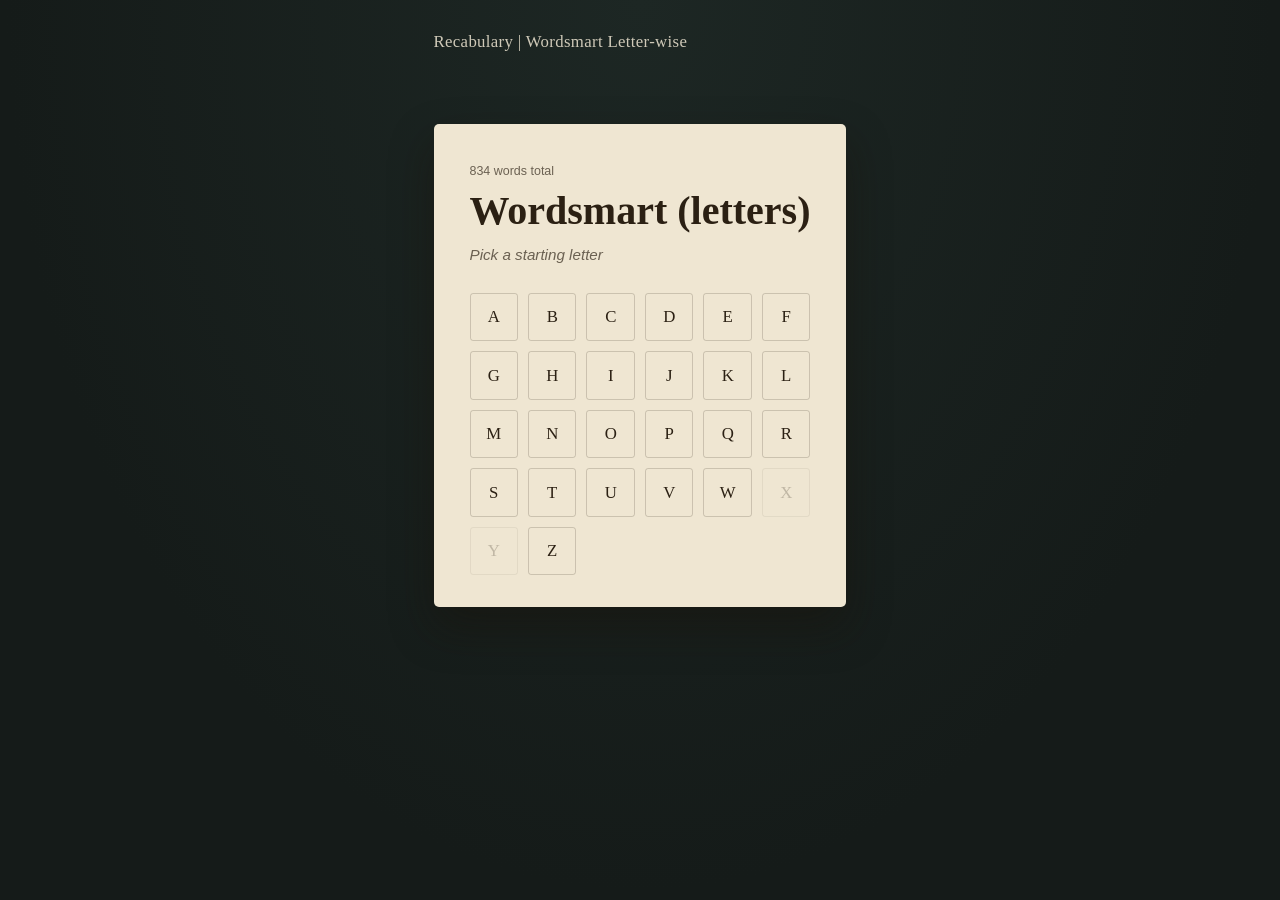
<file: recabulary/wslw.html>
<!DOCTYPE html>
<html lang="en">
<head>
<meta charset="UTF-8">
<meta name="viewport" content="width=device-width, initial-scale=1.0">
<title>Recabulary | Hibran</title>
<link rel="icon" type="image/x-icon" href="favicon.png">
<link rel="manifest" href="manifest.json">
<meta name="theme-color" content="#151b19">
<meta name="apple-mobile-web-app-capable" content="yes">
<meta name="apple-mobile-web-app-status-bar-style" content="black-translucent">
<link rel="apple-touch-icon" href="icons/icon-192.png">
<style>
  :root{
    --ink:#151b19;
    --ink-soft:#1d2724;
    --paper:#efe6d2;
    --paper-shadow: rgba(24,18,8,.45);
    --text-dark:#2b2013;
    --text-muted:#6b6152;
    --text-on-dark:#cfc9b8;
    --text-on-dark-dim:#8b9089;
    --accent-correct:#5f8f6a;
    --accent-wrong:#b8503f;
    --accent-gold:#c99a3e;
    --accent-gold-dark:#9c6f1f;
    --hairline: rgba(43,32,19,.18);
  }

  *{ box-sizing:border-box; }

  body{
    margin:0;
    min-height:100vh;
    background:
      radial-gradient(ellipse at top, var(--ink-soft) 0%, var(--ink) 70%);
    font-family: -apple-system, BlinkMacSystemFont, "Segoe UI", Roboto, sans-serif;
    color: var(--text-on-dark);
    display:flex;
    flex-direction:column;
    align-items:center;
    padding: 32px 20px 60px;
  }

  header{
    width:100%;
    max-width:480px;
    margin-bottom: 8vh;
  }

  .brand{
    font-family: Georgia, "Iowan Old Style", "Palatino Linotype", serif;
    font-size: 1.05rem;
    letter-spacing: .02em;
    color: var(--text-on-dark);
  }

  main{
    width:100%;
    max-width: 480px;
  }

  .card{
    background: var(--paper);
    border-radius: 5px;
    padding: 40px 36px 32px;
    box-shadow: 0 20px 44px var(--paper-shadow);
  }

  .tag{
    margin: 0 0 10px;
    font-size: .78rem;
    color: var(--text-muted);
    font-weight: 500;
  }

  .title{
    margin: 0 0 10px;
    font-family: Georgia, "Iowan Old Style", "Palatino Linotype", serif;
    font-size: clamp(1.9rem, 6vw, 2.5rem);
    color: var(--text-dark);
    line-height: 1.15;
  }

  .subtitle{
    margin: 0 0 26px;
    font-size: .95rem;
    line-height: 1.5;
    color: var(--text-muted);
    font-style: italic;
  }

  .word{
    margin: 0 0 30px;
    font-family: Georgia, "Iowan Old Style", "Palatino Linotype", serif;
    font-size: clamp(1.9rem, 6vw, 2.5rem);
    color: var(--text-dark);
    text-transform: capitalize;
    line-height: 1.15;
  }

  /* Letter grid */
  .letter-grid{
    display:grid;
    grid-template-columns: repeat(auto-fill, minmax(46px, 1fr));
    gap: 10px;
  }

  .letter-btn{
    aspect-ratio: 1;
    display:flex;
    align-items:center;
    justify-content:center;
    background: transparent;
    border: 1px solid var(--hairline);
    border-radius: 3px;
    font-family: Georgia, "Iowan Old Style", "Palatino Linotype", serif;
    font-size: 1.05rem;
    color: var(--text-dark);
    cursor:pointer;
    transition: background .15s, border-color .15s;
  }
  .letter-btn:hover:not(:disabled), .letter-btn:focus-visible:not(:disabled){
    background: rgba(201,154,62,.16);
    border-color: var(--accent-gold-dark);
  }
  .letter-btn:focus-visible{ outline: 2px solid var(--accent-gold-dark); outline-offset: 1px; }
  .letter-btn:disabled{
    color: var(--text-muted);
    opacity: .35;
    cursor: not-allowed;
  }

  /* Quiz view */
  .quiz-topbar{
    display:flex;
    align-items:center;
    justify-content:space-between;
    margin-bottom: 24px;
  }

  .back-link{
    background:none;
    border:none;
    color: var(--text-muted);
    font-size: .82rem;
    cursor:pointer;
    padding: 0;
    border-bottom: 1px solid transparent;
    transition: color .15s, border-color .15s;
  }
  .back-link:hover, .back-link:focus-visible{
    color: var(--accent-gold-dark);
    border-bottom-color: var(--accent-gold-dark);
  }

  .score{
    display:flex;
    align-items:center;
    gap: 6px;
    font-size: .85rem;
    color: var(--text-muted);
  }

  .tally{
    display:inline-block;
    padding: 1px 7px;
    border-radius: 3px;
    font-size: .78rem;
    font-weight: 700;
    color: #fff;
  }
  .tally-correct{ background: var(--accent-correct); }
  .tally-wrong{ background: var(--accent-wrong); }

  .options{
    list-style:none;
    margin:0;
    padding:0;
  }
  .options li + li{
    border-top: 1px solid var(--hairline);
  }

  .option{
    width:100%;
    display:flex;
    align-items:baseline;
    gap: 14px;
    background:none;
    border:none;
    text-align:left;
    padding: 14px 6px;
    font-size: 1.02rem;
    color: var(--text-dark);
    cursor:pointer;
    border-radius: 3px;
    transition: background .15s, color .15s;
  }
  .option:hover:not(:disabled){ background: rgba(43,32,19,.06); }
  .option:focus-visible{ outline: 2px solid var(--accent-gold); outline-offset: -2px; }
  .option:disabled{ cursor: default; }

  .option .letter{
    font-family: Georgia, serif;
    font-style: italic;
    color: var(--text-muted);
    flex-shrink:0;
  }

  .option.correct{ background: var(--accent-correct); color:#fff; }
  .option.correct .letter{ color: rgba(255,255,255,.75); }
  .option.wrong{ background: var(--accent-wrong); color:#fff; text-decoration: line-through; opacity:.9; }
  .option.wrong .letter{ color: rgba(255,255,255,.75); }

  .next-btn{
    display:block;
    margin: 26px 0 0;
    background: var(--accent-gold);
    color: var(--ink);
    border:none;
    font-size: .92rem;
    font-weight: 600;
    padding: 11px 22px;
    border-radius: 3px;
    cursor:pointer;
    transition: filter .15s;
  }
  .next-btn:hover, .next-btn:focus-visible{ filter: brightness(1.08); }

  .example{
    display: grid;
    grid-template-rows: 0fr;
    transition: grid-template-rows .35s ease;
    overflow: hidden;
  }
  .example.is-visible{
    grid-template-rows: 1fr;
  }
  .example-text{
    min-height: 0;
    overflow: hidden;
    margin: 22px 0 0;
    padding-top: 18px;
    border-top: 1px solid var(--hairline);
    font-size: .95rem;
    line-height: 1.55;
    color: var(--text-muted);
    font-style: italic;
  }
  .example-text .label{
    font-style: normal;
    font-weight: 600;
    color: var(--text-muted);
    margin-right: 4px;
  }
  .example-text strong{
    font-style: normal;
    font-weight: 600;
    color: var(--accent-gold-dark);
  }

  @media (max-width: 480px){
    .card{ padding: 32px 24px 26px; }
    header{ margin-bottom: 6vh; }
  }

  @media (prefers-reduced-motion: reduce){
    *{ transition: none !important; }
  }
</style>
</head>
<body>

  <div class="scene">
    <header>
      <span class="brand">Recabulary | Wordsmart Letter-wise</span>
    </header>

    <main>
      <div id="letterView">
        <div class="card">
          <p class="tag">834 words total</p>
          <h1 class="title">Wordsmart (letters)</h1>
          <p class="subtitle">Pick a starting letter</p>
          <div class="letter-grid" id="letterGrid"></div>
        </div>
      </div>

      <div id="quizView" hidden>
        <div class="card">
          <div class="quiz-topbar">
            <button class="back-link" id="backBtn">‹ All letters</button>
            <span class="score">Score <span class="tally tally-correct" id="correctTally">+0</span><span class="tally tally-wrong" id="wrongTally">-0</span></span>
          </div>
          <p class="tag" id="cardTag"></p>
          <h1 class="word" id="wordDisplay">—</h1>
          <ul class="options" id="options"></ul>
          <div class="example" id="exampleSentence"><p class="example-text" id="exampleText"></p></div>
          <button class="next-btn" id="nextBtn" hidden>Next card</button>
        </div>
      </div>
    </main>
  </div>

<script>
  const WORDS = [
    { word: "Abash", meaning: "to make ashamed; to embarrass", example: "Meredith felt abashed by her inability to remember her lines in the school chorus of 'Old McDonald Had a Farm.'." },
{ word: "Abate", meaning: "to subside; to reduce", example: "George spilled a pot of hot coffee on his leg. It hurt quite a bit. Then, gradually, the agony abated." },
{ word: "Abdicate", meaning: "to step down from a position of power or responsibility", example: "When King Edward VIII of England decided he would rather be married to Wallis Warfield Simpson, an American divorcée, than be king of England, he turned in his crown and abdicated." },
{ word: "Aberration", meaning: "something not typical; a deviation from the standard", example: "Søren’s bad behavior was an aberration. So was Harry’s good behavior." },
{ word: "Abhor", meaning: "to hate very, very much; to detest", example: "Emanuel abhorred having anvils dropped on his head." },
{ word: "Abject", meaning: "hopeless; extremely sad and servile; defeated", example: "While most people would quickly recover from a banana-peel accident, Mia felt abject humiliation." },
{ word: "Abnegate", meaning: "to deny oneself things; to reject; to renounce", example: "Ascetics practice self-abnegation because they believe it will bring them closer to spiritual purity." },
{ word: "Abortive", meaning: "unsuccessful", example: "Marie and Elizabeth made an abortive effort to bake a birthday cake; that is, their effort did not result in a birthday cake." },
{ word: "Abridge", meaning: "to shorten; to condense", example: "The thoughtful editor abridged the massive book by removing the boring parts." },
{ word: "Absolute", meaning: "total; unlimited", example: "An absolute ruler is one who is ruled by no one else." },
{ word: "Absolve", meaning: "to forgive; to free from obligation or guilt", example: "Jake absolved Ciara of her obligation to go to the prom with him; he told her it was all right if she went with the captain of the football team instead." },
{ word: "Abstinent", meaning: "abstaining; voluntarily not doing something, especially something pleasant that is bad for you or has a bad reputation", example: "Beulah used to be a chain-smoker; now she’s abstinent." },
{ word: "Abstract", meaning: "theoretical; impersonal", example: "He liked oysters in the abstract, but when he actually tried one he became nauseated." },
{ word: "Abstruse", meaning: "hard to understand", example: "The professor’s article, on the meaning of meaning, was abstruse." },
{ word: "Abysmal", meaning: "extremely hopeless or wretched; bottomless", example: "The nation’s debt crisis was abysmal; there seemed to be no possible solution." },
{ word: "Accolade", meaning: "an award; an honor", example: "The first breakdancing troupe to perform in Carnegie Hall, the Teflon Toughs, received accolades from the critics as well as from the fans." },
{ word: "Accost", meaning: "to approach and speak to someone aggressively", example: "Amanda karate-chopped the stranger who accosted her in the street and was embarrassed to find he was an old, blind man." },
{ word: "Acerbic", meaning: "sour; severe; like acid in temper, mood, or tone", example: "Barry sat silently as our teacher read aloud her acerbic comments on his paper." },
{ word: "Acquiesce", meaning: "to comply passively; to accept; to assent; to agree", example: "The pirates asked Pete to walk the plank; he took one look at their swords and then acquiesced." },
{ word: "Acrid", meaning: "harshly pungent; bitter", example: "The chili we had at the party had an acrid taste; it was harsh and unpleasant." },
{ word: "Acrimonious", meaning: "full of spite; bitter; nasty", example: "George and Elizabeth’s discussion turned acrimonious when Elizabeth introduced the subject of George’s perennial, incorrigible stupidity." },
{ word: "Acumen", meaning: "keenness of judgment; mental sharpness", example: "A woman who knows how to turn one dollar into a million overnight might be said to have a lot of business acumen." },
{ word: "Acute", meaning: "sharp; shrewd", example: "If your eyesight is acute, you can see things that other people can’t." },
{ word: "Adamant", meaning: "stubborn; unyielding; completely inflexible", example: "Candice was adamant: She would never go out with Paul again." },
{ word: "Address", meaning: "to speak to; to direct one’s attention to", example: "Ernie addressed the problem of addressing the convention by sitting down and writing his speech." },
{ word: "Adherent", meaning: "follower; supporter; believer", example: "The king’s adherents threw a big birthday party for him, just to show how much they liked him." },
{ word: "Admonish", meaning: "to scold gently; to warn", example: "The boys’ father admonished them not to eat the pie he had just baked." },
{ word: "Adroit", meaning: "skillful; dexterous; clever; shrewd; socially at ease", example: "Julio was an adroit salesperson: His highly skilled pitch, backed up by extensive product knowledge, nearly always resulted in a sale." },
{ word: "Adulation", meaning: "wild or excessive admiration; flattery", example: "The boss thrived on the adulation of his scheming secretary." },
{ word: "Adulterate", meaning: "to contaminate; to make impure", example: "We discovered that our orange juice had radioactive waste in it; we discovered, in other words, that it had been adulterated." },
{ word: "Adverse", meaning: "unfavorable; antagonistic", example: "We had to play our soccer match under adverse conditions: It was snowing and only three members of our team had bothered to show up." },
{ word: "Aesthetic", meaning: "having to do with artistic beauty; artistic", example: "Our art professor had a highly developed aesthetic sense; he found things to admire in paintings that, to us, looked like garbage." },
{ word: "Affable", meaning: "easy to talk to; friendly", example: "Susan was an affable girl; she could strike up a pleasant conversation with almost anyone." },
{ word: "Affectation", meaning: "unnatural or artificial behavior, usually intended to impress others", example: "Becky’s affectation of upside-down driving drove her driving instructor crazy." },
{ word: "Affinity", meaning: "sympathy; attraction; kinship; similarity", example: "Ducks have an affinity for water; that is, they like to be in it." },
{ word: "Affluent", meaning: "rich; prosperous", example: "A person can be affluent; all it takes is money." },
{ word: "Agenda", meaning: "program; the things to be done", example: "What’s on the agenda for the board meeting? A little gossip, then lunch." },
{ word: "Aggregate", meaning: "sum total; a collection of separate things mixed together", example: "Chili is an aggregate of meat and beans." },
{ word: "Agnostic", meaning: "one who believes that the existence of a god can be neither proven nor disproven", example: "In fact, Jorge’s reluctance to affirm or discredit a god’s existence reflects his agnosticism." },
{ word: "Agrarian", meaning: "relating to land; relating to the management or farming of land", example: "Politics in this country often pit the rural, agrarian interests against the urban interests." },
{ word: "Alacrity", meaning: "cheerful eagerness or readiness to respond", example: "David could hardly wait for his parents to leave; he carried their luggage out to the car with great alacrity." },
{ word: "Allege", meaning: "to assert without proof", example: "If I say, 'Cedrick alleges that I stole his hat,' I am saying Cedrick says I stole his hat." },
{ word: "Alleviate", meaning: "to relieve, usually temporarily or incompletely; to make bearable; to lessen", example: "Visiting the charming pet cemetery alleviated the woman’s grief over the death of her canary." },
{ word: "Allocate", meaning: "to distribute; to assign; to allot", example: "The office manager had allocated just seven paper clips for our entire department." },
{ word: "Alloy", meaning: "a combination of two or more things, usually metals", example: "Brass is an alloy of copper and zinc." },
{ word: "Allusion", meaning: "an indirect reference (often to a literary work); a hint", example: "When Ralph said, 'I sometimes wonder whether to be or not to be,' he was alluding to a famous line in Hamlet." },
{ word: "Aloof", meaning: "uninvolved; standing off; keeping one’s distance", example: "Al, on the roof, felt very aloof." },
{ word: "Altruism", meaning: "selflessness; generosity; devotion to the interests of others", example: "The private foundation depended on the altruism of the extremely rich old man." },
{ word: "Ambience", meaning: "atmosphere; mood; feeling", example: "By decorating their house with plastic beach balls and Popsicle sticks, the Cramers created a playful ambience that delighted young children." },
{ word: "Ambiguous", meaning: "unclear in meaning; confusing; capable of being interpreted in different ways", example: "We listened to the weather report, but the forecast was ambiguous; we couldn’t tell whether the day was going to be rainy or sunny." },
{ word: "Ambivalent", meaning: "undecided; having opposed feelings simultaneously", example: "Susan felt ambivalent about George as a boyfriend." },
{ word: "Ameliorate", meaning: "to make better or more tolerable", example: "The mood of the prisoners was ameliorated when the warden gave them color television sets and keys to their cells." },
{ word: "Amenable", meaning: "obedient; willing to give in to the wishes of another; agreeable", example: "I suggested that Bert pay for my lunch as well as for his own; to my surprise, he was amenable." },
{ word: "Amenity", meaning: "pleasantness; attractive or comfortable feature", example: "The amenities at the local club include a swimming pool, a golf course, and a fallout shelter." },
{ word: "Amiable", meaning: "friendly; agreeable", example: "Our amiable guide made us feel right at home in what would otherwise have been a cold and forbidding museum." },
{ word: "Amnesty", meaning: "an official pardon for a group of people who have violated a law or policy", example: "When a state government declares a tax amnesty, it is saying that if people pay the taxes they owe, the government will officially 'forget' that they broke the law." },
{ word: "Amoral", meaning: "lacking a sense of right and wrong; neither good nor bad, neither moral nor immoral; without moral feelings", example: "Very young children are amoral; when they cry, they aren’t being bad or good—they’re merely doing what they have to do." },
{ word: "Amorous", meaning: "feeling loving, especially in a sexual sense; in love; relating to love", example: "The amorous couple made quite a scene at the movie." },
{ word: "Amorphous", meaning: "shapeless; without a regular or stable shape; bloblike", example: "Ed’s teacher said that his term paper was amorphous; it was as shapeless and disorganized as a cloud." },
{ word: "Anachronism", meaning: "something out of place in time or history; an incongruity", example: "In this day of impersonal hospitals, a family doctor who will visit you at home seems like an anachronism." },
{ word: "Analogy", meaning: "a comparison of one thing to another; similarity", example: "To say having an allergy feels like being bitten by an alligator would be to make or draw an analogy between an allergy and an alligator bite." },
{ word: "Anarchy", meaning: "absence of government or control; lawlessness; disorder", example: "The country fell into a state of anarchy after the rebels kidnapped the president and locked the legislature inside the Capitol." },
{ word: "Anecdote", meaning: "a short account of a humorous or revealing incident", example: "The old lady kept the motorcycle gang thoroughly amused with anecdote after anecdote about her cute little dog." },
{ word: "Anguish", meaning: "agonizing physical or mental pain", example: "Theresa had been a nurse in the emergency room for twenty years, but she had never gotten used to the anguish of accident victims." },
{ word: "Animosity", meaning: "resentment; hostility; ill will", example: "The rivals for the state championship felt great animosity toward each other." },
{ word: "Anomaly", meaning: "an aberration; an irregularity; a deviation", example: "A snowy winter day is not an anomaly, but a snowy July day is." },
{ word: "Antecedent", meaning: "someone or something that went before; something that provides a model for something that came after it", example: "Your parents and grandparents could be said to be your antecedents; they came before you." },
{ word: "Antipathy", meaning: "firm dislike; a dislike", example: "I feel antipathy toward bananas wrapped in ham." },
{ word: "Antithesis", meaning: "the direct opposite", example: "Erin is the antithesis of Aaron: Erin is bright and beautiful; Aaron is dull and plain." },
{ word: "Apartheid", meaning: "the former policy of racial segregation and oppression in the Republic of South Africa", example: "Under apartheid in South Africa, blacks were kept apart from whites and denied all rights." },
{ word: "Apathy", meaning: "lack of interest; lack of feeling", example: "The members of the student council accused the senior class of apathy because none of the seniors had bothered to sign up for the big annual bake sale." },
{ word: "Aphorism", meaning: "a brief, often witty saying; a proverb", example: "Chef Hussain is particularly fond of Woolf’s aphorism, 'One cannot think well, love well, or sleep well, if one has not dined well.'" },
{ word: "Apocalypse", meaning: "a prophetic revelation, especially one concerning the end of the world", example: "In strict usage, apocalypse refers to specific Christian writings, but most people use it more generally in connection with predictions of things like nuclear war." },
{ word: "Apocryphal", meaning: "of dubious authenticity; fictitious; spurious", example: "Brandi’s blog discredited the apocryphal report of Martians in Congress." },
{ word: "Apotheosis", meaning: "elevation to divine status; the perfect example of something", example: "Some people think that the Corvette is the apotheosis of American carmaking." },
{ word: "Appease", meaning: "to soothe; to pacify by giving in to", example: "Jaleel appeased his angry mother by promising to make his bed every morning without fail until the end of time." },
{ word: "Appreciate", meaning: "to increase in value", example: "The Browns bought their house twenty years ago for a hundred dollars, but it has appreciated considerably since then." },
{ word: "Apprehensive", meaning: "worried; anxious", example: "The apprehensive child clung to his father’s leg as the two of them walked into the main circus tent to watch the lion tamer." },
{ word: "Approbation", meaning: "approval; praise", example: "The crowd expressed its approbation of what the team had done by gleefully covering the field with chicken carcasses." },
{ word: "Appropriate", meaning: "to take without permission; to set aside for a particular use", example: "Nick appropriated my lunch; he grabbed it out of my hands and ate it." },
{ word: "Aptitude", meaning: "capacity for learning; natural ability", example: "The Princeton Review students have a marked aptitude for taking the SAT." },
{ word: "Arbiter", meaning: "one who decides; a judge", example: "An arbiter of fashion determines what other people will wear by wearing it herself." },
{ word: "Arbitrary", meaning: "random; capricious", example: "The grades Mr. Simone gave his English students appeared to be arbitrary; they didn’t seem related to anything the students had done in class." },
{ word: "Arcane", meaning: "mysterious; known only to a select few", example: "The rites of the secret cult were arcane; no one outside the cult knew what they were." },
{ word: "Archaic", meaning: "extremely old; ancient; outdated", example: "The tribe’s traditions are archaic. They have been in force for thousands of years." },
{ word: "Archetype", meaning: "an original model or pattern", example: "Plato is the archetype of all philosophers." },
{ word: "Ardent", meaning: "passionate; enthusiastic", example: "Blanche happily stuffed badgers from morning to night. She was an ardent taxidermist." },
{ word: "Arduous", meaning: "hard; difficult", example: "Climbing the mountain was arduous. We were so exhausted when we got to the top that we forgot to enjoy the view." },
{ word: "Aristocratic", meaning: "of noble birth; snobbish", example: "Prince Charles is aristocratic. He is a member of the British aristocracy." },
{ word: "Artful", meaning: "crafty; wily; sly", example: "After dinner, the artful counselor told the campers that there was a madman loose in the woods, thus causing them to lie quietly in the tent." },
{ word: "Artifice", meaning: "a clever trick; cunning", example: "The Trojan Horse was an artifice designed to get the soldiers inside the walls." },
{ word: "Ascendancy", meaning: "supremacy; domination", example: "Small computers have been in ascendancy for the past few years." },
{ word: "Ascetic", meaning: "hermitlike; practicing self-denial", example: "In his effort to save money, Roy led an ascetic existence: He never went out, he never ate anything but soup, and he never had any fun." },
{ word: "Assiduous", meaning: "hardworking; busy; quite diligent", example: "Wendell was the only assiduous student in the entire math class; all the other students had to copy their homework from him." },
{ word: "Assimilate", meaning: "to take in; to absorb; to learn thoroughly", example: "Margaret didn’t have any friends when she first went to the new school, but she was gradually assimilated—she became part of the new community." },
{ word: "Assuage", meaning: "to soothe; to pacify; to ease the pain of; to relieve", example: "Beth was extremely angry, but I assuaged her by promising to leave the house and never return." },
{ word: "Astute", meaning: "shrewd; keen in judgment", example: "Morris was an astute judge of character; he was very good at seeing what people are really like." },
{ word: "Atheist", meaning: "one who does not believe in the existence of any god or divine being", example: "Hadley had always imagined a big religious wedding, but Emma, a lifelong atheist, preferred a Vegas elopement." },
{ word: "Attrition", meaning: "gradual wearing away, weakening, or loss; a natural or expected decrease in numbers or size", example: "Mr. Gregory did not have the heart to fire his workers even though his company was losing millions each year. He altruistically preferred to lose workers through attrition when they moved away, retired, or decided to change jobs." },
{ word: "Audacity", meaning: "boldness; reckless daring; impertinence", example: "Edgar’s soaring leap off the top of the building was an act of great audacity." },
{ word: "Augment", meaning: "to make bigger; to add to; to increase", example: "The army augmented its attack by sending in a few thousand more soldiers." },
{ word: "Auspicious", meaning: "favorable; promising; pointing to a good result", example: "A clear sky in the morning is an auspicious sign on the day of a picnic." },
{ word: "Austere", meaning: "unadorned; stern; forbidding; without excess", example: "The Smiths’ house was austere; there was no furniture in it, and there was nothing hanging on the walls." },
{ word: "Autocratic", meaning: "ruling with absolute authority; extremely bossy", example: "An autocratic ruler is a dictator." },
{ word: "Autonomous", meaning: "acting independently", example: "The West Coast office of the law firm was quite autonomous; it never asked the East Coast office for permission before it did anything." },
{ word: "Avarice", meaning: "greed; excessive love of riches", example: "The rich man’s avarice was annoying to everyone who wanted to lay hands on some of his money." },
{ word: "Avow", meaning: "to claim; to declare boldly; to admit", example: "At the age of twenty-five, Louis finally avowed that he couldn’t stand his mother’s apple pie." },
{ word: "Avuncular", meaning: "like an uncle, especially a nice uncle", example: "Professor Zia often gave us avuncular advice; he took a real interest in our education and helped us with other problems that weren’t related to multidimensional calculus." },
{ word: "Awry", meaning: "off course; twisted to one side", example: "The hunter’s bullet went awry. Instead of hitting the bear, it hit his truck." },
{ word: "Axiom", meaning: "a self-evident rule or truth; a widely accepted saying", example: "'Everything that is living dies' is an axiom." },
{ word: "Banal", meaning: "unoriginal; ordinary", example: "The dinner conversation was so banal that Amanda fell asleep in her dessert dish." },
{ word: "Bane", meaning: "poison; torment; cause of harm", example: "To say that someone is the bane of your existence is to say that that person poisons your enjoyment of life." },
{ word: "Bastion", meaning: "stronghold; fortress; fortified place", example: "Mrs. Garnett’s classroom is a bastion of banality; that is, it’s a place where originality seldom, if ever, makes its way inside." },
{ word: "Beget", meaning: "to give birth to; to create; to lead to; to cause", example: "Those who lie should be creative and have good memories, since one lie often begets another lie, which begets another." },
{ word: "Belabor", meaning: "to go over repeatedly or to an absurd extent", example: "For more than an hour, the boring speaker belabored his point about the challenge of foreign competition." },
{ word: "Beleaguer", meaning: "to surround; to besiege; to harass", example: "No one could leave the beleaguered city; the attacking army had closed off all the exits." },
{ word: "Belie", meaning: "to give a false impression of; to contradict", example: "Melvin’s smile belied the grief he was feeling; despite his happy expression he was terribly sad inside." },
{ word: "Belittle", meaning: "to make to seem little; to put someone down", example: "We worked hard to put out the fire, but the fire chief belittled our efforts by saying he wished he had brought some marshmallows." },
{ word: "Belligerent", meaning: "combative; quarrelsome; waging war", example: "Al was so belligerent that the convention had the feel of a boxing match." },
{ word: "Bemused", meaning: "confused; bewildered", example: "The two stood bemused in the middle of the parking lot at Disneyland, trying to remember where they had parked their car." },
{ word: "Benefactor", meaning: "one who provides help, especially in the form of a gift or donation", example: "If your nextdoor neighbor rewrites his life insurance policy so that you will receive all his millions when he dies, then you become the beneficiary... if your neighbor dies, he is your benefactor." },
{ word: "Benevolent", meaning: "generous; kind; doing good deeds", example: "Giving money to the poor is a benevolent act." },
{ word: "Benign", meaning: "gentle; not harmful; kind; mild", example: "Karla has a benign personality; she is not at all unpleasant to be with." },
{ word: "Bequest", meaning: "something left to someone in a will", example: "If your nextdoor neighbor leaves you all his millions in a will, the money is a bequest from him to you." },
{ word: "Bereaved", meaning: "deprived or left desolate, especially through death", example: "The new widow was still bereaved when we saw her." },
{ word: "Beset", meaning: "to harass; to surround", example: "The bereaved widow was beset by grief." },
{ word: "Blasphemy", meaning: "irreverence; an insult to something held sacred; profanity", example: "In the strictest sense, to commit blasphemy is to say nasty, insulting things about God." },
{ word: "Blatant", meaning: "unpleasantly or offensively noisy; glaring", example: "David was blatantly critical of our efforts; that is, he was noisy and obnoxious in making his criticisms." },
{ word: "Blight", meaning: "a disease in plants; anything that injures or destroys", example: "An early frost proved a blight to the citrus crops last year, so we had no orange juice for breakfast." },
{ word: "Blithe", meaning: "carefree; cheerful", example: "The blithe birds in the garden were making so much noise that Jamilla began to think about the shotgun in the attic." },
{ word: "Bourgeois", meaning: "middle class, usually in a pejorative sense; boringly conventional", example: "A hip young city dweller might reject life in the suburbs as being too bourgeois." },
{ word: "Bovine", meaning: "cow related; cowlike", example: "Cows are bovine, obviously; eating grass is a bovine concern." },
{ word: "Brevity", meaning: "briefness", example: "The audience was deeply grateful for the brevity of the afterdinner speaker’s remarks." },
{ word: "Broach", meaning: "to open up a subject for discussion, often a delicate subject", example: "Henrietta was proud of her new dress, so no one knew how to broach the subject with her of how silly grandmothers look in leather." },
{ word: "Bucolic", meaning: "charmingly rural; rustic; countrylike", example: "The changing of the autumn leaves, old stone walls, distant views, and horses grazing in green meadows are examples of bucolic splendor." },
{ word: "Bureaucracy", meaning: "a system of government administration consisting of numerous bureaus or offices, especially one run according to inflexible and inefficient rules; any large administrative system characterized by inefficiency, lots of rules, and red tape", example: "The Department of Motor Vehicles is a bureaucracy." },
{ word: "Burgeon", meaning: "to expand; to flourish", example: "The burgeoning weeds in our yard soon overwhelmed the grass." },
{ word: "Burlesque", meaning: "a ludicrous, mocking, lewd imitation", example: "Vaudeville actors frequently performed burlesque works on the stage." },
{ word: "Cacophony", meaning: "harshsounding mixture of words, voices, or sounds", example: "The parade’s two marching bands played simultaneously; the resulting cacophony drove many spectators to tears." },
{ word: "Cadence", meaning: "rhythm; the rise and fall of sounds", example: "We wished the tone of Irwin’s words would have a more pleasing cadence, but he spoke in a dull monotone." },
{ word: "Cajole", meaning: "to persuade someone to do something he or she doesn’t want to do", example: "I didn’t want to give the speech, but Enrique cajoled me into doing it by telling me what a good speaker I am." },
{ word: "Callow", meaning: "immature", example: "The patient was alarmed by the callowness of the medical staff." },
{ word: "Candor", meaning: "truthfulness; sincere honesty", example: "My best friend exhibited candor when he told me that for many years now he has believed me to be a jerk." },
{ word: "Capitalism", meaning: "an economic system in which businesses are privately owned", example: "Capitalism is an economic system based on private ownership." },
{ word: "Capitulate", meaning: "to surrender; to give up or give in", example: "On the twentieth day of the strike, the workers capitulated and went back to work without a new contract." },
{ word: "Capricious", meaning: "unpredictable; likely to change at any moment", example: "Arjun was capricious. One minute he said his favorite car was a Volkswagen Jetta; the next minute he said it was a Passat." },
{ word: "Caricature", meaning: "a portrait or description that uses exaggeration to bring out the hidden character of its subject", example: "A caricature uses exaggeration to bring out the hidden character of its subject." },
{ word: "Castigate", meaning: "to criticize severely; to chastise", example: "Jose’s motherinlaw castigated him for forgetting to pick her up at the airport." },
{ word: "Catalyst", meaning: "in chemistry, something that changes the rate of a chemical reaction without itself being changed; anyone or anything that makes something happen without being directly involved in it", example: "When the mad scientist dropped a few grains of the catalyst into his test tube, the bubbling liquid began to boil furiously." },
{ word: "Categorical", meaning: "unconditional; absolute", example: "Crooked politicians often make categorical denials of various charges against them." },
{ word: "Catharsis", meaning: "purification that brings emotional relief or renewal", example: "To someone with psychological problems, talking to a psychiatrist can lead to a catharsis." },
{ word: "Catholic", meaning: "universal; embracing everything", example: "Da Vinci was a catholic genius who excelled at everything he did." },
{ word: "Caustic", meaning: "like acid; corrosive", example: "The caustic detergent ate right through Henry’s laundry." },
{ word: "Celibacy", meaning: "abstinence from sex", example: "Celibacy is one of the requirements for Catholic priesthood." },
{ word: "Censure", meaning: "to condemn severely for doing something bad", example: "The Senate sometimes censures senators for breaking laws or engaging in behavior unbecoming to an elected official." },
{ word: "Cerebral", meaning: "brainy; intellectually refined", example: "Sebastian was too cerebral to be a baseball announcer; he kept talking about the existentialism of the outfield." },
{ word: "Chagrin", meaning: "humiliation; embarrassed disappointment", example: "Much to my chagrin, I began to giggle during the eulogy at the funeral." },
{ word: "Charisma", meaning: "a magicalseeming ability to attract followers or inspire loyalty", example: "The glamorous presidential candidate had a lot of charisma; voters didn’t seem to support him so much as be entranced by him." },
{ word: "Charlatan", meaning: "fraud; quack; con man", example: "Buck was selling what he claimed was a cure for cancer, but he was just a charlatan." },
{ word: "Chasm", meaning: "a deep, gaping hole; a gorge", example: "Mark was so stupid that his girlfriend wondered whether there wasn’t a chasm where his brain should be." },
{ word: "Chastise", meaning: "to inflict punishment on; to discipline", example: "Mother chastised us for firing our bottle rockets through the livingroom window." },
{ word: "Chicanery", meaning: "trickery; deceitfulness; artifice, especially legal or political", example: "Political news would be dull were it not for the chicanery of our elected officials." },
{ word: "Chimera", meaning: "an illusion; a foolish fancy", example: "Jie’s dream of becoming a movie star was just a chimera." },
{ word: "Choleric", meaning: "hottempered; quick to anger", example: "The choleric watchdog would sink his teeth into anyone who came within biting distance of his doghouse." },
{ word: "Chronic", meaning: "constant; lasting a long time; inveterate", example: "DJ’s chronic back pains often kept him from football practice, but the postgame internal bleeding lasted only a day." },
{ word: "Chronicle", meaning: "a record of events in order of time; a history", example: "Sally’s diary provided her mother with a detailed chronicle of her daughter’s extracurricular activities." },
{ word: "Circuitous", meaning: "roundabout; not following a direct path", example: "The circuitous bus route between the two cities went here, there, and everywhere, and it took an extremely long time to get anywhere." },
{ word: "Circumlocution", meaning: "an indirect expression; use of wordy or evasive language", example: "The lawyer’s circumlocution left everyone in the courtroom wondering what had been said." },
{ word: "Circumscribe", meaning: "to draw a line around; to set the limits; to define; to restrict", example: "The Constitution clearly circumscribes the restrictions that can be placed on our personal freedoms." },
{ word: "Circumspect", meaning: "cautious", example: "As a public speaker, Nick was extremely circumspect; he always took great care not to say the wrong thing or give offense." },
{ word: "Circumvent", meaning: "to frustrate as though by surrounding", example: "Our hopes for an early end of the meeting were circumvented by the chairperson’s refusal to deal with the items on the agenda." },
{ word: "Civil", meaning: "polite; civilized; courteous", example: "Our dinner guests conducted themselves civilly when we told them we weren’t going to serve them dinner after all." },
{ word: "Clemency", meaning: "mercy; forgiveness; mildness", example: "The governor committed an act of clemency when he released all the convicts from the state penitentiary." },
{ word: "Cliché", meaning: "an overused saying or idea", example: "The expression “you can’t judge a book by its cover” is a cliché; it’s been used so many times, that freshness has been worn away." },
{ word: "Clique", meaning: "an exclusive group bound together by some shared quality or interest", example: "The high school newspaper staff was a real clique; they all hung out together and wouldn’t talk to anyone else." },
{ word: "Coalesce", meaning: "to come together as one; to fuse; to unite", example: "When the dough coalesced into a big black blob, we began to wonder whether the cookies would be edible." },
{ word: "Coerce", meaning: "to force someone to do or not to do something", example: "Darth Vader tried flattery, Darth Vader tried gifts, Darth Vader even tried to coerce, but Darth Vader was never able to make Han Solo reveal the hidden rebel base." },
{ word: "Cogent", meaning: "powerfully convincing", example: "Shaft was cogent in explaining why he needed the confidential files, so we gave them to him." },
{ word: "Cognitive", meaning: "dealing with how we know the world around us through our senses; mental", example: "Scientists study the cognitive apparatus of human beings to pattern how computers should gather information about the world." },
{ word: "Cognizant", meaning: "aware; conscious", example: "Al was cognizant of the dangers of sword swallowing, but he tried it anyway and hurt himself quite badly." },
{ word: "Coherent", meaning: "holding together; making sense", example: "After puzzling over Grace’s disorganized Holy Roman Empire essay for almost an hour, Ms. Fabricius needed only twenty minutes to read Arjun’s coherent paper on the Defenestration of Prague." },
{ word: "Colloquial", meaning: "conversational; informal in language", example: "“The way I figure it” is a colloquial expression, or a colloquialism; People often say it but it isn’t used in formal prose." },
{ word: "Collusion", meaning: "conspiracy; secret cooperation", example: "The increase in oil prices was the result of collusion by the oilproducing nations." },
{ word: "Commensurate", meaning: "equal; proportionate", example: "Ryan’s salary is commensurate with his ability; like his ability, his salary is small." },
{ word: "Compelling", meaning: "forceful; causing to yield", example: "A compelling argument for buying a digital video recorder is one that makes you go out and buy a digital video recorder." },
{ word: "Compendium", meaning: "a summary; an abridgment", example: "A yearbook often contains a compendium of the offenses, achievements, and future plans of the members of the senior class." },
{ word: "Complacent", meaning: "selfsatisfied; overly pleased with oneself; contented to a fault", example: "The complacent camper paid no attention to the bear prowling around his campsite, and the bear ate him up." },
{ word: "Complement", meaning: "to complete or fill up; to be the perfect counterpart", example: "The flower arrangement complemented the table decorations." },
{ word: "Complicity", meaning: "participation in wrongdoing; the act of being an accomplice", example: "There was complicity between the bank robber and the dishonest teller." },
{ word: "Comprehensive", meaning: "covering or including everything", example: "The insurance policy was comprehensive; it covered all possible losses." },
{ word: "Comprise", meaning: "to consist of", example: "A football team comprises eleven players on offense and eleven players on defense." },
{ word: "Conciliatory", meaning: "making peace; attempting to resolve a dispute through goodwill", example: "The formerly warring countries were conciliatory at the treaty conference." },
{ word: "Concise", meaning: "brief and to the point; succinct", example: "The scientist’s explanation was concise; it was brief and it helped us understand the difficult concept." },
{ word: "Concord", meaning: "harmony; agreement", example: "Nations that live in concord are nations that live together in peace." },
{ word: "Concurrent", meaning: "happening at the same time; parallel", example: "The criminal was sentenced to two concurrent fifteenyear sentences; the sentences will run at the same time, and he will be out of jail in fifteen years." },
{ word: "Condescend", meaning: "to stoop to someone else’s level, usually in an offensive way; to patronize", example: "I was surprised that the president of the company had condescended to talk with me, a mere temporary employee." },
{ word: "Condone", meaning: "to overlook; to permit to happen", example: "The principal condoned the hoods’ smoking in the bathroom; he simply ignored it." },
{ word: "Conducive", meaning: "promoting", example: "The chairs in the library are conducive to sleep. If you sit in them to study, you will fall asleep." },
{ word: "Confluence", meaning: "a flowing together, especially of rivers; the place where they begin to flow together", example: "The confluence of the Missouri and Mississippi rivers is at St. Louis; that’s the place where they join together." },
{ word: "Congenial", meaning: "agreeably suitable; pleasant", example: "The little cabin in the woods was congenial to the writer; he was able to get a lot of writing done there." },
{ word: "Congenital", meaning: "describing a trait or condition acquired between conception and birth; innate", example: "A congenital birth defect is one that is present at birth but was not caused by one’s genes." },
{ word: "Congregate", meaning: "to come together", example: "Protestors were granted permission to congregate peacefully on the plaza." },
{ word: "Conjecture", meaning: "to guess; to deduce or infer on slight evidence", example: "If forced to conjecture, I would say the volcano will erupt in twentyfour hours." },
{ word: "Conjure", meaning: "to summon or bring into being as if by magic", example: "The chef conjured (or conjured up) a fabulous gourmet meal using nothing more than the meager ingredients in Lucy’s kitchen." },
{ word: "Connoisseur", meaning: "an expert, particularly in matters of art or taste", example: "The artist’s work was popular, but connoisseurs rejected it as amateurish." },
{ word: "Consecrate", meaning: "to make or declare sacred", example: "The Veterans Day speaker said that the battlefield had been consecrated by the blood of the soldiers who had died there." },
{ word: "Consensus", meaning: "unanimity or general agreement", example: "When there is a consensus, everybody feels the same way." },
{ word: "Consonant", meaning: "harmonious; in agreement", example: "Our desires were consonant with theirs; we all wanted the same thing." },
{ word: "Construe", meaning: "to interpret", example: "Preston construed his contract as giving him the right to do anything he wanted." },
{ word: "Consummate", meaning: "perfect; complete; supremely skillful", example: "A consummate pianist is an extremely good one." },
{ word: "Contentious", meaning: "argumentative; quarrelsome", example: "Liz figured that her contentious style would make her a perfect litigator." },
{ word: "Contiguous", meaning: "side by side; adjoining", example: "Two countries that share a border are contiguous; so are two events that happened one right after the other." },
{ word: "Contingent", meaning: "dependent; possible", example: "Our agreement to buy their house is contingent upon the sellers’ finding another house to move into." },
{ word: "Contrite", meaning: "admitting guilt; especially feeling remorseful", example: "Mira was contrite about her mistake, so we forgave her." },
{ word: "Contrived", meaning: "artificial; labored", example: "Sam’s acting was contrived: No one in the audience believed his character or enjoyed his performance." },
{ word: "Conventional", meaning: "common; customary; unexceptional", example: "The architect’s conventional designs didn’t win him awards for originality." },
{ word: "Convivial", meaning: "fond of partying; festive", example: "A convivial gathering is one in which the people present enjoy eating, drinking, and being together." },
{ word: "Copious", meaning: "abundant; plentiful", example: "The champagne at the wedding reception was copious but not very good." },
{ word: "Corollary", meaning: "something that follows; a natural consequence", example: "Bloodshed and death are corollaries of any declaration of war." },
{ word: "Corroborate", meaning: "to confirm; to back up with evidence", example: "I knew my statement was correct when my colleague corroborated it." },
{ word: "Cosmopolitan", meaning: "at home in many places or situations; internationally sophisticated", example: "Marcello’s interests were cosmopolitan—he liked Greek wine, German beer, Dutch cheese, Japanese cars, and French fries." },
{ word: "Countenance", meaning: "face; facial expression, especially an encouraging one", example: "His father’s confident countenance gave Lou the courage to persevere." },
{ word: "Coup", meaning: "a brilliant victory or accomplishment; the violent overthrow of a government by a small internal group", example: "Winning a gold medal at the Olympics was a real coup for the skinny, sickly, fiftyyearold man." },
{ word: "Covenant", meaning: "a solemn agreement; a contract; a pledge", example: "The warring tribes made a covenant not to fight each other anymore." },
{ word: "Covert", meaning: "secret; hidden", example: "A covert military operation is one the public knows nothing about." },
{ word: "Covet", meaning: "to wish for enviously", example: "To covet thy neighbor’s wife is to want thy neighbor’s wife for thyself." },
{ word: "Credulous", meaning: "eager to believe; gullible", example: "The credulous housewife believed that she had won a million dollars from Publishers Clearing House." },
{ word: "Criterion", meaning: "standard; basis for judgment", example: "When Norm judges a meal, he has only one criterion: Is it edible?" },
{ word: "Cryptic", meaning: "mysterious; mystifying", example: "Elaine’s remarks were cryptic; Jerry was baffled by what she said." },
{ word: "Culinary", meaning: "relating to cooking or the kitchen", example: "Allison pursued her culinary interests by attending the culinary institute." },
{ word: "Culminate", meaning: "to climax; to reach full effect", example: "Connie’s years of practice culminated in a great victory at the international juggling championship." },
{ word: "Culpable", meaning: "deserving blame; guilty", example: "The accountant’s failure to spot the errors made him culpable in the taxfraud case." },
{ word: "Cursory", meaning: "hasty; superficial", example: "To give a book a cursory reading is to skim it quickly without comprehending much." },
{ word: "Curtail", meaning: "to shorten; to cut short", example: "The vet curtailed his effort to cut the cat’s tail with the lawn mower." },
{ word: "Cynic", meaning: "one who deeply distrusts human nature; one who believes humans are motivated only by selfishness", example: "When the pop star gave a million dollars to the museum, cynics said he was merely trying to buy himself a reputation as a cultured person." },
{ word: "Daunt", meaning: "to make fearful; to intimidate", example: "The steepness of the mountain daunted the team of amateur climbers, who hadn’t realized what they were in for." },
{ word: "Dearth", meaning: "lack; scarcity", example: "There is no dearth of comedy at a convention of clowns." },
{ word: "Debacle", meaning: "violent breakdown; sudden overthrow; overwhelming defeat", example: "A political debate would become a debacle if the candidates began screaming and throwing dinner rolls at each other." },
{ word: "Debauchery", meaning: "wild living; excessive intemperance", example: "Debauchery can be expensive; fortunately for Jeff, his wallet matched his appetite for extravagant pleasures." },
{ word: "Debilitate", meaning: "to weaken; to cripple", example: "The football player’s career was ended by a debilitating injury to his knee." },
{ word: "Decadent", meaning: "decaying or decayed, especially in terms of morals", example: "Carousing in local bars instead of going to class is decadent." },
{ word: "Decimate", meaning: "to kill or destroy a large part of", example: "When locusts attack a crop, they sometimes decimate it, leaving very little that’s fit for human consumption." },
{ word: "Decorous", meaning: "proper; in good taste; orderly", example: "The New Year’s Eve crowd was relatively decorous until midnight, when they went wild." },
{ word: "Deduce", meaning: "to conclude from the evidence; to infer", example: "From the footprints on the ground, Clarice deduced that the criminal had feet." },
{ word: "Defame", meaning: "to libel or slander; to ruin the good name of", example: "The local businessman accused the newspaper of defaming him by publishing an article that said his company was poorly managed." },
{ word: "Deference", meaning: "submission to another’s will; respect; courtesy", example: "Dean showed deference to his grandfather: He let the old man have first dibs on the birthday cake." },
{ word: "Definitive", meaning: "conclusive; providing the last word", example: "Walter wrote the definitive biography of Keats; nothing more could have been added by another book." },
{ word: "Degenerate", meaning: "to break down; to deteriorate", example: "The discussion quickly degenerated into an argument." },
{ word: "Deleterious", meaning: "harmful", example: "Smoking cigarettes is deleterious to your health." },
{ word: "Delineate", meaning: "to describe accurately; to draw in outline", example: "After Jack had delineated his plan, we had no doubt about what he intended to do." },
{ word: "Delude", meaning: "to deceive", example: "The con man deluded us into thinking that he would make us rich." },
{ word: "Deluge", meaning: "a flood; an inundation", example: "The \$1 million reward for the lost poodle brought in a deluge of hot leads." },
{ word: "Demagogue", meaning: "a leader of the people, but more a rabble-rouser", example: "A demagogue manipulates the public to support his aims, but he is little different from a dictator." },
{ word: "Denizen", meaning: "inhabitant", example: "To be a denizen of a restaurant is to go there often—so often that people begin to wonder whether you live there." },
{ word: "Depravity", meaning: "extreme wickedness or corruption", example: "Mrs. Prudinkle wondered whether the depravity of her class of eight-year-olds was the result of their watching Saturday morning television." },
{ word: "Deprecate", meaning: "to express disapproval of", example: "The critic’s deprecating comments about my new novel put me in a bad mood for an entire month." },
{ word: "Deride", meaning: "to ridicule; to laugh at contemptuously", example: "Geraldo derided Diana’s driving ability after their hair-raising trip down the twisting mountain road." },
{ word: "Derogatory", meaning: "disapproving; degrading", example: "Stephen could never seem to think of anything nice to say about anyone; virtually all of his comments were derogatory." },
{ word: "Desiccate", meaning: "to dry out", example: "The hot wind desiccated the few grapes remaining on the vine; after a day or two, they looked like raisins." },
{ word: "Despondent", meaning: "extremely depressed; full of despair", example: "The cook became despondent when the wedding cake exploded fifteen minutes before the reception." },
{ word: "Despot", meaning: "an absolute ruler; an autocrat", example: "Stephen was a despot; workers who disagreed with him were fired." },
{ word: "Destitute", meaning: "extremely poor; utterly lacking", example: "Destitute people are people without money or possessions, or with very little money and very few possessions." },
{ word: "Desultory", meaning: "without a plan or purpose; disconnected; random", example: "Aadi made a few desultory attempts to start a garden, but nothing came of them." },
{ word: "Dextrous", meaning: "skillful; adroit", example: "Though not imposing in stature, Rashid was the most dextrous basketball player on the court." },
{ word: "Dialectical", meaning: "relating to discussions; relating to the rules and methods of reasoning; approaching truth in the middle of opposing extremes", example: "The game of Twenty Questions is dialectical, in that the participants attempt to narrow down a chosen object by asking a series of ever more specific questions." },
{ word: "Dictum", meaning: "an authoritative saying; an adage; a maxim; a proverb", example: "“No pain, no gain” is a hackneyed dictum of sadistic coaches everywhere." },
{ word: "Didactic", meaning: "intended to teach; morally instructive; pedantic", example: "Luther’s seemingly amusing talk had a didactic purpose; he was trying to show his listeners the difference between right and wrong." },
{ word: "Diffident", meaning: "timid; lacking in self-confidence", example: "The diffident student never made a single comment in class." },
{ word: "Digress", meaning: "to stray from the main subject", example: "When a speaker digresses, he departs from the main topic and tells a story only distantly related to it." },
{ word: "Dilettante", meaning: "someone with superficial knowledge of the arts; an amateur; a dabbler", example: "Reginald said he was an artist, but he was merely a dilettante; he didn’t know a pencil from a paintbrush." },
{ word: "Discern", meaning: "to have insight; to see things clearly; to discriminate; to differentiate", example: "The ill-mannered people at Tisha’s party proved that she had little discernment when it came to choosing friends." },
{ word: "Discreet", meaning: "prudent; judiciously reserved", example: "The psychiatrist was very discreet; no matter how much we pestered him, he wouldn’t gossip about the problems of his famous patients." },
{ word: "Discrete", meaning: "unconnected; separate; distinct", example: "The twins were identical but their personalities were discrete." },
{ word: "Discriminate", meaning: "to notice or point out the difference between two or more things; to discern; to differentiate", example: "A person with a refined aesthetic sense is able to discriminate subtle differences where a less observant person would see nothing." },
{ word: "Disdain", meaning: "arrogant scorn; contempt", example: "Bertram viewed the hot dog with disdain, believing that to eat such a disgusting food was beneath him." },
{ word: "Disinterested", meaning: "not taking sides; unbiased", example: "An umpire should be disinterested; he should not care which team wins." },
{ word: "Disparage", meaning: "to belittle; to say uncomplimentary things about, usually in a somewhat indirect way", example: "The mayor disparaged our efforts to beautify the town square by saying that the flower bed we had planted looked somewhat worse than the bed of weeds it had replaced." },
{ word: "Disparate", meaning: "different; incompatible; unequal", example: "Our interests were disparate: Cathy liked to play with dolls and I liked to throw her dolls out the window." },
{ word: "Disseminate", meaning: "to spread the seeds of something; to scatter; to make widely known", example: "News is disseminated through many media: radio, television, newspapers, magazines, and gossips." },
{ word: "Dissipate", meaning: "to thin out, drift away, or dissolve; to cause to thin out, drift away, or dissolve; to waste or squander", example: "The smoke dissipated as soon as we opened the windows." },
{ word: "Dissolution", meaning: "the breaking up or dissolving of something into parts; disintegration", example: "Nothing could prevent the dissolution of the Jesse Ventura Fan Club after he retired to seek a political career." },
{ word: "Distend", meaning: "to swell; to extend a great deal", example: "The tire distended alarmingly as the forgetful gas station attendant kept pumping more and more air into it." },
{ word: "Distinguish", meaning: "to tell apart; to cause to stand out", example: "The rodent expert’s eyesight was so acute that he was able to distinguish between a shrew and a vole at more than a thousand paces." },
{ word: "Docile", meaning: "easily taught; obedient; easy to handle", example: "The docile students quietly memorized all the lessons their teacher told them." },
{ word: "Doctrinaire", meaning: "inflexibly committed to a doctrine or theory without regard to its practicality; dogmatic", example: "A doctrinaire supporter of manned space flights to Pluto would be someone who supported such space flights even though it might be shown that such lengthy journeys could never be undertaken." },
{ word: "Dogmatic", meaning: "arrogantly assertive of unproven ideas; stubbornly claiming that something is beyond dispute", example: "The opinions or ideas dogmatically asserted by a dogmatic person are known collectively as dogma." },
{ word: "Domestic", meaning: "having to do with the household or family; not foreign", example: "A home that enjoys domestic tranquillity is a happy home." },
{ word: "Dormant", meaning: "inactive; as though asleep; asleep", example: "Mt. Vesuvius erupted violently and then fell dormant for several hundred years." },
{ word: "Dubious", meaning: "full of doubt; uncertain", example: "I was fairly certain that I would be able to fly if I could merely flap my arms hard enough, but Mary was dubious; she said I’d better flap my legs as well." },
{ word: "Duplicity", meaning: "the act of being two-faced; double-dealing; deception", example: "Dave, in his duplicity, told us he wasn’t going to rob the bank and then went right out and robbed it." },
{ word: "Ebullient", meaning: "boiling; bubbling with excitement; exuberant", example: "Cammie was ebullient when her fairy godmother said she could use one of her three wishes to wish for three more wishes." },
{ word: "Eccentric", meaning: "not conventional; a little kooky; irregular", example: "The eccentric inventor spent all his waking hours fiddling with what he said was a time machine but was actually just an old telephone booth." },
{ word: "Eclectic", meaning: "choosing the best from many sources; drawn from many sources", example: "Adolfo’s taste in art was eclectic. He liked the Old Masters, the Impressionists, and Walt Disney." },
{ word: "Edify", meaning: "to enlighten; to instruct, especially in moral or religious matters", example: "The teacher’s goal was to edify her students, not to force a handful of facts down their throats." },
{ word: "Efface", meaning: "to erase; to rub away the features of", example: "The inscription on the tombstone had been effaced by centuries of weather." },
{ word: "Effusion", meaning: "a pouring forth", example: "When the child was rescued from the well, there was an intense effusion of emotion from the crowd that had gathered around the hole." },
{ word: "Egalitarian", meaning: "believing in the social and economic equality of all people", example: "People often lose interest in egalitarian measures when such measures interfere with their own interests." },
{ word: "Egocentric", meaning: "selfish; believing that one is the center of everything", example: "Nevitt was so egocentric that he could never give anyone else credit for doing anything." },
{ word: "Egregious", meaning: "extremely bad; flagrant", example: "Erik’s manners were egregious; he ate his mashed potatoes with his fingers and slurped the peas right off his plate." },
{ word: "Elicit", meaning: "to bring out; to call forth", example: "The interviewer skillfully elicited our true feelings by asking us questions that got to the heart of the matter." },
{ word: "Elliptical", meaning: "oval; missing a word or words; obscure", example: "The orbit of the earth is not perfectly round; it is elliptical." },
{ word: "Elusive", meaning: "hard to pin down; evasive", example: "The elusive criminal was next to impossible for the police to catch." },
{ word: "Emigrate", meaning: "to leave a country permanently; to expatriate", example: "Pierre emigrated from France because he had grown tired of speaking French." },
{ word: "Eminent", meaning: "wellknown and respected; standing out from all others in quality or accomplishment; outstanding", example: "The entire audience fell silent when the eminent musician walked onto the stage and picked up his banjo and bongo drums." },
{ word: "Empirical", meaning: "relying on experience or observation; not merely theoretical", example: "The appledropping experiment gave the scientists empirical evidence that gravity exists." },
{ word: "Emulate", meaning: "to strive to equal or excel, usually through imitation", example: "The American company emulated its successful Japanese competitor but never quite managed to do as well." },
{ word: "Encroach", meaning: "to make gradual or stealthy inroads into; to trespass", example: "As the city grew, it encroached on the countryside surrounding it." },
{ word: "Endemic", meaning: "native; restricted to a particular region or era; indigenous", example: "You won’t find that kind of tree in California; it’s endemic to our part of the country." },
{ word: "Enervate", meaning: "to reduce the strength or energy of, especially to do so gradually", example: "Sander felt enervated by his long ordeal and couldn’t make himself get out of bed." },
{ word: "Enfranchise", meaning: "to grant the privileges of citizenship, especially the right to vote", example: "N/A" },
{ word: "Engender", meaning: "to bring into existence; to create; to cause", example: "Smiles engender smiles." },
{ word: "Enigma", meaning: "a mystery", example: "Ben is an enigma; he never does any homework but he always gets good grades." },
{ word: "Enormity", meaning: "extreme evil; a hideous offense; immensity", example: "Hitler’s soldiers stormed through the village, committing one enormity after another." },
{ word: "Ephemeral", meaning: "lasting a very short time", example: "Youth and flowers are both ephemeral." },
{ word: "Epigram", meaning: "a brief and usually witty or satirical saying", example: "N/A" },
{ word: "Epitome", meaning: "a brief summary that captures the meaning of the whole; the perfect example of something; a paradigm", example: "Luke’s freshman year was the epitome of a college experience; he made friends, joined a fraternity, and ate too much pizza." },
{ word: "Equanimity", meaning: "composure; calm", example: "The entire apartment building was crumbling, but Rachel faced the disaster with equanimity." },
{ word: "Equitable", meaning: "fair", example: "King Solomon’s decision was certainly equitable; each mother would receive half the child." },
{ word: "Equivocal", meaning: "ambiguous; intentionally confusing; capable of being interpreted in more than one way", example: "Joe’s response was equivocal; we couldn’t tell whether he meant yes or no, which is precisely what Joe wanted." },
{ word: "Erudite", meaning: "scholarly; deeply learned", example: "The erudite biologist was viewed by many of his colleagues as a likely winner of the Nobel Prize." },
{ word: "Esoteric", meaning: "hard to understand; understood by only a select few; peculiar", example: "Chicken wrestling and underwater yodeling were just two of Earl’s esoteric hobbies." },
{ word: "Espouse", meaning: "to support; to advocate", example: "Alex espoused so many causes that he sometimes had trouble remembering which side he was on." },
{ word: "Ethereal", meaning: "heavenly; as light and insubstantial as a gas or ether", example: "The ethereal mist on the hillside was delicate and beautiful." },
{ word: "Euphemism", meaning: "a pleasant or inoffensive expression used in place of an unpleasant or offensive one", example: "\"Taking the big bus uptown\" was her euphemism for dying." },
{ word: "Evanescent", meaning: "fleeting; vanishing; happening for only the briefest period", example: "Meteors are evanescent: They last so briefly that it is hard to tell whether one has actually appeared." },
{ word: "Exacerbate", meaning: "to make worse", example: "Dipping Austin in lye exacerbated his skin condition." },
{ word: "Exacting", meaning: "extremely demanding; difficult; requiring great skill or care", example: "The exacting math teacher subtracted points for even the most unimportant errors." },
{ word: "Exalt", meaning: "to raise high; to glorify", example: "The manager decided to exalt the lowly batboy by asking him to pitch in the opening game of the World Series." },
{ word: "Exasperate", meaning: "to annoy thoroughly; to make very angry; to try the patience of", example: "The child’s insistence on hopping backward on one foot exasperated his mother, who was in a hurry." },
{ word: "Exemplify", meaning: "to illustrate by example; to serve as a good example", example: "His teacher thought Fred exemplified the model student." },
{ word: "Exhaustive", meaning: "thorough; rigorous; complete; painstaking", example: "Before you use a parachute, you should examine it exhaustively for defects." },
{ word: "Exhort", meaning: "to urge strongly; to give a serious warning to", example: "The coach used his bullhorn to exhort us to try harder." },
{ word: "Exigency", meaning: "an emergency; an urgency", example: "You haven’t opened a book all term and the final is tomorrow morning." },
{ word: "Existential", meaning: "having to do with existence; having to do with the body of thought called existentialism", example: "N/A" },
{ word: "Exonerate", meaning: "to free completely from blame; to exculpate", example: "The defendant, who had always claimed he wasn’t guilty, expected to be exonerated by the testimony of his best friend." },
{ word: "Expatriate", meaning: "to throw (someone) out of his or her native land; to move away from one’s native land; to emigrate", example: "Hugo was fed up with his native country and so expatriated to America." },
{ word: "Expedient", meaning: "providing an immediate advantage; serving one’s immediate selfinterest; practical", example: "Since the basement had nearly filled with water, the plumber felt it would be expedient to clear out the drain." },
{ word: "Expedite", meaning: "to speed up or ease the progress of", example: "The post office expedited mail delivery by hiring more letter carriers." },
{ word: "Explicit", meaning: "clearly and directly expressed", example: "The machine’s instructions were explicit—they told us exactly what to do." },
{ word: "Extol", meaning: "to praise highly; to laud", example: "The millionaire extolled the citizen who returned his gold watch and then rewarded him with a heartfelt handshake." },
{ word: "Extraneous", meaning: "unnecessary; irrelevant; extra", example: "The book’s feeble plot was buried in a lot of extraneous material about a talking dog." },
{ word: "Extrapolate", meaning: "to project or deduce from something known; to infer", example: "George’s estimates were extrapolated from last year’s data; he simply took all the old numbers and doubled them." },
{ word: "Extricate", meaning: "to free from difficulty", example: "It took two and a half days to extricate the little girl from the abandoned well into which she had fallen." },
{ word: "Extrovert", meaning: "an open, outgoing person; a person whose attention is focused on others rather than on himself or herself", example: "Maria was quite an extrovert; she walked boldly into the roomful of strange adults and struck up a friendly conversation." },
{ word: "Exult", meaning: "to rejoice; to celebrate", example: "The women’s team exulted in its victory over the men’s team at the badminton finals." },
{ word: "Fabrication", meaning: "a lie; something made up", example: "My story about being the prince of Wales was a fabrication. I’m really the king of Denmark." },
{ word: "Facetious", meaning: "humorous; not serious; clumsily humorous", example: "David was sent to the principal’s office for making a facetious remark about the intelligence of the French teacher." },
{ word: "Facile", meaning: "fluent; skillful in a superficial way; easy", example: "Paolo’s poems were facile rather than truly accomplished; if you read them closely, you soon realized they were filled with clichés." },
{ word: "Faction", meaning: "a group, usually a small part of a larger group, united around some cause; disagreement within an organization", example: "At the Republican National Convention, the Bush faction spent much of its time shouting at the McCain faction." },
{ word: "Farcical", meaning: "absurd; ludicrous", example: "The serious play quickly turned farcical when the leading man’s belt broke and his pants fell to his ankles." },
{ word: "Fastidious", meaning: "meticulous; demanding; finicky", example: "Mrs. O’Hara was a fastidious housekeeper; she cleaned up our crumbs almost before they hit the floor." },
{ word: "Fatalist", meaning: "someone who believes that future events are already determined and that humans are powerless to change them", example: "The old man was a fatalist about his illness, believing there was no sense in worrying about something over which he had no control." },
{ word: "Fatuous", meaning: "foolish; silly; idiotic", example: "Pauline is so pretty that her suitors are often driven to fatuous acts of devotion." },
{ word: "Fauna", meaning: "animals", example: "We saw little evidence of fauna on our walk through the woods." },
{ word: "Fecund", meaning: "fertile; productive", example: "The fecund mother rabbit gave birth to hundreds and hundreds of little rabbits." },
{ word: "Felicity", meaning: "happiness; skillfulness, especially at expressing things; adeptness", example: "Love was not all felicity for Judy and Steve; they argued all the time." },
{ word: "Fervor", meaning: "great warmth or earnestness; ardor; zeal", example: "Avid baseball fans frequently display their fervor for the game by throwing food at bad players." },
{ word: "Fetter", meaning: "to restrain; to hamper", example: "In his pursuit of the Nobel Prize for physics, Professor Jenkins was fettered by his near-total ignorance of the subject." },
{ word: "Fidelity", meaning: "faithfulness; loyalty", example: "The crusader’s life was marked by fidelity to the cause of justice." },
{ word: "Figurative", meaning: "based on figures of speech; expressing something in terms usually used for something else; metaphorical", example: "When the mayor said that the housing market had sprouted wings, he was speaking figuratively." },
{ word: "Finesse", meaning: "skillful maneuvering; subtlety; craftiness", example: "The doctor sewed up the wound with finesse, making stitches so small one could scarcely see them." },
{ word: "Flagrant", meaning: "glaringly bad; notorious; scandalous", example: "An example of a flagrant theft would be stealing a car from the parking lot of a police station." },
{ word: "Flaunt", meaning: "to show off; to display ostentatiously", example: "The brand-new millionaire annoyed all his friends by driving around his old neighborhood to flaunt his new Rolls-Royce." },
{ word: "Flout", meaning: "to disregard something out of disrespect", example: "A driver flouts the traffic laws by driving through red lights and knocking down pedestrians." },
{ word: "Foible", meaning: "a minor character flaw", example: "Patti’s foibles included a tendency to prefer dogs to people." },
{ word: "Foment", meaning: "to stir up; to instigate", example: "The bad news from abroad fomented pessimism among professional investors." },
{ word: "Forbear", meaning: "to refrain from; to abstain", example: "Stephen told me I could become a millionaire if I joined him in his business, but his company makes me nervous so I decided to forbear." },
{ word: "Forego", meaning: "to do without; to forbear", example: "We had some of the chocolate cake, some of the chocolate mousse, and some of the chocolate cream pie, but we were worried about our weight so we decided to forego the chocolate-covered potato chips." },
{ word: "Forsake", meaning: "to abandon; to renounce; to relinquish", example: "We urged Buddy to forsake his life with the alien beings and return to his job at the drugstore." },
{ word: "Fortuitous", meaning: "accidental; occurring by chance", example: "The program’s outcome was not the result of any plan but was entirely fortuitous." },
{ word: "Founder", meaning: "to fail; to collapse; to sink", example: "The candidate’s campaign for the presidency foundered when it was revealed that he had once been married to a drug addict." },
{ word: "Fraternal", meaning: "like brothers", example: "The fraternal feelings of the group were strengthened by the monthly fishing trips that were planned." },
{ word: "Frenetic", meaning: "frantic; frenzied", example: "There was a lot of frenetic activity in the office, but nothing ever seemed to get accomplished." },
{ word: "Frugal", meaning: "economical; penny-pinching", example: "Laura was so frugal that she even tried to bargain with the checkout girl at the supermarket." },
{ word: "Furtive", meaning: "secretive; sly", example: "Cal wiggled his ears while the countess was talking to him in a furtive attempt to catch our attention." },
{ word: "Futile", meaning: "useless; hopeless", example: "A D+ average and no extracurricular interests to speak of meant that applying to Harvard was futile, but Lucinda hoped against hope." },
{ word: "Garrulous", meaning: "talkative; chatty", example: "Gabriella is gregarious and garrulous; she loves to hang out with the gang and gab." },
{ word: "Gauche", meaning: "unskillful; awkward; maladroit", example: "Smadar had a poor sense of comic timing, and her gauche attempts to mock her lefthanded friends soon left her with none." },
{ word: "Genre", meaning: "a type or category, especially of art or writing", example: "Daoyen displayed a great talent for a particular genre: the bawdy limerick." },
{ word: "Genteel", meaning: "refined; polite; aristocratic; affecting refinement", example: "The ladies at the ball were too genteel to accept our invitation to the wrestling match." },
{ word: "Gesticulate", meaning: "to make gestures, especially when speaking or in place of speaking", example: "Massimo gesticulated wildly on the other side of the theater in an attempt to get our attention." },
{ word: "Glut", meaning: "surplus; an overabundance", example: "The international oil shortage turned into an international oil glut with surprising speed." },
{ word: "Grandiloquent", meaning: "pompous; using a lot of big, fancy words in an attempt to sound impressive", example: "The president’s speech was grandiloquent rather than eloquent; there were some sixdollar words and some impressive phrases, but he really had nothing to say." },
{ word: "Grandiose", meaning: "absurdly exaggerated", example: "The scientist’s grandiose plan was to build a huge shopping center on the surface of the moon." },
{ word: "Gratuitous", meaning: "given freely (said of something bad); unjustified; unprovoked; uncalled for", example: "The scathing review of the movie contained several gratuitous remarks about the sex life of the director." },
{ word: "Gravity", meaning: "seriousness", example: "The anchorman’s nervous giggling was entirely inappropriate, given the gravity of the situation." },
{ word: "Gregarious", meaning: "sociable; enjoying the company of others", example: "Dirk was too gregarious to enjoy the fifty years he spent in solitary confinement." },
{ word: "Guile", meaning: "cunning; duplicity; artfulness", example: "José used guile, not intelligence, to win the spelling bee; he cheated." },
{ word: "Hackneyed", meaning: "overused; trite; stale", example: "Michael’s book was full of clichés and hackneyed phrases." },
{ word: "Hapless", meaning: "unlucky", example: "Joe’s hapless search for fun led him from one disappointment to another." },
{ word: "Harbinger", meaning: "a forerunner; a signal of", example: "Warm weather is the harbinger of spring." },
{ word: "Hedonism", meaning: "the pursuit of pleasure as a way of life", example: "Yoshi’s life of hedonism came to an end when his lottery winnings ran out." },
{ word: "Hegemony", meaning: "leadership, especially of one nation over another", example: "America once held an unchallenged nuclear hegemony." },
{ word: "Heresy", meaning: "any belief that is strongly opposed to established beliefs", example: "Galileo was tried for the heresy of suggesting that the sun did not revolve around Earth." },
{ word: "Hermetic", meaning: "impervious to external influence; airtight", example: "The president led a hermetic existence in the White House, as his advisers attempted to seal him off from the outside world." },
{ word: "Heyday", meaning: "golden age; prime", example: "In his heyday, Vernon was a world-class athlete; today he’s just Vernon." },
{ word: "Hiatus", meaning: "a break or interruption, often from work", example: "Spencer looked forward to spring break as a welcome hiatus from the rigors of campus parties." },
{ word: "Hierarchy", meaning: "an organization based on rank or degree; pecking order", example: "Kendra was very low in the State Department hierarchy." },
{ word: "Histrionic", meaning: "overly dramatic; theatrical", example: "Adele’s histrionic request for a raise embarrassed everyone in the office." },
{ word: "Homily", meaning: "a sermon", example: "The football coach often began practice with a lengthy homily on the virtues of clean living." },
{ word: "Homogeneous", meaning: "uniform; made entirely of one thing", example: "The kindergarten class was extremely homogeneous: All the children had blond hair, blue eyes, red shoes, and the same last name." },
{ word: "Heterogeneous", meaning: "mixed or varied", example: "On Halloween the children amassed a heterogeneous collection of candy, chewing gum, popcorn, and cookies." },
{ word: "Husbandry", meaning: "thrifty management of resources; livestock farming", example: "Everyone husbanded oil and electricity during the energy crisis of the 1970s." },
{ word: "Hyperbole", meaning: "an exaggeration used as a figure of speech; exaggeration", example: "When Joe said, “I’m so hungry I could eat a horse,” he was using hyperbole to convey the extent of his hunger." },
{ word: "Hypothetical", meaning: "uncertain; unproven", example: "There were several hypothetical explanations for the strange phenomenon, but no one could say for certain what had caused it." },
{ word: "Iconoclast", meaning: "one who attacks popular beliefs or institutions", example: "The popular columnist was an inveterate iconoclast, avidly attacking public figures no matter what their party affiliations." },
{ word: "Ideology", meaning: "a system of social or political ideas", example: "The candidate never managed to communicate his ideology to the voters, so few people were able to grasp what he stood for." },
{ word: "Idiosyncrasy", meaning: "a peculiarity; an eccentricity", example: "Eating green beans drenched in ketchup for breakfast was one of Jordana’s idiosyncrasies." },
{ word: "Idyllic", meaning: "charming in a rustic way; naturally peaceful", example: "They built their house on an idyllic spot. There was a babbling brook in back and an unbroken view of wooded hills in front." },
{ word: "Ignominy", meaning: "deep disgrace", example: "After the big scandal, the formerly highflying investment banker fell into a life of shame and ignominy." },
{ word: "Illicit", meaning: "illegal; not permitted", example: "Criminals engage in illicit activities." },
{ word: "Immigrate", meaning: "to move permanently to a new country", example: "Edwin immigrated to Canada, thinking the move would give his twoyearold daughter a better shot at attending the University of Toronto preschool." },
{ word: "Imminent", meaning: "just about to happen", example: "The pink glow in the east made it clear that sunrise was imminent." },
{ word: "Immutable", meaning: "unchangeable", example: "Jerry’s mother had only one immutable rule: no dancing on the dinner table." },
{ word: "Impartial", meaning: "fair; not favoring one side or the other; unbiased", example: "Jurors are supposed to be impartial rather than partial; they aren’t supposed to make up their minds until they’ve heard all the evidence." },
{ word: "Impeccable", meaning: "flawless; entirely without sin", example: "The children’s behavior was impeccable; they didn’t pour dye into the swimming pool." },
{ word: "Imperial", meaning: "like an emperor or an empire", example: "The palace was decorated with imperial splendor." },
{ word: "Impervious", meaning: "not allowing anything to pass through; impenetrable", example: "A raincoat, if it is any good, is impervious to water." },
{ word: "Impetuous", meaning: "impulsive; extremely impatient", example: "Impetuous Dick always seemed to be running off to buy a new car, even if he had just bought one the day before." },
{ word: "Implement", meaning: "to carry out", example: "Leo developed a plan for shortening the grass in his yard, but he was unable to implement it because he didn’t have a lawn mower." },
{ word: "Impotent", meaning: "powerless; helpless; unable to perform sexual intercourse", example: "Joe and Olga made a few impotent efforts to turn aside the steamroller, but it squished their vegetable garden anyway." },
{ word: "Impugn", meaning: "to attack, especially to attack the truth or integrity of something", example: "The critic impugned the originality of Jacob’s novel, claiming that long stretches of it had been lifted from the work of someone else." },
{ word: "Inane", meaning: "silly; senseless", example: "Their plan to make an indoor swimming pool by flooding their basement was inane." },
{ word: "Inaugurate", meaning: "to begin officially; to induct formally into office", example: "The mayor inaugurated the new nosmoking policy and then celebrated by lighting up a big cigar." },
{ word: "Incandescent", meaning: "brilliant; giving off heat or light", example: "Jan’s ideas were so incandescent that simply being near her made you feel as though you understood the subject for the first time." },
{ word: "Incantation", meaning: "a chant; the repetition of statements or phrases in a way reminiscent of a chant", example: "Much to our delight, the wizard’s incantation eventually caused the small stone to turn into a sleek black BMW." },
{ word: "Incense", meaning: "to make very angry", example: "Jeremy was incensed when I told him that even though he was stupid and loathsome, he would always be my best friend." },
{ word: "Incessant", meaning: "unceasing", example: "I will go deaf and lose my mind if your children don’t stop the incessant bickering." },
{ word: "Incipient", meaning: "beginning; emerging", example: "Sitting in class, Henrietta detected an incipient tingle of boredom that told her she would soon be asleep." },
{ word: "Incisive", meaning: "cutting right to the heart of the matter", example: "Lloyd’s essays were always incisive; he never wasted any words, and his reasoning was sharp and persuasive." },
{ word: "Incongruous", meaning: "not harmonious; not consistent; not appropriate; not fitting in", example: "The ultramodern kitchen seemed incongruous in the restored eighteenthcentury farmhouse." },
{ word: "Incorrigible", meaning: "incapable of being reformed", example: "The convict was an incorrigible criminal; as soon as he got out of prison, he said, he was going to rob another doughnut store." },
{ word: "Increment", meaning: "an increase; one in a series of increases", example: "Bernard received a small increment in his salary each year, even though he did less and less work with every day that passed." },
{ word: "Indifferent", meaning: "not caring one way or the other; apathetic; mediocre", example: "Pedro was indifferent about politics; he didn’t care who was elected to office so long as no one passed a law against Monday night football." },
{ word: "Indigenous", meaning: "native; originating in that area", example: "Fastfood restaurants are indigenous to America, where they were invented." },
{ word: "Indigent", meaning: "poor", example: "The indigent family had little to eat, nothing to spend, and virtually nothing to wear." },
{ word: "Indignant", meaning: "angry, especially as a result of something unjust or unworthy; insulted", example: "Ted became indignant when the policewoman accused him of stealing the nuclear weapon." },
{ word: "Indolent", meaning: "lazy", example: "The indolent teenagers slept late, moped around, and never looked for summer jobs." },
{ word: "Indulgent", meaning: "lenient; yielding to desire", example: "The nice mom was indulgent of her children, letting them have all the candy, cookies, and ice cream that they wanted, even for breakfast." },
{ word: "Ineffable", meaning: "incapable of being expressed or described", example: "The simple beauty of nature is often so ineffable that it brings tears to our eyes." },
{ word: "Inept", meaning: "clumsy; incompetent; gauche", example: "Joshua is an inept dancer; he is as likely to stomp on his partner’s foot as he is to step on it." },
{ word: "Inert", meaning: "inactive; sluggish; not reacting chemically", example: "Helium is an inert gas: It doesn’t burn, it doesn’t explode, and it doesn’t kill you if you inhale it." },
{ word: "Inexorable", meaning: "relentless; inevitable; unavoidable", example: "The inexorable waves pounded the shore, as they have always pounded it and as they always will pound it." },
{ word: "Infamous", meaning: "shamefully wicked; having an extremely bad reputation; disgraceful", example: "Deep within the prison was the infamous torture chamber, where hooded guards tickled their prisoners with feathers until they confessed." },
{ word: "Infatuated", meaning: "foolish; foolishly passionate or attracted; made foolish; foolishly in love", example: "I was so infatuated with Polly that I drooled and gurgled whenever she was near." },
{ word: "Infer", meaning: "to conclude; to deduce", example: "Raizel said she loved the brownies, but I inferred from the size of the piece left on her plate that she had actually despised them." },
{ word: "Infinitesimal", meaning: "very, very, very small; infinitely small", example: "Our chances of winning were infinitesimal, but we played our hearts out anyway." },
{ word: "Ingenuous", meaning: "frank; without deception; simple; artless; charmingly naive", example: "A young child is ingenuous; he doesn’t know much about the ways of the world, and certainly not enough to deceive anyone." },
{ word: "Inherent", meaning: "part of the essential nature of something; intrinsic", example: "Wetness is an inherent quality of water." },
{ word: "Injunction", meaning: "a command or order, especially a court order", example: "Wendy’s neighbors got a court injunction prohibiting her from playing her radio." },
{ word: "Innate", meaning: "existing since birth; inborn; inherent", example: "Joseph’s kindness was innate; it was part of his natural character." },
{ word: "Innocuous", meaning: "harmless; banal", example: "The speaker’s voice was loud but his words were innocuous; there was nothing to get excited about." },
{ word: "Inordinate", meaning: "excessive; unreasonable", example: "The math teacher paid an inordinate amount of attention to the grammar rather than algebra." },
{ word: "Insatiable", meaning: "hard or impossible to satisfy; greedy; avaricious", example: "Peter had an insatiable appetite for chocolate macadamia ice cream; he could never get enough." },
{ word: "Insidious", meaning: "treacherous; sneaky", example: "Cancer, which can spread rapidly from a small cluster of cells, is an insidious disease." },
{ word: "Insinuate", meaning: "to hint; to creep in", example: "When I told her that I hadn’t done any laundry in a month, Valerie insinuated that I was a slob." },
{ word: "Insipid", meaning: "dull; bland; banal", example: "Barney’s jokes were so insipid that no one in the room managed to force out so much as a chuckle." },
{ word: "Insolent", meaning: "arrogant; insulting", example: "The illmannered fouryearold was so insolent that even adults were tempted to raise their voices at him." },
{ word: "Instigate", meaning: "to provoke; to stir up", example: "The strike was instigated by the ambitious union president, who wanted to get his name into the newspapers." },
{ word: "Insular", meaning: "like an island; isolated", example: "Lying flat on his back in bed for twentyseven years, the 1,200pound man led an insular existence." },
{ word: "Insurgent", meaning: "a rebel; someone who revolts against a government", example: "The heavily armed insurgents rushed into the presidential palace, but they paused to taste the fresh blueberry pie on the dinner table and were captured by the president’s bodyguards." },
{ word: "Integral", meaning: "essential", example: "A solid offense was an integral part of our football team; so was a strong defense." },
{ word: "Integrate", meaning: "to combine two or more things into a whole", example: "Marisol’s school offered an integrated history and language curriculum so that students learned Roman history and Latin in the same classroom." },
{ word: "Intractable", meaning: "uncontrollable; stubborn; disobedient", example: "The intractable child was a torment to his nursery school teacher." },
{ word: "Intransigent", meaning: "uncompromising; stubborn", example: "Vijay was an intransigent hardliner, and he didn’t care how many people he offended with his views." },
{ word: "Intrinsic", meaning: "part of the essential nature of something; inherent", example: "Larry’s intrinsic boldness was always getting him into trouble." },
{ word: "Introspective", meaning: "tending to think about oneself; examining one’s feelings", example: "Randy’s introspective examination of his motives led him to conclude that he must have been at fault in the breakup of his marriage." },
{ word: "Inundate", meaning: "to flood; to cover completely with water; to overwhelm", example: "The tiny island kingdom was inundated by the tidal wave." },
{ word: "Invective", meaning: "insulting or abusive speech", example: "The critic’s searing review was filled with bitterness and invective." },
{ word: "Inveterate", meaning: "habitual; firm in habit; deeply rooted", example: "Eric was such an inveterate liar on the golf course that when he finally made a holeinone, he marked it on his score card as a zero." },
{ word: "Irascible", meaning: "easily angered or provoked; irritable", example: "The CEO was so irascible, his employees were afraid to talk to him for fear he might hurl paperweights at them." },
{ word: "Ironic", meaning: "meaning the opposite of what you seem to say; using words to mean something other than what they seem to mean", example: "Eddie was being ironic when he said he loved Peter like a brother; in truth, he hated him." },
{ word: "Irrevocable", meaning: "irreversible", example: "My decision not to wear a Tarzan costume and ride on a float in the Macy’s Thanksgiving Day Parade is irrevocable." },
{ word: "Itinerant", meaning: "moving from place to place", example: "The life of a traveling salesman is an itinerant one." },
{ word: "Judicious", meaning: "exercising sound judgment", example: "The firefighters made judicious use of flameretardant foam as the burning airplane skidded along the runway." },
{ word: "Juxtapose", meaning: "to place side by side", example: "Comedy and tragedy were juxtaposed in the play, which was alternately funny and sad." },
{ word: "Kinetic", meaning: "having to do with motion; lively; active", example: "A speeding bullet has a lot of kinetic energy." },
{ word: "Labyrinth", meaning: "a maze; something like a maze", example: "Each of the fifty floors in the office building was a labyrinth of dark corridors and narrow passageways." },
{ word: "Laconic", meaning: "using few words, especially to the point of seeming rude", example: "The manager's laconic dismissal letter left the fired employees feeling angry and hurt." },
{ word: "Lament", meaning: "to mourn", example: "From the balcony of the bulletpocked hotel, the foreign correspondents could hear hundreds of women and children lamenting the fallen soldiers." },
{ word: "Lampoon", meaning: "to satirize; to mock; to parody", example: "The irreverent students mercilessly lampooned their Latin teacher's lisp in a skit at the school talent show." },
{ word: "Languish", meaning: "to become weak, listless, or depressed", example: "The formerly eager and vigorous accountant languished in his tedious job at the international conglomerate." },
{ word: "Largess", meaning: "generous giving of gifts (or the gifts themselves); generosity; philanthropy", example: "Sam was marginally literate at best. Only the largess of his uncle got Sam into Princeton." },
{ word: "Latent", meaning: "present but not visible or apparent; potential", example: "At four, Maria was a latent shopaholic; she learned to read by browsing the descriptions in clothing catalogs." },
{ word: "Laud", meaning: "to praise; to applaud; to extol; to celebrate", example: "The bank manager lauded the hero who trapped the escaping robber." },
{ word: "Legacy", meaning: "something handed down from the past; a bequest", example: "The legacy of the corrupt administration was chaos, bankruptcy, and despair." },
{ word: "Lethargy", meaning: "sluggishness; laziness; drowsiness; indifference", example: "The couch potato had fallen into a state of such total lethargy that he never moved except to change channels or get another bag of chips from the kitchen." },
{ word: "Levity", meaning: "lightness; frivolity; unseriousness", example: "The speaker's levity was not appreciated by the convention of funeral directors, who felt that a convention of funeral directors was no place to tell jokes." },
{ word: "Libel", meaning: "a written or published falsehood that injures the reputation of, or defames, someone", example: "The executive said that the newspaper had committed libel when it called him a stinking, nogood, corrupt, incompetent, overpaid, lying, worthless moron." },
{ word: "Litigate", meaning: "to try in court; to engage in legal proceedings", example: "His lawyer thought a lawsuit would be fruitless, but the client wanted to litigate." },
{ word: "Loquacious", meaning: "talking a lot or too much", example: "The child was surprisingly loquacious for one so small." },
{ word: "Lucid", meaning: "clear; easy to understand", example: "The professor's explanation of the theory of relativity was so astonishingly lucid that even I could understand it." },
{ word: "Lugubrious", meaning: "exaggeratedly mournful", example: "Harry's lugubrious eulogy at the funeral of his dog eventually made everyone start giggling." },
{ word: "Luminous", meaning: "giving off light; glowing; bright", example: "The moon was a luminous disk in the cloudy nighttime sky." },
{ word: "Machination", meaning: "scheming activity for an evil purpose", example: "The ruthless machinations of the mobsters left a trail of blood and bodies." },
{ word: "Magnanimous", meaning: "forgiving; unresentful; noble in spirit; generous", example: "The boxer was magnanimous in defeat, telling the sports reporters that his opponent had simply been too talented for him to beat." },
{ word: "Magnate", meaning: "a rich, powerful, or very successful business person", example: "John D. Rockefeller was a magnate who was never too cheap to give a shoeshine boy a dime for his troubles." },
{ word: "Malaise", meaning: "a feeling of depression, uneasiness, or queasiness", example: "Malaise descended on the calculus class when the teacher announced a quiz." },
{ word: "Malfeasance", meaning: "an illegal act, especially by a public official", example: "President Ford officially pardoned former president Nixon before the latter could be convicted of any malfeasance." },
{ word: "Malignant", meaning: "causing harm", example: "Lina has had recurring tumors since the operation; we’re just glad that none of them have proved malignant." },
{ word: "Malinger", meaning: "to pretend to be sick to avoid doing work", example: "Indolent Leon always malingered when it was his turn to clean up the house." },
{ word: "Malleable", meaning: "easy to shape or bend", example: "Modeling clay is very malleable. So is Stuart. We can make him do whatever we want him to do." },
{ word: "Mandate", meaning: "a command or authorization to do something; the will of the voters as expressed by the results of an election", example: "Our mandate from the executive committee was to find the answer to the problem as quickly as possible." },
{ word: "Manifest", meaning: "visible; evident", example: "Daryl’s anger at us was manifest: You could see it in his expression and hear it in his voice." },
{ word: "Manifesto", meaning: "a public declaration of beliefs or principles, usually political ones", example: "Jim’s article about the election was less a piece of reporting than a manifesto of his political views." },
{ word: "Marshal", meaning: "to arrange in order; to gather together for the purpose of doing something", example: "The statistician marshaled his facts before making his presentation." },
{ word: "Martial", meaning: "warlike; having to do with combat", example: "The parade of soldiers was martial in tone; the soldiers carried rifles and were followed by a formation of tanks." },
{ word: "Martyr", meaning: "someone who gives up his or her life in pursuit of a cause, especially a religious one; one who suffers for a cause; one who makes a show of suffering in order to arouse sympathy", example: "Jacob is a martyr to his job; he would stay at his desk twentyfour hours a day if his wife and the janitor would let him." },
{ word: "Matriculate", meaning: "to enroll, especially at a college", example: "Benny told everyone he was going to Harvard, but he actually matriculated to the local junior college." },
{ word: "Maudlin", meaning: "silly and overly sentimental", example: "The high school reunion grew more and more maudlin as the participants shared more and more memories." },
{ word: "Maverick", meaning: "a nonconformist; a rebel", example: "The political scientist was an intellectual maverick; most of his theories had no followers except himself." },
{ word: "Maxim", meaning: "a fundamental principle; an old saying", example: "We always tried to live our lives according to the maxim that it is better to give than to receive." },
{ word: "Mediate", meaning: "to help settle differences", example: "The United Nations representative tried to mediate between the warring countries, but the soldiers just kept shooting at one another." },
{ word: "Mellifluous", meaning: "sweetly flowing", example: "Melanie’s clarinet playing was mellifluous; the notes flowed smoothly and beautifully." },
{ word: "Mendacious", meaning: "lying; dishonest", example: "The jury saw through the mendacious witness and convicted the defendant." },
{ word: "Mendicant", meaning: "a beggar", example: "The presence of thousands of mendicants in every urban area is a sad commentary on our national priorities." },
{ word: "Mentor", meaning: "a teacher, tutor, counselor, or coach; especially in business, an experienced person who shows an inexperienced person the ropes", example: "Chris’s mentor in the pole vault was a former track star who used to hang out by the gym and give the students pointers." },
{ word: "Mercenary", meaning: "a hired soldier; someone who will do anything for money", example: "Larry’s motives in writing the screenplay for the trashy movie were strictly mercenary—he needed the money." },
{ word: "Mercurial", meaning: "emotionally unpredictable; rapidly changing in mood", example: "Mercurial Helen was crying one minute, laughing the next." },
{ word: "Metamorphosis", meaning: "a magical change in form; a striking or sudden change", example: "When the magician passed his wand over Eileen’s head, she underwent a bizarre metamorphosis: She turned into a hamster." },
{ word: "Microcosm", meaning: "the world in miniature", example: "Our community, which holds so many different communities, institutions, businesses, and types of people, is a microcosm of the larger world." },
{ word: "Milieu", meaning: "environment; surroundings", example: "A caring and involved community is the proper milieu for raising a family." },
{ word: "Minuscule", meaning: "very tiny", example: "Hank’s salary was minuscule, but the benefits were pretty good: He got to sit next to the refrigerator and eat all day long." },
{ word: "Misanthropic", meaning: "hating mankind", example: "A misanthropic person doesn’t make distinctions; he or she hates everyone." },
{ word: "Mitigate", meaning: "to moderate the effect of something", example: "The sense of imminent disaster was mitigated by the guide’s calm behavior and easy smile." },
{ word: "Mollify", meaning: "to soften; to soothe; to pacify", example: "Lucy mollified the angry police officer by kissing his hand." },
{ word: "Monolithic", meaning: "massive, solid, uniform, and unyielding", example: "A huge corporation is often said to be monolithic, especially if it is enormous and powerful and all its parts are dedicated to the same purpose." },
{ word: "Moribund", meaning: "dying", example: "The steel industry in this country was moribund a few years ago, but now it seems to be reviving somewhat." },
{ word: "Morose", meaning: "gloomy; sullen", example: "Louise was always so morose about everything that she was never any fun to be with." },
{ word: "Mortify", meaning: "to humiliate", example: "I was mortified when my father asked my girlfriend whether she thought I was a dumb, pathetic wimp." },
{ word: "Mundane", meaning: "ordinary; pretty boring; not heavenly and eternal", example: "My day was filled with mundane chores: I mowed the lawn, did the laundry, and fed the dog." },
{ word: "Munificent", meaning: "very generous; lavish", example: "The munificent millionaire gave lots of money to any charity that came to him with a request." },
{ word: "Myopia", meaning: "nearsightedness; lack of foresight", example: "The president suffered from economic myopia; he was unable to see the consequences of his fiscal policies." },
{ word: "Myriad", meaning: "a huge number", example: "A country sky on a clear night is filled with a myriad of stars." },
{ word: "Narcissism", meaning: "excessive love of one’s body or oneself", example: "Throwing a kiss to your reflection in the mirror is an act of narcissism." },
{ word: "Nebulous", meaning: "vague; hazy; indistinct", example: "Oscar’s views are so nebulous that no one can figure out what he thinks about anything." },
{ word: "Nefarious", meaning: "evil; flagrantly wicked", example: "The radicals’ nefarious plot was to destroy New York by filling the reservoirs with strawberry JellO." },
{ word: "Neologism", meaning: "a new word or phrase; a new usage of a word", example: "Pedants don’t like neologisms." },
{ word: "Nepotism", meaning: "showing favoritism to friends or family in business or politics", example: "Clarence had no business acumen, so he was counting on nepotism when he married the boss’s daughter." },
{ word: "Nihilism", meaning: "the belief that there are no values or morals in the universe", example: "A nihilist does not believe in any objective standards of right or wrong." },
{ word: "Nominal", meaning: "in name only; insignificant; AOK (during rocket launches)", example: "Bert was the nominal chair of the committee, but Sue was the one who ran things." },
{ word: "Nostalgia", meaning: "sentimental longing for the past; homesickness", example: "A wave of nostalgia overcame me when the old Biggie Smalls song came on the radio; hearing it took me right back to 1997." },
{ word: "Notorious", meaning: "famous for something bad", example: "No one wanted to play poker with Jeremy because he was a notorious cheater." },
{ word: "Novel", meaning: "new; original", example: "Ray had a novel approach to homework: He didn’t do it." },
{ word: "Noxious", meaning: "harmful; offensive", example: "Smoking is a noxious habit in every sense." },
{ word: "Nuance", meaning: "a subtle difference or distinction", example: "The artist’s best work explored the nuance between darkness and deep shadow." },
{ word: "Obdurate", meaning: "stubborn and insensitive", example: "The committee’s obdurate refusal to listen to our plan was heartbreaking to us since we had spent ten years coming up with it." },
{ word: "Obfuscate", meaning: "to darken; to confuse; to make confusing", example: "The spokesman’s attempt to explain what the president had meant merely obfuscated the issue further." },
{ word: "Oblique", meaning: "indirect; at an angle", example: "Essence sprinkled her student council speech with oblique references to the principal’s new toupee; the principal is so dense that he never figured out what was going on, but the rest of us were rolling on the floor." },
{ word: "Oblivion", meaning: "total forgetfulness; the state of being forgotten", example: "A few of the young actors would find fame, but most were headed for oblivion." },
{ word: "Obscure", meaning: "unknown; hard to understand; dark", example: "The comedy nightclub was filled with obscure comedians who stole one another’s jokes and seldom got any laughs." },
{ word: "Obsequious", meaning: "fawning; subservient; sucking up to", example: "Ann’s assistant was so obsequious that she could never tell what he really thought about anything." },
{ word: "Obtuse", meaning: "insensitive; blockheaded", example: "Karen was so obtuse that she didn’t realize for several days that Caleb had asked her to marry him." },
{ word: "Officious", meaning: "annoyingly eager to help or advise", example: "The officious officer could never resist sticking his nose into other people’s business." },
{ word: "Onerous", meaning: "burdensome; oppressive", example: "We were given the onerous task of cleaning up the fairgrounds after the carnival." },
{ word: "Opaque", meaning: "impossible to see through; impossible to understand", example: "The windows in the movie star’s house were made not of glass but of some opaque material intended to keep his fans from spying on him." },
{ word: "Opulent", meaning: "luxurious", example: "Everything in the opulent palace was made of gold—except the toiletpaper holder, which was made of platinum." },
{ word: "Orthodox", meaning: "conventional; adhering to established principles or doctrines, especially in religion; by the book", example: "The doctor’s treatment for Lou’s cold was entirely orthodox: plenty of liquids, aspirin, and rest." },
{ word: "Ostensible", meaning: "apparent (but misleading); professed", example: "Blake’s ostensible mission was to repair a broken telephone, but his real goal was to eavesdrop on the boss’s conversation." },
{ word: "Ostentatious", meaning: "excessively conspicuous; showing off", example: "The designer’s use of expensive materials was ostentatious; every piece of furniture was covered with silk or velvet, and every piece of hardware was made of silver or gold." },
{ word: "Pacify", meaning: "to calm someone down; to placate", example: "A parent gives a baby a pacifier to pacify him or her." },
{ word: "Painstaking", meaning: "extremely careful; taking pains", example: "The jeweler was painstaking in his effort not to ruin the \$50 million diamond." },
{ word: "Palliate", meaning: "to relieve or alleviate something without getting rid of the problem; to assuage; to mitigate", example: "You take aspirin in the hope that it will palliate your headache." },
{ word: "Palpable", meaning: "capable of being touched; obvious; tangible", example: "The tumor was palpable; the doctor could feel it with his finger." },
{ word: "Paltry", meaning: "insignificant; worthless", example: "The lawyer's efforts on our behalf were paltry; they didn't add up to anything." },
{ word: "Panacea", meaning: "something that cures everything", example: "The administration seemed to believe that a tax cut would be a panacea for the country's economic ills." },
{ word: "Paradigm", meaning: "a model or example", example: "Mr. Hufstader is the best teacher in the whole world; his classroom should be the paradigm for all classrooms." },
{ word: "Paradox", meaning: "a true statement or phenomenon that nonetheless seems to contradict itself; an untrue statement or phenomenon that nonetheless seems logical", example: "Mr. Cooper is a political paradox; he's a staunch Republican who votes only for Democrats." },
{ word: "Parochial", meaning: "narrow or confined in point of view; provincial", example: "The townspeople's concerns were entirely parochial; they worried only about what happened in their town and not about the larger world around it." },
{ word: "Parody", meaning: "a satirical imitation", example: "At the talent show the girls sang a terrible parody of a Beatles song called 'I Want to Hold Your Foot.'" },
{ word: "Parsimonious", meaning: "stingy", example: "The widow was so parsimonious that she hung used teabags out to dry on her clothesline so that she would be able to use them again." },
{ word: "Partisan", meaning: "one who supports a particular person, cause, or idea", example: "Henry's plan to give himself the award had no partisan except himself." },
{ word: "Patent", meaning: "obvious", example: "To say that the earth is flat is a patent absurdity since the world is obviously spherical." },
{ word: "Paternal", meaning: "fatherly; fatherlike", example: "Rich is paternal toward his niece." },
{ word: "Pathology", meaning: "the science of diseases", example: "Pathology is the science or study of diseases, but not necessarily in the medical sense." },
{ word: "Patriarch", meaning: "the male head of a family or tribe", example: "The patriarch of the Murphy family, Jacob V. Murphy, made millions selling cobra fillets." },
{ word: "Patrician", meaning: "a person of noble birth; an aristocrat", example: "Mr. Perno was a patrician, and he was never truly happy unless his place at the dinner table was set with at least half a dozen forks." },
{ word: "Patronize", meaning: "to treat as an inferior; to condescend to", example: "Our guide at the art gallery was extremely patronizing, treating us as though we wouldn't be able to distinguish a painting from a piece of sidewalk without her help." },
{ word: "Paucity", meaning: "scarcity", example: "There was a paucity of fresh vegetables at the supermarket, so we had to buy frozen ones." },
{ word: "Peccadillo", meaning: "a minor offense", example: "The smiling defendant acted as though firstdegree murder were a mere peccadillo rather than a hideous crime." },
{ word: "Pedantic", meaning: "boringly scholarly or academic", example: "The discussion quickly turned pedantic as each participant tried to sound more learned than all the others." },
{ word: "Pedestrian", meaning: "unimaginative; banal", example: "Mary Anne said the young artist's work was brilliant, but I found it to be pedestrian." },
{ word: "Pejorative", meaning: "negative; disparaging", example: "'Hi, stupid' is a pejorative greeting." },
{ word: "Penchant", meaning: "a strong taste or liking for something; a predilection", example: "Dogs have a penchant for chasing cats and mailmen." },
{ word: "Penitent", meaning: "sorry; repentant; contrite", example: "Julie was penitent when Kanye explained how much pain she had caused him." },
{ word: "Pensive", meaning: "thoughtful and sad", example: "Norton became suddenly pensive when Jack mentioned his dead father." },
{ word: "Peremptory", meaning: "final; categorical; dictatorial", example: "Asher's father peremptorily banished him to his room." },
{ word: "Perennial", meaning: "continual; happening again and again or year after year", example: "Mr. Lorenzo is a perennial favorite of students at the high school because he always gives everyone an A." },
{ word: "Perfidy", meaning: "treachery", example: "It was the criminals' natural perfidy that finally did them in, as each one became an informant on the other." },
{ word: "Perfunctory", meaning: "unenthusiastic; careless", example: "John made a couple of perfunctory attempts at answering the questions on the test, but then he put down his pencil and his head and slept until the end of the period." },
{ word: "Peripatetic", meaning: "wandering; traveling continually; itinerant", example: "Groupies are a peripatetic bunch, traveling from concert to concert to follow their favorite rock stars." },
{ word: "Periphery", meaning: "the outside edge of something", example: "José never got involved in any of our activities; he was always at the periphery." },
{ word: "Perjury", meaning: "lying under oath", example: "The defendant was acquitted of bribery but convicted of perjury because he had lied on the witness stand during his trial." },
{ word: "Permeate", meaning: "to spread or seep through; to penetrate", example: "A horrible smell quickly permeated the room after Jock lit a cigarette." },
{ word: "Pernicious", meaning: "deadly; extremely evil", example: "The drug dealers conducted their pernicious business on every street corner in the city." },
{ word: "Perquisite", meaning: "a privilege that goes along with a job; a 'perk'", example: "Free access to a photocopier is a perquisite of most office jobs." },
{ word: "Pertinent", meaning: "relevant; dealing with the matter at hand", example: "The suspect said that he was just borrowing the jewelry for a costume ball. The cop said he did not think that was pertinent." },
{ word: "Perturb", meaning: "to disturb greatly", example: "Ivan's mother was perturbed by his aberrant behavior at the dinner table." },
{ word: "Peruse", meaning: "to read carefully", example: "The lawyer perused the contract for many hours, looking for a loophole that would enable his client to back out of the deal." },
{ word: "Pervade", meaning: "to spread throughout", example: "A terrible smell pervaded the apartment building after the sewer main exploded." },
{ word: "Petulant", meaning: "rude; cranky; illtempered", example: "Gloria became petulant when we suggested that she leave her pet cheetah at home when she came to spend the weekend." },
{ word: "Philanthropy", meaning: "love of mankind, especially by doing good deeds", example: "His gift of one billion dollars to the local orphanage was the finest act of philanthropy I've ever seen." },
{ word: "Philistine", meaning: "a smugly ignorant person with no appreciation of intellectual or artistic matters", example: "The novelist dismissed his critics as philistines, saying they wouldn't recognize a good book if it crawled up and bit them on the nose." },
{ word: "Pious", meaning: "reverent or devout; outwardly (and sometimes falsely) reverent or devout; hypocritical", example: "A pious Presbyterian is one who goes to church every Sunday and says his prayers every night before bed." },
{ word: "Pivotal", meaning: "crucial", example: "Sofia's contribution was pivotal; without it, we would have failed." },
{ word: "Placate", meaning: "to pacify; to appease; to soothe", example: "The tribe placated the angry volcano by tossing a few teenagers into the raging crater." },
{ word: "Plaintive", meaning: "expressing sadness or sorrow", example: "The lead singer's plaintive love song expressed his sorrow at being abandoned by his girlfriend for the lead guitarist." },
{ word: "Platitude", meaning: "a dull or trite remark; a cliché", example: "The principal thinks he is a great orator, but his loud, boring speech was full of platitudes." },
{ word: "Plebeian", meaning: "common; vulgar; lowclass", example: "Sarah refused to eat frozen dinners, saying they were too plebeian for her discriminating palate." },
{ word: "Plethora", meaning: "an excess", example: "We ate a plethora of candy on Halloween and a plethora of turkey on Thanksgiving." },
{ word: "Poignant", meaning: "painfully emotional; extremely moving; sharp or astute", example: "All the reporters stopped taking notes as they watched the old woman's poignant reunion with her daughter." },
{ word: "Polarize", meaning: "to break up into opposing factions or groupings", example: "The issue of what kind of sand to put in the sandbox polarized the nursery school class." },
{ word: "Polemic", meaning: "a powerful argument often made to attack or refute a controversial issue", example: "The book was a convincing polemic that revealed the fraud at the heart of the large corporation." },
{ word: "Ponderous", meaning: "so large as to be clumsy; massive; dull", example: "The wedding cake was a ponderous blob of icing and jelly beans." },
{ word: "Portent", meaning: "an omen; a sign of something coming in the future", example: "The distant rumbling we heard this morning was a portent of the thunderstorm that hit our area this afternoon." },
{ word: "Postulate", meaning: "something accepted as true without proof; an axiom", example: "A postulate is taken to be true because it is convenient to do so." },
{ word: "Pragmatic", meaning: "practical; down to earth; based on experience rather than theory", example: "Erecting a gigantic dome of gold over our house would have been the ideal solution to the leak in our roof, but the small size of our bank account forced us to be pragmatic." },
{ word: "Precedent", meaning: "an earlier example or model of something", example: "Last year's milliondollar prom set a precedent that the current student council hopes will not be followed in the future." },
{ word: "Precept", meaning: "a rule to live by; a principle establishing a certain kind of action or behavior; a maxim", example: "'Love thy neighbor' is a precept we have sometimes found difficult to follow." },
{ word: "Precipitate", meaning: "to cause to happen abruptly", example: "A panic among investors precipitated last Monday's crisis in the stock market." },
{ word: "Precipitous", meaning: "steep", example: "A mountain can be precipitous, meaning either that it is steep or that it comprises lots of steep cliffs." },
{ word: "Preclude", meaning: "to prevent something from ever happening", example: "Ann feared that her abysmal academic career might preclude her becoming a brain surgeon." },
{ word: "Precursor", meaning: "forerunner; something that goes before and anticipates or paves the way for whatever it is that follows", example: "The arrival of a milliondollar check in the mail might be the precursor of a brandnew car." },
{ word: "Predilection", meaning: "a natural preference for something", example: "The impatient judge had a predilection for wellprepared lawyers who said what they meant and didn't waste his time." },
{ word: "Preeminent", meaning: "better than anyone else; outstanding; supreme", example: "The nation's preeminent harpsichordist would be the best harpsichordist in the nation." },
{ word: "Preempt", meaning: "to seize something by prior right", example: "When television show A preempts television show B, television show A is shown at the time usually reserved for television show B." },
{ word: "Premise", meaning: "an assumption; the basis for a conclusion", example: "In deciding to eat all the ice cream in the freezer, my premise was that if I didn't do it, you would." },
{ word: "Prepossess", meaning: "to preoccupy; to influence beforehand or prejudice; to make a good impression on beforehand", example: "My dream of producing energy from old chewinggum wrappers prepossessed me, and I lost my job, my home, my wife, and my children." },
{ word: "Prerogative", meaning: "a right or privilege connected exclusively with a position, a person, a class, a nation, or some other group or classification", example: "Giving traffic tickets to people he didn't like was one of the prerogatives of Junior's job as a policeman." },
{ word: "Prevail", meaning: "to triumph; to overcome rivals; (with on, upon, or with) to persuade", example: "The prosecutor prevailed in the murder trial; the defendant was found guilty." },
{ word: "Pristine", meaning: "original; unspoiled; pure", example: "An antique in pristine condition is one that hasn't been tampered with over the years." },
{ word: "Prodigal", meaning: "wastefully extravagant", example: "The chef was prodigal with his employer's money, spending thousands of dollars on ingredients for what was supposed to be a simple meal." },
{ word: "Prodigious", meaning: "extraordinary; enormous", example: "To fill the Grand Canyon with PingPong balls would be a prodigious undertaking." },
{ word: "Prodigy", meaning: "an extremely talented child; an extraordinary accomplishment or occurrence", example: "The threeyearold prodigy could play all of Beethoven and most of Brahms on his harmonica." },
{ word: "Profane", meaning: "not having to do with religion; irreverent; blasphemous", example: "Worshiping the almighty dollar is profane." },
{ word: "Profess", meaning: "to declare; to declare falsely or pretend", example: "Jason professed to have taught himself calculus." },
{ word: "Proficient", meaning: "thoroughly competent; skillful; good (at something)", example: "Lillian was a proficient cabinetmaker." },
{ word: "Profligate", meaning: "extravagantly wasteful and, usually, wildly immoral", example: "The fraternity members were a profligate bunch; they held allnight orgies on weeknights." },
{ word: "Profound", meaning: "deep (in several senses)", example: "Profound understanding is deep understanding." },
{ word: "Profuse", meaning: "flowing; extravagant", example: "When we gave Marian our house, our car, and all our clothes, her gratitude was profuse." },
{ word: "Proletariat", meaning: "the industrial working class", example: "The proletariat is the laboring class—bluecollar workers or people who roll up their shirtsleeves to do an honest day's work." },
{ word: "Proliferate", meaning: "to spread or grow rapidly", example: "Honeybees proliferated when we filled our yard with flowering plants." },
{ word: "Prolific", meaning: "abundantly productive; fruitful or fertile", example: "A prolific writer is a writer who writes a lot of books." },
{ word: "Promulgate", meaning: "to proclaim; to publicly or formally declare something", example: "The principal promulgated a new dress code over the loudspeaker system." },
{ word: "Propensity", meaning: "a natural inclination or tendency; a predilection", example: "Jessie has a propensity for saying stupid things: Every time she opens her mouth, something stupid comes out." },
{ word: "Propitious", meaning: "marked by favorable signs or conditions", example: "Rush hour is not a propitious time to drive into the city." },
{ word: "Proponent", meaning: "an advocate; a supporter of a position", example: "The proponents of a tax increase will probably not be reelected next fall." },
{ word: "Proprietary", meaning: "characteristic of an owner of property; constituting property", example: "George felt proprietary about the chocolatecookie recipe; he had invented it himself." },
{ word: "Propriety", meaning: "properness; good manners", example: "The old lady viewed the little girl's failure to curtsy as a flagrant breach of propriety." },
{ word: "Prosaic", meaning: "dull; unimaginative; like prose (as opposed to poetry)", example: "His description of the battle was so prosaic that it was hard for his listeners to believe that any of the soldiers had even been wounded." },
{ word: "Proscribe", meaning: "to outlaw; to prohibit", example: "Spitting on the sidewalk and shooting at road signs were both proscribed activities under the new administration." },
{ word: "Proselytize", meaning: "to convert (someone) from one religion or doctrine to another; to recruit converts to a religion or doctrine", example: "The former Methodist had been proselytized by a Lutheran deacon." },
{ word: "Protract", meaning: "to prolong", example: "The trial was so protracted that one of the jurors died of old age and another gave birth." },
{ word: "Provident", meaning: "preparing for the future; providing for the future; frugal", example: "We were provident with our limited food supplies, knowing that the winter ahead would be long and cold." },
{ word: "Provincial", meaning: "limited in outlook to one's own small corner of the world; narrow", example: "The farmers were provincial; they had no opinions about anything but the price of corn." },
{ word: "Provisional", meaning: "conditional; temporary; tentative", example: "Louis had been accepted as a provisional member of the club." },
{ word: "Proximity", meaning: "nearness", example: "I can't stand being in the proximity of a nuclear explosion." },
{ word: "Prudent", meaning: "careful; having foresight", example: "Joe is a prudent money manager." },
{ word: "Purported", meaning: "rumored; claimed", example: "The heiress is purported to have been kidnapped by adventurers." },
{ word: "Putative", meaning: "commonly accepted; supposed; reputed", example: "The putative reason for placing the monument downtown is that nobody had wanted it uptown." },
{ word: "Qualify", meaning: "to modify or restrict", example: "Susan qualified her praise of Judith by saying that her kind words applied only to Judith’s skillful cooking and not to her abhorrent personality." },
{ word: "Qualitative", meaning: "having to do with the quality or qualities of something (as opposed to the quantity)", example: "If a school achieves a qualitative improvement in enrollment, it means the school is being attended by better students." },
{ word: "Quantitative", meaning: "having to do with quantity", example: "If the school achieves a quantitative improvement, it means the school is being attended by more students." },
{ word: "Querulous", meaning: "complaining; grumbling; whining", example: "The exasperated mother finally managed to hush her querulous child." },
{ word: "Quixotic", meaning: "romantic or idealistic to a foolish or impractical degree", example: "For many years Mr. Morris had led a quixotic effort to repeal the federal income tax." },
{ word: "Ramification", meaning: "a consequence; a branching out", example: "The professor found a solution to the problem, but there are many ramifications; some experts are afraid that he has created more problems than he has solved." },
{ word: "Rancor", meaning: "bitter, longlasting ill will or resentment", example: "The mutual rancor felt by the two nations eventually led to war." },
{ word: "Rapacious", meaning: "greedy; plundering; avaricious", example: "Wall Street investment bankers are often accused of being rapacious, but they claim they are performing a valuable economic function." },
{ word: "Rebuke", meaning: "to criticize sharply", example: "We trembled as Mr. Solomon rebuked us for flipping over his car and taking off the tires." },
{ word: "Rebut", meaning: "to contradict; to argue in opposition to; to prove to be false", example: "They all thought I was crazy, but none of them could rebut my argument." },
{ word: "Recalcitrant", meaning: "stubbornly defiant of authority or control; disobedient", example: "The recalcitrant cancer continued to spread through the patient's body despite every therapy and treatment the doctors tried." },
{ word: "Recant", meaning: "to publicly take back and deny (something previously said or believed); to openly confess error", example: "The chagrined scientist recanted his theory that mice originated on the moon; it turned out that he had simply mixed up the results of two separate experiments." },
{ word: "Reciprocal", meaning: "mutual; shared; interchangeable", example: "The Rochester Club had a reciprocal arrangement with the Duluth Club." },
{ word: "Reclusive", meaning: "hermitlike; withdrawn from society", example: "The crazy millionaire led a reclusive existence, shutting himself up in his labyrinthine mansion and never setting foot in the outside world." },
{ word: "Recondite", meaning: "hard to understand; over one's head", example: "The philosopher's thesis was so recondite that I couldn't get past the first two sentences." },
{ word: "Recrimination", meaning: "a bitter counteraccusation, or the act of making a bitter counteraccusation", example: "Melissa was full of recrimination." },
{ word: "Redolent", meaning: "fragrant", example: "The air in autumn is redolent of wood smoke and fallen leaves." },
{ word: "Redundant", meaning: "unnecessarily repetitive; excessive; excessively wordy", example: "Eric had already bought paper plates, so our purchase of paper plates was redundant." },
{ word: "Refute", meaning: "to prove to be false; to disprove", example: "His expensive suit and imported shoes clearly refuted his claim that he was poor." },
{ word: "Reiterate", meaning: "to say again; to repeat", example: "The candidate had reiterated his position so many times on the campaign trail that he sometimes even muttered it in his sleep." },
{ word: "Relegate", meaning: "to banish; to send away", example: "The most junior of the junior executives was relegated to a tiny, windowless office that had once been a broom closet." },
{ word: "Relentless", meaning: "continuous; unstoppable", example: "The insatiable rabbit was relentless; it ate and ate until nothing was left in the botanical garden." },
{ word: "Relinquish", meaning: "to release or let go of; to surrender; to stop doing", example: "The hungry dog refused to relinquish the enormous beef bone that he had stolen from the butcher's shop." },
{ word: "Remonstrate", meaning: "to argue against; to protest; to raise objections", example: "My boss remonstrated with me for telling all the secretaries they could take off the rest of the week." },
{ word: "Renaissance", meaning: "a rebirth or revival", example: "The declining neighborhood underwent a renaissance when a group of investors bought several crumbling tenements and turned them into attractive apartment buildings." },
{ word: "Renounce", meaning: "to give up formally or resign; to disown; to have nothing to do with anymore", example: "Despite the pleadings and protestations of her parents, Deborah refused to renounce her love for the leader of the motorcycle gang." },
{ word: "Reparation", meaning: "paying back; making amends; compensation", example: "The defeated country demanded reparations for the destruction it had suffered at the hands of the victorious army." },
{ word: "Repercussion", meaning: "a consequence; an indirect effect", example: "One repercussion of the new tax law was that accountants found themselves with a lot of new business." },
{ word: "Replenish", meaning: "to fill again; to resupply; to restore", example: "The manager of the hardware store needed to replenish his stock; quite a few of the shelves were empty." },
{ word: "Replete", meaning: "completely filled; abounding", example: "The oncepolluted stream was now replete with fish of every description." },
{ word: "Reprehensible", meaning: "worthy of severe blame or censure", example: "He put the cat in the laundry chute, tied the dog to the chimney, and committed several other reprehensible acts." },
{ word: "Reprisal", meaning: "a military action undertaken in revenge for another; an act of taking “an eye for an eye”", example: "The raid on the Iranian oildrilling platform was a reprisal for the Iranians' earlier attack on the American tanker." },
{ word: "Reproach", meaning: "to scold, usually in disappointment; to blame; to disgrace", example: "The police officer reproached me for leaving my car parked overnight in a nostanding zone." },
{ word: "Reprove", meaning: "to criticize mildly", example: "Aunt May reproved us for eating too much, but we could tell she was actually thrilled that we had enjoyed the meal." },
{ word: "Repudiate", meaning: "to reject; to renounce; to disown; to have nothing to do with", example: "Hoping to receive a lighter sentence, the convicted gangster repudiated his former connection with the mob." },
{ word: "Requisite", meaning: "required; necessary", example: "Howard bought a hunting rifle and the requisite ammunition." },
{ word: "Resolute", meaning: "determined; firm; unwavering", example: "Uncle Ted was resolute in his decision not to have a good time at our Christmas party; he stood alone in the corner and muttered to himself all night long." },
{ word: "Respite", meaning: "a period of rest or relief", example: "We worked without respite from five in the morning until five in the afternoon." },
{ word: "Reticent", meaning: "quiet; restrained; reluctant to speak, especially about oneself", example: "Luther's natural reticence made him an ideal speaker: His speeches never lasted more than a few minutes." },
{ word: "Revere", meaning: "to respect highly; to honor", example: "Einstein was a preeminent scientist who was revered by everyone, even his rivals." },
{ word: "Rhetoric", meaning: "the art of formal speaking or writing; inflated discourse", example: "A talented public speaker might be said to be skilled in rhetoric." },
{ word: "Rigorous", meaning: "strict; harsh; severe", example: "Our exercise program was rigorous but effective; after just a few months, our eighteen hours of daily exercise had begun to pay off." },
{ word: "Robust", meaning: "strong and healthy; vigorous", example: "The hundredyearold woman was still robust." },
{ word: "Rogue", meaning: "a criminally dishonest person; a scoundrel", example: "Huckleberry Finn is a bit of a rogue; while his actions are technically criminal, he performs them with noble intentions and a humorous spirit." },
{ word: "Rudimentary", meaning: "basic; crude; unformed or undeveloped", example: "The boy who had lived with wolves for fifteen years lacked even the most rudimentary social skills." },
{ word: "Ruminate", meaning: "to contemplate; to ponder; to mull over", example: "The teacher's comment about the causes of weather set me to ruminating about what a nice day it was and to wishing that I were outside." },
{ word: "Rustic", meaning: "rural; lacking urban comforts or sophistication; primitive", example: "Life in the log cabin was too rustic for Leah; she missed hot showers, cold beer, and electricity." },
{ word: "Saccharine", meaning: "sweet; excessively or disgustingly sweet", example: "The love story was so saccharine that I vowed never to see another sappy, predictable movie again." },
{ word: "Sacrilege", meaning: "a violation of something sacred; blasphemy", example: "The minister committed the sacrilege of delivering his sermon while wearing his golf shoes; he didn’t want to be late for his teeoff time, which was just a few minutes after the scheduled end of the service." },
{ word: "Sacrosanct", meaning: "sacred; held to be inviolable", example: "Mr. Peters’s lunchtime trip to his neighborhood bar was sacrosanct; he would no sooner skip it than he would skip his mother ’s funeral." },
{ word: "Sagacious", meaning: "discerning; shrewd; keen in judgment; wise", example: "Edgar ’s decision to move the chickens into the barn turned out to be sagacious; about an hour later, the hailstorm hit." },
{ word: "Salient", meaning: "sticking out; conspicuous; leaping", example: "Ursula had a number of salient features including, primarily, her nose, which stuck out so far that she was constantly in danger of slamming it in doors and windows." },
{ word: "Salutary", meaning: "healthful; remedial; curative", example: "Lowered blood pressure is among the salutary effects of exercise." },
{ word: "Sanctimonious", meaning: "pretending to be devout; affecting religious feeling", example: "The sanctimonious old bore pretended to be deeply offended when Lucius whispered a mild swearword after dropping the anvil on his bare foot." },
{ word: "Sanguine", meaning: "cheerful; optimistic; hopeful", example: "Miguel was sanguine about his chances of winning the Nobel Peace Prize, even though, as an eighth grader, he hadn’t really done anything to deserve it." },
{ word: "Sardonic", meaning: "mocking; scornful", example: "Isabella’s weak attempts at humor were met by nothing but a few scattered pockets of sardonic laughter." },
{ word: "Scintillate", meaning: "to sparkle, either literally or figuratively", example: "Stefan was a quiet drudge at home, but at a party he could be absolutely scintillating, tossing off witty remarks and charming everyone in the room." },
{ word: "Scrupulous", meaning: "strict; careful; hesitant for ethical reasons", example: "Leela was scrupulous in keeping her accounts; she knew where every penny came from and where every penny went." },
{ word: "Scrutinize", meaning: "to examine very carefully", example: "I scrutinized the card catalog at the library but couldn’t find a single book on the topic I had chosen for my term paper." },
{ word: "Secular", meaning: "having nothing to do with religion or spiritual concerns", example: "The group home had several nuns on its staff, but it was an entirely secular operation; it was run by the city, not the church." },
{ word: "Sedition", meaning: "treason; the incitement of public disorder or rebellion", example: "The political group was charged with sedition because it had advocated burning the capital to the ground." },
{ word: "Segregate", meaning: "to separate", example: "Rico kept his prizewinning poodle, Fluffy, segregated from males until her thirtieth birthday." },
{ word: "Sensory", meaning: "having to do with the senses or sensation", example: "Babies enjoy bright colors, moving objects, pleasant sounds, and other forms of sensory stimulation." },
{ word: "Sentient", meaning: "able to perceive by the senses; conscious", example: "While trees are not, strictly speaking, sentient beings, many credible people claim to have communicated with them." },
{ word: "Sequester", meaning: "to set or keep apart", example: "Since much of the rest of the city had become a battle zone, the visiting entertainers were sequestered in the international hotel." },
{ word: "Serendipity", meaning: "accidental good fortune; discovering good things without looking for them", example: "It was serendipity rather than genius that led the archaeologist to his breathtaking discovery of the ancient civilization." },
{ word: "Servile", meaning: "submissive and subservient; like a servant", example: "Cat lovers sometimes say that dogs are too servile; they follow their owners everywhere and slobber all over them at every opportunity." },
{ word: "Singular", meaning: "unique; superior; exceptional; strange", example: "Darren had the singular ability to stand on one big toe for several hours at a time." },
{ word: "Sinister", meaning: "evil, wicked; foreshadowing evil, trouble, or wickedness", example: "The house on the hill is pretty by day, but at night it casts sinister shadows and emits frightening moans." },
{ word: "Slander", meaning: "to speak badly about someone publicly; to defame; to spread malicious rumor", example: "Jonathan slandered Mr. Perriwinkle by telling everyone in school that the principal was a thief; Mr. Perriwinkle resented this slander." },
{ word: "Sloth", meaning: "laziness; sluggishness", example: "Yusuke’s weekends were devoted to sloth. He never arose before noon, and he seldom left the house before Monday morning." },
{ word: "Sobriety", meaning: "the state of being sober; seriousness", example: "Sobriety was such an unfamiliar condition that the reforming alcoholic didn’t recognize it at first." },
{ word: "Solicitous", meaning: "eager and attentive, often to the point of hovering; anxiously caring or attentive", example: "Every time we turned around, we seemed to step on the foot of the solicitous salesman, who appeared to feel that if he left us alone for more than a few seconds, we would decide to leave the store." },
{ word: "Solvent", meaning: "not broke or bankrupt; able to pay one’s bills", example: "Jerry didn’t hope to become a millionaire; all he wanted to do was remain solvent." },
{ word: "Soporific", meaning: "sleep inducing; boring; sleepy", example: "The doctor calmed his hysterical patient by injecting him with some sort of soporific medication." },
{ word: "Sordid", meaning: "vile; filthy; squalid", example: "The college roommates led a sordid existence, surrounded by dirty laundry, rotting garbage, and body odor." },
{ word: "Spawn", meaning: "to bring forth; to produce a large number", example: "A bestselling book or blockbuster movie will spawn dozens of imitators." },
{ word: "Specious", meaning: "deceptively plausible or attractive", example: "The charlatan’s specious theories about curing baldness with used tea bags charmed the studio audience but did not convince the experts, who believed that fresh tea bags were more effective." },
{ word: "Sporadic", meaning: "stopping and starting; scattered; occurring in bursts every once in a while", example: "Kyle’s attention to his schoolwork was sporadic at best; he tended to lose his concentration after a few minutes of effort." },
{ word: "Spurious", meaning: "false; fake", example: "The political candidate attributed his loss to numerous spurious rumors that had hounded him throughout his campaign." },
{ word: "Squalor", meaning: "filth; wretched, degraded, or repulsive living conditions", example: "If people live in squalor for too long, the ruling elite can count on an insurgency." },
{ word: "Squander", meaning: "to waste", example: "Jerry failed to husband his inheritance; instead, he squandered it on stuffed toys." },
{ word: "Stagnation", meaning: "motionlessness; inactivity", example: "The company grew quickly for several years, then fell into stagnation." },
{ word: "Static", meaning: "stationary; not changing or moving", example: "Sales of the new book soared for a few weeks then became static." },
{ word: "Staunch", meaning: "firmly committed; firmly in favor of; steadfast", example: "A staunch Republican is someone who always votes for Republican candidates." },
{ word: "Steadfast", meaning: "loyal; faithful", example: "Steadfast love is love that never wavers." },
{ word: "Stigmatize", meaning: "to brand with disgrace; to set a mark of disgrace upon", example: "Steve’s jeans were Lee’s instead of Levi’s, and this mistake stigmatized him for the rest of his high school career." },
{ word: "Stipulate", meaning: "to require something as part of an agreement", example: "You are well advised to stipulate the maximum amount you will pay in any carrepair contract." },
{ word: "Stoic", meaning: "indifferent (at least outwardly) to pleasure or pain, to joy or grief, to fortune or misfortune", example: "Nina was stoic about the death of her canary; she went about her business as though nothing sad had happened." },
{ word: "Stratum", meaning: "a layer; a level", example: "The middle class is one stratum of society." },
{ word: "Stricture", meaning: "a restriction; a limitation; a negative criticism", example: "Despite the strictures of apartment living, we enjoyed the eight years we spent in New York City." },
{ word: "Strife", meaning: "bitter conflict; discord; a struggle or clash", example: "Marital strife often leads to divorce." },
{ word: "Stringent", meaning: "strict; restrictive", example: "The restaurant’s stringent dress code required diners to wear paper hats, army boots, and batteryoperated twirling bow ties." },
{ word: "Stymie", meaning: "to thwart; to get in the way of; to hinder", example: "In my effort to make a name for myself in the company, I was stymied by my boss, who always managed to take credit for all the good things I did and to blame me for his mistakes." },
{ word: "Subjugate", meaning: "to subdue and dominate; to enslave", example: "I bought the fancy riding lawn mower because I thought it would make my life easier, but it quickly subjugated me; all summer long, it seems, I did nothing but change its oil, sharpen its blades, and drive it back and forth between my house and the repair shop." },
{ word: "Sublime", meaning: "awesome; extremely exalted; lofty; majestic", example: "After winning \$70 million in the lottery and quitting our jobs as sewer workers, our happiness was sublime." },
{ word: "Subordinate", meaning: "lower in importance, position, or rank; secondary", example: "My desire to sit on the couch and watch television all night long was subordinate to my desire to stand in the kitchen eating junk food all night long, so I did the latter instead of the former." },
{ word: "Substantive", meaning: "having substance; real; essential; solid; substantial", example: "The differences between the two theories were not substantive; in fact, the two theories said the same thing with different words." },
{ word: "Subtle", meaning: "not obvious; able to make fine distinctions; ingenious; crafty", example: "The alien beings had created a shrewd replica of Mr. Jenson, but his wife did notice a few subtle differences, including the fact that the new Mr. Jenson had no pulse." },
{ word: "Subversive", meaning: "corrupting; overthrowing; undermining; insurgent", example: "The political group destroyed the Pentagon’s computer files, hijacked Air Force One, and engaged in various other subversive activities." },
{ word: "Succinct", meaning: "brief and to the point; concise", example: "Aaron’s succinct explanation of why the moon doesn’t fall out of the sky and crash into the earth quickly satisfied even the dullest of the anxious investment bankers." },
{ word: "Succumb", meaning: "to yield or submit; to die", example: "I had said I wasn’t going to eat anything at the party, but when Ann held the tray of imported chocolates under my nose, I quickly succumbed and ate all of them." },
{ word: "Supercilious", meaning: "haughty; patronizing", example: "The supercilious RollsRoyce salesman treated us like peasants until we opened our suitcase full of onehundreddollar bills." },
{ word: "Superficial", meaning: "on the surface only; shallow; not thorough", example: "Tom had indeed been shot, but the wound was superficial; the bullet had merely creased the tip of his nose." },
{ word: "Superfluous", meaning: "extra; unnecessary; redundant", example: "Andrew’s attempt to repair the light bulb was superfluous, since the light bulb had already been repaired." },
{ word: "Surfeit", meaning: "excess; an excessive amount; excess or overindulgence in eating or drinking", example: "Thanksgiving meals are usually a surfeit for everyone involved." },
{ word: "Surreptitious", meaning: "sneaky; secret", example: "The dinner guest surreptitiously slipped a few silver spoons into his jacket as he was leaving the dining room." },
{ word: "Surrogate", meaning: "substitute", example: "A kind parent offered to go to prison as a surrogate for his son, who had been convicted of extortion." },
{ word: "Sycophant", meaning: "one who sucks up to others", example: "The French class seemed to be full of sycophants; the students were always bringing apples to the teacher and telling her how nice she looked." },
{ word: "Synthesis", meaning: "the combining of parts to form a whole", example: "It seemed as though the meeting might end in acrimony and confusion until Raymond offered his brilliant synthesis of the two diverging points of view." },
{ word: "Tacit", meaning: "implied; not spoken", example: "Mrs. Rodgers never formally asked us to murder her husband, but we truly believed that we were acting with her tacit consent." },
{ word: "Taciturn", meaning: "untalkative by nature", example: "The chairman was so taciturn that we often discovered that we had absolutely no idea what he was thinking." },
{ word: "Tangential", meaning: "only superficially related to the matter at hand; not especially relevant; peripheral", example: "The vice president’s speech bore only a tangential relationship to the topic that had been announced." },
{ word: "Tangible", meaning: "touchable; palpable", example: "A mountain of cigarette butts was the only tangible evidence that Luke had been in our house." },
{ word: "Tantamount", meaning: "equivalent to", example: "Waving a banner for the visiting team at that football game would be tantamount to committing suicide; the hometeam fans would tear you apart in a minute." },
{ word: "Tautological", meaning: "redundant; circular", example: "“When everyone has a camera, cameras will be universal” is a tautological statement, because “everyone having a camera” and “cameras being universal” mean the same thing." },
{ word: "Temerity", meaning: "boldness; recklessness; audacity", example: "Our waiter at the restaurant had the temerity to tell me he thought my table manners were atrocious." },
{ word: "Temperate", meaning: "mild; moderate; restrained", example: "Our climate is temperate during the spring and fall but nearly unbearable during the summer and winter." },
{ word: "Tenable", meaning: "defensible, as in one’s position in an argument; capable of being argued successfully; valid", example: "Members of the Flat Earth Society continue to argue that the earth is flat, although even children dismiss their arguments as untenable." },
{ word: "Tenacious", meaning: "persistent; stubborn; not letting go", example: "The foreign student’s tenacious effort to learn English won him the admiration of all the teachers at our school." },
{ word: "Tenet", meaning: "a shared principle or belief", example: "The tenets of his religion prohibited him from dancing and going to movies." },
{ word: "Tentative", meaning: "experimental; temporary; uncertain", example: "George made a tentative effort to paint his house by himself; he slapped some paint on the front door and his clothes, tipped over the bucket, and called a professional." },
{ word: "Tenuous", meaning: "flimsy; extremely thin", example: "The organization’s financial situation has always been tenuous; the balance of the checking account is usually close to zero." },
{ word: "Terse", meaning: "using no unnecessary words; succinct", example: "The new recording secretary’s minutes were so terse that they were occasionally cryptic." },
{ word: "Theology", meaning: "the study of God or religion", example: "Ralph was a paradox: He was an atheist, yet he passionately studied theology." },
{ word: "Tirade", meaning: "a prolonged, bitter speech", example: "Preston launched into a tirade against imitation cheese on the school lunch menu." },
{ word: "Torpor", meaning: "sluggishness; inactivity; apathy", example: "After consuming the guinea pig, the boa constrictor fell into a state of contented torpor that lasted several days." },
{ word: "Touchstone", meaning: "a standard; a test of authenticity or quality", example: "The size of a student’s vocabulary is a useful touchstone for judging the quality of his or her education." },
{ word: "Tout", meaning: "to praise highly; to brag publicly about", example: "Advertisements touted the chocolateflavored toothpaste as getting rid of your sweet tooth while saving your teeth." },
{ word: "Transcend", meaning: "to go beyond or above; to surpass", example: "The man who claimed to have invented a perpetual motion machine believed that he had transcended the laws of physics." },
{ word: "Transgress", meaning: "to violate (a law); to sin", example: "The other side had transgressed so many provisions of the treaty that we had no choice but to go to war." },
{ word: "Transient", meaning: "not staying for a long time; temporary", example: "The transient breeze provided some relief from the summer heat, but we were soon perspiring again." },
{ word: "Trepidation", meaning: "fear; apprehension; nervous trembling", example: "The nursery school students were filled with trepidation when they saw the other children in their class dressed in their Halloween costumes." },
{ word: "Turpitude", meaning: "shameful wickedness; depravity", example: "Paul was sacked by his boss because of a flagrant act of turpitude: He was caught stealing office supplies." },
{ word: "Ubiquitous", meaning: "being everywhere at the same time", example: "The new beer commercial was ubiquitous—it seemed to be on every television channel at once." },
{ word: "Unconscionable", meaning: "not controlled by conscience; unscrupulous", example: "Leaving a small child unattended all day long is an unconscionable act." },
{ word: "Unctuous", meaning: "oily, both literally and figuratively; insincere", example: "Salad oil is literally unctuous." },
{ word: "Uniform", meaning: "consistent; unchanging; the same for everyone", example: "Traffic laws are similar from one state to the next, but they aren’t uniform; each state has its own variations." },
{ word: "Unremitting", meaning: "unceasing; unabated; relentless", example: "Superman waged an unremitting battle against evildoers everywhere." },
{ word: "Unwitting", meaning: "unintentional; ignorant; not aware", example: "When Leo agreed to hold open the door of the bank, he became an unwitting accomplice to the bank robbery." },
{ word: "Urbane", meaning: "poised; sophisticated; refined", example: "The British count was witty and urbane; all the hosts and hostesses wanted to have him at their parties." },
{ word: "Usurp", meaning: "to seize wrongfully", example: "The children believed that their mother’s new boyfriend had usurped their father’s rightful place in their family." },
{ word: "Utilitarian", meaning: "stressing usefulness or utility above all other qualities; pragmatic", example: "Jason’s interiordecorating philosophy was strictly utilitarian; if an object wasn’t genuinely useful, he didn’t want it in his home." },
{ word: "Utopia", meaning: "an ideal society", example: "A country where nobody had to work would be Quentin’s idea of utopia." },
{ word: "Vacillate", meaning: "to be indecisive; to waver", example: "We invited James to spend Thanksgiving with us, but he vacillated for so long that we finally became annoyed and disinvited him." },
{ word: "Vapid", meaning: "without liveliness; dull; spiritless", example: "The novelist’s prose was so vapid that Mary couldn’t get beyond the first page." },
{ word: "Vehement", meaning: "intense; forceful; violent", example: "Shaking his fist and stomping his foot, Gerry was vehement in his denial." },
{ word: "Venal", meaning: "capable of being bribed; willing to do anything for money; corrupt", example: "The venal judge reversed his favorable ruling when the defendant refused to make good on his promised bribe." },
{ word: "Venerate", meaning: "to revere; to treat as something holy, especially because of great age", example: "Lester venerated his grandfather; he worshiped the ground the old man limped on." },
{ word: "Veracity", meaning: "truthfulness", example: "The veracity of young George Washington is apocryphal." },
{ word: "Verbose", meaning: "using too many words; not succinct; circumlocutory", example: "Lee handed in a 178word final assignment; no one ever accused him of verbosity." },
{ word: "Verisimilitude", meaning: "similarity to reality; the appearance of truth; looking like the real thing", example: "They used pine cones and old truck tires to make statues of Hollywood celebrities that were remarkable for their verisimilitude." },
{ word: "Vernacular", meaning: "everyday speech; slang; idiom", example: "Our teacher said that we should save our vernacular for the street; in the classroom we should use proper grammar." },
{ word: "Vestige", meaning: "a remaining bit of something; a last trace", example: "An old uniform and a tattered scrapbook were the only vestiges of the old man’s career as a professional athlete." },
{ word: "Vex", meaning: "to annoy; to pester; to confuse", example: "Margaret vexed me by poking me with a long, sharp stick." },
{ word: "Viable", meaning: "capable of living; workable", example: "Lupe’s plan for storing marshmallows in the dome of the Capitol just wasn’t viable." },
{ word: "Vicarious", meaning: "experienced, performed, or suffered through someone else; living through the experiences of another as though they were one’s own experiences", example: "We all felt a vicarious thrill when the mayor’s daughter won fourth prize in the regional kickboxing competition." },
{ word: "Vicissitude", meaning: "upheaval; natural change; change in fortune", example: "The vicissitudes of the stock market were too much for Karen; she decided to look for a job that would stay the same from one day to the next." },
{ word: "Vilify", meaning: "to say vile things about; to defame", example: "The teacher was reprimanded for vilifying the slow student in front of the rest of the class." },
{ word: "Vindicate", meaning: "to clear from all blame or suspicion; to justify", example: "George, having been accused of stealing money from the cash register, was vindicated when the store manager counted the money again and found that none was missing after all." },
{ word: "Vindictive", meaning: "seeking revenge", example: "Jeremy apologized for denting the fender of my car, but I was feeling vindictive, so I filed a \$30 million lawsuit against him." },
{ word: "Virtuoso", meaning: "a masterful musician; a masterful practitioner in some other field", example: "The concert audience fell silent when the virtuoso stepped forward to play the sonata on his electric banjo." },
{ word: "Virulent", meaning: "extremely poisonous; malignant; full of hate", example: "The virulent disease quickly swept through the community, leaving many people dead and many more people extremely ill." },
{ word: "Visionary", meaning: "a dreamer; someone with impractical goals or ideas about the future", example: "The candidate was a visionary; he had a lot of big ideas but no realistic plan for putting them into practice." },
{ word: "Vitiate", meaning: "to make impure; to pollute", example: "For years a zealous group of individuals has campaigned against the use of fluoride in water, claiming that it has vitiated our bodies as well as our morals." },
{ word: "Vitriolic", meaning: "caustic; full of bitterness", example: "The review of the new book was so vitriolic that we all wondered whether the reviewer had some personal grudge against the author." },
{ word: "Vocation", meaning: "an occupation; a job", example: "If Stan could figure out how to make a vocation out of watching television and eating potato chips, he would be one of the most successful people in the world." },
{ word: "Vociferous", meaning: "loud; noisy", example: "Randy often becomes vociferous during arguments. He doesn’t know what he believes, but he states it loudly nevertheless." },
{ word: "Volatile", meaning: "quick to evaporate; highly unstable; explosive", example: "The situation in the Middle East was highly volatile; the smallest incident could have set off a war." },
{ word: "Volition", meaning: "will; conscious choice", example: "Insects, lacking volition, simply aren’t as interesting as humans are." },
{ word: "Wanton", meaning: "malicious; unjustifiable; unprovoked; egregious", example: "Terrorists commit wanton acts on a helpless populace to make their point." },
{ word: "Willful", meaning: "deliberate; obstinate; insistent on having one's way", example: "The mother insisted that the killing committed by her son had not been willful, but the jury apparently believed that he had known what he was doing." },
{ word: "Wistful", meaning: "yearning; sadly longing", example: "I felt wistful when I saw Steve's fancy new car. I wished that I had enough money to buy one for myself." },
{ word: "Zealous", meaning: "enthusiastically devoted to something; fervent", example: "The zealous young policeman made so many arrests that the city jail soon became overcrowded." }
  ];

  const ALPHABET = "ABCDEFGHIJKLMNOPQRSTUVWXYZ".split("");
  const OPTION_LETTERS = ["A", "B", "C", "D", "E"];

  let selectedLetter = null;
  let letterPool = [];
  let bag = [];
  let current = null;
  let answered = false;
  let correctCount = 0;
  let wrongCount = 0;

  const letterView = document.getElementById("letterView");
  const letterGrid = document.getElementById("letterGrid");
  const quizView = document.getElementById("quizView");
  const backBtn = document.getElementById("backBtn");
  const correctTally = document.getElementById("correctTally");
  const wrongTally = document.getElementById("wrongTally");
  const cardTag = document.getElementById("cardTag");
  const wordDisplay = document.getElementById("wordDisplay");
  const optionsList = document.getElementById("options");
  const nextBtn = document.getElementById("nextBtn");
  const exampleSentence = document.getElementById("exampleSentence");
  const exampleText = document.getElementById("exampleText");

  function shuffle(arr){
    for(let i = arr.length - 1; i > 0; i--){
      const j = Math.floor(Math.random() * (i + 1));
      [arr[i], arr[j]] = [arr[j], arr[i]];
    }
    return arr;
  }

  function escapeRegExp(str){
    return str.replace(/[.*+?^${}()|[\]\\]/g, "\\$&");
  }

  function highlightWord(sentence, word){
    const regex = new RegExp("\\b" + escapeRegExp(word) + "\\b", "i");
    return sentence.replace(regex, match => "<strong>" + match + "</strong>");
  }

  function pickDistractors(word, count){
    const chosen = new Set([word]);
    const result = [];
    const attemptLimit = WORDS.length * 5;
    let attempts = 0;
    while(result.length < count && attempts < attemptLimit){
      attempts++;
      const candidate = WORDS[Math.floor(Math.random() * WORDS.length)];
      if(chosen.has(candidate.word)) continue;
      chosen.add(candidate.word);
      result.push(candidate);
    }
    return result;
  }

  function buildLetterGrid(){
    const counts = {};
    WORDS.forEach(w => {
      const l = w.word[0].toUpperCase();
      counts[l] = (counts[l] || 0) + 1;
    });

    ALPHABET.forEach(letter => {
      const btn = document.createElement("button");
      btn.className = "letter-btn";
      btn.textContent = letter;
      const count = counts[letter] || 0;
      if(count === 0){
        btn.disabled = true;
      } else {
        btn.title = count + " word" + (count === 1 ? "" : "s");
        btn.addEventListener("click", () => selectLetter(letter));
      }
      letterGrid.appendChild(btn);
    });
  }

  function selectLetter(letter){
    selectedLetter = letter;
    letterPool = WORDS.filter(w => w.word[0].toUpperCase() === letter);
    correctCount = 0;
    wrongCount = 0;
    correctTally.textContent = "+0";
    wrongTally.textContent = "-0";
    bag = [];
    letterView.hidden = true;
    quizView.hidden = false;
    nextCard();
  }

  function backToLetters(){
    quizView.hidden = true;
    letterView.hidden = false;
  }

  function nextCard(){
    if(bag.length === 0) bag = shuffle([...letterPool]);
    current = bag.pop();
    answered = false;
    nextBtn.hidden = true;
    render();
  }

  function render(){
    exampleSentence.classList.remove("is-visible");
    exampleText.innerHTML = "";
    cardTag.textContent = selectedLetter + " · Card " + (letterPool.length - bag.length) + " of " + letterPool.length;
    wordDisplay.textContent = current.word;

    const distractorCount = Math.min(4, WORDS.length - 1);
    const distractors = pickDistractors(current.word, distractorCount);
    const choices = shuffle([current, ...distractors]);

    optionsList.innerHTML = "";
    choices.forEach((choice, i) => {
      const li = document.createElement("li");
      const btn = document.createElement("button");
      btn.className = "option";
      btn.dataset.meaning = choice.meaning;
      btn.innerHTML = '<span class="letter">' + OPTION_LETTERS[i] + '</span><span>' + choice.meaning + '</span>';
      btn.addEventListener("click", () => handleAnswer(btn, choice));
      li.appendChild(btn);
      optionsList.appendChild(li);
    });
  }

  function handleAnswer(btn, choice){
    if(answered) return;
    answered = true;

    const allBtns = optionsList.querySelectorAll(".option");
    allBtns.forEach(b => b.disabled = true);

    if(choice.word === current.word){
      btn.classList.add("correct");
      correctCount++;
      correctTally.textContent = "+" + correctCount;
    } else {
      btn.classList.add("wrong");
      wrongCount++;
      wrongTally.textContent = "-" + wrongCount;
      allBtns.forEach(b => {
        if(b.dataset.meaning === current.meaning) b.classList.add("correct");
      });
    }

    exampleText.innerHTML = '<span class="label">In use —</span> ' + highlightWord(current.example, current.word);
    exampleSentence.classList.add("is-visible");
    nextBtn.hidden = false;
  }

  backBtn.addEventListener("click", backToLetters);
  nextBtn.addEventListener("click", nextCard);

  document.addEventListener("keydown", (e) => {
    if(quizView.hidden || answered) return;
    const idx = { "1": 0, "2": 1, "3": 2, "4": 3, "5": 4 }[e.key];
    if(idx === undefined) return;
    const btn = optionsList.querySelectorAll(".option")[idx];
    if(btn) btn.click();
  });

  buildLetterGrid();

  if ("serviceWorker" in navigator) {
    window.addEventListener("load", () => {
      navigator.serviceWorker.register("service-worker.js");
    });
  }
</script>
</body>
</html>
</file>
